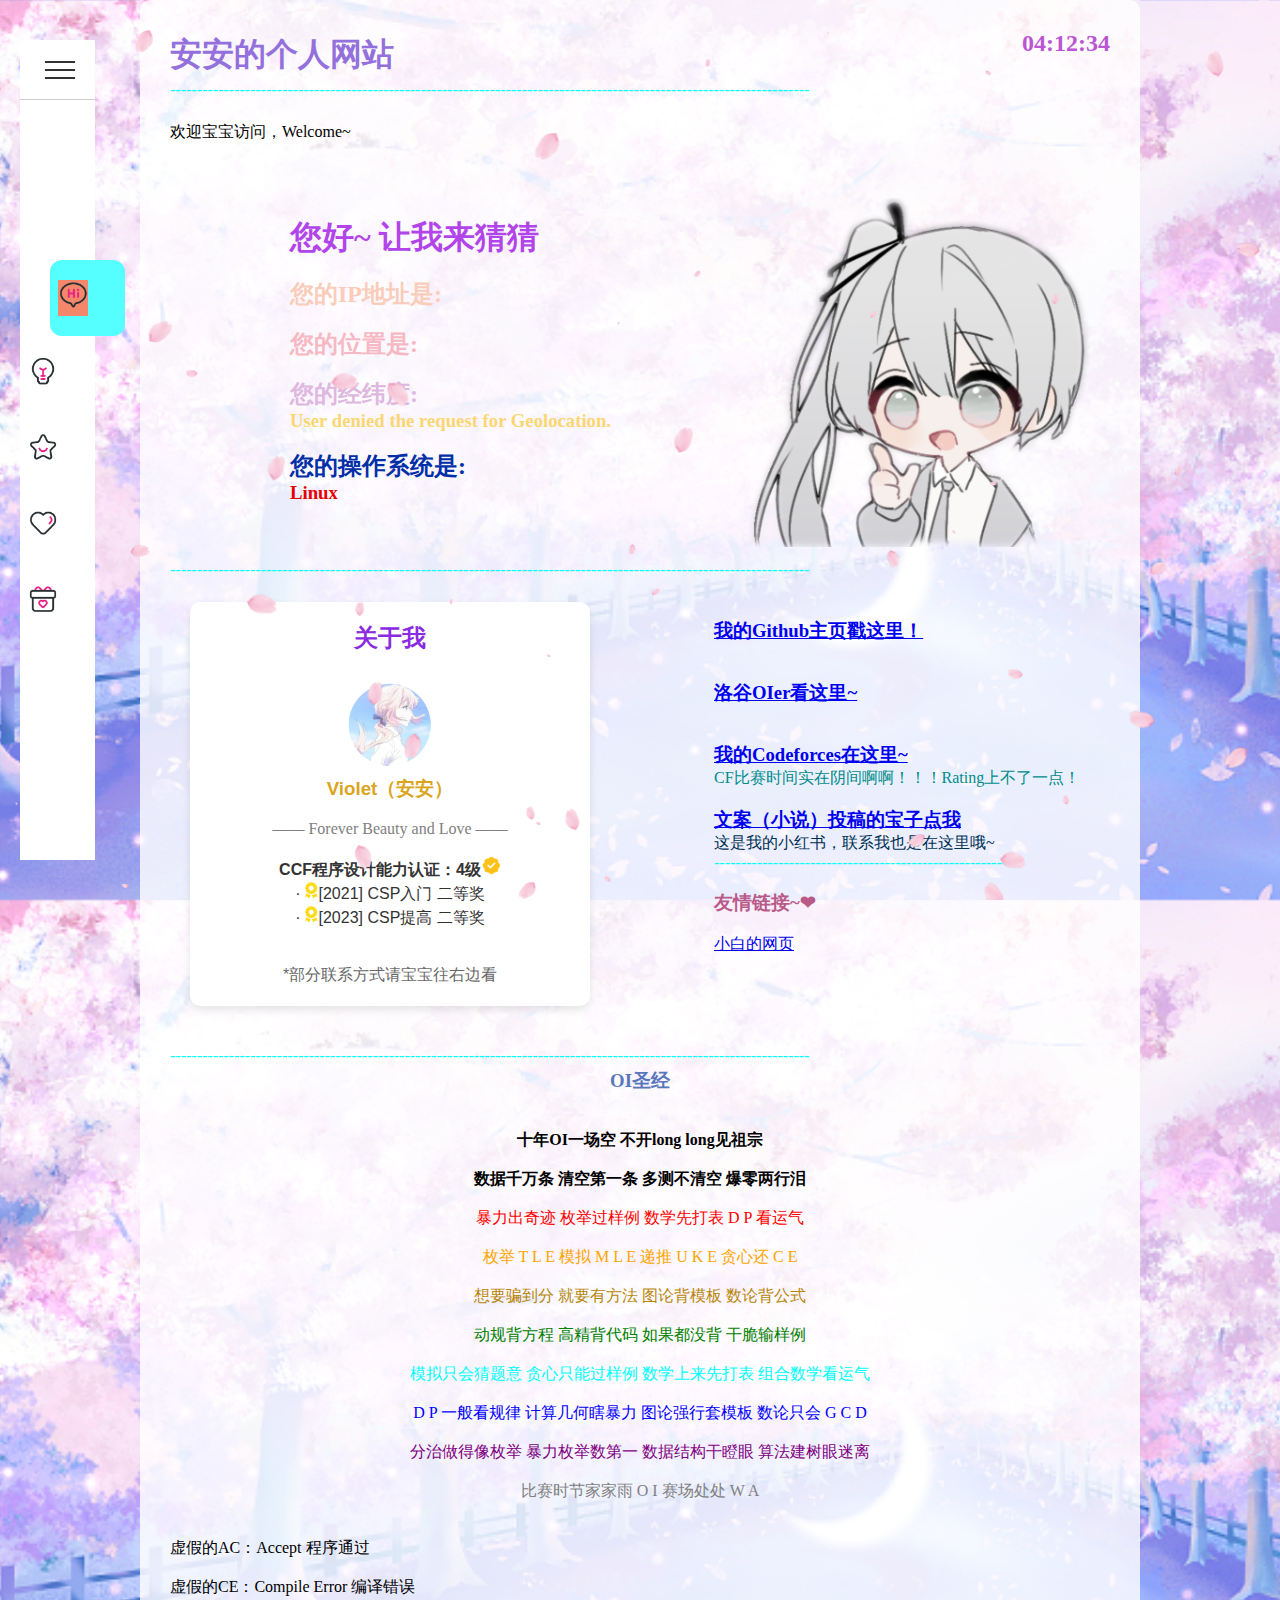
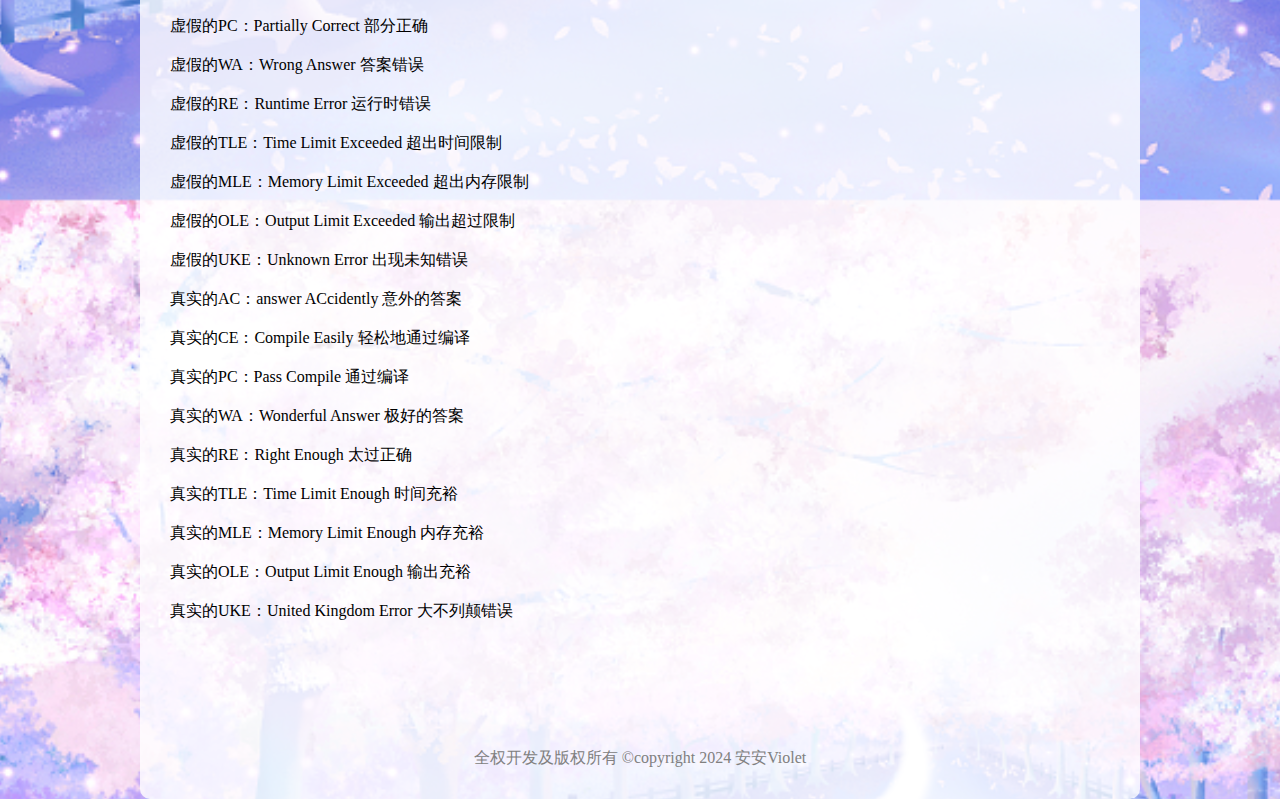
<file: index.html>
<!DOCTYPE html>
<html>
	<head>
		<script>
		        fetch("https://ipapi.co/json/")
		                    .then(response => response.json())
		                    .then(data => {
		                        document.getElementById("ip").textContent =  data.ip;
								document.getElementById("location").textContent =  data.city + ", " + data.region + ", " + data.country;
							});
		    </script>
		<style>
			.image-text-wrapper {
			  text-align: left;
			  margin-left: 120px;
			}
			 
			.image-text-wrapper img {
			  float: right;
			  margin-right: 20px;
			}
		</style>
		<style>
		  
		  canvas {
		    display: block;
		  }
		  </style>
		<meta charset="utf-8" />
		<link rel="icon" href="anan.jpg">
		<title>这里是Anan~ ^O^</title>
		<link rel="stylesheet" href="./general.css"> 
		<link rel="stylesheet" href="./navigation.css"> 
		<link rel="stylesheet" href="./Toggle.css"> 
		<link rel="stylesheet" href="./Toggleup.css"> 
		<link rel="stylesheet" href="./backgrounds.css">
		<link rel="stylesheet" href="./box.css">
		<style>
		.right-align {
		  text-align: right;
		}
		</style>
	</head>
	<body>
		<script type="text/javascript">
		         ! function (e, t, a) {
		            function r() {
		                for (var e = 0; e < s.length; e++) s[e].alpha <= 0 ? (t.body.removeChild(s[e].el), s.splice(e, 1)) : (s[
		                        e].y--, s[e].scale += .004, s[e].alpha -= .013, s[e].el.style.cssText = "left:" + s[e].x +
		                    "px;top:" + s[e].y + "px;opacity:" + s[e].alpha + ";transform:scale(" + s[e].scale + "," + s[e]
		                    .scale + ") rotate(45deg);background:" + s[e].color + ";z-index:99999");
		                requestAnimationFrame(r)
		            }
		
		            function n() {
		                var t = "function" == typeof e.onclick && e.onclick;
		                e.onclick = function (e) {
		                    t && t(), o(e)
		                }
		            }
		
		            function o(e) {
		                var a = t.createElement("div");
		                a.className = "heart", s.push({
		                    el: a,
		                    x: e.clientX - 5,
		                    y: e.clientY - 5,
		                    scale: 1,
		                    alpha: 1,
		                    color: c()
		                }), t.body.appendChild(a)
		            }
		
		            function i(e) {
		                var a = t.createElement("style");
		                a.type = "text/css";
		                try {
		                    a.appendChild(t.createTextNode(e))
		                } catch (t) {
		                    a.styleSheet.cssText = e
		                }
		                t.getElementsByTagName("head")[0].appendChild(a)
		            }
		
		            function c() {
		                return "rgb(" + ~~(255 * Math.random()) + "," + ~~(255 * Math.random()) + "," + ~~(255 * Math
		                    .random()) + ")"
		            }
		            var s = [];
		            e.requestAnimationFrame = e.requestAnimationFrame || e.webkitRequestAnimationFrame || e
		                .mozRequestAnimationFrame || e.oRequestAnimationFrame || e.msRequestAnimationFrame || function (e) {
		                    setTimeout(e, 1e3 / 60)
		                }, i(
		                    ".heart{width: 10px;height: 10px;position: fixed;background: #f00;transform: rotate(45deg);-webkit-transform: rotate(45deg);-moz-transform: rotate(45deg);}.heart:after,.heart:before{content: '';width: inherit;height: inherit;background: inherit;border-radius: 50%;-webkit-border-radius: 50%;-moz-border-radius: 50%;position: fixed;}.heart:after{top: -5px;}.heart:before{left: -5px;}"
		                ), n(), r()
		        }(window, document);
				
				(function fairyDustCursor() {

            var possibleColors = ["#D61C59", "#E7D84B", "#1B8798"]
            var width = window.innerWidth;
            var height = window.innerHeight;
            var cursor = { x: width / 2, y: width / 2 };
            var particles = [];

            function init() {
                bindEvents();
                loop();
            }

            // Bind events that are needed
            function bindEvents() {
                document.addEventListener('mousemove', onMouseMove);
                window.addEventListener('resize', onWindowResize);
            }

            function onWindowResize(e) {
                width = window.innerWidth;
                height = window.innerHeight;
            }

            function onMouseMove(e) {
                cursor.x = e.clientX;
                cursor.y = e.clientY;

                addParticle(cursor.x, cursor.y, possibleColors[Math.floor(Math.random() * possibleColors.length)]);
            }

            function addParticle(x, y, color) {
                var particle = new Particle();
                particle.init(x, y, color);
                particles.push(particle);
            }

            function updateParticles() {

                // Updated
                for (var i = 0; i < particles.length; i++) {
                    particles[i].update();
                }

                // Remove dead particles
                for (var i = particles.length - 1; i >= 0; i--) {
                    if (particles[i].lifeSpan < 0) {
                        particles[i].die();
                        particles.splice(i, 1);
                    }
                }

            }

            function loop() {
                requestAnimationFrame(loop);
                updateParticles();
            }

            /**
             * Particles
             */

            function Particle() {

                this.character = "*";
                this.lifeSpan = 120; //ms
                this.initialStyles = {
                    "position": "fixed",
                    "display": "inline-block",
                    "top": "0px",
                    "left": "0px",
                    "pointerEvents": "none",
                    "touch-action": "none",
                    "z-index": "10000000",
                    "fontSize": "25px",
                    "will-change": "transform"
                };

                // Init, and set properties
                this.init = function (x, y, color) {

                    this.velocity = {
                        x: (Math.random() < 0.5 ? -1 : 1) * (Math.random() / 2),
                        y: 1
                    };

                    this.position = { x: x + 10, y: y + 10 };
                    this.initialStyles.color = color;

                    this.element = document.createElement('span');
                    this.element.innerHTML = this.character;
                    applyProperties(this.element, this.initialStyles);
                    this.update();

                    document.querySelector('.js-cursor-container').appendChild(this.element);
                };

                this.update = function () {
                    this.position.x += this.velocity.x;
                    this.position.y += this.velocity.y;
                    this.lifeSpan--;

                    this.element.style.transform = "translate3d(" + this.position.x + "px," + this.position.y + "px, 0) scale(" + (this.lifeSpan / 120) + ")";
                }

                this.die = function () {
                    this.element.parentNode.removeChild(this.element);
                }

            }

            /**
             * Utils
             */

            // Applies css `properties` to an element.
            function applyProperties(target, properties) {
                for (var key in properties) {
                    target.style[key] = properties[key];
                }
            }

            if (!('ontouchstart' in window || navigator.msMaxTouchPoints)) init();
        })();    
		    </script>
			<script src="sakura.js"></script>
			<span class="js-cursor-container"></span>
			    <script>
			        (function fairyDustCursor() {
			
			            var possibleColors = ["#D61C59", "#E7D84B", "#1B8798"]
			            var width = window.innerWidth;
			            var height = window.innerHeight;
			            var cursor = { x: width / 2, y: width / 2 };
			            var particles = [];
			
			            function init() {
			                bindEvents();
			                loop();
			            }
			
			            // Bind events that are needed
			            function bindEvents() {
			                document.addEventListener('mousemove', onMouseMove);
			                window.addEventListener('resize', onWindowResize);
			            }
			
			            function onWindowResize(e) {
			                width = window.innerWidth;
			                height = window.innerHeight;
			            }
			
			            function onMouseMove(e) {
			                cursor.x = e.clientX;
			                cursor.y = e.clientY;
			
			                addParticle(cursor.x, cursor.y, possibleColors[Math.floor(Math.random() * possibleColors.length)]);
			            }
			
			            function addParticle(x, y, color) {
			                var particle = new Particle();
			                particle.init(x, y, color);
			                particles.push(particle);
			            }
			
			            function updateParticles() {
			
			                // Updated
			                for (var i = 0; i < particles.length; i++) {
			                    particles[i].update();
			                }
			
			                // Remove dead particles
			                for (var i = particles.length - 1; i >= 0; i--) {
			                    if (particles[i].lifeSpan < 0) {
			                        particles[i].die();
			                        particles.splice(i, 1);
			                    }
			                }
			
			            }
			
			            function loop() {
			                requestAnimationFrame(loop);
			                updateParticles();
			            }
			
			            /**
			             * Particles
			             */
			
			            function Particle() {
			
			                this.character = "✧";
			                this.lifeSpan = 120; //ms
			                this.initialStyles = {
			                    "position": "fixed",
			                    "display": "inline-block",
			                    "top": "0px",
			                    "left": "0px",
			                    "pointerEvents": "none",
			                    "touch-action": "none",
			                    "z-index": "10000000",
			                    "fontSize": "25px",
			                    "will-change": "transform"
			                };
			
			                // Init, and set properties
			                this.init = function (x, y, color) {
			
			                    this.velocity = {
			                        x: (Math.random() < 0.5 ? -1 : 1) * (Math.random() / 2),
			                        y: 1
			                    };
			
			                    this.position = { x: x + 10, y: y + 10 };
			                    this.initialStyles.color = color;
			
			                    this.element = document.createElement('span');
			                    this.element.innerHTML = this.character;
			                    applyProperties(this.element, this.initialStyles);
			                    this.update();
			
			                    document.querySelector('.js-cursor-container').appendChild(this.element);
			                };
			
			                this.update = function () {
			                    this.position.x += this.velocity.x;
			                    this.position.y += this.velocity.y;
			                    this.lifeSpan--;
			
			                    this.element.style.transform = "translate3d(" + this.position.x + "px," + this.position.y + "px, 0) scale(" + (this.lifeSpan / 120) + ")";
			                }
			
			                this.die = function () {
			                    this.element.parentNode.removeChild(this.element);
			                }
			
			            }
			
			            /**
			             * Utils
			             */
			
			            // Applies css `properties` to an element.
			            function applyProperties(target, properties) {
			                for (var key in properties) {
			                    target.style[key] = properties[key];
			                }
			            }
			
			            if (!('ontouchstart' in window || navigator.msMaxTouchPoints)) init();
			        })();    
			    </script>
		<div class="navigation">
			<div class="menuToggle"></div>
			<ul>
				<li class="list active">
					<a href="index.html" style="--clr:#f4866a;">
						<span class="icon">
							<i><img src="./打招呼.png" width="30" alt="首页" /></i>
						</span>
						<span class="text">首页</span>
					</a>
				</li>
				<li class="list">
					<a href="tools.html" style="--clr:#ffa117;">
						<span class="icon">
							<i><img src="./公告.png" width="30" alt="小工具" /></i>
						</span>
						<span class="text">小工具</span>
					</a>
				</li>
				<li class="list">
					<a href="code.html" style="--clr:#0fc70f;">
						<span class="icon">
							<i><img src="./关注.png" width="30" alt="模板代码" /></i>
						</span>
						<span class="text">模板代码</span>
					</a>
				</li>
				<li class="list">
					<a href="ilovelinanyu.html" style="--clr:#2196f3;">
						<span class="icon">
							<i><img src="./喜欢.png" width="30" alt="关于哥哥" /></i>
						</span>
						<span class="text">关于哥哥</span>
					</a>
				</li>
				<li class="list">
					<a href="passage.html" style="--clr:#b145e9;">
						<span class="icon">
							<i><img src="./礼物.png" width="30" alt="文案" /></i>
						</span>
						<span class="text">文案</span>
					</a>
				</li>
			</ul>
		</div>
		<script src="./active.js"></script>
		<script src="./changeactive.js"></script>
		<div class="container">
		    <div class="sidebar"></div>  
		    <div class="content">  
		        <!-- 主页内容 -->  
	
	<div style="display: flex; justify-content: space-between;">  
	  <span><h1 style="line-height: 1.5; color:mediumpurple">安安的个人网站</h1></span>  
	  <span><h2 id="time" style="color: mediumorchid"></h2></span>  
	</div>
				<p style="line-height: 1.5; color:aqua">------------------------------------------------------------------------------------------------------------------------</p>
				  <br>
				  <p style="line-height: 1.5;">欢迎宝宝访问，Welcome~</p><br>
				  
				  <br><br>
				  <div class="image-text-wrapper">
				    <img src="picture.png" alt="安安" width="350">
					<br>
				    <h1 style="color: #b145e9"><font face="华文彩云">您好~ 让我来猜猜</font></h1><br>
					<font face="华文彩云"><h2 style="color: #facdba">您的IP地址是:</h2></font>
					<h3 id="ip" style="color: #7fb3d8"></h3><br>
					<font face="华文彩云"><h2 style="color: #f6b9c3">您的位置是:</h2></font>
					<h3 id="location" style="color: #7eb699"></h3><br>
					<font face="华文彩云"><h2 style="color: #deb8df">您的经纬度:</h2></font>
					<h3 id="ns" style="color: #fad773"></h3><br>
					<font face="华文彩云"><h2 style="color: #002fa7">您的操作系统是:</h2></font>
					<h3 id="os" style="color: #e60000"></h3><br>
				  </div>
				  <br><br>
				  <p style="line-height: 1.5; color:aqua">------------------------------------------------------------------------------------------------------------------------</p>
				<div class="text-box">
				<h2 style="color: blueviolet">关于我</h2><br>
				<img src="me.png" alt="安安" width="100">
				<h3 style="color: goldenrod">Violet（安安）</h3><br>
				<font face="CommercialScript BT"><p style="color: gray">—— Forever Beauty and Love ——</p></font>
				<br>
				<h4>CCF程序设计能力认证：4级<img src="renz.png" width="20"></h4>
				<p>·<img src="./award.png" width="18">[2021] CSP入门 二等奖</p>
				<p>·<img src="./award.png" width="18">[2023] CSP提高 二等奖</p>
				<br><br>
				<p style="color: dimgray">*部分联系方式请宝宝往右边看</p>
				</div>
				<div class="right">
					<br><br>
					<a href="https://github.com/123fsdfdg" target="_blank"><h3>我的Github主页戳这里！</h3></a>
					<br><br>
					<a href="https://www.luogu.com.cn/user/346868" target="_blank"><h3>洛谷OIer看这里~</h3></a>
					<br><br>
					<a href="https://codeforces.com/profile/Violet_Anan" target="_blank"><h3>我的Codeforces在这里~</h3></a>
					<p style="color: #008c8c">CF比赛时间实在阴间啊啊！！！Rating上不了一点！</p>
					<br>
					<a href="https://www.xiaohongshu.com/user/profile/62ceb922000000000303d1c6" target="_blank"><h3>文案（小说）投稿的宝子点我</h3></a>
					<p style="color: #003153">这是我的小红书，联系我也是在这里哦~</p>
					<p style="color: aqua">-------------------------------------------------------</p>
					<br>
					<h3 style="color: #b95a89">友情链接~❤</h3><br>
					<a target="_blank" href="https://bhdysq0209.github.io/12345/">小白的网页</a>
					</div>
					<br><br><p style="line-height: 1.5; color:aqua">------------------------------------------------------------------------------------------------------------------------</p>
					<h3 style="color: #5976ba" align="center">OI圣经</h3>
					<br><br>
					<h4 align="center">十年OI一场空 不开long long见祖宗</h4>
					<br>
					<h4 align="center">数据千万条 清空第一条 多测不清空 爆零两行泪</h4>
					<br>
					<p style="color: red" align="center">暴力出奇迹 枚举过样例 数学先打表 D P 看运气</p>
					<br>
					<p style="color: orange" align="center">枚举 T L E 模拟 M L E 递推 U K E 贪心还 C E</p>
					<br>
					<p style="color: darkgoldenrod" align="center">想要骗到分 就要有方法 图论背模板 数论背公式</p>
					<br>
					<p style="color: green" align="center">动规背方程 高精背代码 如果都没背 干脆输样例</p>
					<br>
					<p style="color: cyan" align="center">模拟只会猜题意 贪心只能过样例 数学上来先打表 组合数学看运气</p>
					<br>
					<p style="color: blue" align="center">D P 一般看规律 计算几何瞎暴力 图论强行套模板 数论只会 G C D</p>
					<br>
					<p style="color: purple" align="center">分治做得像枚举 暴力枚举数第一 数据结构干瞪眼 算法建树眼迷离</p>
					<br>
					<p style="color: gray" align="center">比赛时节家家雨 O I 赛场处处 W A </p><br><br>
					<p>虚假的AC：Accept 程序通过</p><br>
					
					<p>虚假的CE：Compile Error 编译错误</p><br>
					
					<p>虚假的PC：Partially Correct 部分正确</p><br>
					
					<p>虚假的WA：Wrong Answer 答案错误</p><br>
					
					<p>虚假的RE：Runtime Error 运行时错误</p><br>
					
					<p>虚假的TLE：Time Limit Exceeded 超出时间限制</p><br>
					
					<p>虚假的MLE：Memory Limit Exceeded 超出内存限制</p><br>
					
					<p>虚假的OLE：Output Limit Exceeded 输出超过限制</p><br>
					
					<p>虚假的UKE：Unknown Error 出现未知错误</p><br>
					
					<p>真实的AC：answer ACcidently 意外的答案</p><br>
					
					<p>真实的CE：Compile Easily 轻松地通过编译</p><br>
					
					<p>真实的PC：Pass Compile 通过编译</p><br>
					
					<p>真实的WA：Wonderful Answer 极好的答案</p><br>
					
					<p>真实的RE：Right Enough 太过正确</p><br>
					
					<p>真实的TLE：Time Limit Enough 时间充裕</p><br>
					
					<p>真实的MLE：Memory Limit Enough 内存充裕</p><br>
					
					<p>真实的OLE：Output Limit Enough 输出充裕</p><br>
					
					<p>真实的UKE：United Kingdom Error 大不列颠错误</p><br>
					

				<br><br><br><br><br><br>
		<p style="text-align: center; color: gray">全权开发及版权所有 ©copyright 2024 安安Violet</p>
			</div> 
		</div> 
		
	</body>
</html>
<script>
        function getLocation() {
            if (navigator.geolocation) {
                navigator.geolocation.getCurrentPosition(showPosition, showError);
            } else {
                document.getElementById("ns").innerHTML = "Geolocation is not supported by this browser.";
            }
        }
 
        function showPosition(position) {
            var latitude = position.coords.latitude;
            var longitude = position.coords.longitude;
            document.getElementById("ns").innerHTML = latitude + "° N , " 
             + longitude+"° E";
        }
 
        function showError(error) {
            switch(error.code) {
                case error.PERMISSION_DENIED:
                    document.getElementById("ns").innerHTML = "User denied the request for Geolocation."
                    break;
                case error.POSITION_UNAVAILABLE:
                    document.getElementById("ns").innerHTML = "Location information is unavailable."
                    break;
                case error.TIMEOUT:
                    document.getElementById("ns").innerHTML = "The request to get user location timed out."
                    break;
                case error.UNKNOWN_ERROR:
                    document.getElementById("ns").innerHTML = "An unknown error occurred."
                    break;
            }
        }
 
        getLocation();
  
	function displayTime() {  
	        var now = new Date();  
	        var hours = now.getHours();  
	        var minutes = now.getMinutes();  
	        var seconds = now.getSeconds();  
	        hours = hours < 10 ? '0' + hours : hours;  
	        minutes = minutes < 10 ? '0' + minutes : minutes;  
	        seconds = seconds < 10 ? '0' + seconds : seconds;  
	        document.getElementById('time').innerText = hours + ':' + minutes + ':' + seconds;  
	    }  
	
       function detectOS() {
                   var userAgent = navigator.userAgent || navigator.vendor || window.opera;
                   
                   if (userAgent.match(/windows/i)) {
                       return 'Windows';
                   }
                   else if (userAgent.match(/mac/i)) {
                       return 'Mac';
                   }
                   else if (userAgent.match(/linux/i)) {
                       return 'Linux';
                   }
                   else if (userAgent.match(/iphone/i)) {
                       return 'iOS';
                   }
                   else if (userAgent.match(/android/i)) {
                       return 'Android';
                   }
                   else {
                       return 'Unknown';
                   }
               }
 
 
         window.onload = function() {  
                getLocation(); // 调用地理位置函数  
                displayTime(); // 初始化时间显示  
                setInterval(displayTime, 1000); // 每秒更新时间  
                var OSName = detectOS();
                            document.getElementById('os').innerHTML =  OSName;}; // 调用浏览器检测函数  
    </script>
</file>
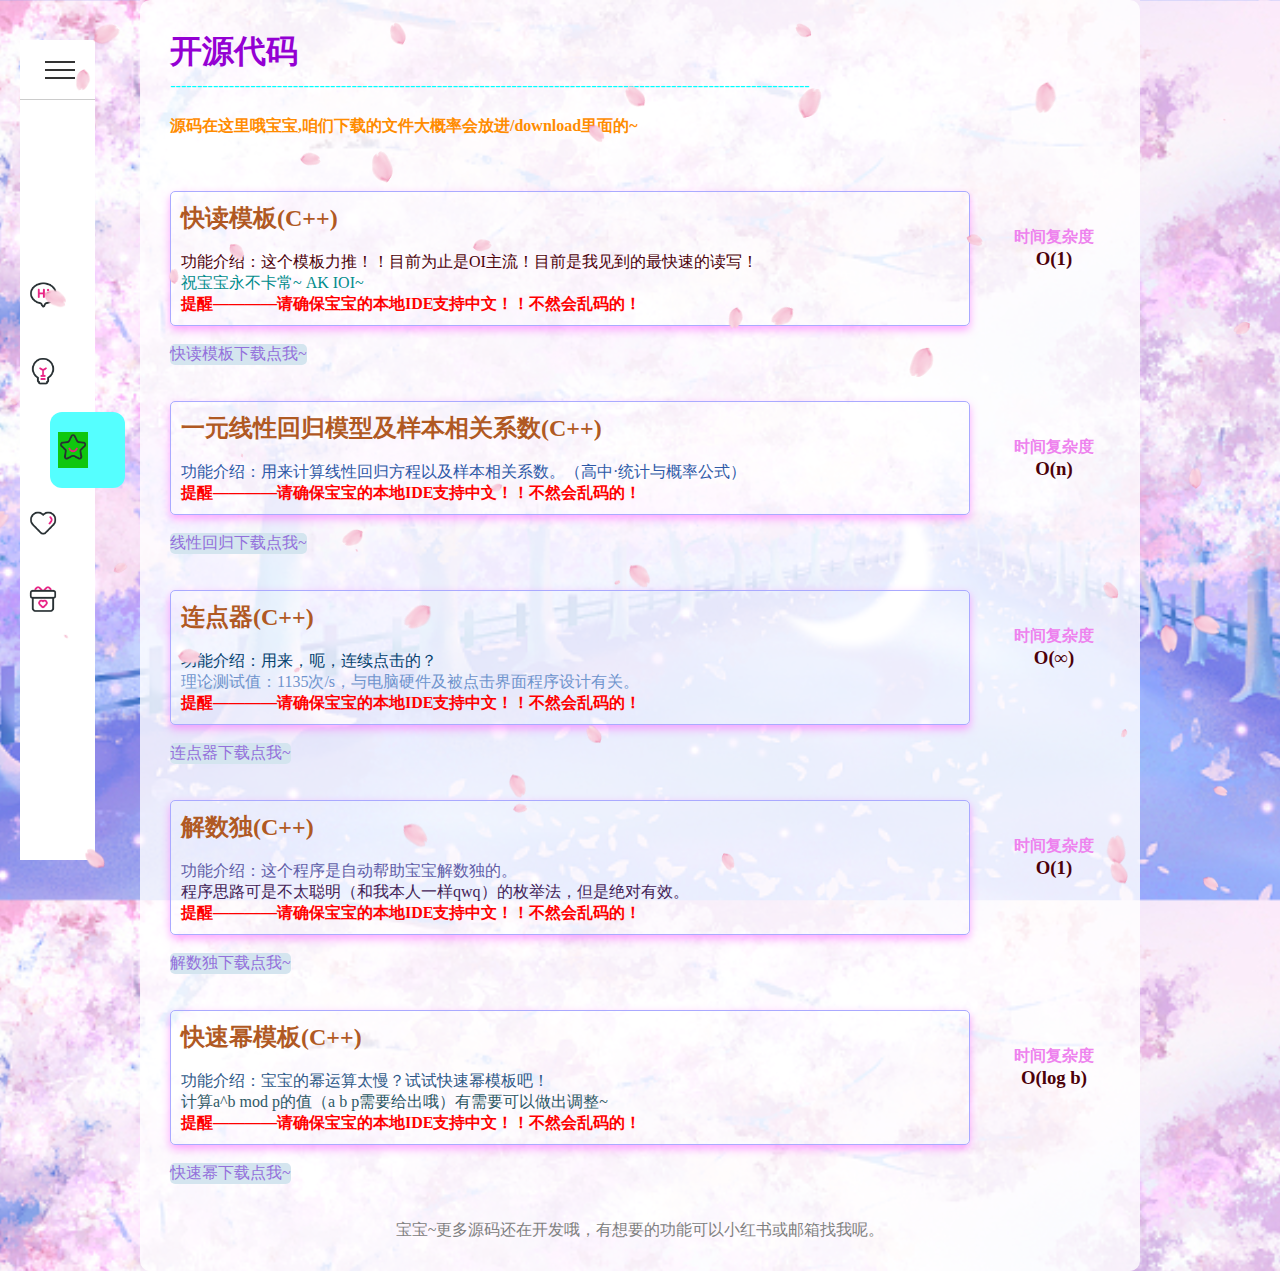
<file: code.html>
<!DOCTYPE html>
<html>
	<head>
		<style>  
		.download-btn {  
		    display: inline-block;    
		    color: mediumpurple;  
			background-color: #d4e5ef;
		    text-decoration: none;  
		    border-radius: 5px;  
		}  
		 
		.download-btn:hover {  
		    background-color: #98b6c2;  
		}  
		</style>  
		<title>开源在这里！</title>
		<link rel="stylesheet" href="./general.css"> 
		<link rel="stylesheet" href="./navigation.css"> 
		<link rel="stylesheet" href="./Toggle.css"> 
		<link rel="stylesheet" href="./Toggleup.css"> 
		<link rel="stylesheet" href="./backgrounds.css">
		<link rel="stylesheet" href="./toolbox.css">
		<style>
		.right-align {
		  text-align: right;
		}
		</style>
	</head>
	<body>
		<div class="navigation">
			<div class="menuToggle"></div>
			<ul>
				<li class="list">
					<a href="index.html" style="--clr:#f4866a;">
						<span class="icon">
							<i><img src="./打招呼.png" width="30" alt="首页" /></i>
						</span>
						<span class="text">首页</span>
					</a>
				</li>
				<li class="list">
					<a href="tools.html" style="--clr:#ffa117;">
						<span class="icon">
							<i><img src="./公告.png" width="30" alt="小工具" /></i>
						</span>
						<span class="text">小工具</span>
					</a>
				</li>
				<li class="list active">
					<a href="code.html" style="--clr:#0fc70f;">
						<span class="icon">
							<i><img src="./关注.png" width="30" alt="模板代码" /></i>
						</span>
						<span class="text">模板代码</span>
					</a>
				</li>
				<li class="list">
					<a href="ilovelinanyu.html" style="--clr:#2196f3;">
						<span class="icon">
							<i><img src="./喜欢.png" width="30" alt="关于哥哥" /></i>
						</span>
						<span class="text">关于哥哥</span>
					</a>
				</li>
				<li class="list">
					<a href="passage.html" style="--clr:#b145e9;">
						<span class="icon">
							<i><img src="./礼物.png" width="30" alt="文案" /></i>
						</span>
						<span class="text">文案</span>
					</a>
				</li>
			</ul>
		</div>
		<script src="./active.js"></script>
		<script src="./changeactive.js"></script>
		<script type="text/javascript">
		         ! function (e, t, a) {
		            function r() {
		                for (var e = 0; e < s.length; e++) s[e].alpha <= 0 ? (t.body.removeChild(s[e].el), s.splice(e, 1)) : (s[
		                        e].y--, s[e].scale += .004, s[e].alpha -= .013, s[e].el.style.cssText = "left:" + s[e].x +
		                    "px;top:" + s[e].y + "px;opacity:" + s[e].alpha + ";transform:scale(" + s[e].scale + "," + s[e]
		                    .scale + ") rotate(45deg);background:" + s[e].color + ";z-index:99999");
		                requestAnimationFrame(r)
		            }
		
		            function n() {
		                var t = "function" == typeof e.onclick && e.onclick;
		                e.onclick = function (e) {
		                    t && t(), o(e)
		                }
		            }
		
		            function o(e) {
		                var a = t.createElement("div");
		                a.className = "heart", s.push({
		                    el: a,
		                    x: e.clientX - 5,
		                    y: e.clientY - 5,
		                    scale: 1,
		                    alpha: 1,
		                    color: c()
		                }), t.body.appendChild(a)
		            }
		
		            function i(e) {
		                var a = t.createElement("style");
		                a.type = "text/css";
		                try {
		                    a.appendChild(t.createTextNode(e))
		                } catch (t) {
		                    a.styleSheet.cssText = e
		                }
		                t.getElementsByTagName("head")[0].appendChild(a)
		            }
		
		            function c() {
		                return "rgb(" + ~~(255 * Math.random()) + "," + ~~(255 * Math.random()) + "," + ~~(255 * Math
		                    .random()) + ")"
		            }
		            var s = [];
		            e.requestAnimationFrame = e.requestAnimationFrame || e.webkitRequestAnimationFrame || e
		                .mozRequestAnimationFrame || e.oRequestAnimationFrame || e.msRequestAnimationFrame || function (e) {
		                    setTimeout(e, 1e3 / 60)
		                }, i(
		                    ".heart{width: 10px;height: 10px;position: fixed;background: #f00;transform: rotate(45deg);-webkit-transform: rotate(45deg);-moz-transform: rotate(45deg);}.heart:after,.heart:before{content: '';width: inherit;height: inherit;background: inherit;border-radius: 50%;-webkit-border-radius: 50%;-moz-border-radius: 50%;position: fixed;}.heart:after{top: -5px;}.heart:before{left: -5px;}"
		                ), n(), r()
		        }(window, document);
				
				(function fairyDustCursor() {
		
		    var possibleColors = ["#D61C59", "#E7D84B", "#1B8798"]
		    var width = window.innerWidth;
		    var height = window.innerHeight;
		    var cursor = { x: width / 2, y: width / 2 };
		    var particles = [];
		
		    function init() {
		        bindEvents();
		        loop();
		    }
		
		    // Bind events that are needed
		    function bindEvents() {
		        document.addEventListener('mousemove', onMouseMove);
		        window.addEventListener('resize', onWindowResize);
		    }
		
		    function onWindowResize(e) {
		        width = window.innerWidth;
		        height = window.innerHeight;
		    }
		
		    function onMouseMove(e) {
		        cursor.x = e.clientX;
		        cursor.y = e.clientY;
		
		        addParticle(cursor.x, cursor.y, possibleColors[Math.floor(Math.random() * possibleColors.length)]);
		    }
		
		    function addParticle(x, y, color) {
		        var particle = new Particle();
		        particle.init(x, y, color);
		        particles.push(particle);
		    }
		
		    function updateParticles() {
		
		        // Updated
		        for (var i = 0; i < particles.length; i++) {
		            particles[i].update();
		        }
		
		        // Remove dead particles
		        for (var i = particles.length - 1; i >= 0; i--) {
		            if (particles[i].lifeSpan < 0) {
		                particles[i].die();
		                particles.splice(i, 1);
		            }
		        }
		
		    }
		
		    function loop() {
		        requestAnimationFrame(loop);
		        updateParticles();
		    }
		
		    /**
		     * Particles
		     */
		
		    function Particle() {
		
		        this.character = "*";
		        this.lifeSpan = 120; //ms
		        this.initialStyles = {
		            "position": "fixed",
		            "display": "inline-block",
		            "top": "0px",
		            "left": "0px",
		            "pointerEvents": "none",
		            "touch-action": "none",
		            "z-index": "10000000",
		            "fontSize": "25px",
		            "will-change": "transform"
		        };
		
		        // Init, and set properties
		        this.init = function (x, y, color) {
		
		            this.velocity = {
		                x: (Math.random() < 0.5 ? -1 : 1) * (Math.random() / 2),
		                y: 1
		            };
		
		            this.position = { x: x + 10, y: y + 10 };
		            this.initialStyles.color = color;
		
		            this.element = document.createElement('span');
		            this.element.innerHTML = this.character;
		            applyProperties(this.element, this.initialStyles);
		            this.update();
		
		            document.querySelector('.js-cursor-container').appendChild(this.element);
		        };
		
		        this.update = function () {
		            this.position.x += this.velocity.x;
		            this.position.y += this.velocity.y;
		            this.lifeSpan--;
		
		            this.element.style.transform = "translate3d(" + this.position.x + "px," + this.position.y + "px, 0) scale(" + (this.lifeSpan / 120) + ")";
		        }
		
		        this.die = function () {
		            this.element.parentNode.removeChild(this.element);
		        }
		
		    }
		
		    /**
		     * Utils
		     */
		
		    // Applies css `properties` to an element.
		    function applyProperties(target, properties) {
		        for (var key in properties) {
		            target.style[key] = properties[key];
		        }
		    }
		
		    if (!('ontouchstart' in window || navigator.msMaxTouchPoints)) init();
		})();    
		    </script>
			<script src="sakura.js"></script>
			<span class="js-cursor-container"></span>
			    <script>
			        (function fairyDustCursor() {
			
			            var possibleColors = ["#D61C59", "#E7D84B", "#1B8798"]
			            var width = window.innerWidth;
			            var height = window.innerHeight;
			            var cursor = { x: width / 2, y: width / 2 };
			            var particles = [];
			
			            function init() {
			                bindEvents();
			                loop();
			            }
			
			            // Bind events that are needed
			            function bindEvents() {
			                document.addEventListener('mousemove', onMouseMove);
			                window.addEventListener('resize', onWindowResize);
			            }
			
			            function onWindowResize(e) {
			                width = window.innerWidth;
			                height = window.innerHeight;
			            }
			
			            function onMouseMove(e) {
			                cursor.x = e.clientX;
			                cursor.y = e.clientY;
			
			                addParticle(cursor.x, cursor.y, possibleColors[Math.floor(Math.random() * possibleColors.length)]);
			            }
			
			            function addParticle(x, y, color) {
			                var particle = new Particle();
			                particle.init(x, y, color);
			                particles.push(particle);
			            }
			
			            function updateParticles() {
			
			                // Updated
			                for (var i = 0; i < particles.length; i++) {
			                    particles[i].update();
			                }
			
			                // Remove dead particles
			                for (var i = particles.length - 1; i >= 0; i--) {
			                    if (particles[i].lifeSpan < 0) {
			                        particles[i].die();
			                        particles.splice(i, 1);
			                    }
			                }
			
			            }
			
			            function loop() {
			                requestAnimationFrame(loop);
			                updateParticles();
			            }
			
			            /**
			             * Particles
			             */
			
			            function Particle() {
			
			                this.character = "✧";
			                this.lifeSpan = 120; //ms
			                this.initialStyles = {
			                    "position": "fixed",
			                    "display": "inline-block",
			                    "top": "0px",
			                    "left": "0px",
			                    "pointerEvents": "none",
			                    "touch-action": "none",
			                    "z-index": "10000000",
			                    "fontSize": "25px",
			                    "will-change": "transform"
			                };
			
			                // Init, and set properties
			                this.init = function (x, y, color) {
			
			                    this.velocity = {
			                        x: (Math.random() < 0.5 ? -1 : 1) * (Math.random() / 2),
			                        y: 1
			                    };
			
			                    this.position = { x: x + 10, y: y + 10 };
			                    this.initialStyles.color = color;
			
			                    this.element = document.createElement('span');
			                    this.element.innerHTML = this.character;
			                    applyProperties(this.element, this.initialStyles);
			                    this.update();
			
			                    document.querySelector('.js-cursor-container').appendChild(this.element);
			                };
			
			                this.update = function () {
			                    this.position.x += this.velocity.x;
			                    this.position.y += this.velocity.y;
			                    this.lifeSpan--;
			
			                    this.element.style.transform = "translate3d(" + this.position.x + "px," + this.position.y + "px, 0) scale(" + (this.lifeSpan / 120) + ")";
			                }
			
			                this.die = function () {
			                    this.element.parentNode.removeChild(this.element);
			                }
			
			            }
			
			            /**
			             * Utils
			             */
			
			            // Applies css `properties` to an element.
			            function applyProperties(target, properties) {
			                for (var key in properties) {
			                    target.style[key] = properties[key];
			                }
			            }
			
			            if (!('ontouchstart' in window || navigator.msMaxTouchPoints)) init();
			        })();    
			    </script>
		<div class="container">
		    <div class="sidebar"></div>  
		    <div class="content">  
		        <!-- 主页内容 -->  
		    <h1 style="color: darkviolet">开源代码</h1>
		    <p style="line-height: 1.5; color:aqua">------------------------------------------------------------------------------------------------------------------------</p>
		    <br>
		    <h4 style="color:darkorange">源码在这里哦宝宝,咱们下载的文件大概率会放进/download里面的~</h4>
		    <br><br><br>
			<div class="shadow-text-box">
				<h2 style="color:#b05923 ">快读模板(C++)</h2><br>
				<p style="color: #4c0009">功能介绍：这个模板力推！！目前为止是OI主流！目前是我见到的最快速的读写！</p>
				<p style="color :#008c8c">祝宝宝永不卡常~  AK IOI~</p>
				<h4 style="color: red">提醒————请确保宝宝的本地IDE支持中文！！不然会乱码的！</h4>
			</div>
			<div class="toolright">
				<br><br>
				<h4 style="color: violet" align="center">时间复杂度</h4>
				<h3 style="color: #4c0009" align="center">O(1)</h3>
			</div>
			<br><br>
			<a href="./fastread.cpp" download="fastread.cpp" class="download-btn" id="downloadLink">快读模板下载点我~</a>  
			<br><br><br>
			<div class="shadow-text-box">
				<h2 style="color:#b05923 ">一元线性回归模型及样本相关系数(C++)</h2><br>
				<p style="color: #2e59a7">功能介绍：用来计算线性回归方程以及样本相关系数。（高中·统计与概率公式）</p>
				<h4 style="color: red">提醒————请确保宝宝的本地IDE支持中文！！不然会乱码的！</h4>
			</div>
			<div class="toolright">
				<br><br>
				<h4 style="color: violet" align="center">时间复杂度</h4>
				<h3 style="color: #4c0009" align="center">O(n)</h3>
		    </div>  
			<br><br>
			<a href="./model.cpp" download="model.cpp" class="download-btn" id="downloadLink">线性回归下载点我~</a>  
			<br><br><br>
			<div class="shadow-text-box">
				<h2 style="color:#b05923 ">连点器(C++)</h2><br>
				<p style="color: #06436f">功能介绍：用来，呃，连续点击的？</p>
				<p style="color: #6f94cd">理论测试值：1135次/s，与电脑硬件及被点击界面程序设计有关。</p>
				<h4 style="color: red">提醒————请确保宝宝的本地IDE支持中文！！不然会乱码的！</h4>
			</div>
			<div class="toolright">
				<br><br>
				<h4 style="color: violet" align="center">时间复杂度</h4>
				<h3 style="color: #4c0009" align="center">O(∞)</h3>
			</div>  
			<br><br>
			<a href="./ldq.cpp" download="ldq.cpp" class="download-btn" id="downloadLink">连点器下载点我~</a>  
			<br><br><br>
			<div class="shadow-text-box">
				<h2 style="color:#b05923 ">解数独(C++)</h2><br>
				<p style="color: #615ea8">功能介绍：这个程序是自动帮助宝宝解数独的。</p>
				<p style="color: #422256">程序思路可是不太聪明（和我本人一样qwq）的枚举法，但是绝对有效。</p>
				<h4 style="color: red">提醒————请确保宝宝的本地IDE支持中文！！不然会乱码的！</h4>
			</div>
			<div class="toolright">
				<br><br>
				<h4 style="color: violet" align="center">时间复杂度</h4>
				<h3 style="color: #4c0009" align="center">O(1)</h3>
			</div>  
			<br><br>
			<a href="./sd.cpp" download="sd.cpp" class="download-btn" id="downloadLink">解数独下载点我~</a>  
			<br><br><br>
			<div class="shadow-text-box">
				<h2 style="color:#b05923 ">快速幂模板(C++)</h2><br>
				<p style="color: #2e5988">功能介绍：宝宝的幂运算太慢？试试快速幂模板吧！</p>
				<p style="color: #2e5966">计算a^b mod p的值（a b p需要给出哦）有需要可以做出调整~</p>
				<h4 style="color: red">提醒————请确保宝宝的本地IDE支持中文！！不然会乱码的！</h4>
			</div>
			<div class="toolright">
				<br><br>
				<h4 style="color: violet" align="center">时间复杂度</h4>
				<h3 style="color: #4c0009" align="center">O(log b)</h3>
			</div>  
			<br><br>
			<a href="./ksm.cpp" download="ksm.cpp" class="download-btn" id="downloadLink">快速幂下载点我~</a>  
			<br><br><br>
			<p style="color: gray" align="center">宝宝~更多源码还在开发哦，有想要的功能可以小红书或邮箱找我呢。</p>
			</div>
		</div> 
	</body>
</html>
</file>
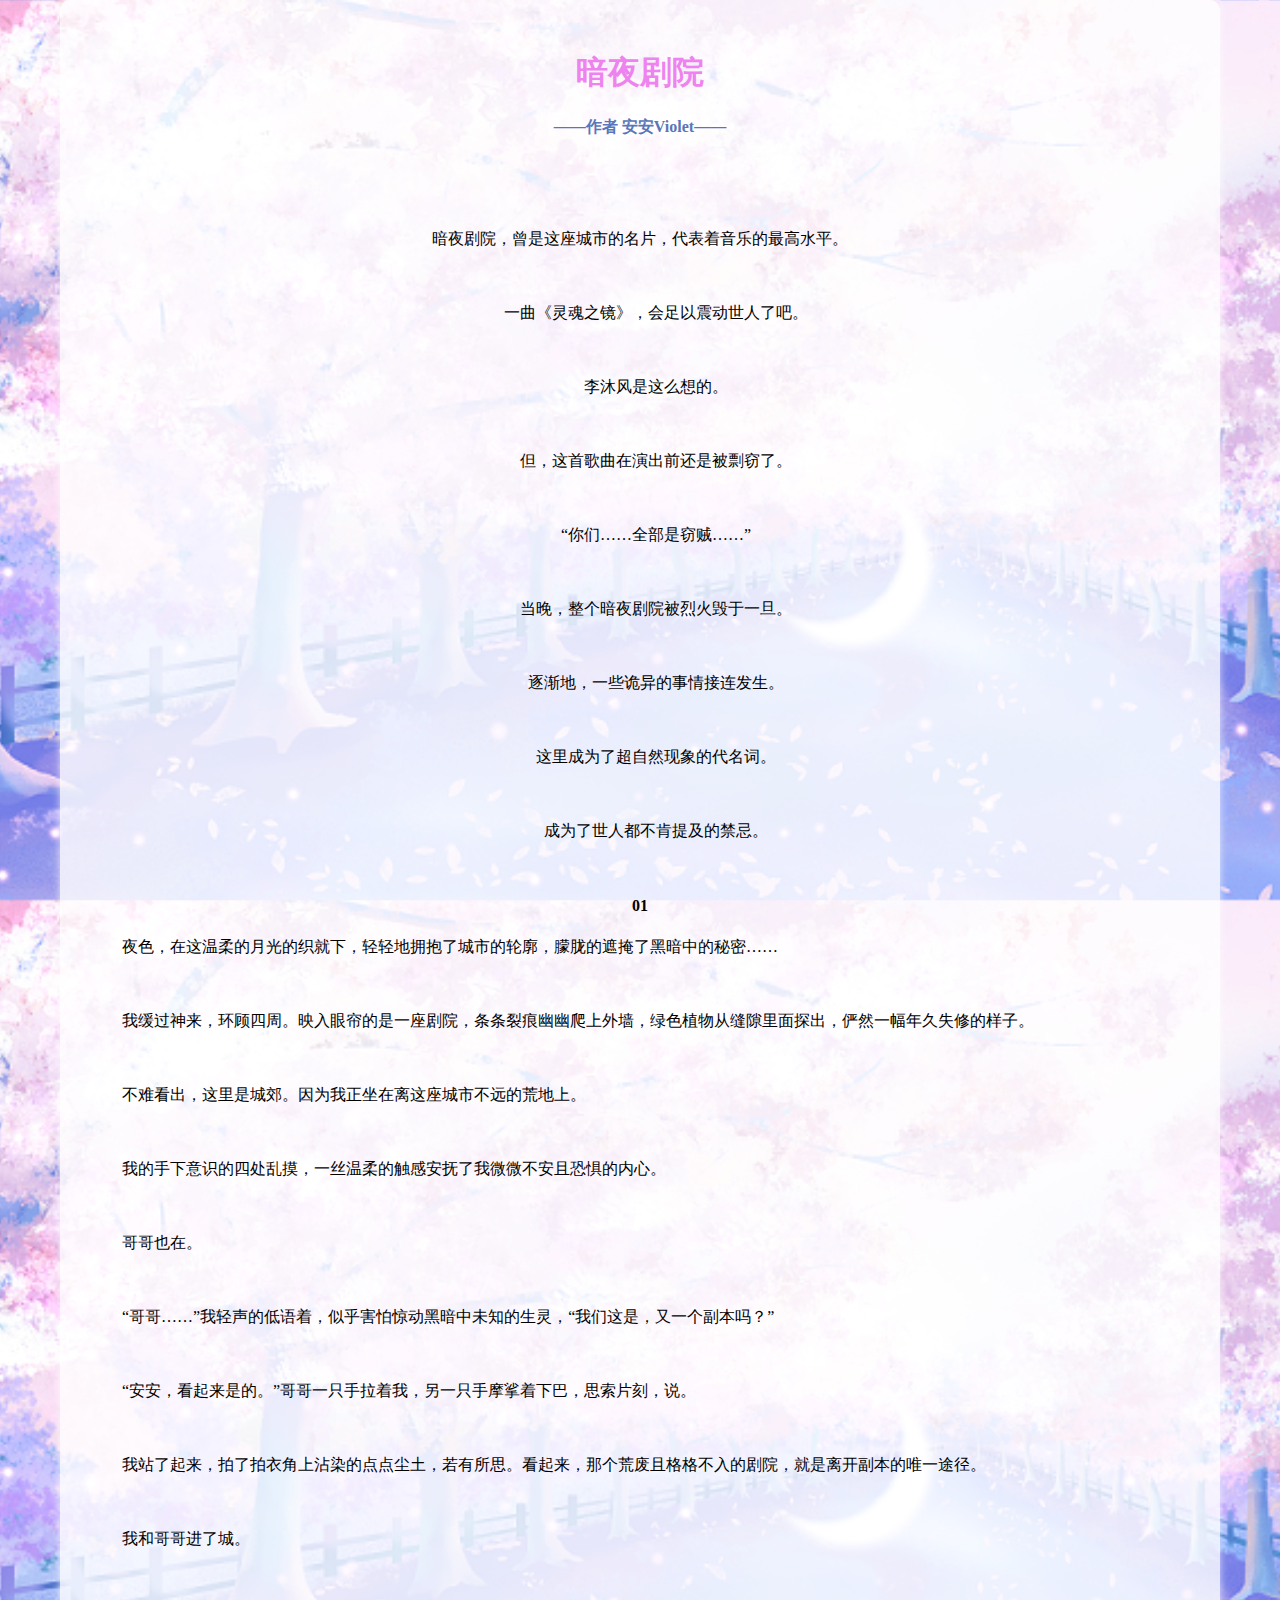
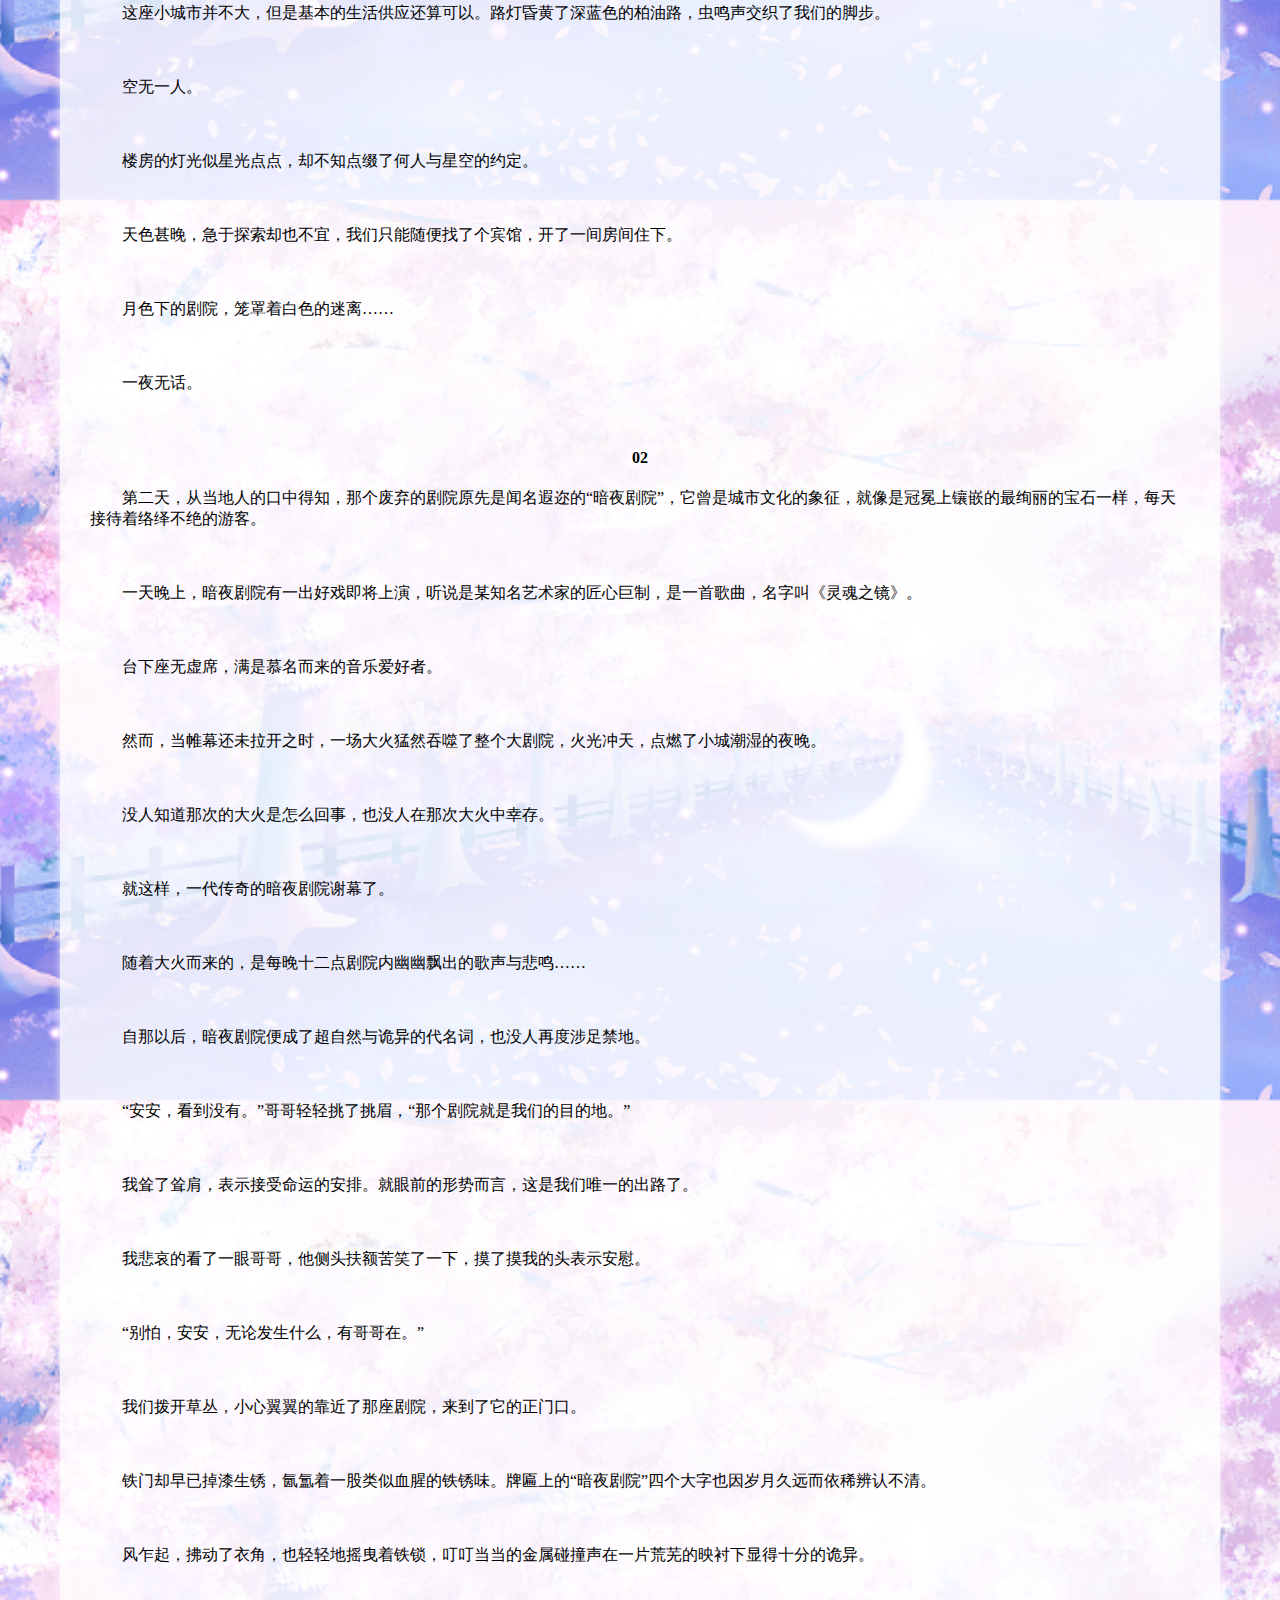
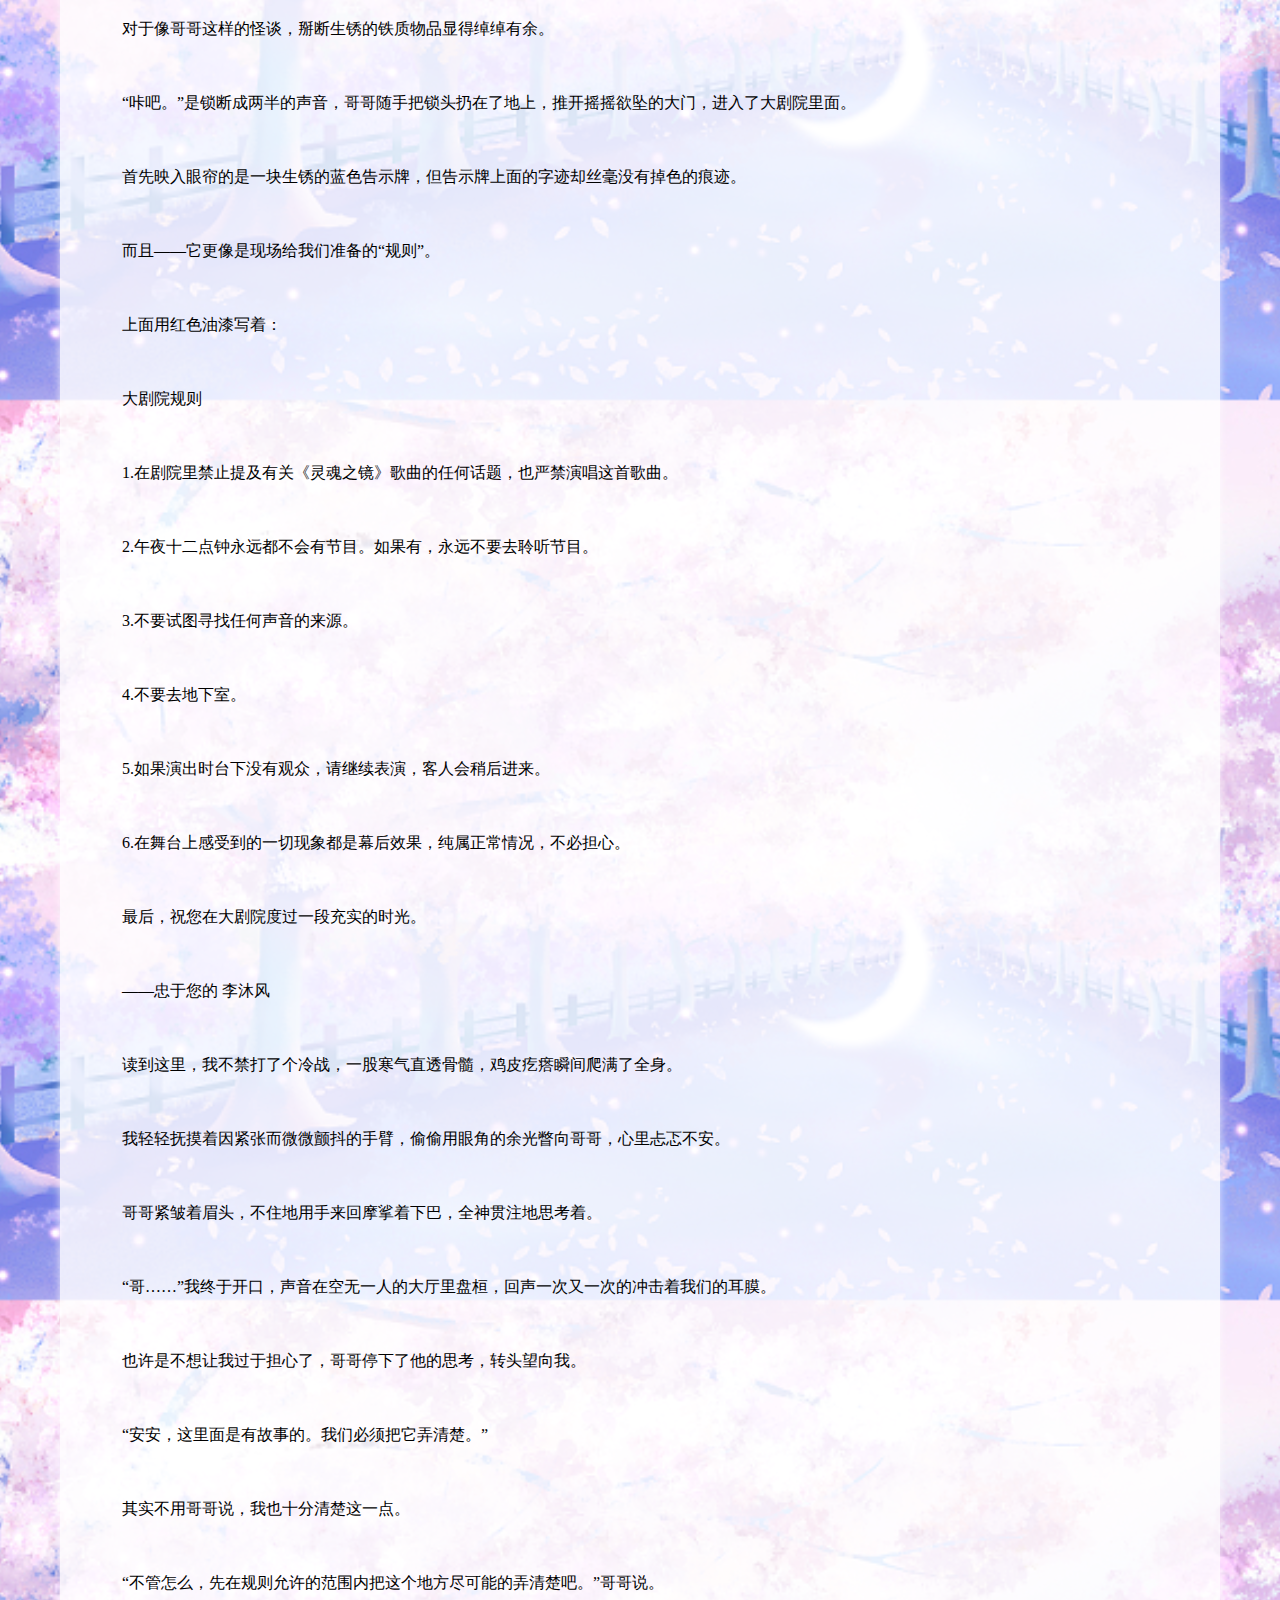
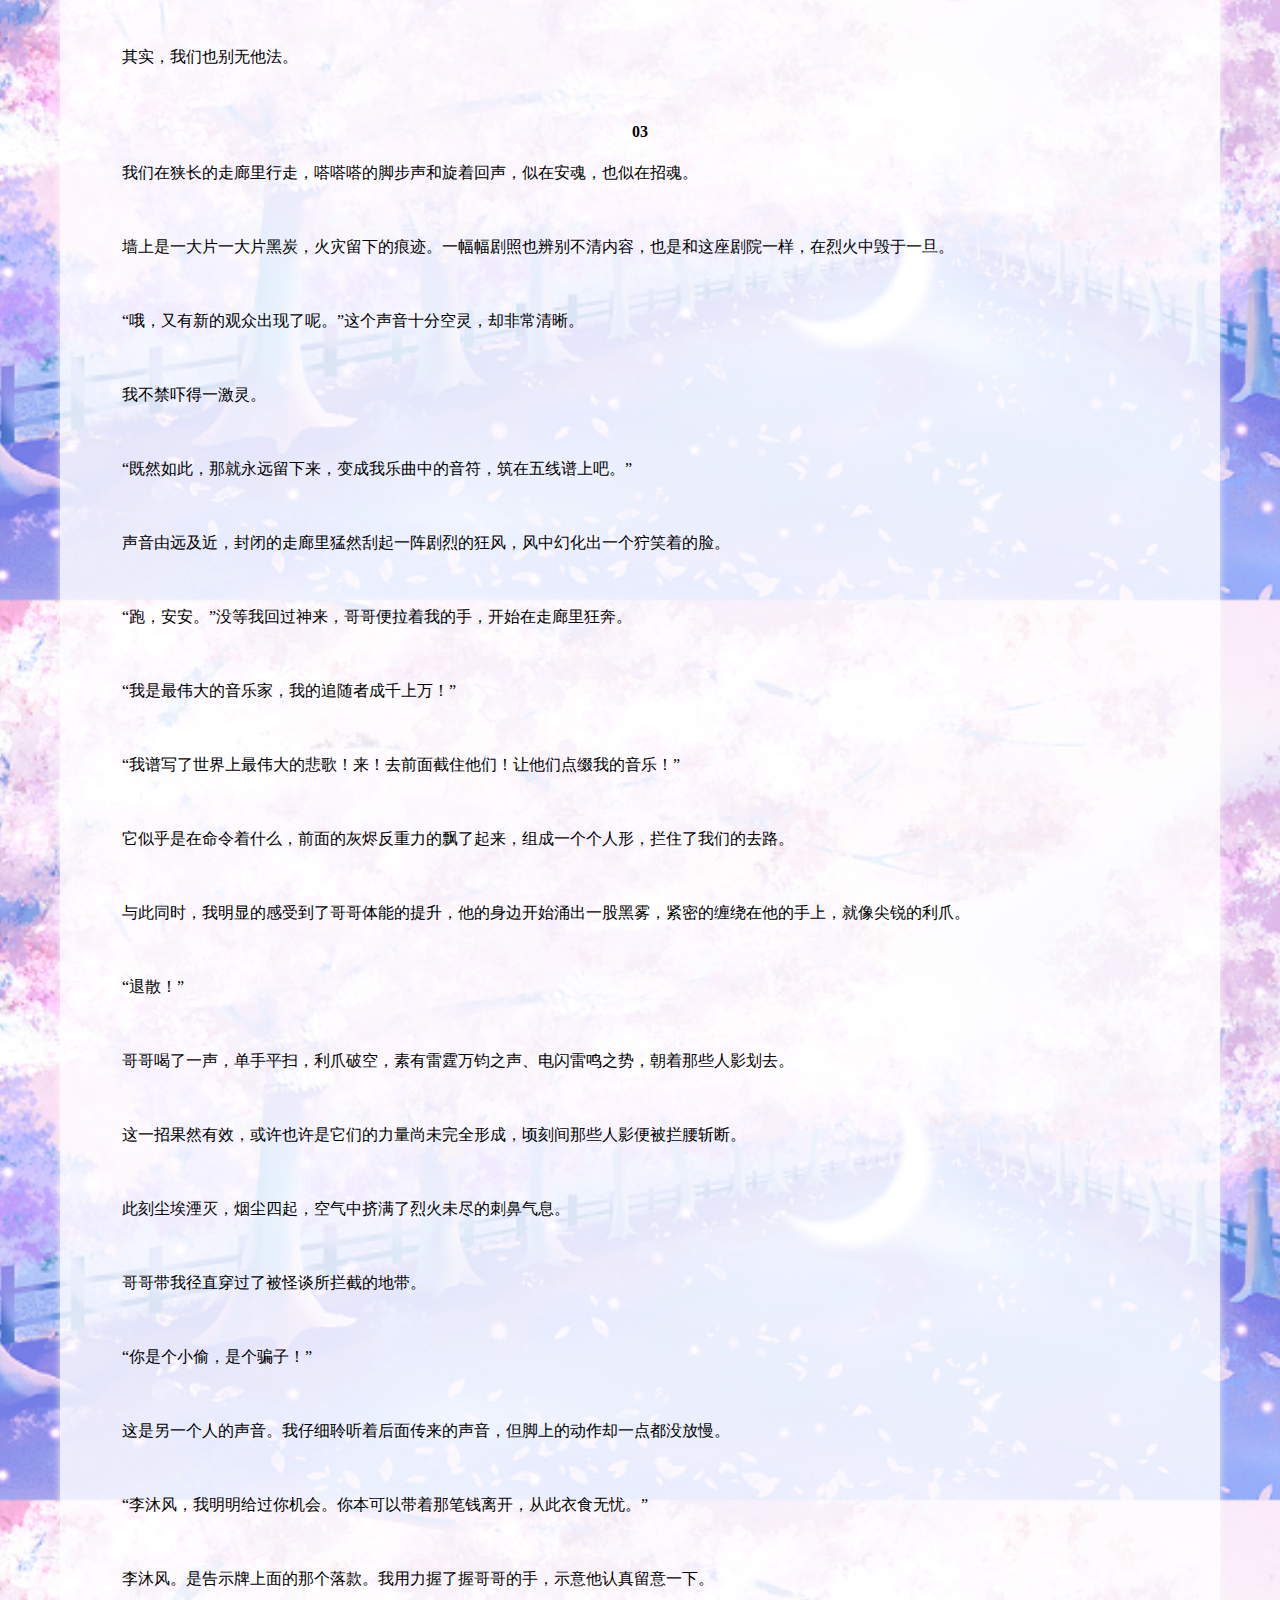
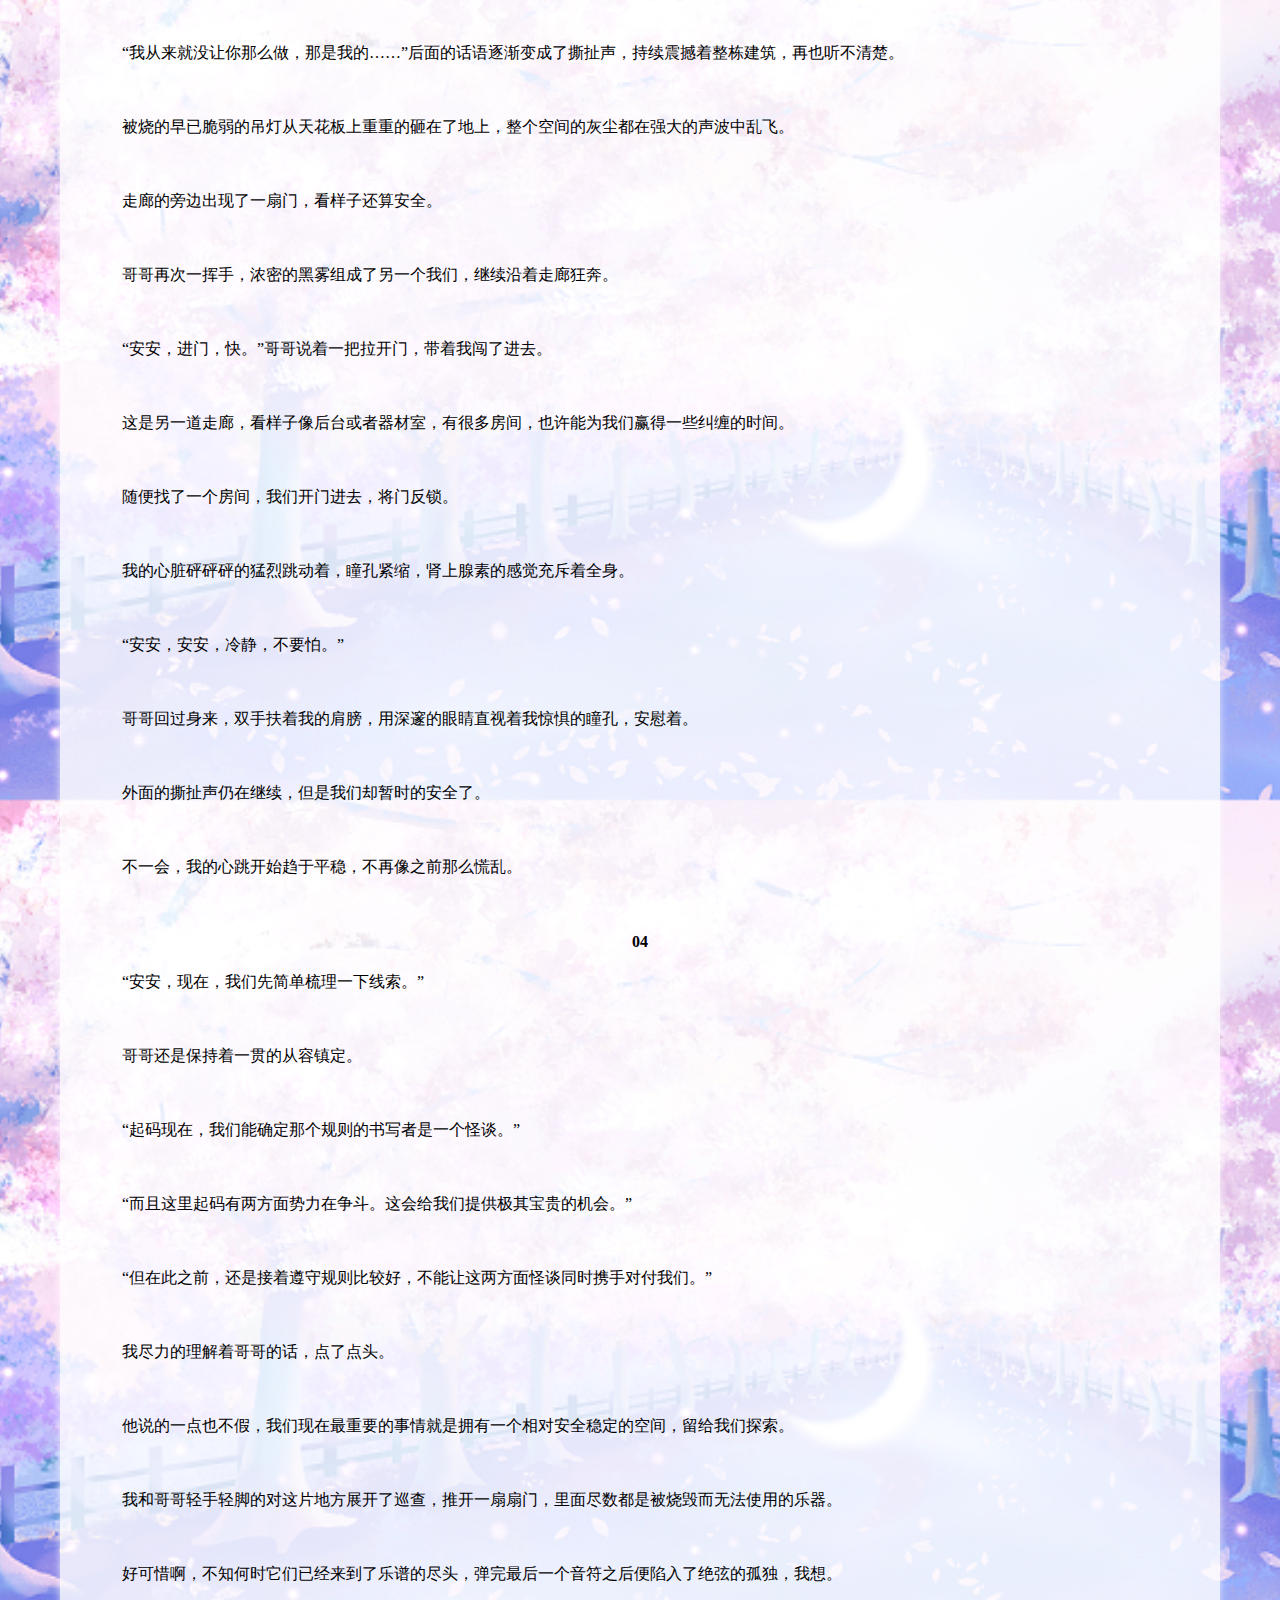
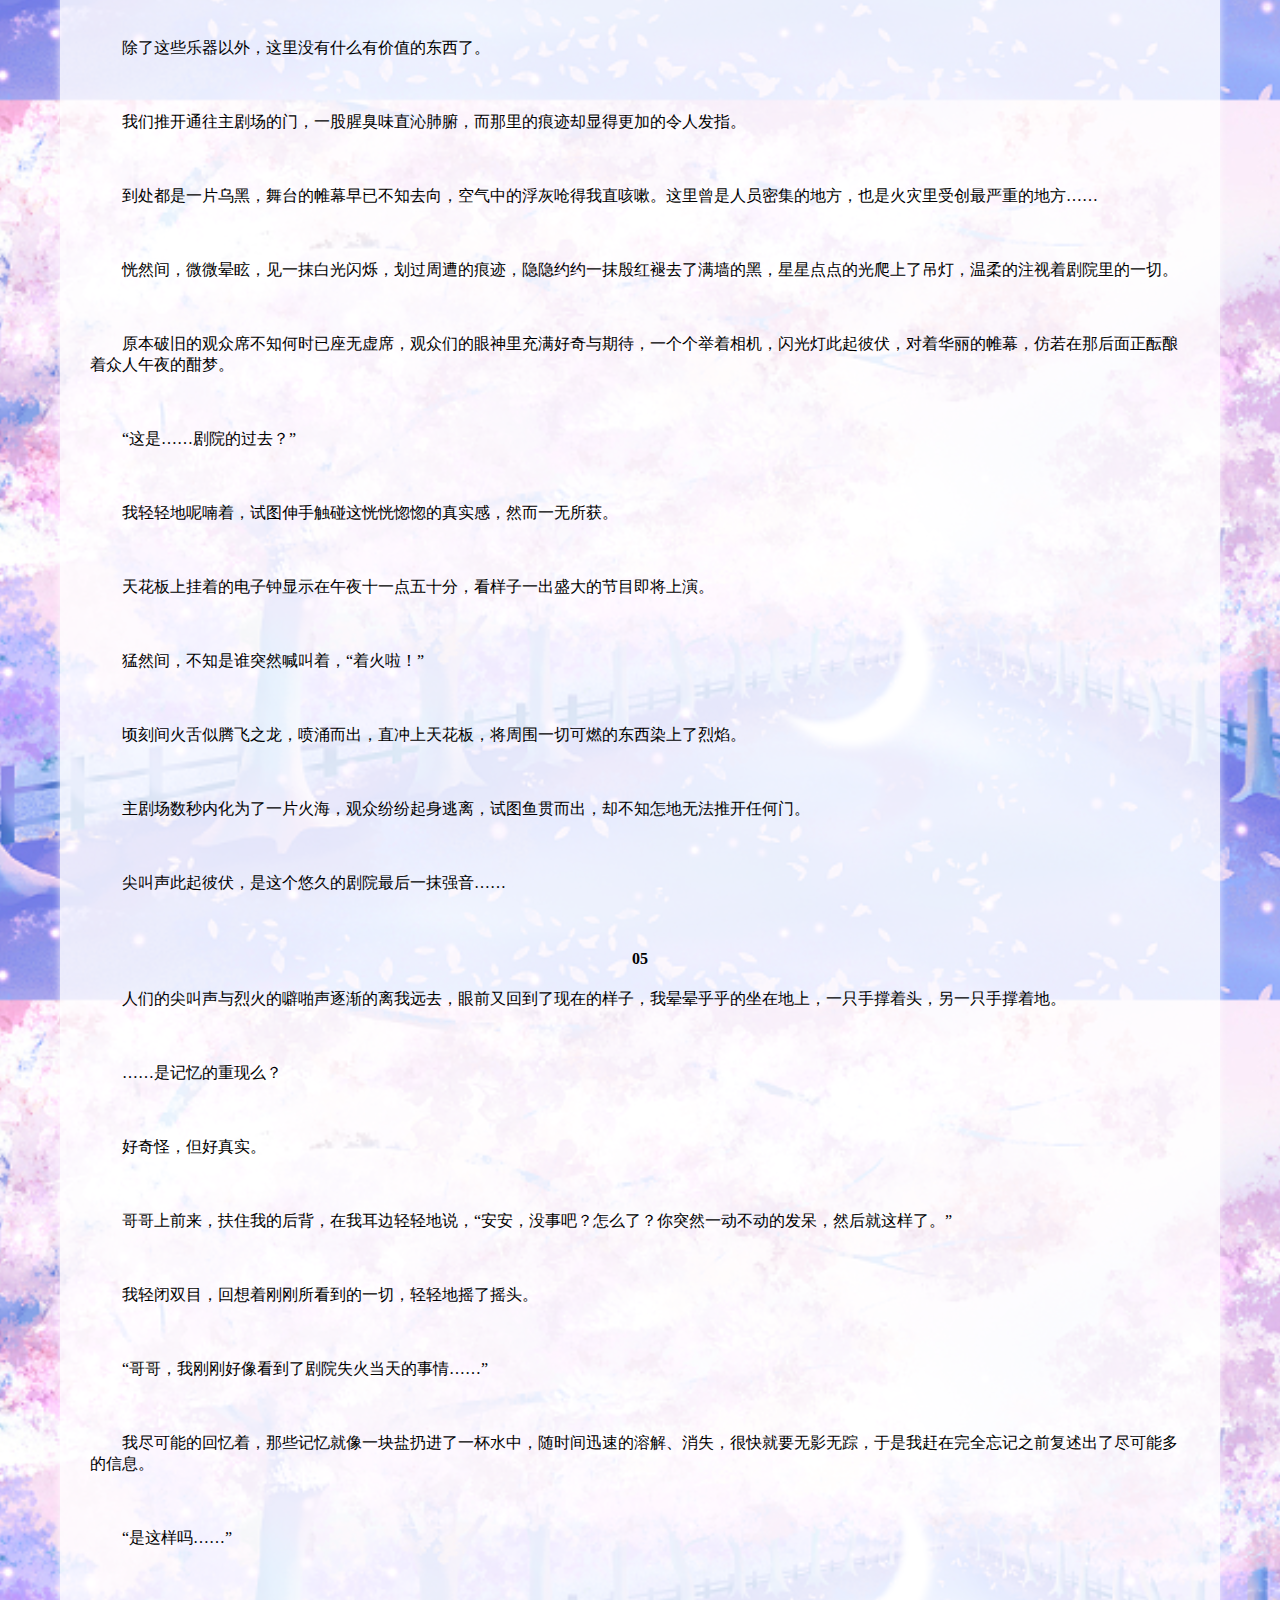
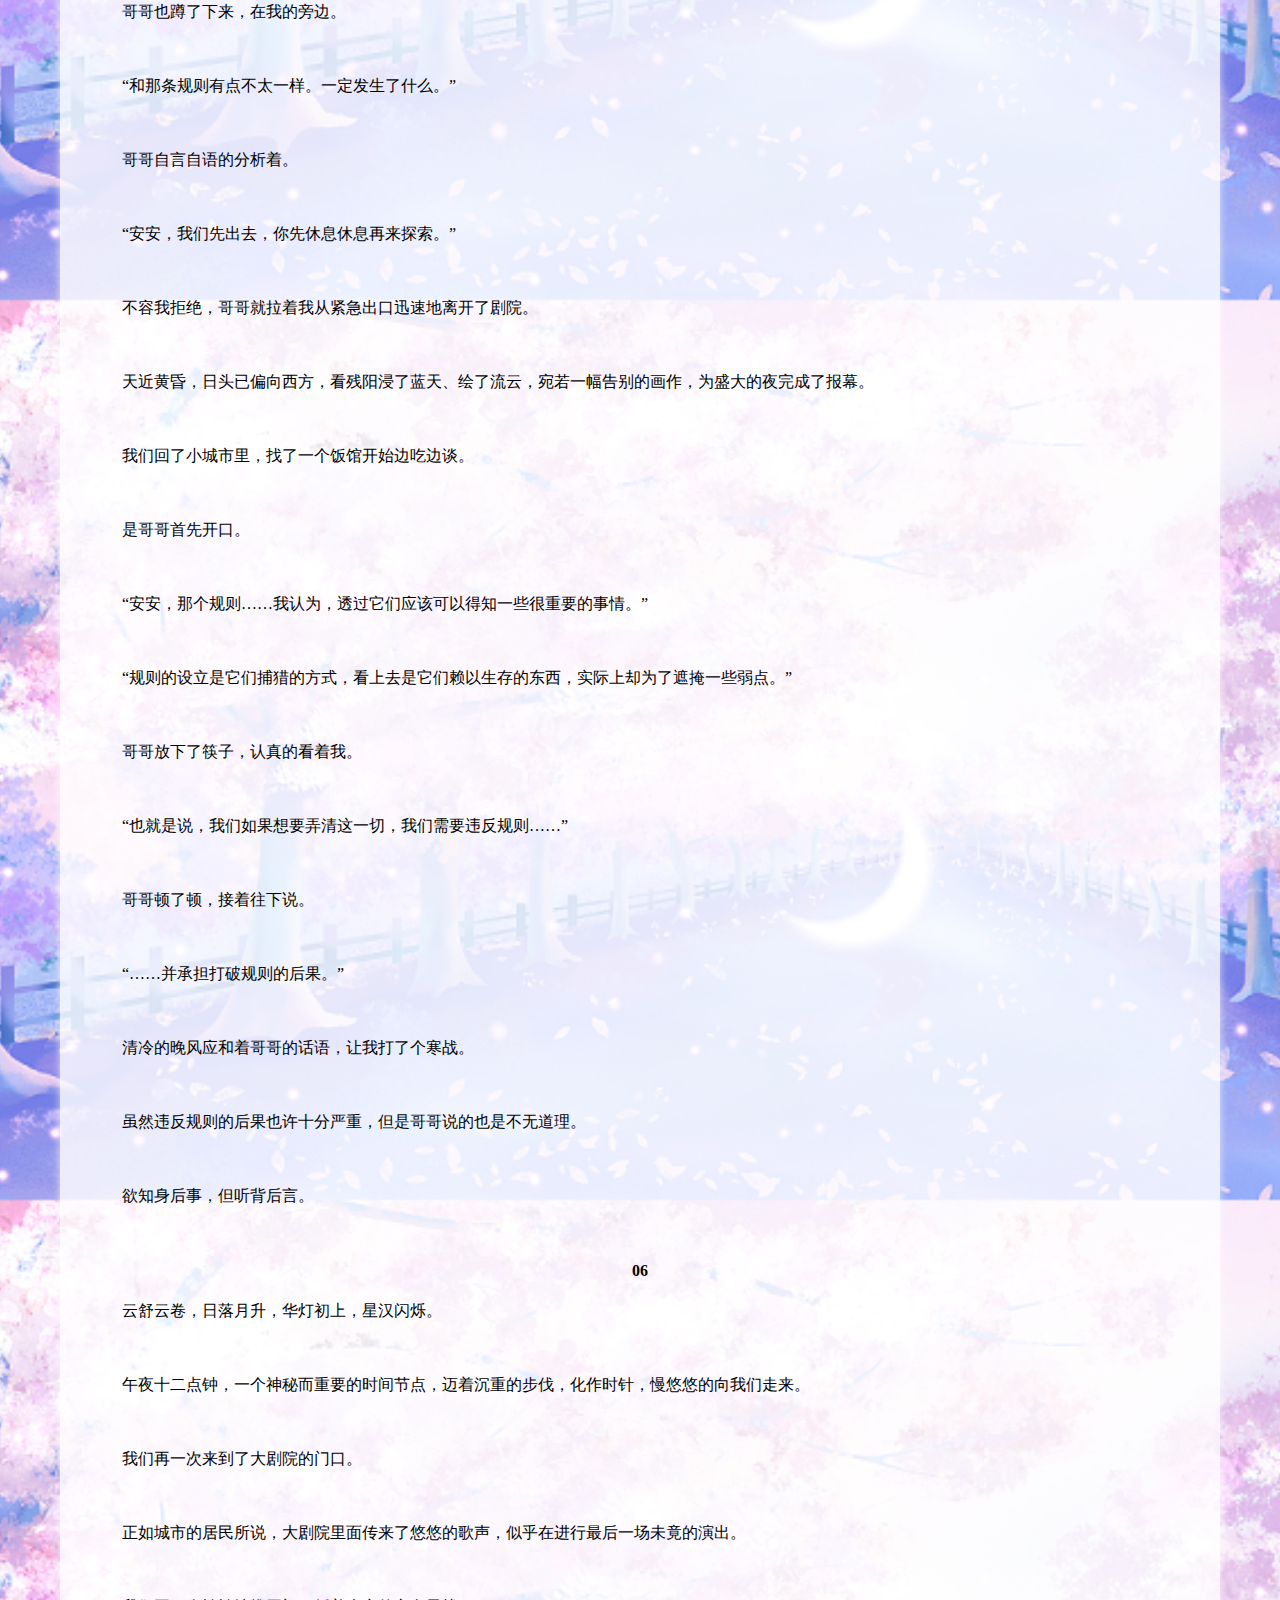
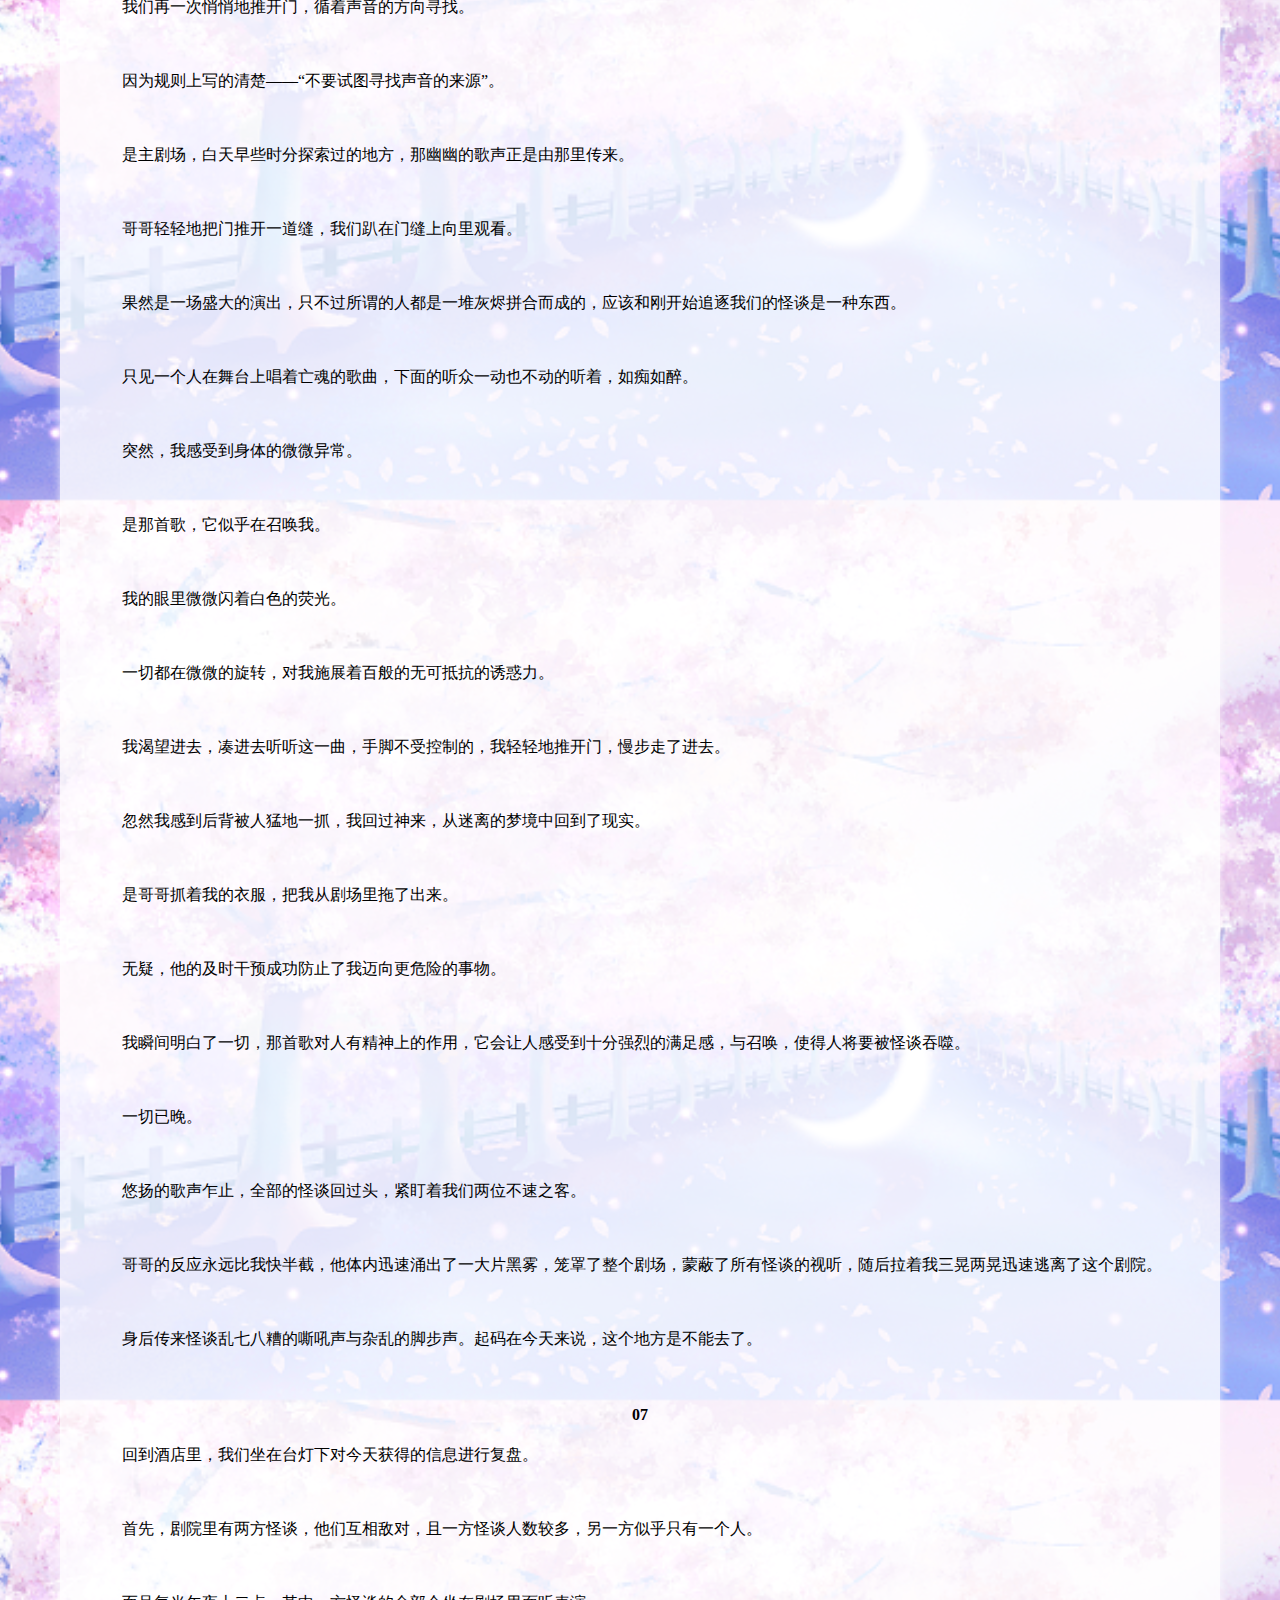
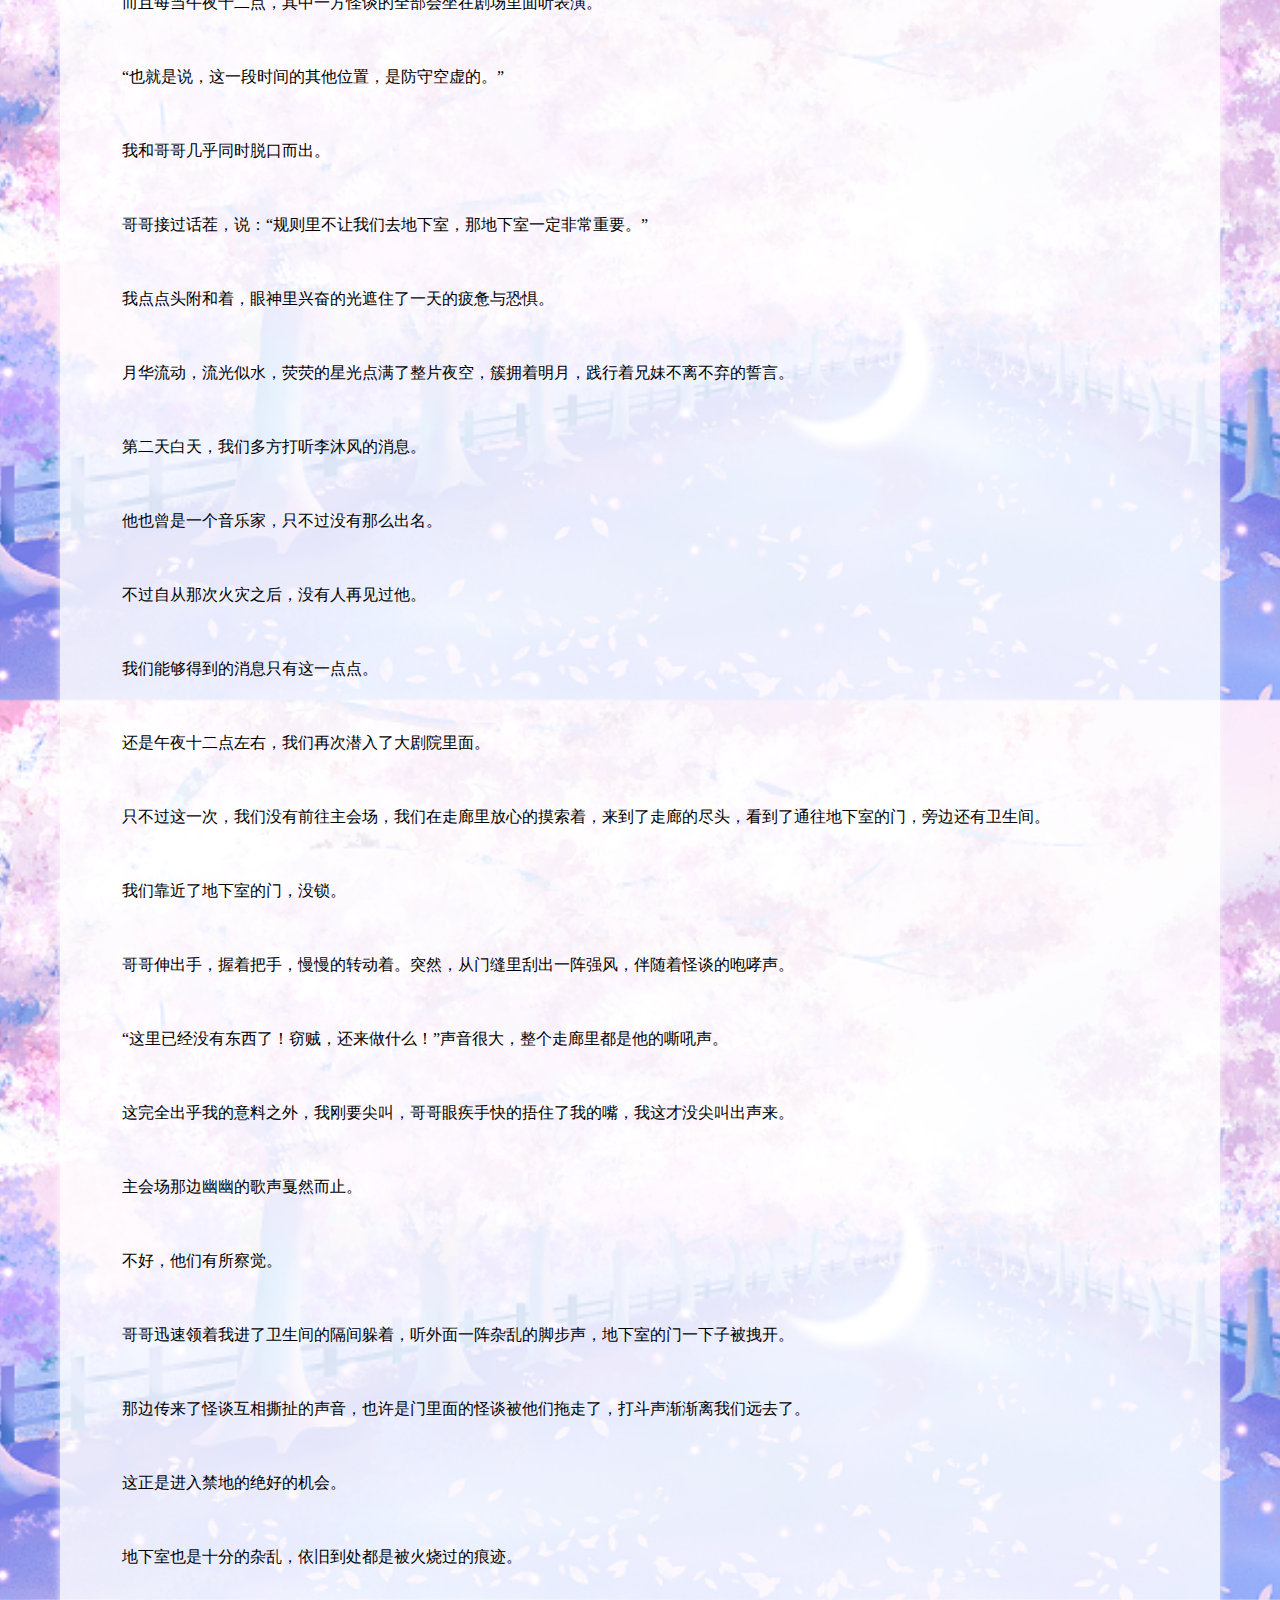
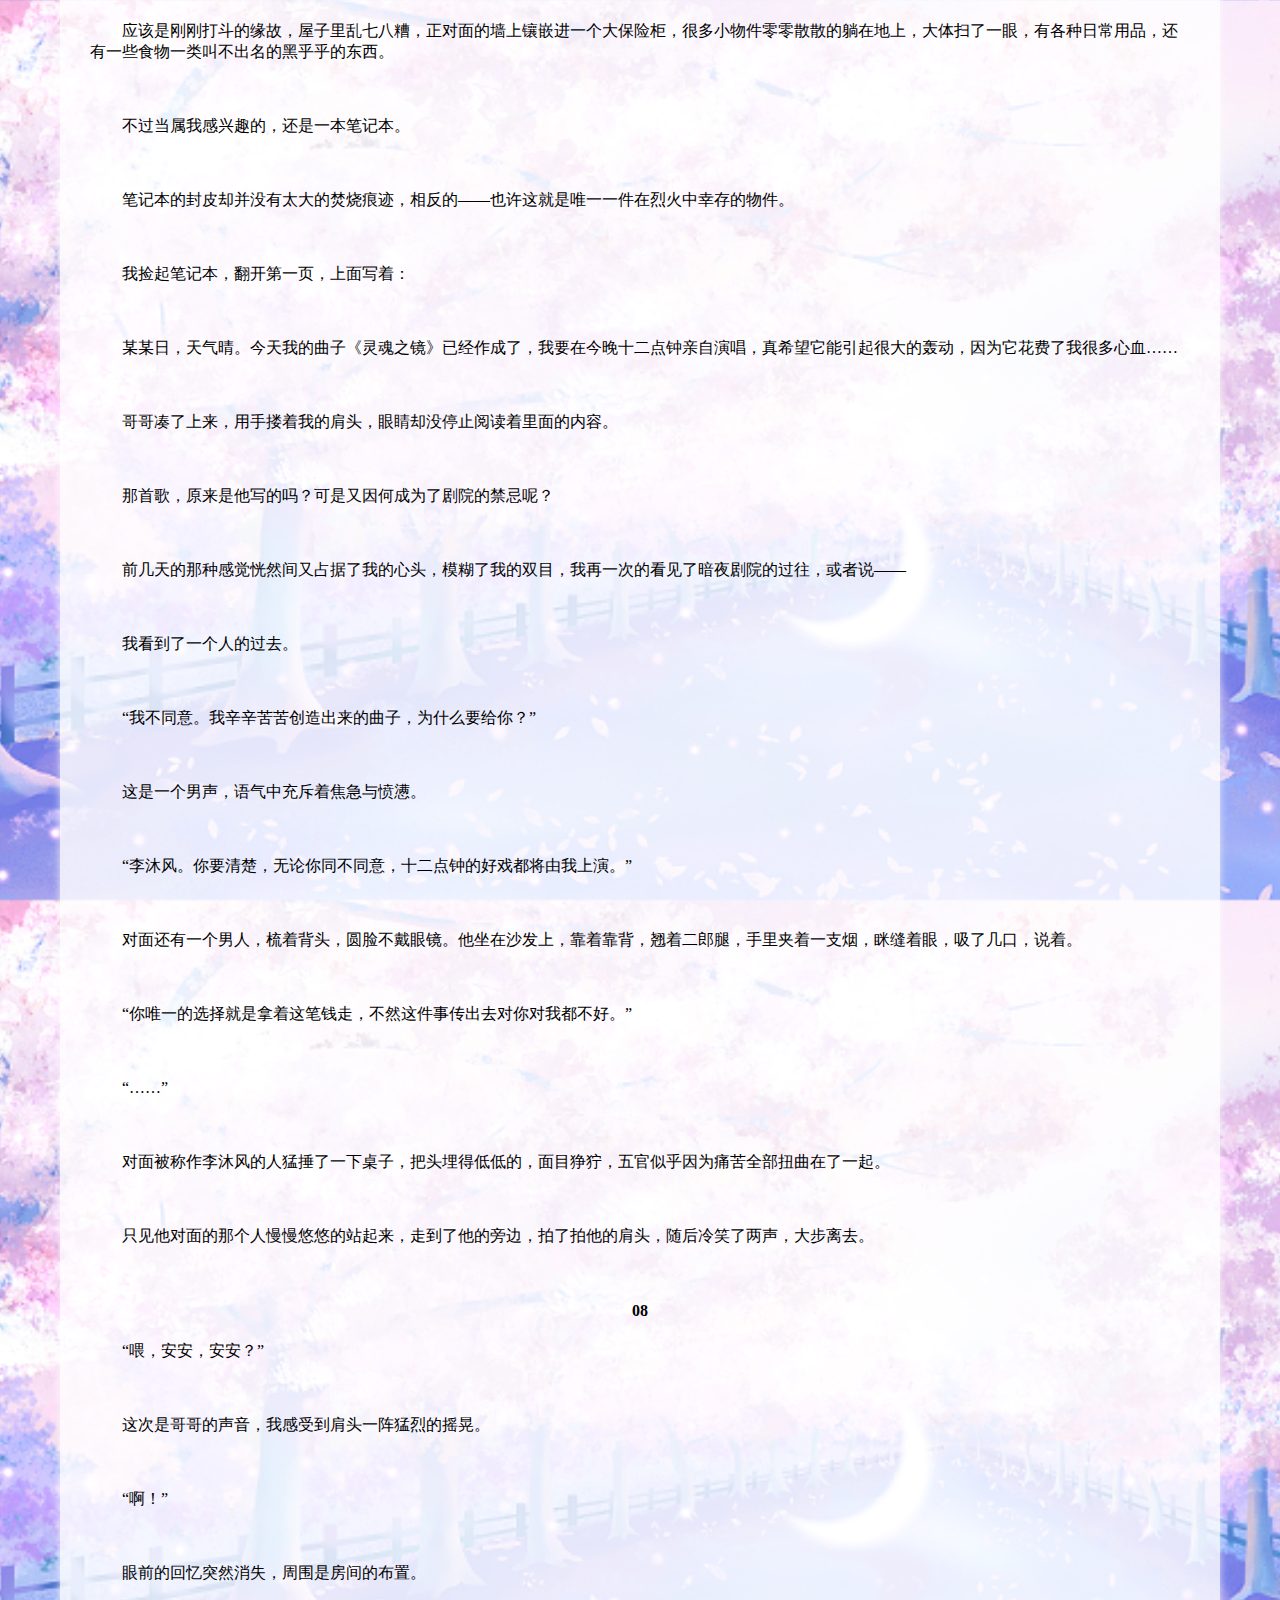
<file: novel1.html>
<!DOCTYPE html>
<html>
	<head>
		<meta charset="utf-8">
		<title>小说：暗夜剧院</title>
		<link rel="stylesheet" href="./novelbox.css">
	</head>
	<body>
		<div class="container"> 
			<div class="content">
				<h1 style="color: violet" align="center">暗夜剧院</h1>
				<h4 style="color: #5976ba" align="center">——作者 安安Violet——</h4>
				<br><br><br>
				<p align="center">暗夜剧院，曾是这座城市的名片，代表着音乐的最高水平。</p>
				<p>　　</p>
				<p align="center">　　一曲《灵魂之镜》，会足以震动世人了吧。</p>
				<p>　　</p>
				<p align="center">　　李沐风是这么想的。</p>
				<p>　　</p>
				<p align="center">　　但，这首歌曲在演出前还是被剽窃了。</p>
				<p>　　</p>
				<p align="center">　　“你们……全部是窃贼……”</p>
				<p>　　</p>
				<p align="center">　　当晚，整个暗夜剧院被烈火毁于一旦。</p>
				<p>　　</p>
				<p align="center">　　逐渐地，一些诡异的事情接连发生。</p>
				<p>　　</p>
				<p align="center">　　这里成为了超自然现象的代名词。</p>
				<p>　　</p>
				<p align="center">　　成为了世人都不肯提及的禁忌。</p>
				<br><h4 align="center">01</h4>
				<p>　　夜色，在这温柔的月光的织就下，轻轻地拥抱了城市的轮廓，朦胧的遮掩了黑暗中的秘密……</p>
				<p>　　</p>
				<p>　　我缓过神来，环顾四周。映入眼帘的是一座剧院，条条裂痕幽幽爬上外墙，绿色植物从缝隙里面探出，俨然一幅年久失修的样子。</p>
				<p>　　</p>
				<p>　　不难看出，这里是城郊。因为我正坐在离这座城市不远的荒地上。</p>
				<p>　　</p>
				<p>　　我的手下意识的四处乱摸，一丝温柔的触感安抚了我微微不安且恐惧的内心。</p>
				<p>　　</p>
				<p>　　哥哥也在。</p>
				<p>　　</p>
				<p>　　“哥哥……”我轻声的低语着，似乎害怕惊动黑暗中未知的生灵，“我们这是，又一个副本吗？”</p>
				<p>　　</p>
				<p>　　“安安，看起来是的。”哥哥一只手拉着我，另一只手摩挲着下巴，思索片刻，说。</p>
				<p>　　</p>
				<p>　　我站了起来，拍了拍衣角上沾染的点点尘土，若有所思。看起来，那个荒废且格格不入的剧院，就是离开副本的唯一途径。</p>
				<p>　　</p>
				<p>　　我和哥哥进了城。</p>
				<p>　　</p>
				<p>　　这座小城市并不大，但是基本的生活供应还算可以。路灯昏黄了深蓝色的柏油路，虫鸣声交织了我们的脚步。</p>
				<p>　　</p>
				<p>　　空无一人。</p>
				<p>　　</p>
				<p>　　楼房的灯光似星光点点，却不知点缀了何人与星空的约定。</p>
				<p>　　</p>
				<p>　　天色甚晚，急于探索却也不宜，我们只能随便找了个宾馆，开了一间房间住下。</p>
				<p>　　</p>
				<p>　　月色下的剧院，笼罩着白色的迷离……</p>
				<p>　　</p>
				<p>　　一夜无话。</p>
				<br><h4 align="center">02</h4>
				<p>　　第二天，从当地人的口中得知，那个废弃的剧院原先是闻名遐迩的“暗夜剧院”，它曾是城市文化的象征，就像是冠冕上镶嵌的最绚丽的宝石一样，每天接待着络绎不绝的游客。</p>
				<p>　　</p>
				<p>　　一天晚上，暗夜剧院有一出好戏即将上演，听说是某知名艺术家的匠心巨制，是一首歌曲，名字叫《灵魂之镜》。</p>
				<p>　　</p>
				<p>　　台下座无虚席，满是慕名而来的音乐爱好者。</p>
				<p>　　</p>
				<p>　　然而，当帷幕还未拉开之时，一场大火猛然吞噬了整个大剧院，火光冲天，点燃了小城潮湿的夜晚。</p>
				<p>　　</p>
				<p>　　没人知道那次的大火是怎么回事，也没人在那次大火中幸存。</p>
				<p>　　</p>
				<p>　　就这样，一代传奇的暗夜剧院谢幕了。</p>
				<p>　　</p>
				<p>　　随着大火而来的，是每晚十二点剧院内幽幽飘出的歌声与悲鸣……</p>
				<p>　　</p>
				<p>　　自那以后，暗夜剧院便成了超自然与诡异的代名词，也没人再度涉足禁地。</p>
				<p>　　</p>
				<p>　　“安安，看到没有。”哥哥轻轻挑了挑眉，“那个剧院就是我们的目的地。”</p>
				<p>　　</p>
				<p>　　我耸了耸肩，表示接受命运的安排。就眼前的形势而言，这是我们唯一的出路了。</p>
				<p>　　</p>
				<p>　　我悲哀的看了一眼哥哥，他侧头扶额苦笑了一下，摸了摸我的头表示安慰。</p>
				<p>　　</p>
				<p>　　“别怕，安安，无论发生什么，有哥哥在。”</p>
				<p>　　</p>
				<p>　　我们拨开草丛，小心翼翼的靠近了那座剧院，来到了它的正门口。</p>
				<p>　　</p>
				<p>　　铁门却早已掉漆生锈，氤氲着一股类似血腥的铁锈味。牌匾上的“暗夜剧院”四个大字也因岁月久远而依稀辨认不清。</p>
				<p>　　</p>
				<p>　　风乍起，拂动了衣角，也轻轻地摇曳着铁锁，叮叮当当的金属碰撞声在一片荒芜的映衬下显得十分的诡异。</p>
				<p>　　</p>
				<p>　　对于像哥哥这样的怪谈，掰断生锈的铁质物品显得绰绰有余。</p>
				<p>　　</p>
				<p>　　“咔吧。”是锁断成两半的声音，哥哥随手把锁头扔在了地上，推开摇摇欲坠的大门，进入了大剧院里面。</p>
				<p>　　</p>
				<p>　　首先映入眼帘的是一块生锈的蓝色告示牌，但告示牌上面的字迹却丝毫没有掉色的痕迹。</p>
				<p>　　</p>
				<p>　　而且——它更像是现场给我们准备的“规则”。</p>
				<p>　　</p>
				<p>　　上面用红色油漆写着：</p>
				<p>　　</p>
				<p>　　大剧院规则</p>
				<p>　　</p>
				<p>　　1.在剧院里禁止提及有关《灵魂之镜》歌曲的任何话题，也严禁演唱这首歌曲。</p>
				<p>　　</p>
				<p>　　2.午夜十二点钟永远都不会有节目。如果有，永远不要去聆听节目。</p>
				<p>　　</p>
				<p>　　3.不要试图寻找任何声音的来源。</p>
				<p>　　</p>
				<p>　　4.不要去地下室。</p>
				<p>　　</p>
				<p>　　5.如果演出时台下没有观众，请继续表演，客人会稍后进来。</p>
				<p>　　</p>
				<p>　　6.在舞台上感受到的一切现象都是幕后效果，纯属正常情况，不必担心。</p>
				<p>　　</p>
				<p>　　最后，祝您在大剧院度过一段充实的时光。</p>
				<p>　　</p>
				<p>　　——忠于您的 李沐风</p>
				<p>　　</p>
				<p>　　读到这里，我不禁打了个冷战，一股寒气直透骨髓，鸡皮疙瘩瞬间爬满了全身。</p>
				<p>　　</p>
				<p>　　我轻轻抚摸着因紧张而微微颤抖的手臂，偷偷用眼角的余光瞥向哥哥，心里忐忑不安。</p>
				<p>　　</p>
				<p>　　哥哥紧皱着眉头，不住地用手来回摩挲着下巴，全神贯注地思考着。</p>
				<p>　　</p>
				<p>　　“哥……”我终于开口，声音在空无一人的大厅里盘桓，回声一次又一次的冲击着我们的耳膜。</p>
				<p>　　</p>
				<p>　　也许是不想让我过于担心了，哥哥停下了他的思考，转头望向我。</p>
				<p>　　</p>
				<p>　　“安安，这里面是有故事的。我们必须把它弄清楚。”</p>
				<p>　　</p>
				<p>　　其实不用哥哥说，我也十分清楚这一点。</p>
				<p>　　</p>
				<p>　　“不管怎么，先在规则允许的范围内把这个地方尽可能的弄清楚吧。”哥哥说。</p>
				<p>　　</p>
				<p>　　其实，我们也别无他法。</p>
				<br><h4 align="center">03</h4>
				<p>　　我们在狭长的走廊里行走，嗒嗒嗒的脚步声和旋着回声，似在安魂，也似在招魂。</p>
				<p>　　</p>
				<p>　　墙上是一大片一大片黑炭，火灾留下的痕迹。一幅幅剧照也辨别不清内容，也是和这座剧院一样，在烈火中毁于一旦。</p>
				<p>　　</p>
				<p>　　“哦，又有新的观众出现了呢。”这个声音十分空灵，却非常清晰。</p>
				<p>　　</p>
				<p>　　我不禁吓得一激灵。</p>
				<p>　　</p>
				<p>　　“既然如此，那就永远留下来，变成我乐曲中的音符，筑在五线谱上吧。”</p>
				<p>　　</p>
				<p>　　声音由远及近，封闭的走廊里猛然刮起一阵剧烈的狂风，风中幻化出一个狞笑着的脸。</p>
				<p>　　</p>
				<p>　　“跑，安安。”没等我回过神来，哥哥便拉着我的手，开始在走廊里狂奔。</p>
				<p>　　</p>
				<p>　　“我是最伟大的音乐家，我的追随者成千上万！”</p>
				<p>　　</p>
				<p>　　“我谱写了世界上最伟大的悲歌！来！去前面截住他们！让他们点缀我的音乐！”</p>
				<p>　　</p>
				<p>　　它似乎是在命令着什么，前面的灰烬反重力的飘了起来，组成一个个人形，拦住了我们的去路。</p>
				<p>　　</p>
				<p>　　与此同时，我明显的感受到了哥哥体能的提升，他的身边开始涌出一股黑雾，紧密的缠绕在他的手上，就像尖锐的利爪。</p>
				<p>　　</p>
				<p>　　“退散！”</p>
				<p>　　</p>
				<p>　　哥哥喝了一声，单手平扫，利爪破空，素有雷霆万钧之声、电闪雷鸣之势，朝着那些人影划去。</p>
				<p>　　</p>
				<p>　　这一招果然有效，或许也许是它们的力量尚未完全形成，顷刻间那些人影便被拦腰斩断。</p>
				<p>　　</p>
				<p>　　此刻尘埃湮灭，烟尘四起，空气中挤满了烈火未尽的刺鼻气息。</p>
				<p>　　</p>
				<p>　　哥哥带我径直穿过了被怪谈所拦截的地带。</p>
				<p>　　</p>
				<p>　　“你是个小偷，是个骗子！”</p>
				<p>　　</p>
				<p>　　这是另一个人的声音。我仔细聆听着后面传来的声音，但脚上的动作却一点都没放慢。</p>
				<p>　　</p>
				<p>　　“李沐风，我明明给过你机会。你本可以带着那笔钱离开，从此衣食无忧。”</p>
				<p>　　</p>
				<p>　　李沐风。是告示牌上面的那个落款。我用力握了握哥哥的手，示意他认真留意一下。</p>
				<p>　　</p>
				<p>　　“我从来就没让你那么做，那是我的……”后面的话语逐渐变成了撕扯声，持续震撼着整栋建筑，再也听不清楚。</p>
				<p>　　</p>
				<p>　　被烧的早已脆弱的吊灯从天花板上重重的砸在了地上，整个空间的灰尘都在强大的声波中乱飞。</p>
				<p>　　</p>
				<p>　　走廊的旁边出现了一扇门，看样子还算安全。</p>
				<p>　　</p>
				<p>　　哥哥再次一挥手，浓密的黑雾组成了另一个我们，继续沿着走廊狂奔。</p>
				<p>　　</p>
				<p>　　“安安，进门，快。”哥哥说着一把拉开门，带着我闯了进去。</p>
				<p>　　</p>
				<p>　　这是另一道走廊，看样子像后台或者器材室，有很多房间，也许能为我们赢得一些纠缠的时间。</p>
				<p>　　</p>
				<p>　　随便找了一个房间，我们开门进去，将门反锁。</p>
				<p>　　</p>
				<p>　　我的心脏砰砰砰的猛烈跳动着，瞳孔紧缩，肾上腺素的感觉充斥着全身。</p>
				<p>　　</p>
				<p>　　“安安，安安，冷静，不要怕。”</p>
				<p>　　</p>
				<p>　　哥哥回过身来，双手扶着我的肩膀，用深邃的眼睛直视着我惊惧的瞳孔，安慰着。</p>
				<p>　　</p>
				<p>　　外面的撕扯声仍在继续，但是我们却暂时的安全了。</p>
				<p>　　</p>
				<p>　　不一会，我的心跳开始趋于平稳，不再像之前那么慌乱。</p>
				<br><h4 align="center">04</h4>
				<p>　　“安安，现在，我们先简单梳理一下线索。”</p>
				<p>　　</p>
				<p>　　哥哥还是保持着一贯的从容镇定。</p>
				<p>　　</p>
				<p>　　“起码现在，我们能确定那个规则的书写者是一个怪谈。”</p>
				<p>　　</p>
				<p>　　“而且这里起码有两方面势力在争斗。这会给我们提供极其宝贵的机会。”</p>
				<p>　　</p>
				<p>　　“但在此之前，还是接着遵守规则比较好，不能让这两方面怪谈同时携手对付我们。”</p>
				<p>　　</p>
				<p>　　我尽力的理解着哥哥的话，点了点头。</p>
				<p>　　</p>
				<p>　　他说的一点也不假，我们现在最重要的事情就是拥有一个相对安全稳定的空间，留给我们探索。</p>
				<p>　　</p>
				<p>　　我和哥哥轻手轻脚的对这片地方展开了巡查，推开一扇扇门，里面尽数都是被烧毁而无法使用的乐器。</p>
				<p>　　</p>
				<p>　　好可惜啊，不知何时它们已经来到了乐谱的尽头，弹完最后一个音符之后便陷入了绝弦的孤独，我想。</p>
				<p>　　</p>
				<p>　　除了这些乐器以外，这里没有什么有价值的东西了。</p>
				<p>　　</p>
				<p>　　我们推开通往主剧场的门，一股腥臭味直沁肺腑，而那里的痕迹却显得更加的令人发指。</p>
				<p>　　</p>
				<p>　　到处都是一片乌黑，舞台的帷幕早已不知去向，空气中的浮灰呛得我直咳嗽。这里曾是人员密集的地方，也是火灾里受创最严重的地方……</p>
				<p>　　</p>
				<p>　　恍然间，微微晕眩，见一抹白光闪烁，划过周遭的痕迹，隐隐约约一抹殷红褪去了满墙的黑，星星点点的光爬上了吊灯，温柔的注视着剧院里的一切。</p>
				<p>　　</p>
				<p>　　原本破旧的观众席不知何时已座无虚席，观众们的眼神里充满好奇与期待，一个个举着相机，闪光灯此起彼伏，对着华丽的帷幕，仿若在那后面正酝酿着众人午夜的酣梦。</p>
				<p>　　</p>
				<p>　　“这是……剧院的过去？”</p>
				<p>　　</p>
				<p>　　我轻轻地呢喃着，试图伸手触碰这恍恍惚惚的真实感，然而一无所获。</p>
				<p>　　</p>
				<p>　　天花板上挂着的电子钟显示在午夜十一点五十分，看样子一出盛大的节目即将上演。</p>
				<p>　　</p>
				<p>　　猛然间，不知是谁突然喊叫着，“着火啦！”</p>
				<p>　　</p>
				<p>　　顷刻间火舌似腾飞之龙，喷涌而出，直冲上天花板，将周围一切可燃的东西染上了烈焰。</p>
				<p>　　</p>
				<p>　　主剧场数秒内化为了一片火海，观众纷纷起身逃离，试图鱼贯而出，却不知怎地无法推开任何门。</p>
				<p>　　</p>
				<p>　　尖叫声此起彼伏，是这个悠久的剧院最后一抹强音……</p>
				<br><h4 align="center">05</h4>
				<p>　　人们的尖叫声与烈火的噼啪声逐渐的离我远去，眼前又回到了现在的样子，我晕晕乎乎的坐在地上，一只手撑着头，另一只手撑着地。</p>
				<p>　　</p>
				<p>　　……是记忆的重现么？</p>
				<p>　　</p>
				<p>　　好奇怪，但好真实。</p>
				<p>　　</p>
				<p>　　哥哥上前来，扶住我的后背，在我耳边轻轻地说，“安安，没事吧？怎么了？你突然一动不动的发呆，然后就这样了。”</p>
				<p>　　</p>
				<p>　　我轻闭双目，回想着刚刚所看到的一切，轻轻地摇了摇头。</p>
				<p>　　</p>
				<p>　　“哥哥，我刚刚好像看到了剧院失火当天的事情……”</p>
				<p>　　</p>
				<p>　　我尽可能的回忆着，那些记忆就像一块盐扔进了一杯水中，随时间迅速的溶解、消失，很快就要无影无踪，于是我赶在完全忘记之前复述出了尽可能多的信息。</p>
				<p>　　</p>
				<p>　　“是这样吗……”</p>
				<p>　　</p>
				<p>　　哥哥也蹲了下来，在我的旁边。</p>
				<p>　　</p>
				<p>　　“和那条规则有点不太一样。一定发生了什么。”</p>
				<p>　　</p>
				<p>　　哥哥自言自语的分析着。</p>
				<p>　　</p>
				<p>　　“安安，我们先出去，你先休息休息再来探索。”</p>
				<p>　　</p>
				<p>　　不容我拒绝，哥哥就拉着我从紧急出口迅速地离开了剧院。</p>
				<p>　　</p>
				<p>　　天近黄昏，日头已偏向西方，看残阳浸了蓝天、绘了流云，宛若一幅告别的画作，为盛大的夜完成了报幕。</p>
				<p>　　</p>
				<p>　　我们回了小城市里，找了一个饭馆开始边吃边谈。</p>
				<p>　　</p>
				<p>　　是哥哥首先开口。</p>
				<p>　　</p>
				<p>　　“安安，那个规则……我认为，透过它们应该可以得知一些很重要的事情。”</p>
				<p>　　</p>
				<p>　　“规则的设立是它们捕猎的方式，看上去是它们赖以生存的东西，实际上却为了遮掩一些弱点。”</p>
				<p>　　</p>
				<p>　　哥哥放下了筷子，认真的看着我。</p>
				<p>　　</p>
				<p>　　“也就是说，我们如果想要弄清这一切，我们需要违反规则……”</p>
				<p>　　</p>
				<p>　　哥哥顿了顿，接着往下说。</p>
				<p>　　</p>
				<p>　　“……并承担打破规则的后果。”</p>
				<p>　　</p>
				<p>　　清冷的晚风应和着哥哥的话语，让我打了个寒战。</p>
				<p>　　</p>
				<p>　　虽然违反规则的后果也许十分严重，但是哥哥说的也是不无道理。</p>
				<p>　　</p>
				<p>　　欲知身后事，但听背后言。</p>
				<br><h4 align="center">06</h4>
				<p>　　云舒云卷，日落月升，华灯初上，星汉闪烁。</p>
				<p>　　</p>
				<p>　　午夜十二点钟，一个神秘而重要的时间节点，迈着沉重的步伐，化作时针，慢悠悠的向我们走来。</p>
				<p>　　</p>
				<p>　　我们再一次来到了大剧院的门口。</p>
				<p>　　</p>
				<p>　　正如城市的居民所说，大剧院里面传来了悠悠的歌声，似乎在进行最后一场未竟的演出。</p>
				<p>　　</p>
				<p>　　我们再一次悄悄地推开门，循着声音的方向寻找。</p>
				<p>　　</p>
				<p>　　因为规则上写的清楚——“不要试图寻找声音的来源”。</p>
				<p>　　</p>
				<p>　　是主剧场，白天早些时分探索过的地方，那幽幽的歌声正是由那里传来。</p>
				<p>　　</p>
				<p>　　哥哥轻轻地把门推开一道缝，我们趴在门缝上向里观看。</p>
				<p>　　</p>
				<p>　　果然是一场盛大的演出，只不过所谓的人都是一堆灰烬拼合而成的，应该和刚开始追逐我们的怪谈是一种东西。</p>
				<p>　　</p>
				<p>　　只见一个人在舞台上唱着亡魂的歌曲，下面的听众一动也不动的听着，如痴如醉。</p>
				<p>　　</p>
				<p>　　突然，我感受到身体的微微异常。</p>
				<p>　　</p>
				<p>　　是那首歌，它似乎在召唤我。</p>
				<p>　　</p>
				<p>　　我的眼里微微闪着白色的荧光。</p>
				<p>　　</p>
				<p>　　一切都在微微的旋转，对我施展着百般的无可抵抗的诱惑力。</p>
				<p>　　</p>
				<p>　　我渴望进去，凑进去听听这一曲，手脚不受控制的，我轻轻地推开门，慢步走了进去。</p>
				<p>　　</p>
				<p>　　忽然我感到后背被人猛地一抓，我回过神来，从迷离的梦境中回到了现实。</p>
				<p>　　</p>
				<p>　　是哥哥抓着我的衣服，把我从剧场里拖了出来。</p>
				<p>　　</p>
				<p>　　无疑，他的及时干预成功防止了我迈向更危险的事物。</p>
				<p>　　</p>
				<p>　　我瞬间明白了一切，那首歌对人有精神上的作用，它会让人感受到十分强烈的满足感，与召唤，使得人将要被怪谈吞噬。</p>
				<p>　　</p>
				<p>　　一切已晚。</p>
				<p>　　</p>
				<p>　　悠扬的歌声乍止，全部的怪谈回过头，紧盯着我们两位不速之客。</p>
				<p>　　</p>
				<p>　　哥哥的反应永远比我快半截，他体内迅速涌出了一大片黑雾，笼罩了整个剧场，蒙蔽了所有怪谈的视听，随后拉着我三晃两晃迅速逃离了这个剧院。</p>
				<p>　　</p>
				<p>　　身后传来怪谈乱七八糟的嘶吼声与杂乱的脚步声。起码在今天来说，这个地方是不能去了。</p>
				<br><h4 align="center">07</h4>
				<p>　　回到酒店里，我们坐在台灯下对今天获得的信息进行复盘。</p>
				<p>　　</p>
				<p>　　首先，剧院里有两方怪谈，他们互相敌对，且一方怪谈人数较多，另一方似乎只有一个人。</p>
				<p>　　</p>
				<p>　　而且每当午夜十二点，其中一方怪谈的全部会坐在剧场里面听表演。</p>
				<p>　　</p>
				<p>　　“也就是说，这一段时间的其他位置，是防守空虚的。”</p>
				<p>　　</p>
				<p>　　我和哥哥几乎同时脱口而出。</p>
				<p>　　</p>
				<p>　　哥哥接过话茬，说：“规则里不让我们去地下室，那地下室一定非常重要。”</p>
				<p>　　</p>
				<p>　　我点点头附和着，眼神里兴奋的光遮住了一天的疲惫与恐惧。</p>
				<p>　　</p>
				<p>　　月华流动，流光似水，荧荧的星光点满了整片夜空，簇拥着明月，践行着兄妹不离不弃的誓言。</p>
				<p>　　</p>
				<p>　　第二天白天，我们多方打听李沐风的消息。</p>
				<p>　　</p>
				<p>　　他也曾是一个音乐家，只不过没有那么出名。</p>
				<p>　　</p>
				<p>　　不过自从那次火灾之后，没有人再见过他。</p>
				<p>　　</p>
				<p>　　我们能够得到的消息只有这一点点。</p>
				<p>　　</p>
				<p>　　还是午夜十二点左右，我们再次潜入了大剧院里面。</p>
				<p>　　</p>
				<p>　　只不过这一次，我们没有前往主会场，我们在走廊里放心的摸索着，来到了走廊的尽头，看到了通往地下室的门，旁边还有卫生间。</p>
				<p>　　</p>
				<p>　　我们靠近了地下室的门，没锁。</p>
				<p>　　</p>
				<p>　　哥哥伸出手，握着把手，慢慢的转动着。突然，从门缝里刮出一阵强风，伴随着怪谈的咆哮声。</p>
				<p>　　</p>
				<p>　　“这里已经没有东西了！窃贼，还来做什么！”声音很大，整个走廊里都是他的嘶吼声。</p>
				<p>　　</p>
				<p>　　这完全出乎我的意料之外，我刚要尖叫，哥哥眼疾手快的捂住了我的嘴，我这才没尖叫出声来。</p>
				<p>　　</p>
				<p>　　主会场那边幽幽的歌声戛然而止。</p>
				<p>　　</p>
				<p>　　不好，他们有所察觉。</p>
				<p>　　</p>
				<p>　　哥哥迅速领着我进了卫生间的隔间躲着，听外面一阵杂乱的脚步声，地下室的门一下子被拽开。</p>
				<p>　　</p>
				<p>　　那边传来了怪谈互相撕扯的声音，也许是门里面的怪谈被他们拖走了，打斗声渐渐离我们远去了。</p>
				<p>　　</p>
				<p>　　这正是进入禁地的绝好的机会。</p>
				<p>　　</p>
				<p>　　地下室也是十分的杂乱，依旧到处都是被火烧过的痕迹。</p>
				<p>　　</p>
				<p>　　应该是刚刚打斗的缘故，屋子里乱七八糟，正对面的墙上镶嵌进一个大保险柜，很多小物件零零散散的躺在地上，大体扫了一眼，有各种日常用品，还有一些食物一类叫不出名的黑乎乎的东西。</p>
				<p>　　</p>
				<p>　　不过当属我感兴趣的，还是一本笔记本。</p>
				<p>　　</p>
				<p>　　笔记本的封皮却并没有太大的焚烧痕迹，相反的——也许这就是唯一一件在烈火中幸存的物件。</p>
				<p>　　</p>
				<p>　　我捡起笔记本，翻开第一页，上面写着：</p>
				<p>　　</p>
				<p>　　某某日，天气晴。今天我的曲子《灵魂之镜》已经作成了，我要在今晚十二点钟亲自演唱，真希望它能引起很大的轰动，因为它花费了我很多心血……</p>
				<p>　　</p>
				<p>　　哥哥凑了上来，用手搂着我的肩头，眼睛却没停止阅读着里面的内容。</p>
				<p>　　</p>
				<p>　　那首歌，原来是他写的吗？可是又因何成为了剧院的禁忌呢？</p>
				<p>　　</p>
				<p>　　前几天的那种感觉恍然间又占据了我的心头，模糊了我的双目，我再一次的看见了暗夜剧院的过往，或者说——</p>
				<p>　　</p>
				<p>　　我看到了一个人的过去。</p>
				<p>　　</p>
				<p>　　“我不同意。我辛辛苦苦创造出来的曲子，为什么要给你？”</p>
				<p>　　</p>
				<p>　　这是一个男声，语气中充斥着焦急与愤懑。</p>
				<p>　　</p>
				<p>　　“李沐风。你要清楚，无论你同不同意，十二点钟的好戏都将由我上演。”</p>
				<p>　　</p>
				<p>　　对面还有一个男人，梳着背头，圆脸不戴眼镜。他坐在沙发上，靠着靠背，翘着二郎腿，手里夹着一支烟，眯缝着眼，吸了几口，说着。</p>
				<p>　　</p>
				<p>　　“你唯一的选择就是拿着这笔钱走，不然这件事传出去对你对我都不好。”</p>
				<p>　　</p>
				<p>　　“……”</p>
				<p>　　</p>
				<p>　　对面被称作李沐风的人猛捶了一下桌子，把头埋得低低的，面目狰狞，五官似乎因为痛苦全部扭曲在了一起。</p>
				<p>　　</p>
				<p>　　只见他对面的那个人慢慢悠悠的站起来，走到了他的旁边，拍了拍他的肩头，随后冷笑了两声，大步离去。</p>
				<br><h4 align="center">08</h4>
				<p>　　“喂，安安，安安？”</p>
				<p>　　</p>
				<p>　　这次是哥哥的声音，我感受到肩头一阵猛烈的摇晃。</p>
				<p>　　</p>
				<p>　　“啊！”</p>
				<p>　　</p>
				<p>　　眼前的回忆突然消失，周围是房间的布置。</p>
				<p>　　</p>
				<p>　　“我……这是在哪？”</p>
				<p>　　</p>
				<p>　　“安安，刚刚是又看到了一些东西了吧。”</p>
				<p>　　</p>
				<p>　　哥哥说着用手心摸了摸我的额头，“嗯，有点热。安安有点发烧呢，好好休息一阵吧。”</p>
				<p>　　</p>
				<p>　　也许就在这时，几天的高强度劳累与惊吓瞬间涌入了我的神经，似一张巨大的手，捏住了我的脑子，一股强烈的疼痛感从脑海最深处涌出，一直从思维开始的地方，贯穿到记忆结束的地方……</p>
				<p>　　</p>
				<p>　　“哥哥，我刚刚看到了李沐风的记忆，他的歌曲是被剽窃去的。”</p>
				<p>　　</p>
				<p>　　我从床上坐起来，急着把所见所念全部告诉哥哥，才发觉我的嗓子却也如荆棘遍布，扎的我剧痛难忍，难以发声。</p>
				<p>　　</p>
				<p>　　“安安，好好休息几天吧。”</p>
				<p>　　</p>
				<p>　　哥哥用自来水打湿了毛巾，轻轻敷在我的头上，扶着我再次躺下。</p>
				<p>　　</p>
				<p>　　我的头一接触到枕头，意识便开始朦胧，就着迷人的月色织成了一张细密的大网，温柔的将我包裹其中，卸下了几天的重负，任由梦境随风而起，悠悠的穿透了现实与幻想，飘进了暗夜剧院。</p>
				<p>　　</p>
				<p>　　好像是我梦见的吧，我看到那个地下室里，有我，还有哥哥。</p>
				<p>　　</p>
				<p>　　是我们一起在那里面搜索所有可能会有用的信息。</p>
				<p>　　</p>
				<p>　　突然，我一动不动，眼神变得恍惚而游离，漫无目的的聚焦着一切，就像观察着幻象一样。</p>
				<p>　　</p>
				<p>　　是哥哥发现的异象，回头看我时，见我沉沦在那种特殊的状态中，于是他剧烈的摇晃着我的肩膀，但是我并没有因此变得清醒——</p>
				<p>　　</p>
				<p>　　或者说，这次我进入的记忆，像深渊一般紧紧地束缚住了我，无法挣脱。哥哥看没有办法把我唤醒，便不再犹豫，立刻把我背了起来，让我伏在他的肩头，出了地下室，他迈开大步，一路狂奔。</p>
				<p>　　</p>
				<p>　　怪谈愤怒的尖叫声响彻了整个剧院，试图撕裂着整个空间。</p>
				<p>　　</p>
				<p>　　它发疯一样猛扑过来，一点点的朝我们逼近。</p>
				<p>　　</p>
				<p>　　当它伸出利爪，正要把他后背上的我撕碎的时候，哥哥急中生智，运用怪谈的力量一举打破了旁边的玻璃窗，背着我一跃而出，带我逃离了那个剧院。</p>
				<p>　　</p>
				<p>　　身后是怪谈不甘的怒吼声……</p>
				<br><h4 align="center">09</h4>
				<p>　　夜里，下了一场雨，铺盖了天地，遮蔽了月华与满天繁星，似一曲不甘的悲歌，回响在雷霆震怒之下，哀叹着命运的不平。</p>
				<p>　　</p>
				<p>　　第二天，我一直睡到了中午。</p>
				<p>　　</p>
				<p>　　我揉了揉眼睛，打了个哈欠，把脸上的长发拢到耳后，懵懵的环顾四周，寻找着一抹熟悉的温柔。</p>
				<p>　　</p>
				<p>　　“啊，安安，你醒了。感觉好一些了吗？”</p>
				<p>　　</p>
				<p>　　哥哥看到我坐起来，凑了过来，满脸关切的询问着。</p>
				<p>　　</p>
				<p>　　我默不作声，脑海中仔细地回想着昨晚发生的事情，试图理清整件事情的关系。</p>
				<p>　　</p>
				<p>　　怪谈，两个势力，是否因那场矛盾而起……</p>
				<p>　　</p>
				<p>　　那个音乐家，还有他手下的那些……</p>
				<p>　　</p>
				<p>　　哥哥把手再一次轻轻地放在了我的头上，打断了我的思考。</p>
				<p>　　</p>
				<p>　　“嗯……好多了，”</p>
				<p>　　</p>
				<p>　　他自言自语着，转头注视着我的眼睛，黑洞洞的瞳孔里却如星空般嵌入了几许温柔。</p>
				<p>　　</p>
				<p>　　“昨天的事情，就不要想了。今天就是要好好的休息哦。”</p>
				<p>　　</p>
				<p>　　说实话，自从来到这个鬼地方以来，各种谜团织成的蛛网牢牢地粘住了我，一眼望不到边的大网束缚住了我的手脚，我的思维，甚至禁锢了我的生命；蛛网每一次在风中摇曳都牵动着我的灵魂……</p>
				<p>　　</p>
				<p>　　其实像这样好好地休息一天，在怪谈扑朔迷离的世界中寻得一丝安宁，可能也正是我和哥哥两个人想要的。</p>
				<p>　　</p>
				<p>　　其实哥哥变成怪谈以后，我就变得有些忌惮他，害怕他一口把我吞掉，也害怕他与我越来越近的距离。</p>
				<p>　　</p>
				<p>　　那是之前的事情了。</p>
				<p>　　</p>
				<p>　　“你会吃了我吗，哥哥？”</p>
				<p>　　</p>
				<p>　　那时还是他被车撞死的第一天，我在饭桌上对他说的。</p>
				<p>　　</p>
				<p>　　“当然不会了啊，安安。妹妹可不是用来吃的啊。”</p>
				<p>　　</p>
				<p>　　我记得，他是这么回答的。</p>
				<p>　　</p>
				<p>　　……是啊，他一直在刻意拉近我的距离，也许就是对我的执念让我感到了一种回避感，有种想要靠近温暖但害怕被灼伤的感觉。</p>
				<p>　　</p>
				<p>　　他竭力的控制着自己的食欲，最终还是和原来一样的爱我。</p>
				<p>　　</p>
				<p>　　骄阳正好，风过林梢，哗啦啦的音符歌颂着这座城市心跳的主旋律——虽然缓慢却从不间断。</p>
				<p>　　</p>
				<p>　　感受一下这座城市的风韵与文化，未尝不是一件好事，也可能，对后面的摸索提供一些必需的常识。</p>
				<p>　　</p>
				<p>　　暗夜剧院的没落并没有为这座音乐之城划上休止符，集市上仍然有许多售卖大大小小乐器的店铺，看上去琳琅满目。</p>
				<p>　　</p>
				<p>　　这里的居民也是经年累月的受到音乐的熏陶，街边献艺卖唱或者弹奏乐器的人随处可见，乐声交织却并不突兀，似有“余音绕梁，九日不绝”的感觉。</p>
				<p>　　</p>
				<p>　　要说起最吸引我的，其实还是饰品摊位，经常疲于应付怪谈的我，甚至很长一段时间都没有在乎过自己的容貌了。</p>
				<p>　　</p>
				<p>　　浮动的光点在小饰品的光滑表面跳跃着，落下一道道沉静的影子，一点一滴都在试图抓住我的眼球。</p>
				<p>　　</p>
				<p>　　“安安，看好哪个了？”</p>
				<p>　　</p>
				<p>　　哥哥凑上来，轻声问了一句。</p>
				<p>　　</p>
				<p>　　我嘟起嘴，又挑了挑，最终选中了一个音符型的项链。</p>
				<p>　　</p>
				<p>　　不知怎的，那条项链对我的吸引力似乎比别的要大得多，以至于我不曾把视线从它身上移开。</p>
				<p>　　</p>
				<p>　　我直愣愣的盯着项链的表面，注视着它反射出我眼睛的颜色，凝视着它深渊般的深度……就像它可以读懂我的内心一样。</p>
				<p>　　</p>
				<p>　　“好，安安。哥哥给你买。”</p>
				<p>　　</p>
				<p>　　他笑着说，转头付了钱——虽然不知道他从哪里弄来的货币。</p>
				<p>　　</p>
				<p>　　我戴上了那条项链。</p>
				<p>　　</p>
				<p>　　几乎就在项链接触我身体的一瞬间，我感受到了一股强大的吸力，那条项链似乎变得越发的沉重，紧紧地压迫着我的脊椎。</p>
				<p>　　</p>
				<p>　　我的双手紧紧握住项链，想要把它从我的脖子上拿下来，但它就像是生了根，巍然不动。</p>
				<p>　　</p>
				<p>　　“安安，怎么了，你没事吧？”</p>
				<p>　　</p>
				<p>　　哥哥抓住我的肩头，看我面露痛苦的神色，关切的询问着。</p>
				<p>　　</p>
				<p>　　“不好，是怪谈的气息。”</p>
				<p>　　</p>
				<p>　　哥哥意识到了事情的严重性，却也于事无补。</p>
				<p>　　</p>
				<p>　　那条项链似乎在我身体里愈陷愈深，最终在我心脏的部位——融了进去。</p>
				<p>　　</p>
				<p>　　刹那间是大地停止了呼吸，风站住了脚步，集市的喧嚣也瞬间离我而去。我的视觉与听觉此刻变得无比的敏锐，又无比的模糊。</p>
				<p>　　</p>
				<p>　　我的大脑就像是被强行打开，而被插入进去的，却只有一片空白。</p>
				<p>　　</p>
				<p>　　一切都恢复了正常，就像这件事从未发生一样。</p>
				<p>　　</p>
				<p>　　“……”我张张嘴，想说话却又不知道说什么。</p>
				<p>　　</p>
				<p>　　“安安，走了，已经看了很久了哦。”</p>
				<p>　　</p>
				<p>　　还是哥哥先揉着我的头，笑眯眯的。</p>
				<p>　　</p>
				<p>　　“哥哥，那个项链，融进了我的身体里面……”</p>
				<p>　　</p>
				<p>　　我对哥哥的话感到十分诧异，皱了皱眉头，睁着大眼睛瞅着他。</p>
				<p>　　</p>
				<p>　　“安安，你在说什么啊？”</p>
				<p>　　</p>
				<p>　　哥哥看上去被我的这一番话搞愣了，他的语气听上去比我还要诧异。</p>
				<p>　　</p>
				<p>　　“……没什么。”</p>
				<p>　　</p>
				<p>　　我耸耸肩膀，只能这么说。</p>
				<p>　　</p>
				<p>　　奇怪，明明那个项链，已经融入我了。</p>
				<p>　　</p>
				<p>　　但我感受不到它。</p>
				<p>　　</p>
				<p>　　别人也是。</p>
				<p>　　</p>
				<p>　　……</p>
				<p>　　和哥哥的足迹在灯火阑珊间轻轻交叠，入夜。</p>
				<p>　　</p>
				<p>　　夜是一位羞涩的画家，缓缓提笔，把天际一点点的染成了深邃的蓝紫色，繁星点点开始在无边的画布上闪烁。</p>
				<p>　　</p>
				<p>　　异乡的夜，怎么说都唤醒了我们心底最深处的不安，于是我们加紧脚步回到了酒店。</p>
				<p>　　</p>
				<p>　　从小我就喜欢和哥哥一起睡，有哥哥在的被窝里总是有安全感的，今天也不例外。</p>
				<p>　　</p>
				<p>　　我翻来覆去的睡不着，思考着今天发生的事情。</p>
				<p>　　</p>
				<p>　　那条项链，究竟是什么？为什么偏偏挑中了我？</p>
				<p>　　</p>
				<p>　　一个个谜团在我的心头笼罩着。窸窸窣窣的风声掩盖了一切轻微的响动，但也送来了怪谈的气息。</p>
				<p>　　</p>
				<p>　　我似乎能感知到，怪谈正潜伏在我们身边，伺机而动。</p>
				<p>　　</p>
				<p>　　我心底的不安逐渐变为了焦躁，大脑运行逐渐加快，各种念头飞速交织缠绕打成了一个个死结，没有根源，也没有逻辑。我猛然坐了起来，喘着粗气。</p>
				<p>　　</p>
				<p>　　我的动作惊动了哥哥，他睁开眼睛，注意到我的怪异，神色立刻不安起来。</p>
				<p>　　</p>
				<p>　　“怎么了？安安？”</p>
				<p>　　</p>
				<p>　　“哥哥……有，有怪谈。我，我感觉。”</p>
				<p>　　</p>
				<p>　　我的声音因恐惧而颤抖，不知是什么无限扩大了我的恐惧，占据着我整个内心。</p>
				<p>　　</p>
				<p>　　“安安，别说胡话了，放轻松，好好睡觉吧。”</p>
				<p>　　</p>
				<p>　　哥哥嘴上是这么说的，但是应该是为了保险起见，他下了床，走到窗边，缓缓地拉开了窗帘——</p>
				<p>　　</p>
				<p>　　玻璃窗上挤满了怪物的脸，一张张脸扭曲着，面露凶色，试图从任何缝隙钻进房间却又有些畏缩。</p>
				<p>　　</p>
				<p>　　我由于过于紧张，不由得大叫了一声，刺耳的高音震得玻璃轻轻摇晃着。</p>
				<p>　　</p>
				<p>　　相比之下，哥哥依旧是那么沉稳而冷静。他的掌心生出黑雾，随着他手掌的舞动，黑雾铺满了玻璃，遮住了全部怪谈的身形。</p>
				<p>　　</p>
				<p>　　只见哥哥轻轻一推，那黑雾被迅速被逼出窗外，像握着利刃的大手，蹂躏着外面的怪谈。</p>
				<p>　　</p>
				<p>　　那些怪谈乱七八糟的吼叫着，身体碎片被撕扯得到处都是，从窗户上脱落下去，黏糊糊的血液也铺满了窗户。</p>
				<p>　　</p>
				<p>　　哥哥迅速回来，把我从床上拉下来，领着我飞奔出了门。</p>
				<p>　　</p>
				<p>　　“走，安安，速度要快。”</p>
				<p>　　</p>
				<p>　　“去哪？”</p>
				<p>　　</p>
				<p>　　“暗夜剧院。”</p>
				<br><h4 align="center">10</h4>
				<p>　　很明显，大剧院里的怪谈不知何时涌了出来，街道的各处阴影里一双双眼睛伺机而动，但是哥哥无暇理会他们，只顾带着我往大剧院冲去。</p>
				<p>　　</p>
				<p>　　在大剧院门口，我们直接和那个歌唱家打了个照面。</p>
				<p>　　</p>
				<p>　　它对我们的到来，既不显得惊讶，也不是那么平静。</p>
				<p>　　</p>
				<p>　　”哦，你们还是来了。”</p>
				<p>　　</p>
				<p>　　它冷笑着说。</p>
				<p>　　</p>
				<p>　　“你，”它指着我，命令道：“把那个项链给我。”</p>
				<p>　　</p>
				<p>　　果然，连同今晚怪谈不惜离开自己的领域，只是为了得到那个项链。它果然有特殊的意义。</p>
				<p>　　</p>
				<p>　　转眸间，我的神情再次变得恍惚起来。</p>
				<p>　　</p>
				<p>　　我感受到了好多好多事情。</p>
				<p>　　</p>
				<p>　　我感受到了项链对我的联结与依赖，它似乎迸发出了一切。</p>
				<p>　　</p>
				<p>　　一股强烈的情感……</p>
				<p>　　</p>
				<p>　　没错。</p>
				<p>　　</p>
				<p>　　是宇宙间无数细腻与壮阔交织，是无穷星系的浓缩。</p>
				<p>　　</p>
				<p>　　是乐，创世之初的第一抹啼哭，第一缕旋律，响彻寰宇，迎来了最初的繁荣，化作了无尽星辰的闪烁，在无垠宇宙的包裹中浅吟低唱着生命的欢笑，贯穿了时间与空间的局限。</p>
				<p>　　</p>
				<p>　　是悲，深邃而沉重的湮灭，最后一声长长的叹息，宣示了血肉撕扯、骨肉相离的恸，侵蚀着宇宙中的一切生灵，化成千万光年分之一的渺小……</p>
				<p>　　</p>
				<p>　　是生命最深层次的理解，交织了千千万万悲伤和喜悦，绝望与希望，光明与黑暗，全部化作了乐谱上的旋律，最终凝结成一个个音符，闪烁着刺眼却温柔的亮光。</p>
				<p>　　</p>
				<p>　　它就像一面镜子，映射出一切灵魂的林野百态，是生命与存在最高亢的一曲赞歌。</p>
				<p>　　</p>
				<p>　　它叫《灵魂之镜》。</p>
				<p>　　</p>
				<p>　　我恍然间再次进入了李沐风的记忆，感受到了他所感。</p>
				<p>　　</p>
				<p>　　回过神来，视觉与听觉仍旧离我很远，我只记得看到哥哥的背影。</p>
				<p>　　</p>
				<p>　　他站在我身前，涌现出一股前所未有之强大的黑雾，一次又一次的试图抵御怪谈的攻击，却只有招架之功，并无还手之力……</p>
				<p>　　</p>
				<p>　　我迈开脚步，轻轻地向前方走去，向着主剧场的方向。</p>
				<p>　　</p>
				<p>　　怪谈见状包围过来，试图阻止我的行动，但是却不知为何无法近身。</p>
				<p>　　</p>
				<p>　　我只是轻轻一推便让那些怪谈踉跄着退后。</p>
				<p>　　</p>
				<p>　　我缓步进入了主剧场，从后门缓缓地走上了主舞台的中央，面对着空无一人的观众席。</p>
				<p>　　</p>
				<p>　　我站在原地。</p>
				<p>　　</p>
				<p>　　规则于我来说似乎不复存在。</p>
				<p>　　</p>
				<p>　　……</p>
				<p>　　</p>
				<p>　　钟敲响了十二下，向全世界通知了午夜十二点钟的到来。</p>
				<p>　　一股强大的内驱力让我缓缓开口，咏唱出了心里最深处的曲调。</p>
				<p>　　</p>
				<p>　　刹那间一切似乎都变得安静，但我能感受到风，轻轻摇曳着我的衣服和头发。</p>
				<p>　　</p>
				<p>　　似万壑松风汇聚成海，千山鸟语凝结成天。</p>
				<p>　　</p>
				<p>　　远古的呼唤铺陈，凭流星留下一道道痕，割裂长空，得以窥见世界背后的纯洁与神圣。</p>
				<p>　　</p>
				<p>　　当夜空抽出了静寂、江海抽出了壮阔、大地抽出了广博、高山抽出了巍峨之时……</p>
				<p>　　</p>
				<p>　　风并未因此停歇，我瞥见一个个观众开始入场、就座，是原先火灾中死难的那些人，门外打斗之声间歇，是怪谈的力量逐渐的被削弱，是哥哥占了上风。</p>
				<p>　　</p>
				<p>　　那个项链逐渐的从我身体里显现出来，轻轻地飘到了半空，歌声化作了一条条彩色的光带，被项链上的音符吸收着，似在注入无尽的能量。</p>
				<p>　　</p>
				<p>　　一曲终了，最后一个入场的是李沐风。</p>
				<p>　　</p>
				<p>　　我看到他，便开口道：“这首歌是你的歌吧。”</p>
				<p>　　</p>
				<p>　　他虽身为怪谈，但是似乎被这一曲稳住，唤起了变异之前的理智。</p>
				<p>　　</p>
				<p>　　“是。只不过这首歌曲被剽窃走了。”</p>
				<p>　　</p>
				<p>　　他指了指门外即将消散的怪谈，“他想从我手中抢走歌曲，以达到他自己的名与利。然后我本想烧掉手稿，却不慎引燃了整个剧院。”</p>
				<p>　　</p>
				<p>　　“既然如此，这个项链就交予你，继续进行你未竟的演出。”</p>
				<p>　　</p>
				<p>　　他双手捧起项链，只瞬间项链迸发出了万丈霞光，瑞彩千条，似修复着一切，不久之后怪谈幻为人形，长出血肉——</p>
				<p>　　</p>
				<p>　　一切都回到了演出之前的样子，除了那个死去的音乐家。</p>
				<p>　　</p>
				<p>　　“这个地方是由我的执念织成的铁索，很抱歉锁住了你们……但是也很谢谢你们。”</p>
				<p>　　</p>
				<p>　　“现在，只要离开这个剧院，你们就能回家……”</p>
				<p>　　</p>
				<p>　　李沐风顿了顿，轻声的说道：</p>
				<p>　　</p>
				<p>　　“现在，就让我继续我中断了几十年的表演……”</p>
				<br><h4 align="center">11</h4>
				<p>　　我轻轻的走下台，在众人的目光中走出了大门，拉住了门外哥哥的手。</p>
				<p>　　</p>
				<p>　　白光乍现，从视野的四周蔓延到了中央，暗夜剧院也在逐渐的淡出我们的视野，直到眼前只剩下白，和哥哥。</p>
				<p>　　</p>
				<p>　　再次看到的景物，是熟悉的街道。哥哥往前走了两步，拉着我的手始终没有放开。</p>
				<p>　　</p>
				<p>　　他回过头来，面向我。</p>
				<p>　　</p>
				<p>　　“回家了，安安。”</p>
				<p>　　</p><br>
				<p>　　（全文完）</p>

				</div>
			</div>
	</body>
</html>
</file>
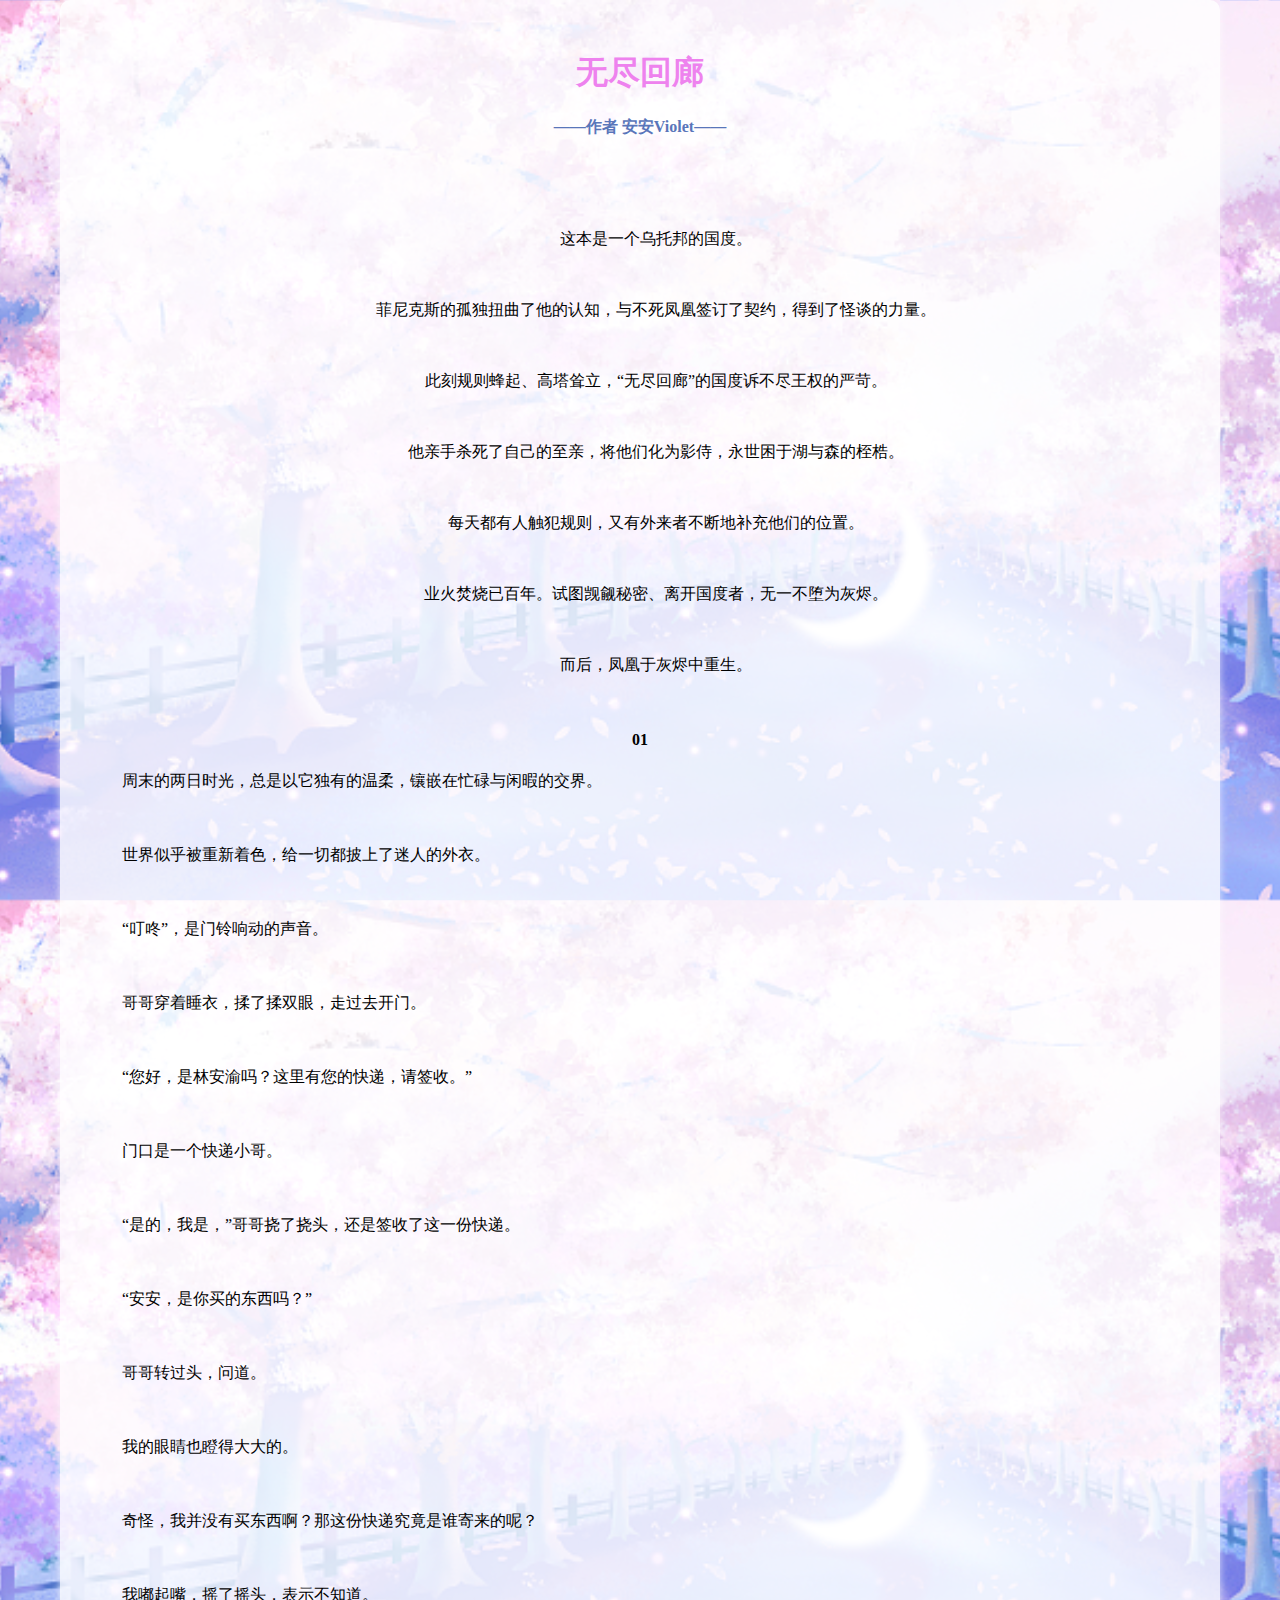
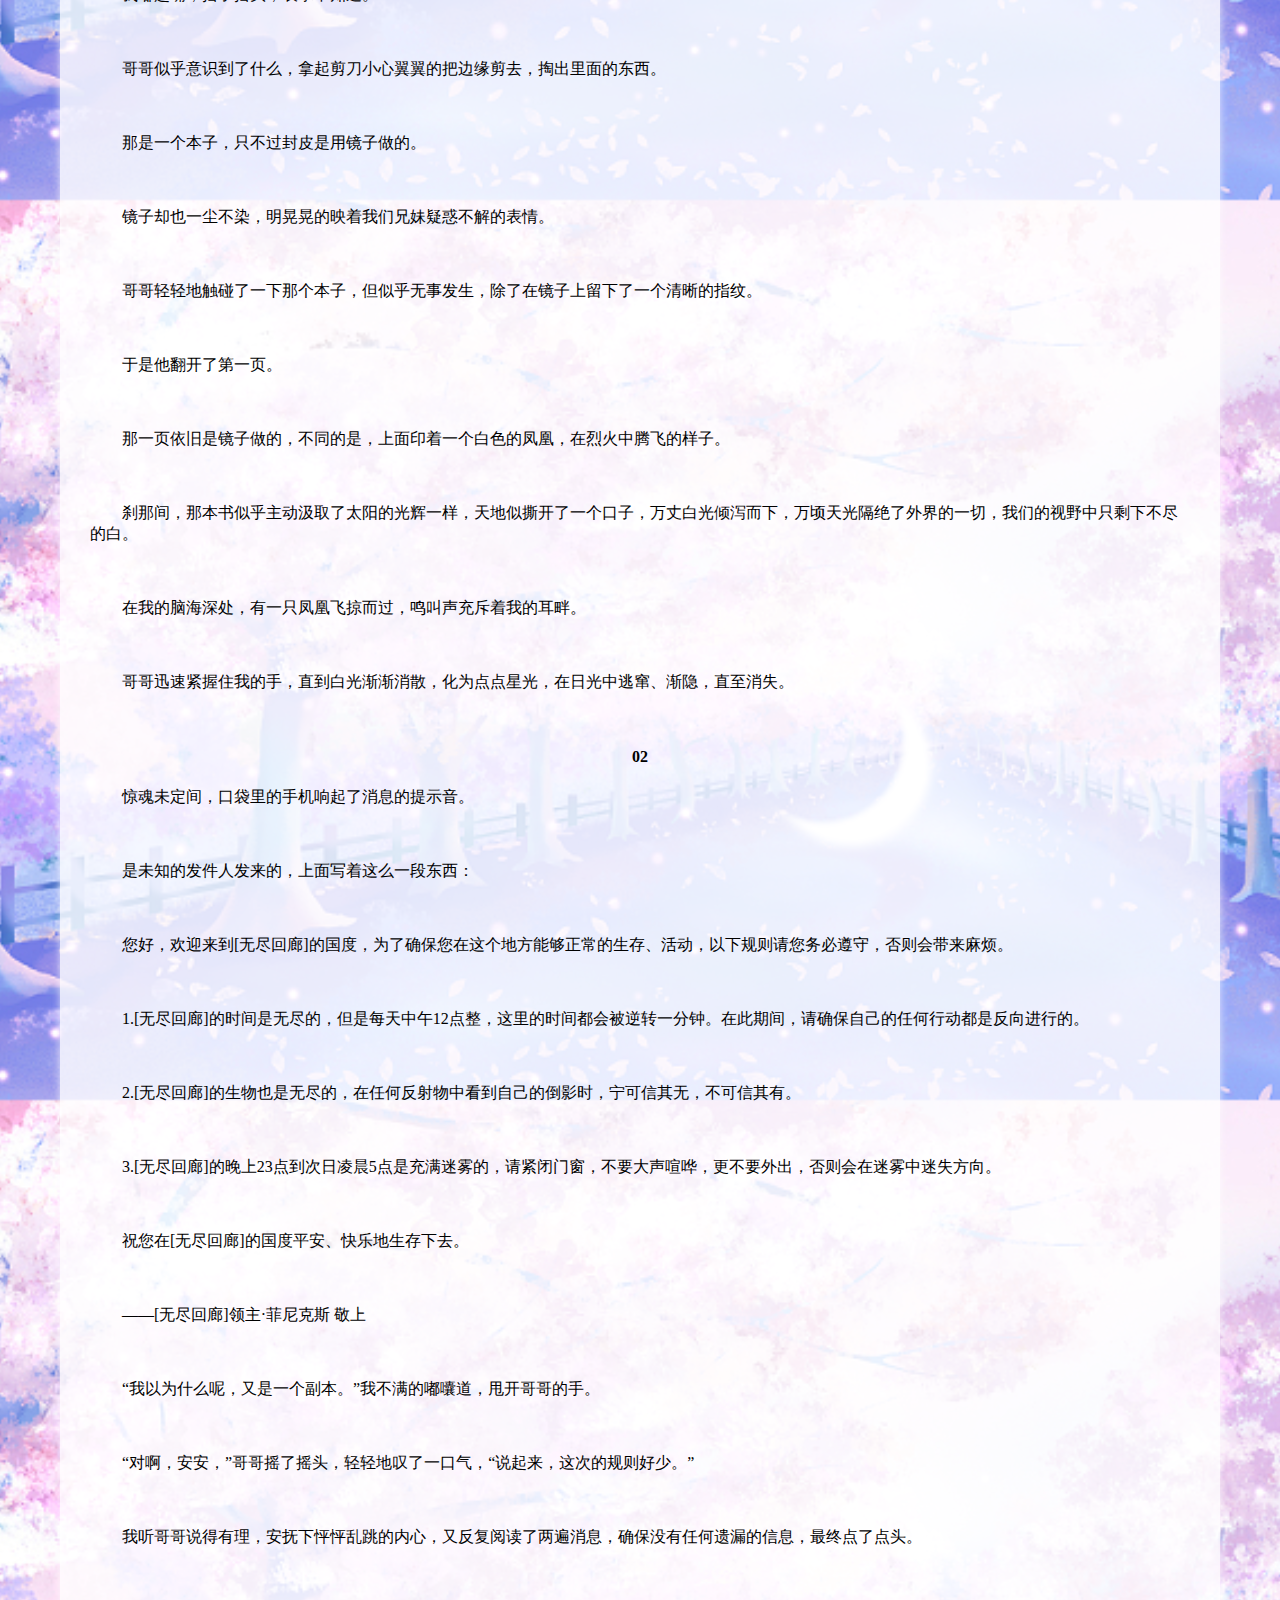
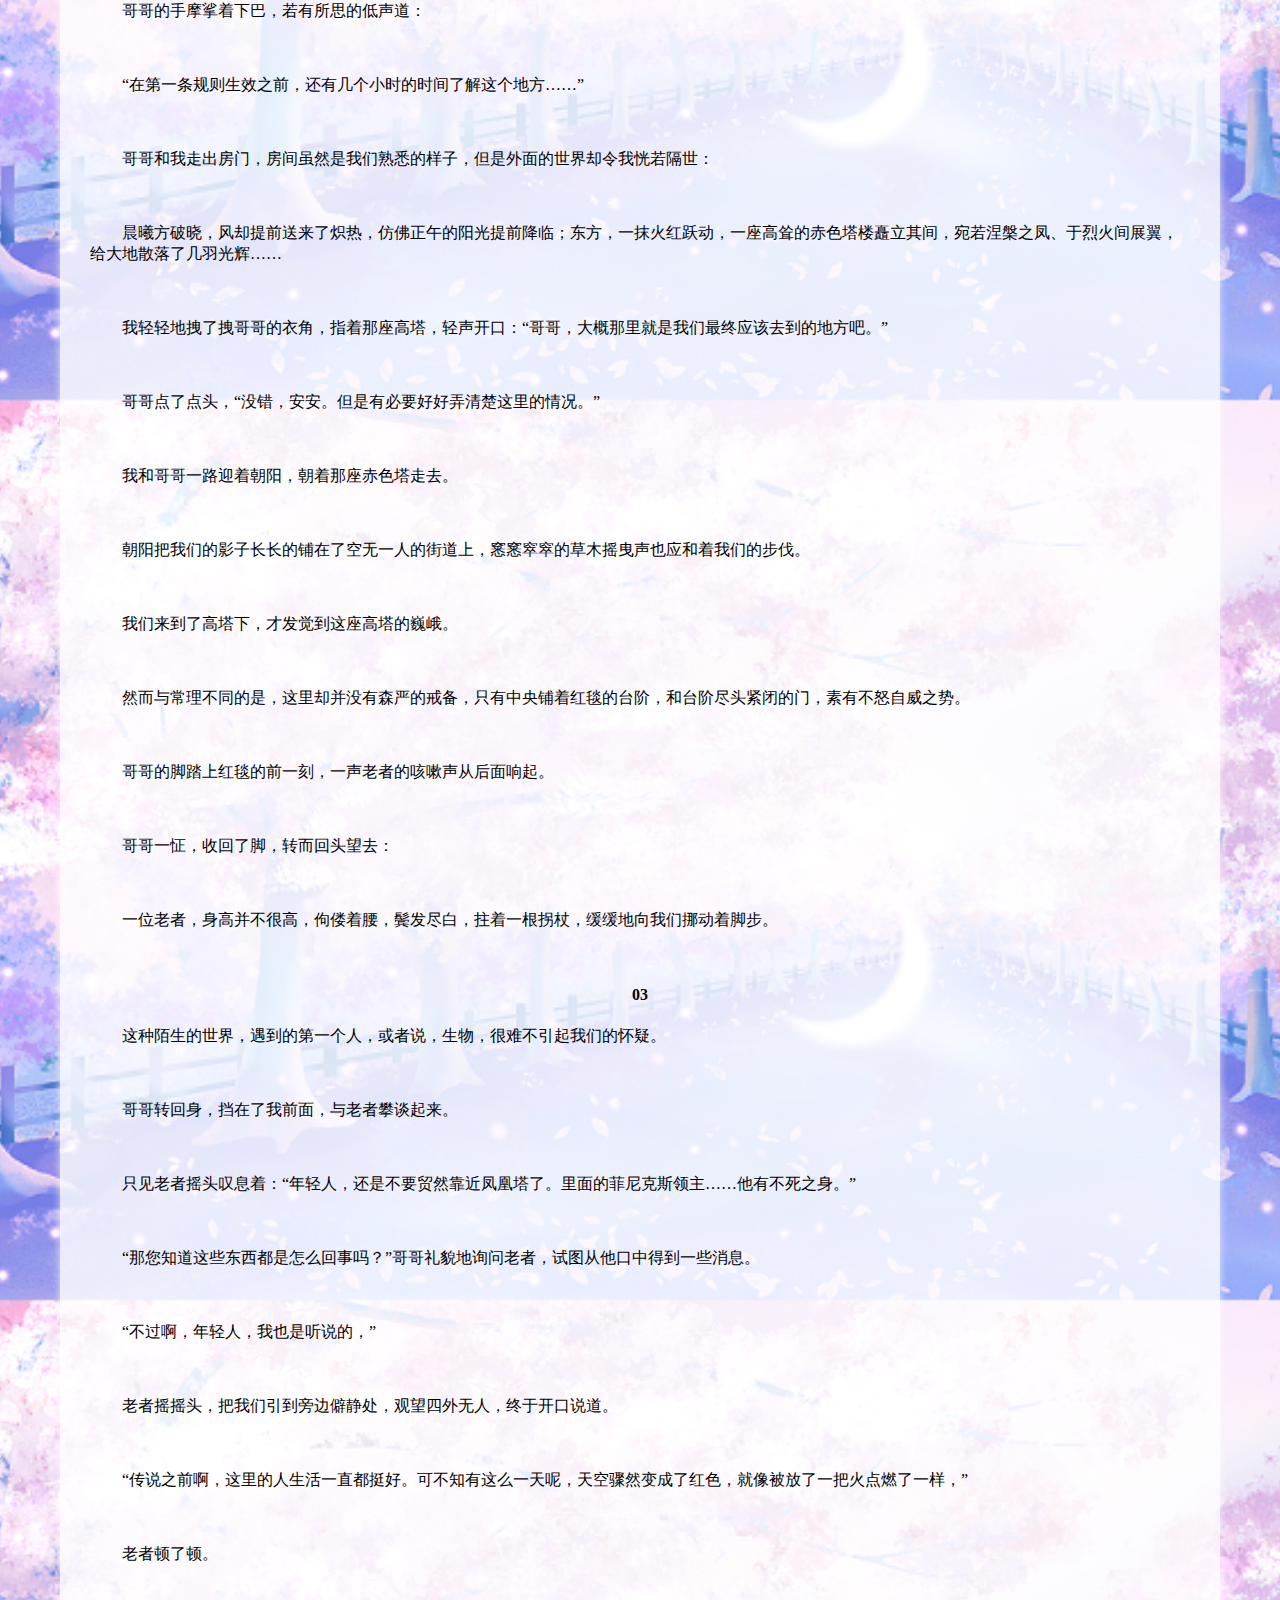
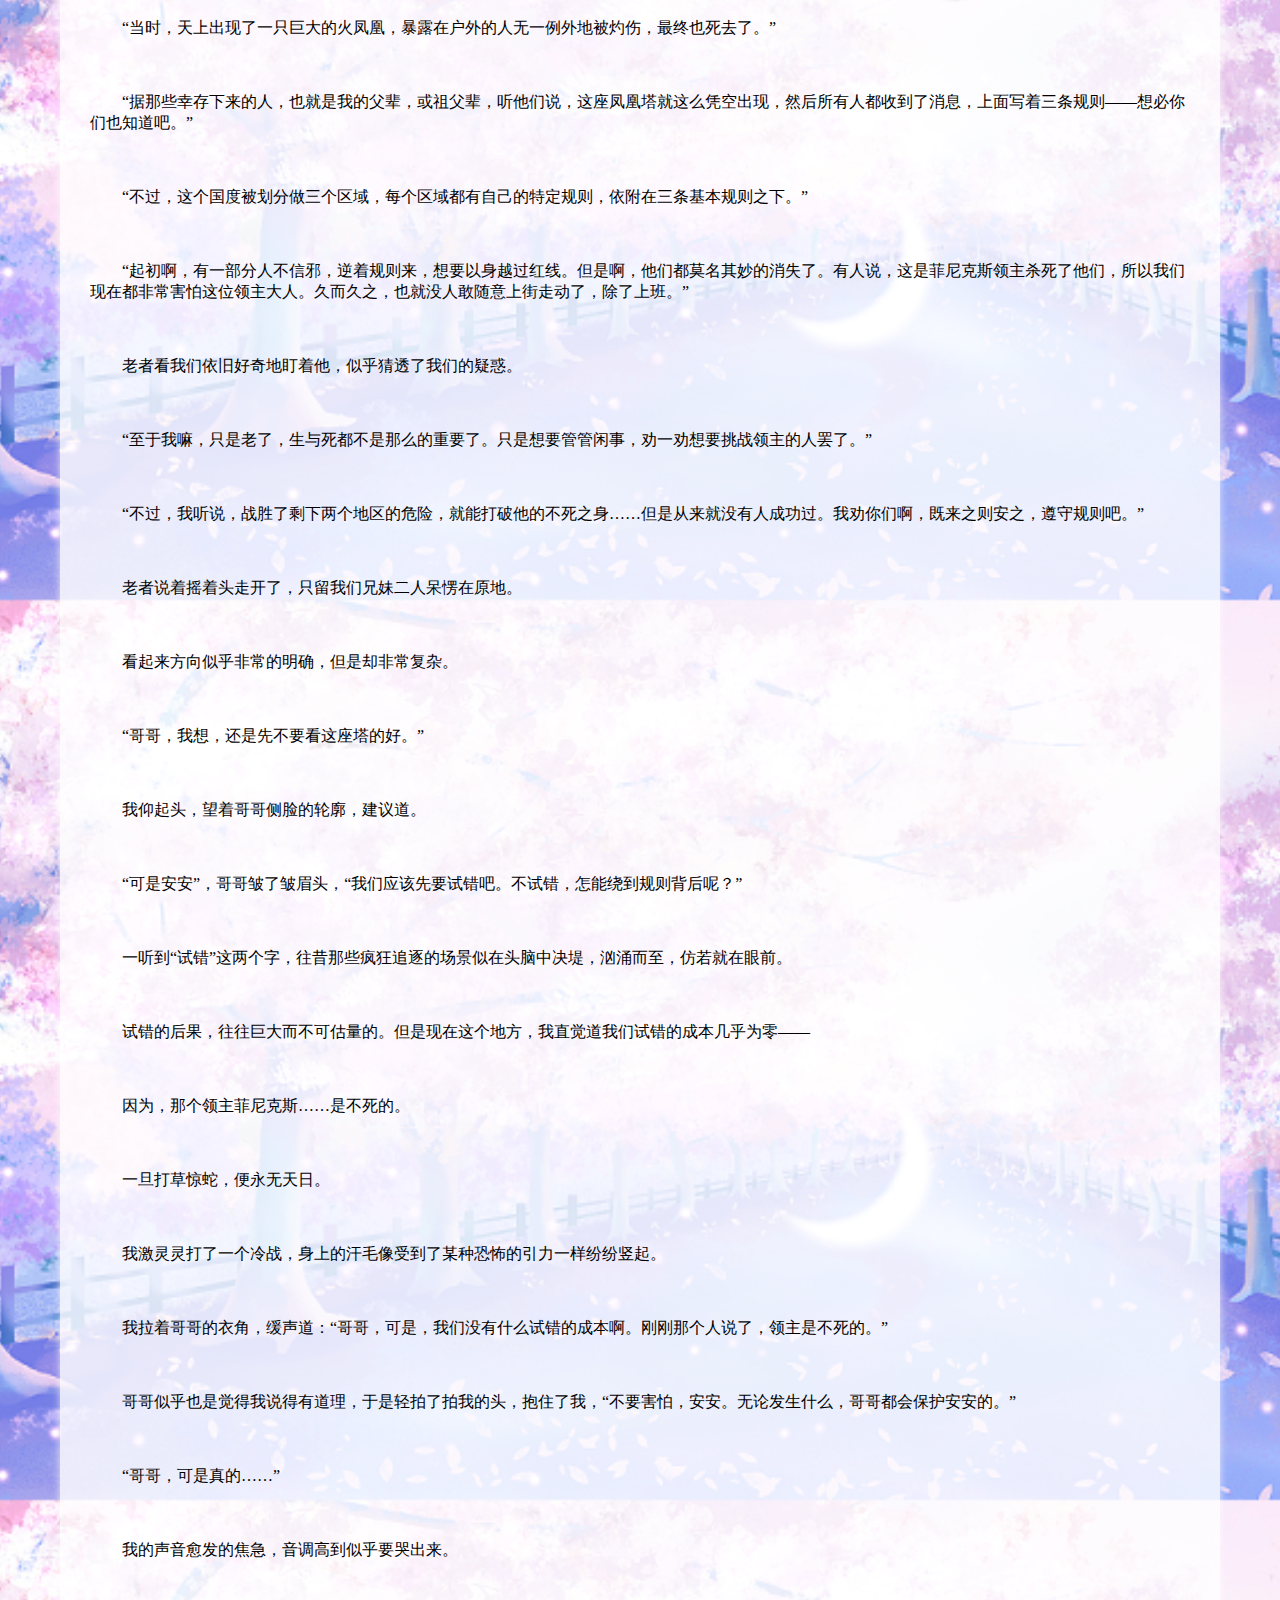
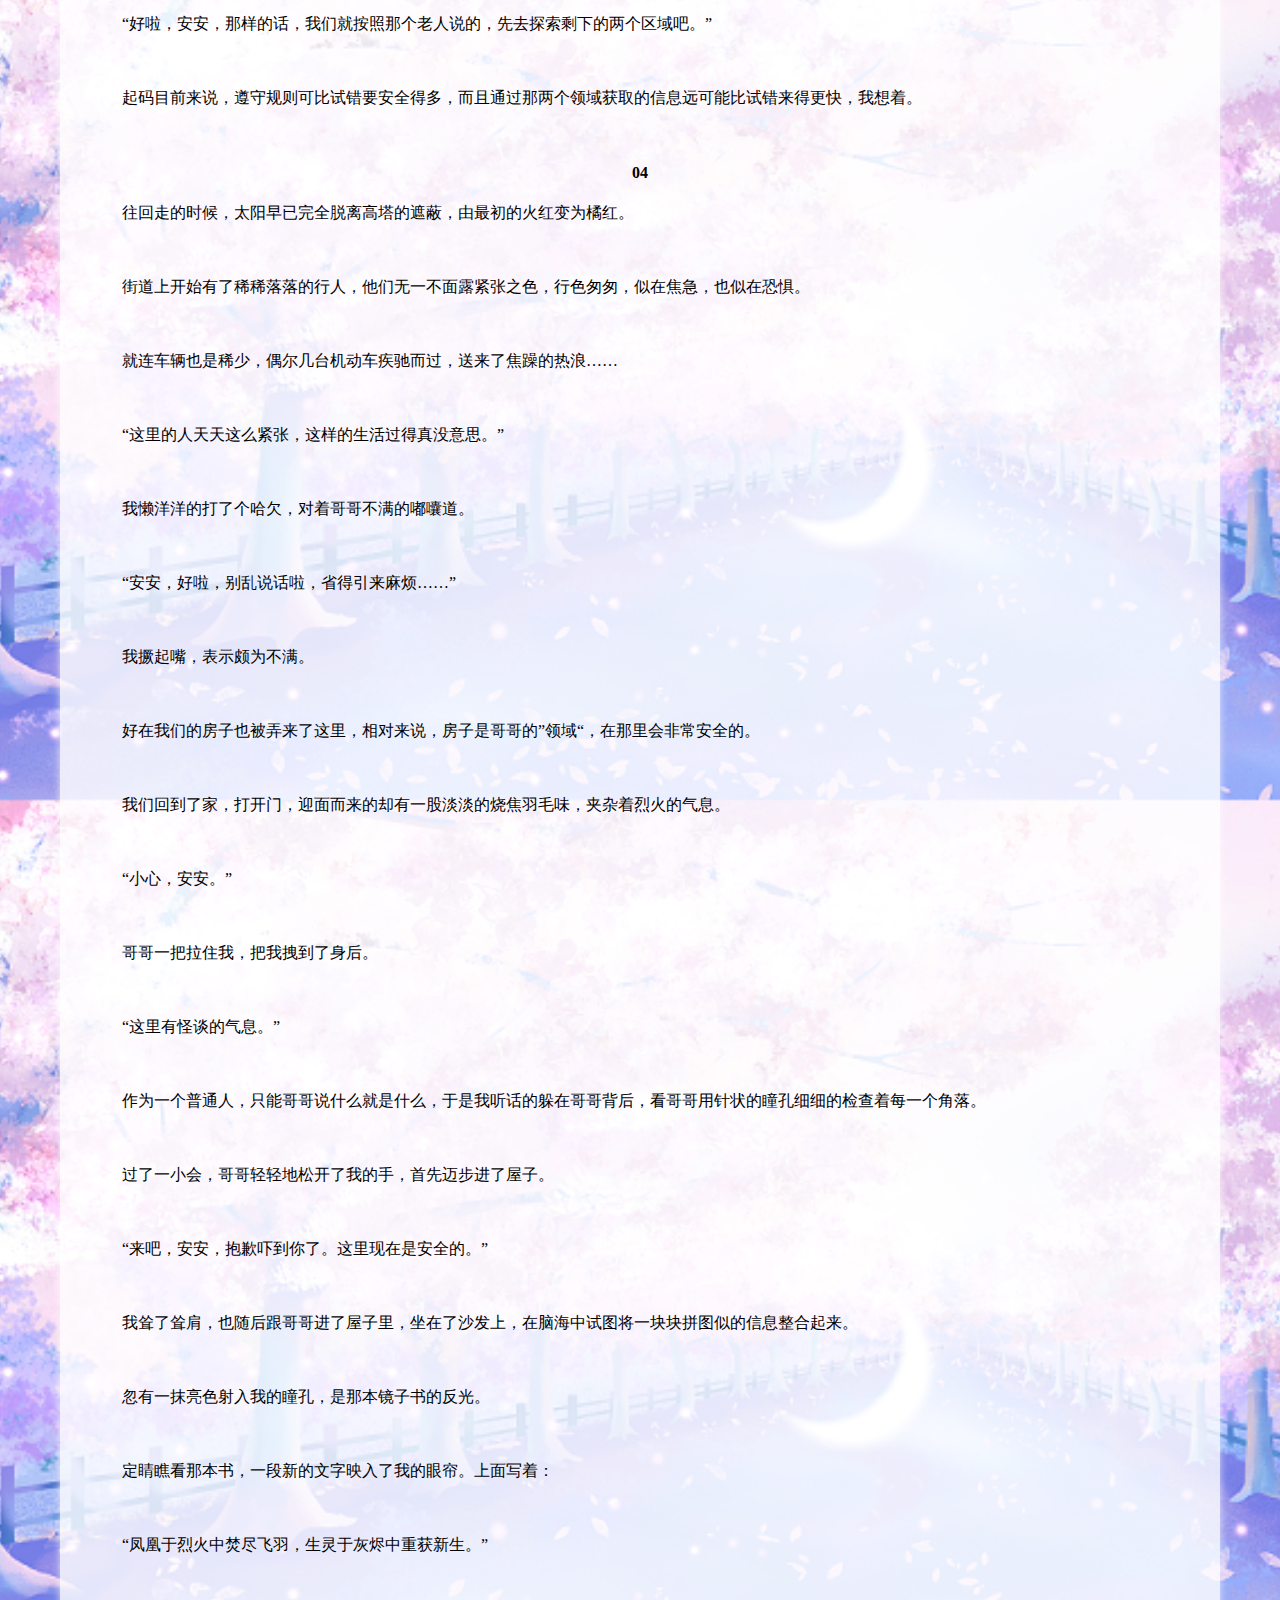
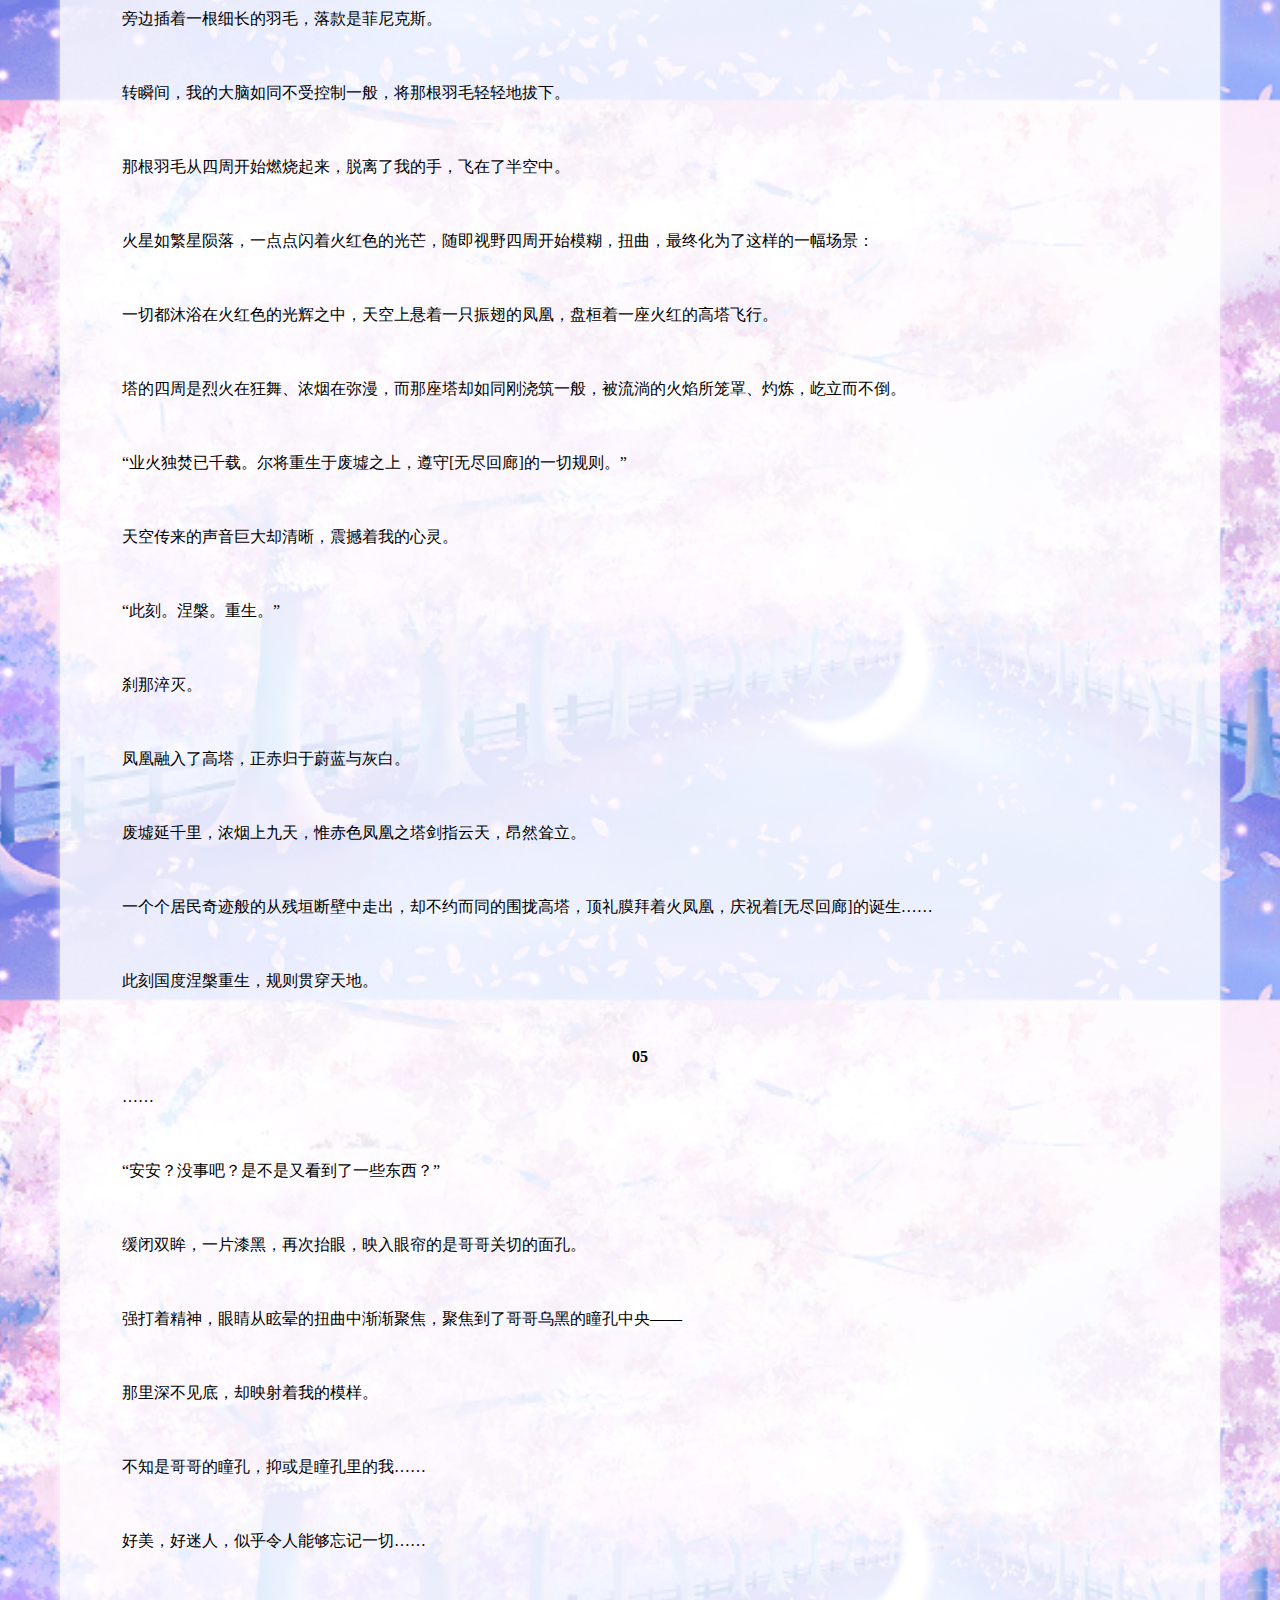
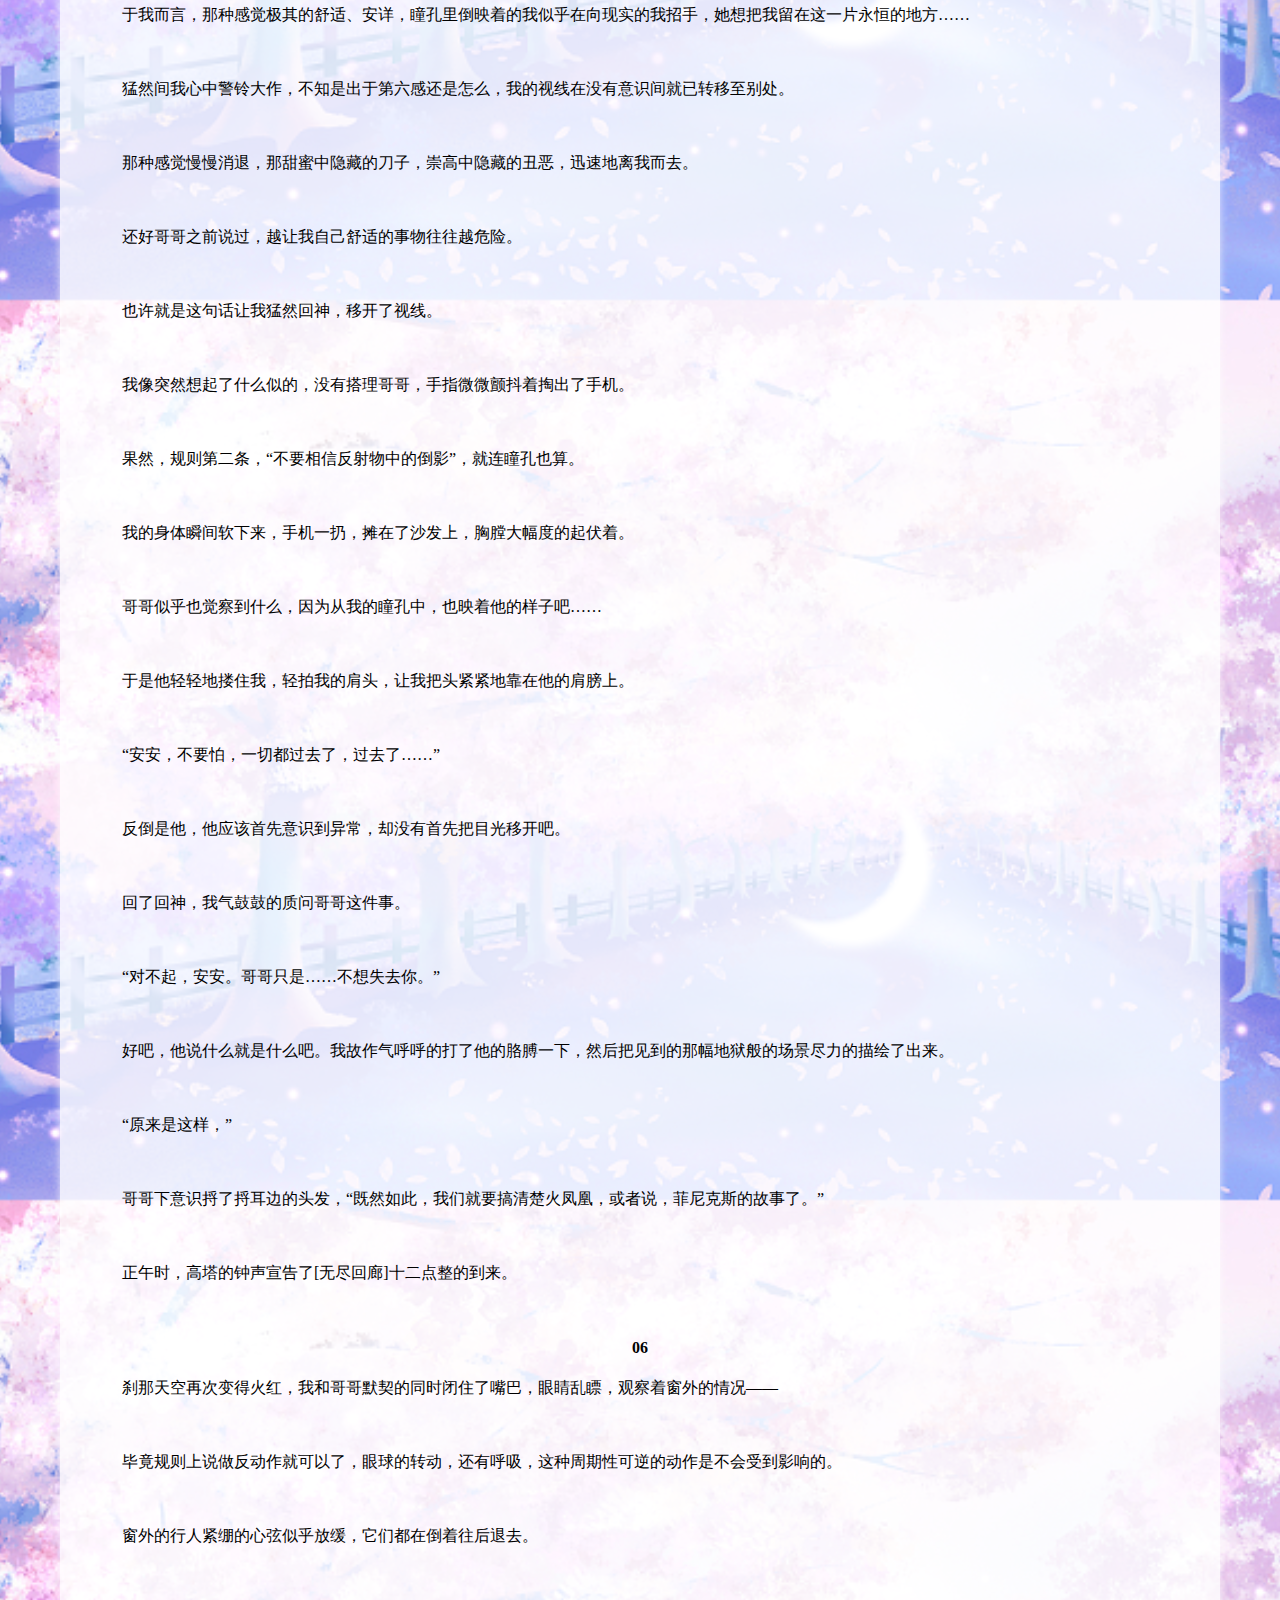
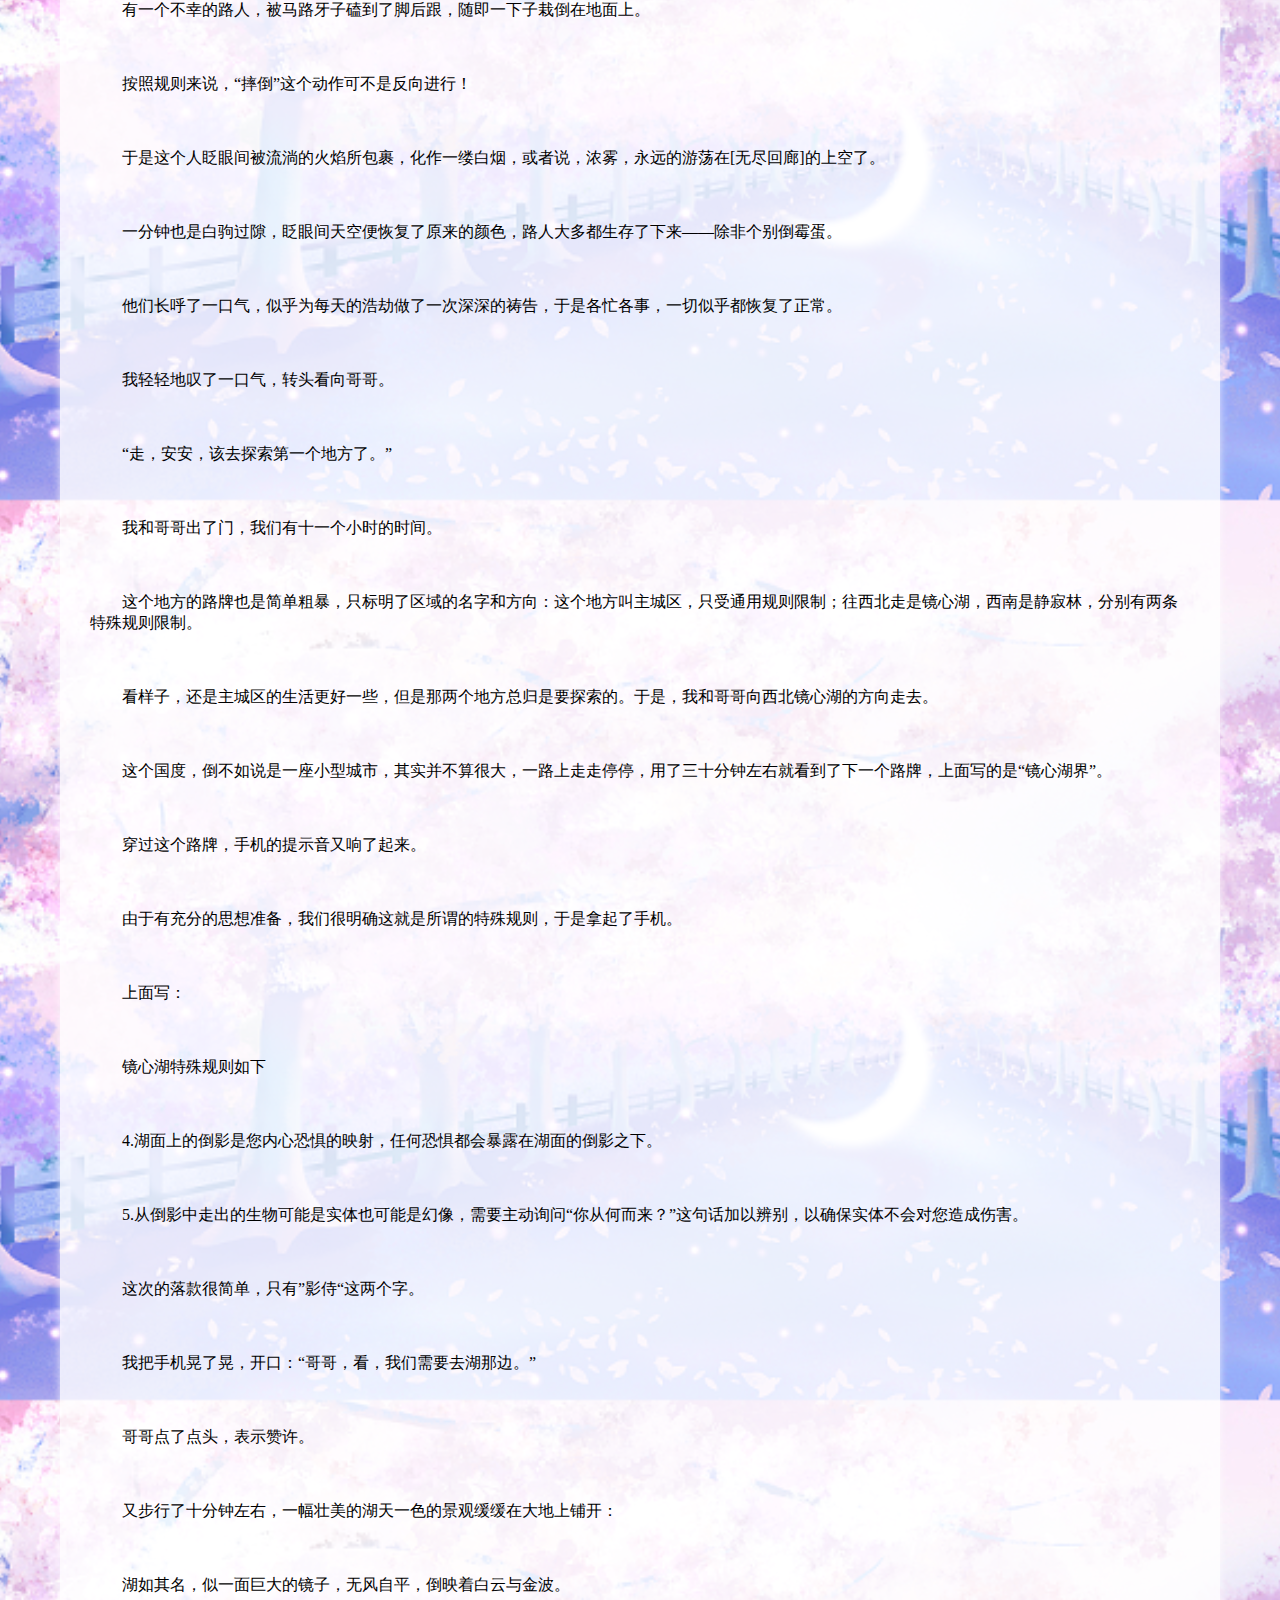
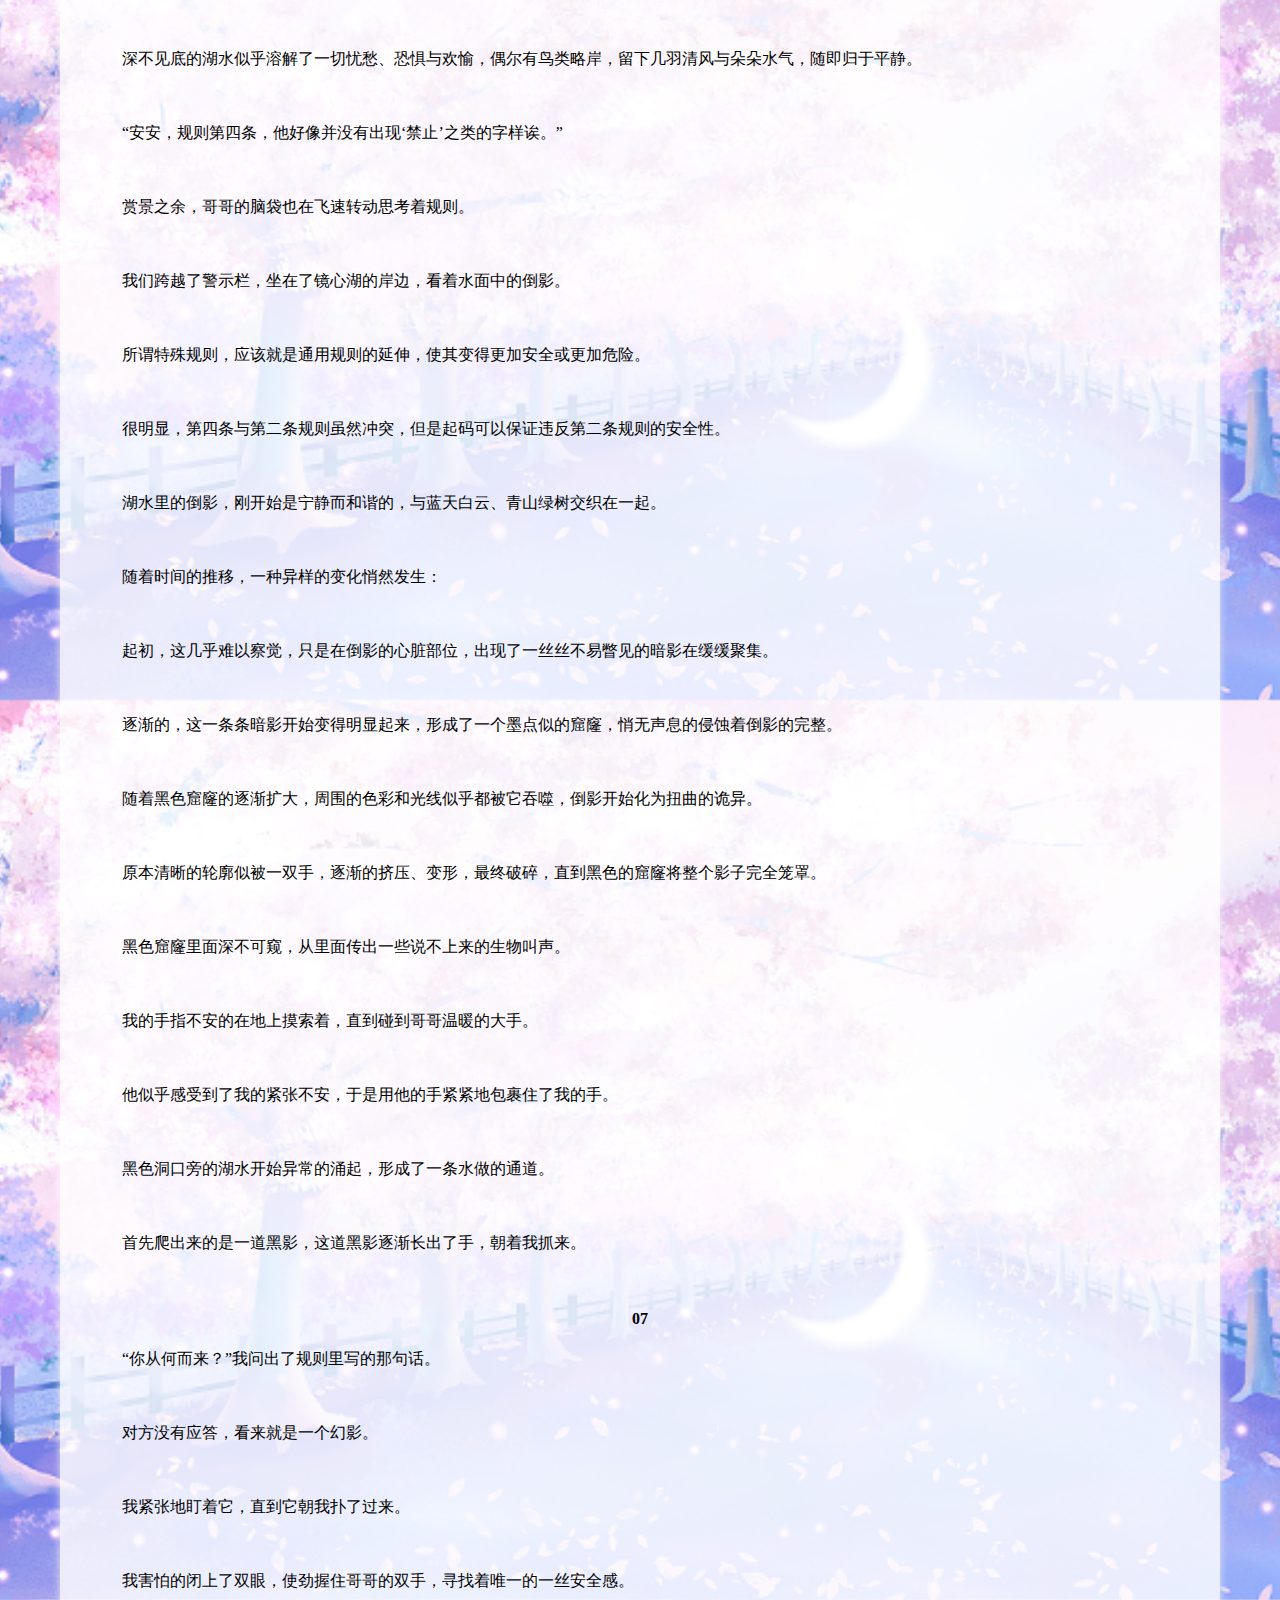
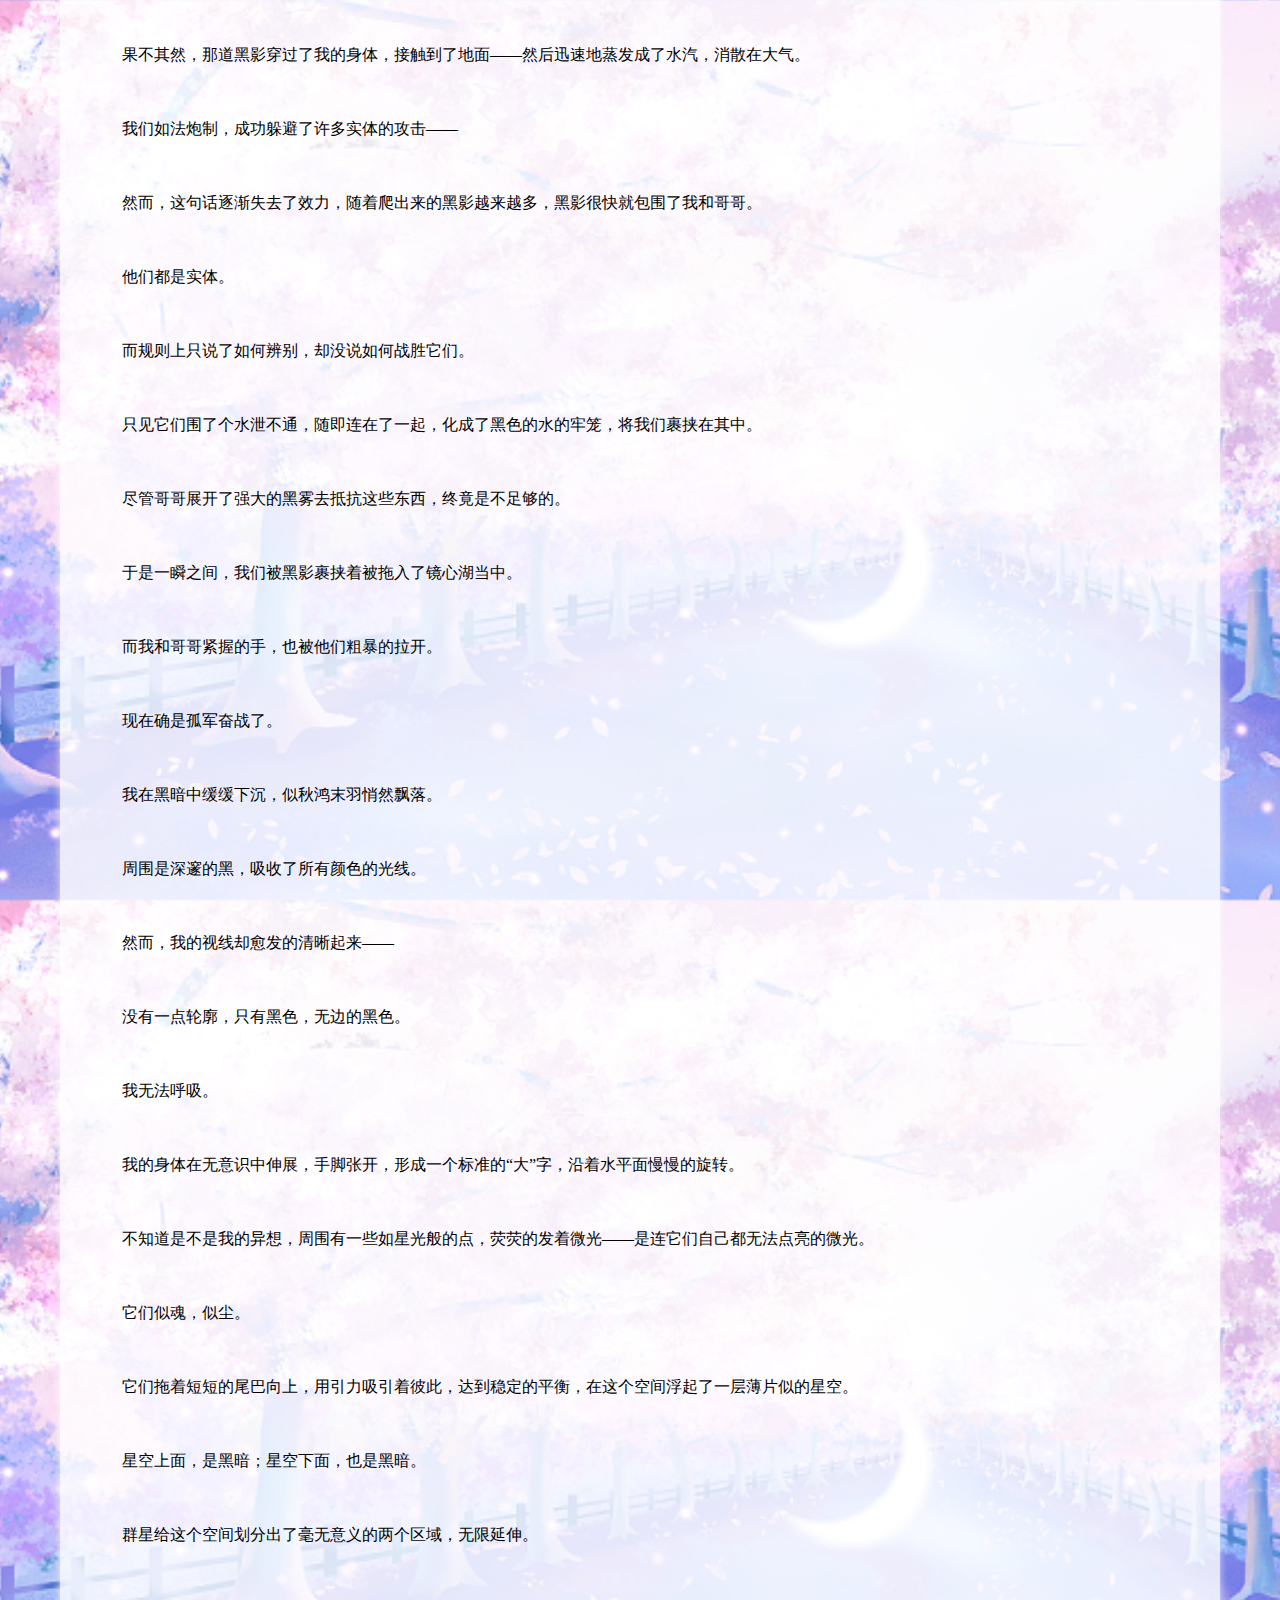
<file: novel2.html>
<!DOCTYPE html>
<html>
	<head>
		<meta charset="utf-8">
		<title>小说：无尽回廊</title>
		<link rel="stylesheet" href="./novelbox.css">
	</head>
	<body>
		<div class="container">
			<div class="content">
				<h1 style="color: violet" align="center">无尽回廊</h1>
				<h4 style="color: #5976ba" align="center">——作者 安安Violet——</h4>
				<br><br><br>
				<p align="center">　　这本是一个乌托邦的国度。</p>
				<br>
				<p align="center">　　菲尼克斯的孤独扭曲了他的认知，与不死凤凰签订了契约，得到了怪谈的力量。</p>
				<br>
				<p align="center">　　此刻规则蜂起、高塔耸立，“无尽回廊”的国度诉不尽王权的严苛。</p>
				<br>
				<p align="center">　　他亲手杀死了自己的至亲，将他们化为影侍，永世困于湖与森的桎梏。</p>
				<br>
				<p align="center">　　每天都有人触犯规则，又有外来者不断地补充他们的位置。</p>
				<br>
				<p align="center">　　业火焚烧已百年。试图觊觎秘密、离开国度者，无一不堕为灰烬。</p>
				<br>
				<p align="center">　　而后，凤凰于灰烬中重生。</p>
				<br><h4 align="center">01</h4>
				<p>  </p>
				<p>　　周末的两日时光，总是以它独有的温柔，镶嵌在忙碌与闲暇的交界。</p>
				<p>　　</p>
				<p>　　世界似乎被重新着色，给一切都披上了迷人的外衣。</p>
				<p>　　</p>
				<p>　　“叮咚”，是门铃响动的声音。</p>
				<p>　　</p>
				<p>　　哥哥穿着睡衣，揉了揉双眼，走过去开门。</p>
				<p>　　</p>
				<p>　　“您好，是林安渝吗？这里有您的快递，请签收。”</p>
				<p>　　</p>
				<p>　　门口是一个快递小哥。</p>
				<p>　　</p>
				<p>　　“是的，我是，”哥哥挠了挠头，还是签收了这一份快递。</p>
				<p>　　</p>
				<p>　　“安安，是你买的东西吗？”</p>
				<p>　　</p>
				<p>　　哥哥转过头，问道。</p>
				<p>　　</p>
				<p>　　我的眼睛也瞪得大大的。</p>
				<p>　　</p>
				<p>　　奇怪，我并没有买东西啊？那这份快递究竟是谁寄来的呢？</p>
				<p>　　</p>
				<p>　　我嘟起嘴，摇了摇头，表示不知道。</p>
				<p>　　</p>
				<p>　　哥哥似乎意识到了什么，拿起剪刀小心翼翼的把边缘剪去，掏出里面的东西。</p>
				<p>　　</p>
				<p>　　那是一个本子，只不过封皮是用镜子做的。</p>
				<p>　　</p>
				<p>　　镜子却也一尘不染，明晃晃的映着我们兄妹疑惑不解的表情。</p>
				<p>　　</p>
				<p>　　哥哥轻轻地触碰了一下那个本子，但似乎无事发生，除了在镜子上留下了一个清晰的指纹。</p>
				<p>　　</p>
				<p>　　于是他翻开了第一页。</p>
				<p>　　</p>
				<p>　　那一页依旧是镜子做的，不同的是，上面印着一个白色的凤凰，在烈火中腾飞的样子。</p>
				<p>　　</p>
				<p>　　刹那间，那本书似乎主动汲取了太阳的光辉一样，天地似撕开了一个口子，万丈白光倾泻而下，万顷天光隔绝了外界的一切，我们的视野中只剩下不尽的白。</p>
				<p>　　</p>
				<p>　　在我的脑海深处，有一只凤凰飞掠而过，鸣叫声充斥着我的耳畔。</p>
				<p>　　</p>
				<p>　　哥哥迅速紧握住我的手，直到白光渐渐消散，化为点点星光，在日光中逃窜、渐隐，直至消失。</p>
				<br><h4 align="center">02</h4>
				<p>　　惊魂未定间，口袋里的手机响起了消息的提示音。</p>
				<p>　　</p>
				<p>　　是未知的发件人发来的，上面写着这么一段东西：</p>
				<p>　　</p>
				<p>　　您好，欢迎来到[无尽回廊]的国度，为了确保您在这个地方能够正常的生存、活动，以下规则请您务必遵守，否则会带来麻烦。</p>
				<p>　　</p>
				<p>　　1.[无尽回廊]的时间是无尽的，但是每天中午12点整，这里的时间都会被逆转一分钟。在此期间，请确保自己的任何行动都是反向进行的。</p>
				<p>　　</p>
				<p>　　2.[无尽回廊]的生物也是无尽的，在任何反射物中看到自己的倒影时，宁可信其无，不可信其有。</p>
				<p>　　</p>
				<p>　　3.[无尽回廊]的晚上23点到次日凌晨5点是充满迷雾的，请紧闭门窗，不要大声喧哗，更不要外出，否则会在迷雾中迷失方向。</p>
				<p>　　</p>
				<p>　　祝您在[无尽回廊]的国度平安、快乐地生存下去。</p>
				<p>　　</p>
				<p>　　——[无尽回廊]领主·菲尼克斯  敬上</p>
				<p>　　</p>
				<p>　　“我以为什么呢，又是一个副本。”我不满的嘟囔道，甩开哥哥的手。</p>
				<p>　　</p>
				<p>　　“对啊，安安，”哥哥摇了摇头，轻轻地叹了一口气，“说起来，这次的规则好少。”</p>
				<p>　　</p>
				<p>　　我听哥哥说得有理，安抚下怦怦乱跳的内心，又反复阅读了两遍消息，确保没有任何遗漏的信息，最终点了点头。</p>
				<p>　　</p>
				<p>　　哥哥的手摩挲着下巴，若有所思的低声道：</p>
				<p>　　</p>
				<p>　　“在第一条规则生效之前，还有几个小时的时间了解这个地方……”</p>
				<p>　　</p>
				<p>　　哥哥和我走出房门，房间虽然是我们熟悉的样子，但是外面的世界却令我恍若隔世：</p>
				<p>　　</p>
				<p>　　晨曦方破晓，风却提前送来了炽热，仿佛正午的阳光提前降临；东方，一抹火红跃动，一座高耸的赤色塔楼矗立其间，宛若涅槃之凤、于烈火间展翼，给大地散落了几羽光辉……</p>
				<p>　　</p>
				<p>　　我轻轻地拽了拽哥哥的衣角，指着那座高塔，轻声开口：“哥哥，大概那里就是我们最终应该去到的地方吧。”</p>
				<p>　　</p>
				<p>　　哥哥点了点头，“没错，安安。但是有必要好好弄清楚这里的情况。”</p>
				<p>　　</p>
				<p>　　我和哥哥一路迎着朝阳，朝着那座赤色塔走去。</p>
				<p>　　</p>
				<p>　　朝阳把我们的影子长长的铺在了空无一人的街道上，窸窸窣窣的草木摇曳声也应和着我们的步伐。</p>
				<p>　　</p>
				<p>　　我们来到了高塔下，才发觉到这座高塔的巍峨。</p>
				<p>　　</p>
				<p>　　然而与常理不同的是，这里却并没有森严的戒备，只有中央铺着红毯的台阶，和台阶尽头紧闭的门，素有不怒自威之势。</p>
				<p>　　</p>
				<p>　　哥哥的脚踏上红毯的前一刻，一声老者的咳嗽声从后面响起。</p>
				<p>　　</p>
				<p>　　哥哥一怔，收回了脚，转而回头望去：</p>
				<p>　　</p>
				<p>　　一位老者，身高并不很高，佝偻着腰，鬓发尽白，拄着一根拐杖，缓缓地向我们挪动着脚步。</p>
				<br><h4 align="center">03</h4>
				<p>　　这种陌生的世界，遇到的第一个人，或者说，生物，很难不引起我们的怀疑。</p>
				<p>　　</p>
				<p>　　哥哥转回身，挡在了我前面，与老者攀谈起来。</p>
				<p>　　</p>
				<p>　　只见老者摇头叹息着：“年轻人，还是不要贸然靠近凤凰塔了。里面的菲尼克斯领主……他有不死之身。”</p>
				<p>　　</p>
				<p>　　“那您知道这些东西都是怎么回事吗？”哥哥礼貌地询问老者，试图从他口中得到一些消息。</p>
				<p>　　</p>
				<p>　　“不过啊，年轻人，我也是听说的，”</p>
				<p>　　</p>
				<p>　　老者摇摇头，把我们引到旁边僻静处，观望四外无人，终于开口说道。</p>
				<p>　　</p>
				<p>　　“传说之前啊，这里的人生活一直都挺好。可不知有这么一天呢，天空骤然变成了红色，就像被放了一把火点燃了一样，”</p>
				<p>　　</p>
				<p>　　老者顿了顿。</p>
				<p>　　</p>
				<p>　　“当时，天上出现了一只巨大的火凤凰，暴露在户外的人无一例外地被灼伤，最终也死去了。”</p>
				<p>　　</p>
				<p>　　“据那些幸存下来的人，也就是我的父辈，或祖父辈，听他们说，这座凤凰塔就这么凭空出现，然后所有人都收到了消息，上面写着三条规则——想必你们也知道吧。”</p>
				<p>　　</p>
				<p>　　“不过，这个国度被划分做三个区域，每个区域都有自己的特定规则，依附在三条基本规则之下。”</p>
				<p>　　</p>
				<p>　　“起初啊，有一部分人不信邪，逆着规则来，想要以身越过红线。但是啊，他们都莫名其妙的消失了。有人说，这是菲尼克斯领主杀死了他们，所以我们现在都非常害怕这位领主大人。久而久之，也就没人敢随意上街走动了，除了上班。”</p>
				<p>　　</p>
				<p>　　老者看我们依旧好奇地盯着他，似乎猜透了我们的疑惑。</p>
				<p>　　</p>
				<p>　　“至于我嘛，只是老了，生与死都不是那么的重要了。只是想要管管闲事，劝一劝想要挑战领主的人罢了。”</p>
				<p>　　</p>
				<p>　　“不过，我听说，战胜了剩下两个地区的危险，就能打破他的不死之身……但是从来就没有人成功过。我劝你们啊，既来之则安之，遵守规则吧。”</p>
				<p>　　</p>
				<p>　　老者说着摇着头走开了，只留我们兄妹二人呆愣在原地。</p>
				<p>　　</p>
				<p>　　看起来方向似乎非常的明确，但是却非常复杂。</p>
				<p>　　</p>
				<p>　　“哥哥，我想，还是先不要看这座塔的好。”</p>
				<p>　　</p>
				<p>　　我仰起头，望着哥哥侧脸的轮廓，建议道。</p>
				<p>　　</p>
				<p>　　“可是安安”，哥哥皱了皱眉头，“我们应该先要试错吧。不试错，怎能绕到规则背后呢？”</p>
				<p>　　</p>
				<p>　　一听到“试错”这两个字，往昔那些疯狂追逐的场景似在头脑中决堤，汹涌而至，仿若就在眼前。</p>
				<p>　　</p>
				<p>　　试错的后果，往往巨大而不可估量的。但是现在这个地方，我直觉道我们试错的成本几乎为零——</p>
				<p>　　</p>
				<p>　　因为，那个领主菲尼克斯……是不死的。</p>
				<p>　　</p>
				<p>　　一旦打草惊蛇，便永无天日。</p>
				<p>　　</p>
				<p>　　我激灵灵打了一个冷战，身上的汗毛像受到了某种恐怖的引力一样纷纷竖起。</p>
				<p>　　</p>
				<p>　　我拉着哥哥的衣角，缓声道：“哥哥，可是，我们没有什么试错的成本啊。刚刚那个人说了，领主是不死的。”</p>
				<p>　　</p>
				<p>　　哥哥似乎也是觉得我说得有道理，于是轻拍了拍我的头，抱住了我，“不要害怕，安安。无论发生什么，哥哥都会保护安安的。”</p>
				<p>　　</p>
				<p>　　“哥哥，可是真的……”</p>
				<p>　　</p>
				<p>　　我的声音愈发的焦急，音调高到似乎要哭出来。</p>
				<p>　　</p>
				<p>　　“好啦，安安，那样的话，我们就按照那个老人说的，先去探索剩下的两个区域吧。”</p>
				<p>　　</p>
				<p>　　起码目前来说，遵守规则可比试错要安全得多，而且通过那两个领域获取的信息远可能比试错来得更快，我想着。</p>
				<br><h4 align="center">04</h4>
				<p>　　往回走的时候，太阳早已完全脱离高塔的遮蔽，由最初的火红变为橘红。</p>
				<p>　　</p>
				<p>　　街道上开始有了稀稀落落的行人，他们无一不面露紧张之色，行色匆匆，似在焦急，也似在恐惧。</p>
				<p>　　</p>
				<p>　　就连车辆也是稀少，偶尔几台机动车疾驰而过，送来了焦躁的热浪……</p>
				<p>　　</p>
				<p>　　“这里的人天天这么紧张，这样的生活过得真没意思。”</p>
				<p>　　</p>
				<p>　　我懒洋洋的打了个哈欠，对着哥哥不满的嘟囔道。</p>
				<p>　　</p>
				<p>　　“安安，好啦，别乱说话啦，省得引来麻烦……”</p>
				<p>　　</p>
				<p>　　我撅起嘴，表示颇为不满。</p>
				<p>　　</p>
				<p>　　好在我们的房子也被弄来了这里，相对来说，房子是哥哥的”领域“，在那里会非常安全的。</p>
				<p>　　</p>
				<p>　　我们回到了家，打开门，迎面而来的却有一股淡淡的烧焦羽毛味，夹杂着烈火的气息。</p>
				<p>　　</p>
				<p>　　“小心，安安。”</p>
				<p>　　</p>
				<p>　　哥哥一把拉住我，把我拽到了身后。</p>
				<p>　　</p>
				<p>　　“这里有怪谈的气息。”</p>
				<p>　　</p>
				<p>　　作为一个普通人，只能哥哥说什么就是什么，于是我听话的躲在哥哥背后，看哥哥用针状的瞳孔细细的检查着每一个角落。</p>
				<p>　　</p>
				<p>　　过了一小会，哥哥轻轻地松开了我的手，首先迈步进了屋子。</p>
				<p>　　</p>
				<p>　　“来吧，安安，抱歉吓到你了。这里现在是安全的。”</p>
				<p>　　</p>
				<p>　　我耸了耸肩，也随后跟哥哥进了屋子里，坐在了沙发上，在脑海中试图将一块块拼图似的信息整合起来。</p>
				<p>　　</p>
				<p>　　忽有一抹亮色射入我的瞳孔，是那本镜子书的反光。</p>
				<p>　　</p>
				<p>　　定睛瞧看那本书，一段新的文字映入了我的眼帘。上面写着：</p>
				<p>　　</p>
				<p>　　“凤凰于烈火中焚尽飞羽，生灵于灰烬中重获新生。”</p>
				<p>　　</p>
				<p>　　旁边插着一根细长的羽毛，落款是菲尼克斯。</p>
				<p>　　</p>
				<p>　　转瞬间，我的大脑如同不受控制一般，将那根羽毛轻轻地拔下。</p>
				<p>　　</p>
				<p>　　那根羽毛从四周开始燃烧起来，脱离了我的手，飞在了半空中。</p>
				<p>　　</p>
				<p>　　火星如繁星陨落，一点点闪着火红色的光芒，随即视野四周开始模糊，扭曲，最终化为了这样的一幅场景：</p>
				<p>　　</p>
				<p>　　一切都沐浴在火红色的光辉之中，天空上悬着一只振翅的凤凰，盘桓着一座火红的高塔飞行。</p>
				<p>　　</p>
				<p>　　塔的四周是烈火在狂舞、浓烟在弥漫，而那座塔却如同刚浇筑一般，被流淌的火焰所笼罩、灼炼，屹立而不倒。</p>
				<p>　　</p>
				<p>　　“业火独焚已千载。尔将重生于废墟之上，遵守[无尽回廊]的一切规则。”</p>
				<p>　　</p>
				<p>　　天空传来的声音巨大却清晰，震撼着我的心灵。</p>
				<p>　　</p>
				<p>　　“此刻。涅槃。重生。”</p>
				<p>　　</p>
				<p>　　刹那淬灭。</p>
				<p>　　</p>
				<p>　　凤凰融入了高塔，正赤归于蔚蓝与灰白。</p>
				<p>　　</p>
				<p>　　废墟延千里，浓烟上九天，惟赤色凤凰之塔剑指云天，昂然耸立。</p>
				<p>　　</p>
				<p>　　一个个居民奇迹般的从残垣断壁中走出，却不约而同的围拢高塔，顶礼膜拜着火凤凰，庆祝着[无尽回廊]的诞生……</p>
				<p>　　</p>
				<p>　　此刻国度涅槃重生，规则贯穿天地。</p>
				<br><h4 align="center">05</h4>
				<p>　　……</p>
				<p>　　</p>
				<p>　　“安安？没事吧？是不是又看到了一些东西？”</p>
				<p>　　</p>
				<p>　　缓闭双眸，一片漆黑，再次抬眼，映入眼帘的是哥哥关切的面孔。</p>
				<p>　　</p>
				<p>　　强打着精神，眼睛从眩晕的扭曲中渐渐聚焦，聚焦到了哥哥乌黑的瞳孔中央——</p>
				<p>　　</p>
				<p>　　那里深不见底，却映射着我的模样。</p>
				<p>　　</p>
				<p>　　不知是哥哥的瞳孔，抑或是瞳孔里的我……</p>
				<p>　　</p>
				<p>　　好美，好迷人，似乎令人能够忘记一切……</p>
				<p>　　</p>
				<p>　　于我而言，那种感觉极其的舒适、安详，瞳孔里倒映着的我似乎在向现实的我招手，她想把我留在这一片永恒的地方……</p>
				<p>　　</p>
				<p>　　猛然间我心中警铃大作，不知是出于第六感还是怎么，我的视线在没有意识间就已转移至别处。</p>
				<p>　　</p>
				<p>　　那种感觉慢慢消退，那甜蜜中隐藏的刀子，崇高中隐藏的丑恶，迅速地离我而去。</p>
				<p>　　</p>
				<p>　　还好哥哥之前说过，越让我自己舒适的事物往往越危险。</p>
				<p>　　</p>
				<p>　　也许就是这句话让我猛然回神，移开了视线。</p>
				<p>　　</p>
				<p>　　我像突然想起了什么似的，没有搭理哥哥，手指微微颤抖着掏出了手机。</p>
				<p>　　</p>
				<p>　　果然，规则第二条，“不要相信反射物中的倒影”，就连瞳孔也算。</p>
				<p>　　</p>
				<p>　　我的身体瞬间软下来，手机一扔，摊在了沙发上，胸膛大幅度的起伏着。</p>
				<p>　　</p>
				<p>　　哥哥似乎也觉察到什么，因为从我的瞳孔中，也映着他的样子吧……</p>
				<p>　　</p>
				<p>　　于是他轻轻地搂住我，轻拍我的肩头，让我把头紧紧地靠在他的肩膀上。</p>
				<p>　　</p>
				<p>　　“安安，不要怕，一切都过去了，过去了……”</p>
				<p>　　</p>
				<p>　　反倒是他，他应该首先意识到异常，却没有首先把目光移开吧。</p>
				<p>　　</p>
				<p>　　回了回神，我气鼓鼓的质问哥哥这件事。</p>
				<p>　　</p>
				<p>　　“对不起，安安。哥哥只是……不想失去你。”</p>
				<p>　　</p>
				<p>　　好吧，他说什么就是什么吧。我故作气呼呼的打了他的胳膊一下，然后把见到的那幅地狱般的场景尽力的描绘了出来。</p>
				<p>　　</p>
				<p>　　“原来是这样，”</p>
				<p>　　</p>
				<p>　　哥哥下意识捋了捋耳边的头发，“既然如此，我们就要搞清楚火凤凰，或者说，菲尼克斯的故事了。”</p>
				<p>　　</p>
				<p>　　正午时，高塔的钟声宣告了[无尽回廊]十二点整的到来。</p>
				<br><h4 align="center">06</h4>
				<p>　　刹那天空再次变得火红，我和哥哥默契的同时闭住了嘴巴，眼睛乱瞟，观察着窗外的情况——</p>
				<p>　　</p>
				<p>　　毕竟规则上说做反动作就可以了，眼球的转动，还有呼吸，这种周期性可逆的动作是不会受到影响的。</p>
				<p>　　</p>
				<p>　　窗外的行人紧绷的心弦似乎放缓，它们都在倒着往后退去。</p>
				<p>　　</p>
				<p>　　有一个不幸的路人，被马路牙子磕到了脚后跟，随即一下子栽倒在地面上。</p>
				<p>　　</p>
				<p>　　按照规则来说，“摔倒”这个动作可不是反向进行！</p>
				<p>　　</p>
				<p>　　于是这个人眨眼间被流淌的火焰所包裹，化作一缕白烟，或者说，浓雾，永远的游荡在[无尽回廊]的上空了。</p>
				<p>　　</p>
				<p>　　一分钟也是白驹过隙，眨眼间天空便恢复了原来的颜色，路人大多都生存了下来——除非个别倒霉蛋。</p>
				<p>　　</p>
				<p>　　他们长呼了一口气，似乎为每天的浩劫做了一次深深的祷告，于是各忙各事，一切似乎都恢复了正常。</p>
				<p>　　</p>
				<p>　　我轻轻地叹了一口气，转头看向哥哥。</p>
				<p>　　</p>
				<p>　　“走，安安，该去探索第一个地方了。”</p>
				<p>　　</p>
				<p>　　我和哥哥出了门，我们有十一个小时的时间。</p>
				<p>　　</p>
				<p>　　这个地方的路牌也是简单粗暴，只标明了区域的名字和方向：这个地方叫主城区，只受通用规则限制；往西北走是镜心湖，西南是静寂林，分别有两条特殊规则限制。</p>
				<p>　　</p>
				<p>　　看样子，还是主城区的生活更好一些，但是那两个地方总归是要探索的。于是，我和哥哥向西北镜心湖的方向走去。</p>
				<p>　　</p>
				<p>　　这个国度，倒不如说是一座小型城市，其实并不算很大，一路上走走停停，用了三十分钟左右就看到了下一个路牌，上面写的是“镜心湖界”。</p>
				<p>　　</p>
				<p>　　穿过这个路牌，手机的提示音又响了起来。</p>
				<p>　　</p>
				<p>　　由于有充分的思想准备，我们很明确这就是所谓的特殊规则，于是拿起了手机。</p>
				<p>　　</p>
				<p>　　上面写：</p>
				<p>　　</p>
				<p>　　镜心湖特殊规则如下</p>
				<p>　　</p>
				<p>　　4.湖面上的倒影是您内心恐惧的映射，任何恐惧都会暴露在湖面的倒影之下。</p>
				<p>　　</p>
				<p>　　5.从倒影中走出的生物可能是实体也可能是幻像，需要主动询问“你从何而来？”这句话加以辨别，以确保实体不会对您造成伤害。</p>
				<p>　　</p>
				<p>　　这次的落款很简单，只有”影侍“这两个字。</p>
				<p>　　</p>
				<p>　　我把手机晃了晃，开口：“哥哥，看，我们需要去湖那边。”</p>
				<p>　　</p>
				<p>　　哥哥点了点头，表示赞许。</p>
				<p>　　</p>
				<p>　　又步行了十分钟左右，一幅壮美的湖天一色的景观缓缓在大地上铺开：</p>
				<p>　　</p>
				<p>　　湖如其名，似一面巨大的镜子，无风自平，倒映着白云与金波。</p>
				<p>　　</p>
				<p>　　深不见底的湖水似乎溶解了一切忧愁、恐惧与欢愉，偶尔有鸟类略岸，留下几羽清风与朵朵水气，随即归于平静。</p>
				<p>　　</p>
				<p>　　“安安，规则第四条，他好像并没有出现‘禁止’之类的字样诶。”</p>
				<p>　　</p>
				<p>　　赏景之余，哥哥的脑袋也在飞速转动思考着规则。</p>
				<p>　　</p>
				<p>　　我们跨越了警示栏，坐在了镜心湖的岸边，看着水面中的倒影。</p>
				<p>　　</p>
				<p>　　所谓特殊规则，应该就是通用规则的延伸，使其变得更加安全或更加危险。</p>
				<p>　　</p>
				<p>　　很明显，第四条与第二条规则虽然冲突，但是起码可以保证违反第二条规则的安全性。</p>
				<p>　　</p>
				<p>　　湖水里的倒影，刚开始是宁静而和谐的，与蓝天白云、青山绿树交织在一起。</p>
				<p>　　</p>
				<p>　　随着时间的推移，一种异样的变化悄然发生：</p>
				<p>　　</p>
				<p>　　起初，这几乎难以察觉，只是在倒影的心脏部位，出现了一丝丝不易瞥见的暗影在缓缓聚集。</p>
				<p>　　</p>
				<p>　　逐渐的，这一条条暗影开始变得明显起来，形成了一个墨点似的窟窿，悄无声息的侵蚀着倒影的完整。</p>
				<p>　　</p>
				<p>　　随着黑色窟窿的逐渐扩大，周围的色彩和光线似乎都被它吞噬，倒影开始化为扭曲的诡异。</p>
				<p>　　</p>
				<p>　　原本清晰的轮廓似被一双手，逐渐的挤压、变形，最终破碎，直到黑色的窟窿将整个影子完全笼罩。</p>
				<p>　　</p>
				<p>　　黑色窟窿里面深不可窥，从里面传出一些说不上来的生物叫声。</p>
				<p>　　</p>
				<p>　　我的手指不安的在地上摸索着，直到碰到哥哥温暖的大手。</p>
				<p>　　</p>
				<p>　　他似乎感受到了我的紧张不安，于是用他的手紧紧地包裹住了我的手。</p>
				<p>　　</p>
				<p>　　黑色洞口旁的湖水开始异常的涌起，形成了一条水做的通道。</p>
				<p>　　</p>
				<p>　　首先爬出来的是一道黑影，这道黑影逐渐长出了手，朝着我抓来。</p>
				<br><h4 align="center">07</h4>
				<p>　　“你从何而来？”我问出了规则里写的那句话。</p>
				<p>　　</p>
				<p>　　对方没有应答，看来就是一个幻影。</p>
				<p>　　</p>
				<p>　　我紧张地盯着它，直到它朝我扑了过来。</p>
				<p>　　</p>
				<p>　　我害怕的闭上了双眼，使劲握住哥哥的双手，寻找着唯一的一丝安全感。</p>
				<p>　　</p>
				<p>　　果不其然，那道黑影穿过了我的身体，接触到了地面——然后迅速地蒸发成了水汽，消散在大气。</p>
				<p>　　</p>
				<p>　　我们如法炮制，成功躲避了许多实体的攻击——</p>
				<p>　　</p>
				<p>　　然而，这句话逐渐失去了效力，随着爬出来的黑影越来越多，黑影很快就包围了我和哥哥。</p>
				<p>　　</p>
				<p>　　他们都是实体。</p>
				<p>　　</p>
				<p>　　而规则上只说了如何辨别，却没说如何战胜它们。</p>
				<p>　　</p>
				<p>　　只见它们围了个水泄不通，随即连在了一起，化成了黑色的水的牢笼，将我们裹挟在其中。</p>
				<p>　　</p>
				<p>　　尽管哥哥展开了强大的黑雾去抵抗这些东西，终竟是不足够的。</p>
				<p>　　</p>
				<p>　　于是一瞬之间，我们被黑影裹挟着被拖入了镜心湖当中。</p>
				<p>　　</p>
				<p>　　而我和哥哥紧握的手，也被他们粗暴的拉开。</p>
				<p>　　</p>
				<p>　　现在确是孤军奋战了。</p>
				<p>　　</p>
				<p>　　我在黑暗中缓缓下沉，似秋鸿末羽悄然飘落。</p>
				<p>　　</p>
				<p>　　周围是深邃的黑，吸收了所有颜色的光线。</p>
				<p>　　</p>
				<p>　　然而，我的视线却愈发的清晰起来——</p>
				<p>　　</p>
				<p>　　没有一点轮廓，只有黑色，无边的黑色。</p>
				<p>　　</p>
				<p>　　我无法呼吸。</p>
				<p>　　</p>
				<p>　　我的身体在无意识中伸展，手脚张开，形成一个标准的“大”字，沿着水平面慢慢的旋转。</p>
				<p>　　</p>
				<p>　　不知道是不是我的异想，周围有一些如星光般的点，荧荧的发着微光——是连它们自己都无法点亮的微光。</p>
				<p>　　</p>
				<p>　　它们似魂，似尘。</p>
				<p>　　</p>
				<p>　　它们拖着短短的尾巴向上，用引力吸引着彼此，达到稳定的平衡，在这个空间浮起了一层薄片似的星空。</p>
				<p>　　</p>
				<p>　　星空上面，是黑暗；星空下面，也是黑暗。</p>
				<p>　　</p>
				<p>　　群星给这个空间划分出了毫无意义的两个区域，无限延伸。</p>
				<p>　　</p>
				<p>　　我的身体仍然在下沉。沉睡的神经元被轻轻地唤起，释放着微弱的电信号——</p>
				<p>　　</p>
				<p>　　它们仍不足以驱动我的身体。</p>
				<p>　　</p>
				<p>　　我依旧没有力气去思考，但我似乎可以认知。</p>
				<p>　　</p>
				<p>　　我仿佛听见了好多。</p>
				<p>　　</p>
				<p>　　苍老的大雁飞断了最后一根羽毛，在哀鸣中化作蓝天；</p>
				<p>　　</p>
				<p>　　低垂的花朵凋零了最后一片花瓣，在秋风中化作泥土；</p>
				<p>　　</p>
				<p>　　老旧的钟表留住了最后一根指针，在停滞中化作时间……</p>
				<p>　　</p>
				<p>　　最后一颗音符，化作了「终」的寂静。</p>
				<p>　　</p>
				<p>　　故事仍在继续，只是它们的记录者放下了笔。</p>
				<p>　　</p>
				<p>　　就像大雁是蓝天的产物，花朵是泥土的产物，钟表是时间的产物一样：</p>
				<p>　　</p>
				<p>　　它们在永恒中出生，死后又重新化作永恒。</p>
				<p>　　</p>
				<p>　　它们处在一条线上，只不过那条线围成了环，找不到起点，也找不到终点。</p>
				<p>　　</p>
				<p>　　就像是这里的名字一样，”无尽“回廊。</p>
				<p>　　</p>
				<p>　　我呢？</p>
				<p>　　</p>
				<p>　　我死了吗？</p>
				<p>　　</p>
				<p>　　好像并没有，但我的心脏似乎已经停跳。</p>
				<p>　　</p>
				<p>　　似乎这里的影侍准备着在我的脑海中投射着什么。</p>
				<p>　　</p>
				<p>　　是深邃无垠的孤独，是灵魂深处歇斯底里的吼叫，是一股无形却势不可挡的恐惧——如同汹涌的潮水一般，一波接一波地灌入我的脑海，猛烈地撞击着我的心房。</p>
				<p>　　</p>
				<p>　　似历史的星河将孤独的繁星汇聚，抛在了我的心扉，汇聚成我生命中的深刻烙印。</p>
				<p>　　</p>
				<p>　　仿若我也在这份孤寂中徘徊了许久，许久。</p>
				<p>　　</p>
				<p>　　我表情木然，几乎可以说是波澜不惊了，也是一种平静的沉默。</p>
				<p>　　</p>
				<p>　　一切都重新化作了黑暗与繁星，随着水流向上浮去，不知多久，脑海中想起了一个声音。</p>
				<p>　　</p>
				<p>　　“你，为何面无表情？”</p>
				<p>　　</p>
				<p>　　“难道那些孤独你都无法体验吗？”</p>
				<p>　　</p>
				<p>　　声音并不如想象般的凶恶，相反的，充满了同情与温柔，似在怜惜，似在哀婉。</p>
				<p>　　</p>
				<p>　　我发现，我似乎可以和他在脑海中对话。</p>
				<p>　　</p>
				<p>　　“并不是。”</p>
				<p>　　</p>
				<p>　　我轻闭双眼，把我的回答挤入脑海。</p>
				<p>　　</p>
				<p>　　“我原先是独生女，家庭条件也十分的不错。”</p>
				<p>　　</p>
				<p>　　“后来我们一家收养了我哥哥，也就是林安渝，另一个被你吞进湖里的人。”</p>
				<p>　　</p>
				<p>　　“我的哥哥本就是怪谈，却被另一些怪谈盯上。”</p>
				<p>　　</p>
				<p>　　“那些怪谈杀死了我的父母。”</p>
				<p>　　</p>
				<p>　　“自从那时候，我就开始变得孤独，只有哥哥为伴，生活虽一落千丈但勉强能维系。”</p>
				<p>　　</p>
				<p>　　“哥哥是我唯一的亲人了。”</p>
				<p>　　</p>
				<p>　　对面没有插话，我猜是在静静地听着。</p>
				<p>　　</p>
				<p>　　“后来，哥哥他也出事了。”</p>
				<p>　　</p>
				<p>　　“他被卡车碾成了两半。”</p>
				<p>　　</p>
				<p>　　“虽说他最终还是借助一些力量回来了，但他也开始对我渐渐地冷落。”</p>
				<p>　　</p>
				<p>　　“据他说，那是害怕怪谈再次接近我。”</p>
				<p>　　</p>
				<p>　　神奇的是，就在这一瞬间，我意外的感知到了泪水的存在，它们悄无声息的从眼角滑落，细丝般轻盈，最终融入了那片湖水中，与湖水交融，形成了一颗颗独特的克莱因蓝，深邃而纯净。</p>
				<p>　　</p>
				<p>　　“也就是说，从天到地的绝望……”</p>
				<p>　　</p>
				<p>　　我感觉我似乎在哽咽，再也无法说清楚接下来的话了。</p>
				<p>　　</p>
				<p>　　沉默了良久，对面开口了，似乎是直接对着我们两个人说的。</p>
				<p>　　</p>
				<p>　　“林安安，林安渝，我是影侍，镜心湖区域特殊规则的制定人。你们兄妹是第一个通过孤独的试炼的。”</p>
				<p>　　</p>
				<p>　　“菲尼克斯那家伙，怎么就无法承受一时的孤独……唉。”</p>
				<p>　　</p>
				<p>　　他自言自语着。我们感受到了身体的上浮，似乎是它在帮助我们复苏。</p>
				<p>　　</p>
				<p>　　“菲尼克斯掌权后，把我杀死了，我的灵魂被禁锢在了这里，化为了影侍。”</p>
				<p>　　</p>
				<p>　　“我设立特殊规则的初衷，就是想要寻找能够解救他的人。现在就是你们。”</p>
				<p>　　</p>
				<p>　　“林安渝，你的能力是黑雾吧。你想象一下把它变成一把剑，它将可以斩断凤凰的飞羽……对，就是这样。”</p>
				<p>　　</p>
				<p>　　“只要击败了他，我和另一位影侍都会消散，但最起码，所有人的生活都将重新归于平静。”</p>
				<p>　　</p>
				<p>　　之后便没有了声音，只剩下流水的翕动与彻骨的寒意。</p>
				<p>　　</p>
				<p>　　……</p>
				<br><h4 align="center">08</h4>
				<p>　　从镜心湖中被轻柔的夜风缓缓托起，看一轮皎洁的明月已悄然悬挂在夜空之中，湖面的波光粼粼宛若无数颗细碎的钻石轻轻跳跃。</p>
				<p>　　</p>
				<p>　　已经很晚了，十点半。</p>
				<p>　　</p>
				<p>　　我对时间似乎已经失去了什么感知，从地上挣扎着站起，全身湿透却无暇顾及，只是本能的、不顾一切地扑向哥哥的怀抱，寻求一丝丝慰藉。</p>
				<p>　　</p>
				<p>　　“好了，安安，不哭，不哭。”</p>
				<p>　　</p>
				<p>　　哥哥轻轻地拍着我的后背，就像小时候他安慰哭泣的我一样。</p>
				<p>　　</p>
				<p>　　“不过安安，我们现在需要回去了，只有半个小时了。”</p>
				<p>　　</p>
				<p>　　说着哥哥一把把我抱起来，运用怪谈的能力朝着家的方向奔跑。</p>
				<p>　　</p>
				<p>　　风在耳边低语，吹着我湿漉漉的衣服，传送着夜晚特有的凉意……</p>
				<p>　　</p>
				<p>　　回到家，已经是十点五十了。我们顾不上换衣服，仔仔细细地把门窗掩好，等待着十一点钟的到来。</p>
				<p>　　</p>
				<p>　　十一点钟，迷雾如约而至，它们从每一个细微处挤出——柏油马路的裂缝、粗壮树干的纹理、广博泥土的深处，乃至无形的空气中，都渐渐弥漫起一层朦胧。</p>
				<p>　　</p>
				<p>　　四周的景物很快便被迷雾完全吞噬，而高塔的方向却被更加浓重的迷雾紧紧缠绕，似一座孤岛。</p>
				<p>　　</p>
				<p>　　由于不能发出太大的声音，确认没有迷雾涌入房间之后，我们轻手轻脚的换好了睡衣，进入各自的房间休息。</p>
				<p>　　</p>
				<p>　　一夜无话。</p>
				<p>　　</p>
				<p>　　清晨的阳光照耀着凤凰塔，任凭火红充满天地一机，将午夜的迷雾尽数燃尽。</p>
				<p>　　</p>
				<p>　　我们是被手机的消息提示音吵醒的，上面写的是：</p>
				<p>　　</p>
				<p>　　“菲尼克斯领主将于今日中午十二点在凤凰塔下演讲，所有人都要参加，届时第一条规则将于今日失效。”</p>
				<p>　　</p>
				<p>　　简单的梳洗过后，吃完早饭，我们决定先往西南静寂林的方向慢慢摸索，提前弄清楚那里的规则。</p>
				<p>　　</p>
				<p>　　又是约半个小时的步行，我们来到了郊区，进入了静寂林的区域。那里同样有两条特殊规则：</p>
				<p>　　</p>
				<p>　　4.树木也是有生命的，触摸任何树木之前，需轻拍地面三次以示尊重，否则将被树木缠绕。</p>
				<p>　　</p>
				<p>　　5.在森林中视觉和听觉将受到干扰，您需要依靠直觉与心灵感应找到方向。</p>
				<p>　　</p>
				<p>　　同样的，落款是另一位影侍。</p>
				<p>　　</p>
				<p>　　“哥哥，里面是不是迷宫啊，进去就出不来了？”</p>
				<p>　　</p>
				<p>　　我仔细地阅读完规则，抬头望向哥哥紧锁的眉头。</p>
				<p>　　</p>
				<p>　　只见哥哥微微的点了点头，还是一副若有所思的样子。</p>
				<p>　　</p>
				<p>　　最后哥哥还是耸了耸肩，无奈的叹了口气，轻声道：”安安，还是先去凤凰塔那边吧。稍后我们再好好摸索这片地方。“</p>
				<p>　　</p>
				<p>　　凤凰塔的台阶下早早的就挤满了人，生怕违反领主的命令。</p>
				<p>　　</p>
				<p>　　我和哥哥挤在人群里，静静地听着周围的人议论纷纷。</p>
				<p>　　</p>
				<p>　　十二点钟一到，凤凰塔的门大开，从里面走出的是身着红色羽衣的人。</p>
				<p>　　</p>
				<p>　　不用问，一定是领主菲尼克斯。</p>
				<p>　　</p>
				<p>　　于是广场上的人瞬间静下来，想听一听他要说什么。</p>
				<p>　　</p>
				<p>　　“我的居民们，”</p>
				<p>　　</p>
				<p>　　他清了清嗓子，开口道：</p>
				<p>　　</p>
				<p>　　“今天把你们大家叫过来，是有一件特殊的事情。就在昨天，两个外来者闯入了镜心湖，并且安全的出来了。”</p>
				<p>　　</p>
				<p>　　“这两个人现在就在你们中间，”他点手一指，指向了我们的方向。</p>
				<p>　　</p>
				<p>　　一股寒气从脚底升起，迅速地蔓延到四肢，令每一寸肌肤甚至发梢都浸透着透骨的寒。</p>
				<p>　　</p>
				<p>　　“外来者，立斩。”</p>
				<br><h4 align="center">09</h4>
				<p>　　正当我惊吓呆愣的时候，哥哥猛然拉起我的手，燃烧着身体的每一点能量，不要命似的向西南猛奔而去。</p>
				<p>　　</p>
				<p>　　身后的菲尼克斯所着的羽衣一抖，化作赤色双翼，骤然间振翅而飞，向我们所在的方向猛扑过来。</p>
				<p>　　</p>
				<p>　　可是，双腿却又如何比肩双翼呢？</p>
				<p>　　</p>
				<p>　　眼看着菲尼克斯将要追上我们的时候，哥哥带我拐入了小巷子，把生的希望寄托于复杂的地形。</p>
				<p>　　</p>
				<p>　　这一招果然有效，菲尼克斯每一次攻击，都精确地落在了建筑物上，引发了一连串的冲天烈焰，将沿途的建筑无一例外地吞并在火海之中。</p>
				<p>　　</p>
				<p>　　菲尼克斯发出的不甘的怒吼声震荡在整片蓝天，撼动着高居的太阳与天穹。</p>
				<p>　　</p>
				<p>　　过了一会，我们来到了静寂林。</p>
				<p>　　</p>
				<p>　　没有多想，哥哥拉着我一头扎入到了树林中。</p>
				<p>　　</p>
				<p>　　身后的树木似乎突然间有了生命，枝桠交织，将退路紧紧地扼住，将我们彻底囚禁在这片茂密的树林之中。</p>
				<p>　　</p>
				<p>　　这里密不透风，高大的树冠层叠，遮天蔽日，仅有几缕斑驳的阳光费力的穿透，洒下斑驳陆离的光影。</p>
				<p>　　</p>
				<p>　　身后菲尼克斯的吼叫声渐渐地消失不见，一切都显得十分的静谧。</p>
				<p>　　</p>
				<p>　　规则上说，在这里需要靠心灵感应，视觉和听觉都将会被蒙蔽。</p>
				<p>　　</p>
				<p>　　基于这一点，哥哥侧耳倾听，排除纷乱的声音，聆听风的低语，感受风在枝叶间游走留下的微妙痕迹，确定前行的方向。</p>
				<p>　　</p>
				<p>　　这里的环境在不断地变化着，而我的手也因恐惧而不住颤抖，似力气在慢慢流失，几乎难以紧紧攥住哥哥的手掌。</p>
				<p>　　</p>
				<p>　　哥哥停下了脚步，转过身。</p>
				<p>　　</p>
				<p>　　”安安，很害怕吗？”</p>
				<p>　　</p>
				<p>　　他语气十分的柔和，带着十分的自信与关切。</p>
				<p>　　</p>
				<p>　　我点了点头，表示承认。</p>
				<p>　　</p>
				<p>　　“好了，安安。还记得小时候玩过的一个游戏吗？”哥哥笑着说。</p>
				<p>　　</p>
				<p>　　对未知的恐惧早已切断了我对任何事物的想象。</p>
				<p>　　</p>
				<p>　　似乎看到了我的疑惑，哥哥解释道，“来，安安，听哥哥的话，闭上双眼。”</p>
				<p>　　</p>
				<p>　　“拉紧哥哥的手，无论发生什么，不要睁眼。”</p>
				<p>　　</p>
				<p>　　我乖乖照做，闭上双眼，突如其来的黑暗让我似乎置身在另一个世界之中，只有我，与我紧紧拉住的哥哥。</p>
				<p>　　</p>
				<p>　　恐惧如同日出的晨雾一般渐渐消散，缓步间厘清思绪，摒弃四周的咆哮声与哭喊声，凭思想回到儿时的本真——和哥哥玩过的那个游戏。</p>
				<p>　　</p>
				<p>　　……很像啊。</p>
				<p>　　</p>
				<p>　　那时，我就愿意拉住哥哥的手，轻轻地闭上双眼。</p>
				<p>　　</p>
				<p>　　阳光在周围的空气中流转，一不小心滑入我漆黑的视野中，于是便化作点点繁星，闪烁着温暖的荧光。</p>
				<p>　　</p>
				<p>　　那时候，我总是洋溢着大大的笑脸，觉得自己是最幸福的女孩子，连整片星空都围着我转……</p>
				<p>　　</p>
				<p>　　我不禁感慨着，时隔多年，竟在这种境遇下重拾起了这份记忆。</p>
				<p>　　</p>
				<p>　　哥哥总是一个可以完全依赖的人，让我那么的安心。</p>
				<p>　　</p>
				<p>　　……</p>
				<p>　　</p>
				<p>　　哥哥的一句话把我从遥远的过去勾回了当下。</p>
				<p>　　</p>
				<p>　　”安安，睁眼了。”</p>
				<p>　　</p>
				<p>　　我睁开了双眼，眼前是一片空地，空无一物。</p>
				<p>　　</p>
				<p>　　“哥哥，这是？”</p>
				<p>　　</p>
				<p>　　我不解地疑问道。</p>
				<p>　　</p>
				<p>　　“安安，这是风指引的方向，静寂林的心脏。”</p>
				<p>　　</p>
				<p>　　“看好了。”</p>
				<p>　　</p>
				<p>　　哥哥说着，俯下身去，在地上敲击了三下。</p>
				<p>　　</p>
				<p>　　一棵粗壮的大树自大地深处苏醒，从地上抽出枝芽，以不可阻挡之势生长，不一会便挺立在天地间，在阳光下闪耀着生命最耀眼的光泽。</p>
				<p>　　</p>
				<p>　　我也学着哥哥的样子，在地上敲击了三下，随后用手轻轻地抚摸着古树，感受着它细腻的纹理。</p>
				<br><h4 align="center">10</h4>
				<p>　　瞬而风起，盈满衣袂，将我的思绪吹入了这片大地深处，草木翕动间倾诉者生命的秘密。是另一位影侍的声音。</p>
				<p>　　</p>
				<p>　　“菲尼克斯将灵魂卖予不死凤凰，因得而永生……”</p>
				<p>　　</p>
				<p>　　“高塔上是凤凰的心脏，以檀木剑贯穿心脏，即可破其不死之身……”</p>
				<p>　　</p>
				<p>　　“现将木剑赠与你，林安安。”</p>
				<p>　　</p>
				<p>　　“请拯救这座城市。”</p>
				<p>　　</p>
				<p>　　再次回身之际，我的目光被枝叶间的一抹深邃吸引。</p>
				<p>　　</p>
				<p>　　正是那把檀木剑，散发着古老灵魂的气息，与周围葱郁的绿相得益彰。</p>
				<p>　　</p>
				<p>　　我轻轻取下那把檀木剑，托在手中。</p>
				<p>　　</p>
				<p>　　刹那间整片树林都动起来了，它们辟开了一条通向高塔的路。</p>
				<p>　　</p>
				<p>　　我和哥哥在那条路上飞奔，乘着风势来到了凤凰塔下，眼前的景象却与我之前所见如出一辙：</p>
				<p>　　</p>
				<p>　　翱翔的火凤凰，翎羽末端挂着火焰，点燃了一整片天空。</p>
				<p>　　</p>
				<p>　　空气中闪着数以万计的火星，跳跃着、歌颂着不死鸟的神话。</p>
				<p>　　</p>
				<p>　　“安安，我们上塔。”</p>
				<p>　　</p>
				<p>　　哥哥说着拉着我沿着红毯登上台阶，进入了凤凰塔的走廊。</p>
				<p>　　</p>
				<p>　　整个走廊都被我们脚步的回响笼罩着。</p>
				<p>　　</p>
				<p>　　显然菲尼克斯已然发现了我们，他绕着这座塔飞翔，向塔内喷吐着火舌，想要阻止我们的行动。</p>
				<p>　　</p>
				<p>　　我们飞快的进入了旋转楼梯，不断逾越着高塔的界限。</p>
				<p>　　</p>
				<p>　　菲尼克斯看上去焦急万分，发出的怒吼声震碎了凤凰塔的玻璃。</p>
				<p>　　</p>
				<p>　　哥哥聚集着黑雾，组成了剑的形状，剑锋凛冽，削掉了菲尼克斯的一半翅膀。</p>
				<p>　　</p>
				<p>　　菲尼克斯吼叫一声，身体不平衡向下栽去，转瞬间又长出了新的羽翼，重新飞了上来。</p>
				<p>　　</p>
				<p>　　“我于烈火中不断重生……”</p>
				<p>　　</p>
				<p>　　外面传来菲尼克斯的吼叫声。他失去了理智，用庞大的身体不断撞击着塔身，想要通过破坏高塔来保护他的心脏。</p>
				<p>　　</p>
				<p>　　登顶了。</p>
				<p>　　</p>
				<p>　　那颗心脏，赫然置于火红的高塔中，猛烈地燃烧着，在一次次涅槃与重生中迸发强大的力量，耀眼的红色光芒威压着每一个敢于直面它的灵魂。</p>
				<p>　　</p>
				<p>　　我执剑跟步，来到那颗炽热的心脏前，一剑刺穿。</p>
				<p>　　</p>
				<p>　　菲尼克斯发出了前所未有的哀鸣声，一头撞向塔顶。</p>
				<p>　　</p>
				<p>　　顷刻间便有地崩山摧之势，整座凤凰塔为之崩塌，而我和哥哥也被甩出塔外。</p>
				<p>　　</p>
				<p>　　哥哥唤出黑雾，再次组成利剑，两下砍下了菲尼克斯的羽翼。</p>
				<p>　　</p>
				<p>　　此刻烈火淬灭之时。</p>
				<br><h4 align="center">11</h4>
				<p>　　菲尼克斯惨叫着一头扎向地面，从他的身体里开始渗出迷雾。</p>
				<p>　　</p>
				<p>　　那些迷雾与午夜弥漫着的如出一辙，只不过它们不再无序地飘散，而是以一种特殊的韵律而汇聚，形成了浓密而温柔的云海，轻轻托住了我们下坠的身躯，直至地面。</p>
				<p>　　</p>
				<p>　　随着菲尼克斯的陨落，西面万千黑影乍起，直冲云天，在空中翻腾盘旋、汇聚联结，最终凝云成雨，莅临万顷。</p>
				<p>　　</p>
				<p>　　菲尼克斯陨落一刹，洁白的迷雾悄然褪去，渐渐融入了铺天盖地的雨水中。</p>
				<p>　　</p>
				<p>　　雨水似赋予了迷雾的温柔与哀愁，轻轻敲打着大地，像是在对大地低语着。</p>
				<p>　　</p>
				<p>　　雨水慢慢凝结，于地面上缓缓显露出人形，最终化作了一个个鲜活的生命。</p>
				<p>　　</p>
				<p>　　他们，是菲尼克斯的统治下，因不屈于规则而陨落的生灵。</p>
				<p>　　</p>
				<p>　　曾几何时，他们的灵魂被囚禁于迷雾之中，徘徊于黑夜之间，诉说着无声的抗议与渴望……</p>
				<p>　　</p>
				<p>　　这些由迷雾化作的人，缓缓站起身来，他们的眼神中闪烁着新生的光芒——</p>
				<p>　　</p>
				<p>　　因为他们不再是幻影，而是能够拥抱彼此的生命。</p>
				<p>　　</p>
				<p>　　雨淅淅沥沥的下着，人群围拢着我们高呼。</p>
				<p>　　</p>
				<p>　　哥哥拉住我向家的方向走去。</p>
				<p>　　</p>
				<p>　　沿途，人们自发排列成行，眼神中洋溢着敬意与不舍。</p>
				<p>　　</p>
				<p>　　打开门，看到了茶几上的那本玻璃书。</p>
				<p>　　</p>
				<p>　　“安安，让我们结束这一切。”</p>
				<p>　　</p>
				<p>　　我和哥哥相视一笑。</p>
				<p>　　</p>
				<p>　　我们轻轻地把书本合上。</p>
				<p>　　</p>
				<p>　　“此刻，规则破灭。”</p>
				<p>　　</p>
				<p>　　忽然间，又是一阵白光拂满我们的眼帘。</p>
				<p>　　</p>
				<p>　　与之前不同的是，这次满载着家的温馨与安宁。</p>
				<p>　　</p>
				<p>　　（全文完）</p>

	</body>
</html>
</file>
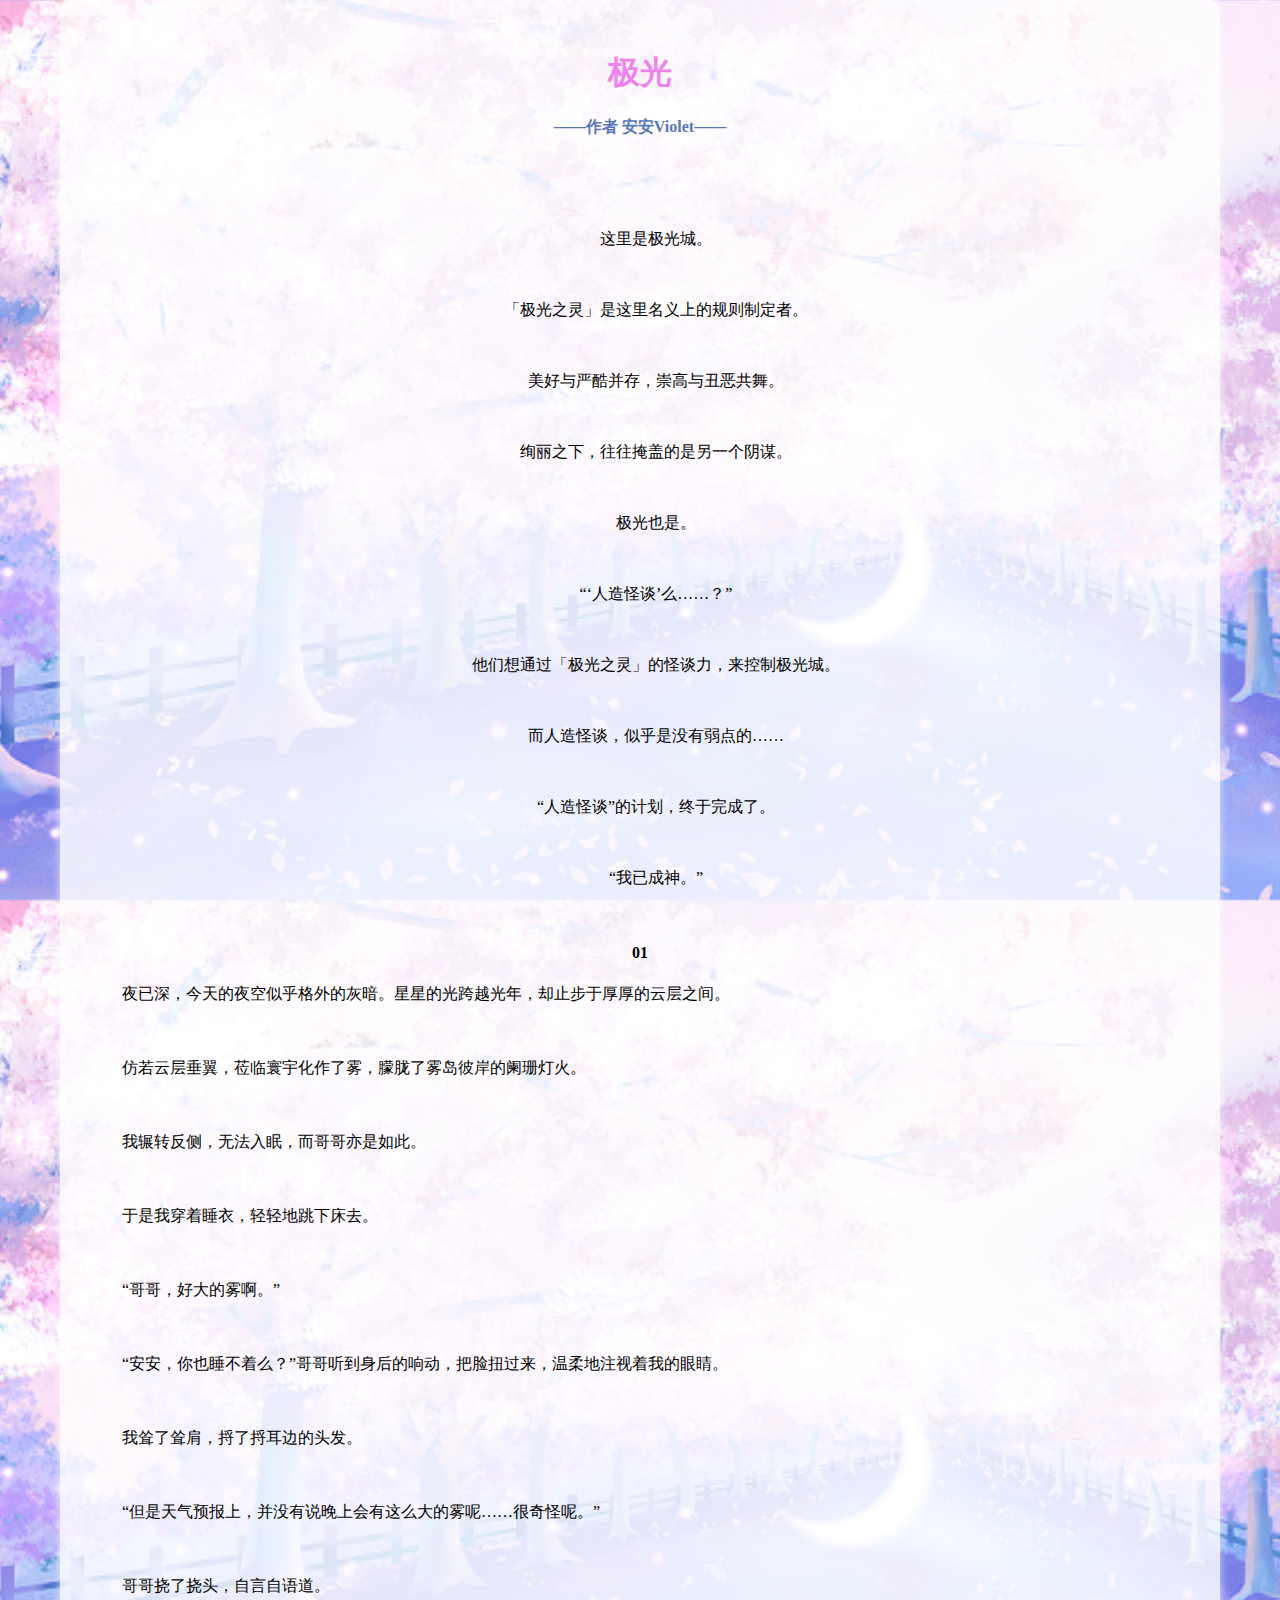
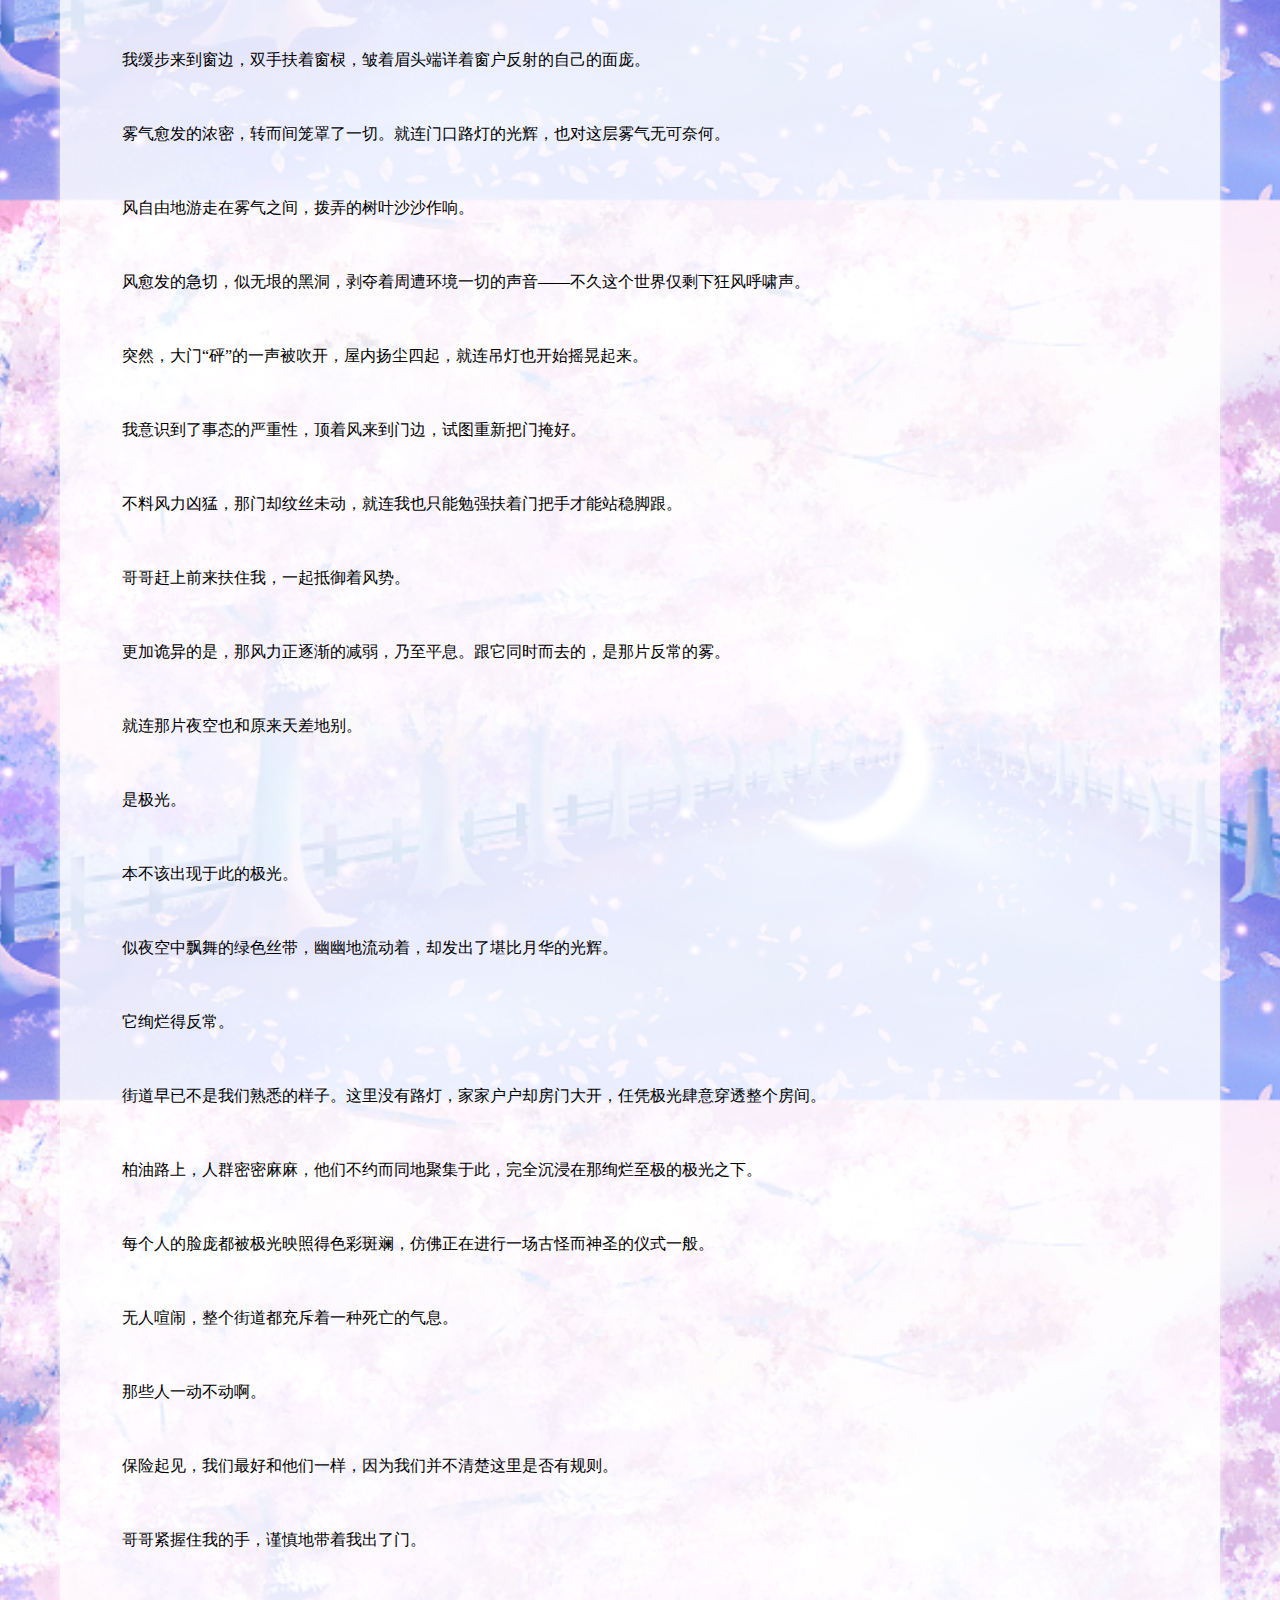
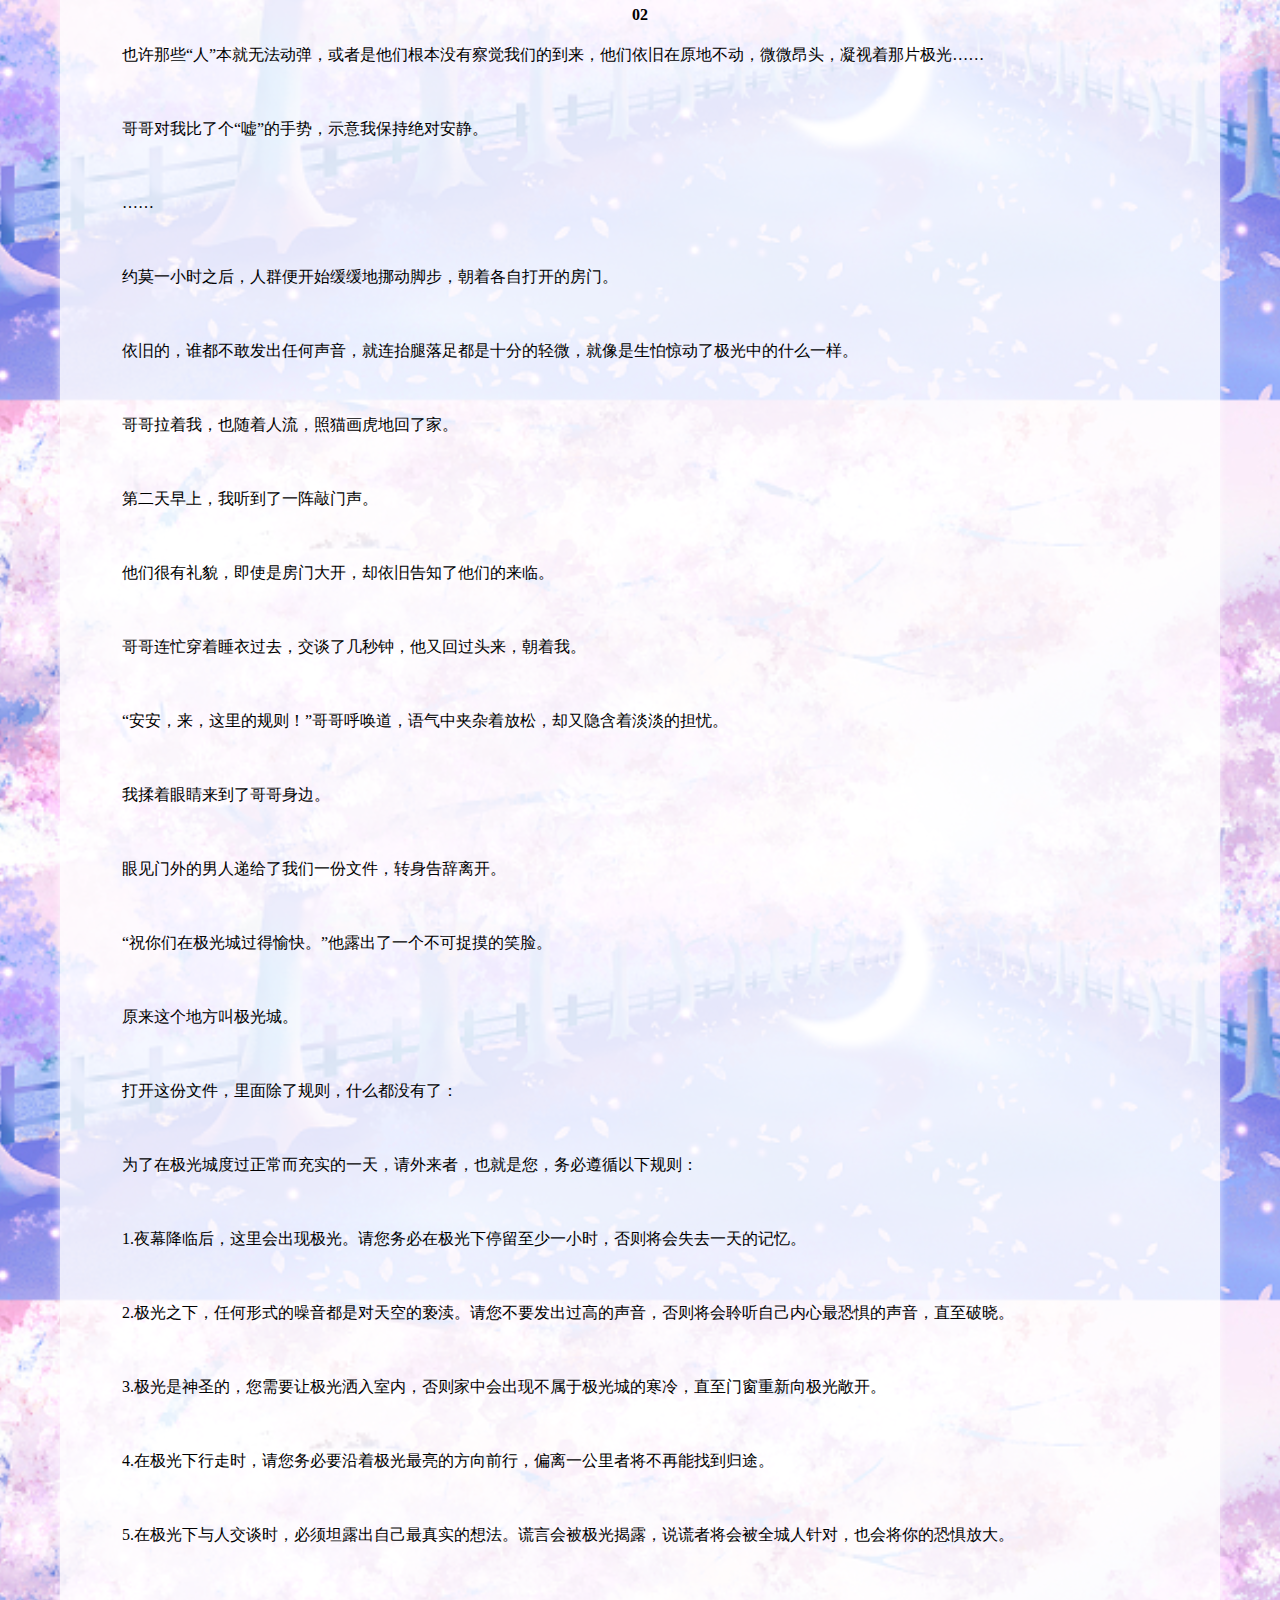
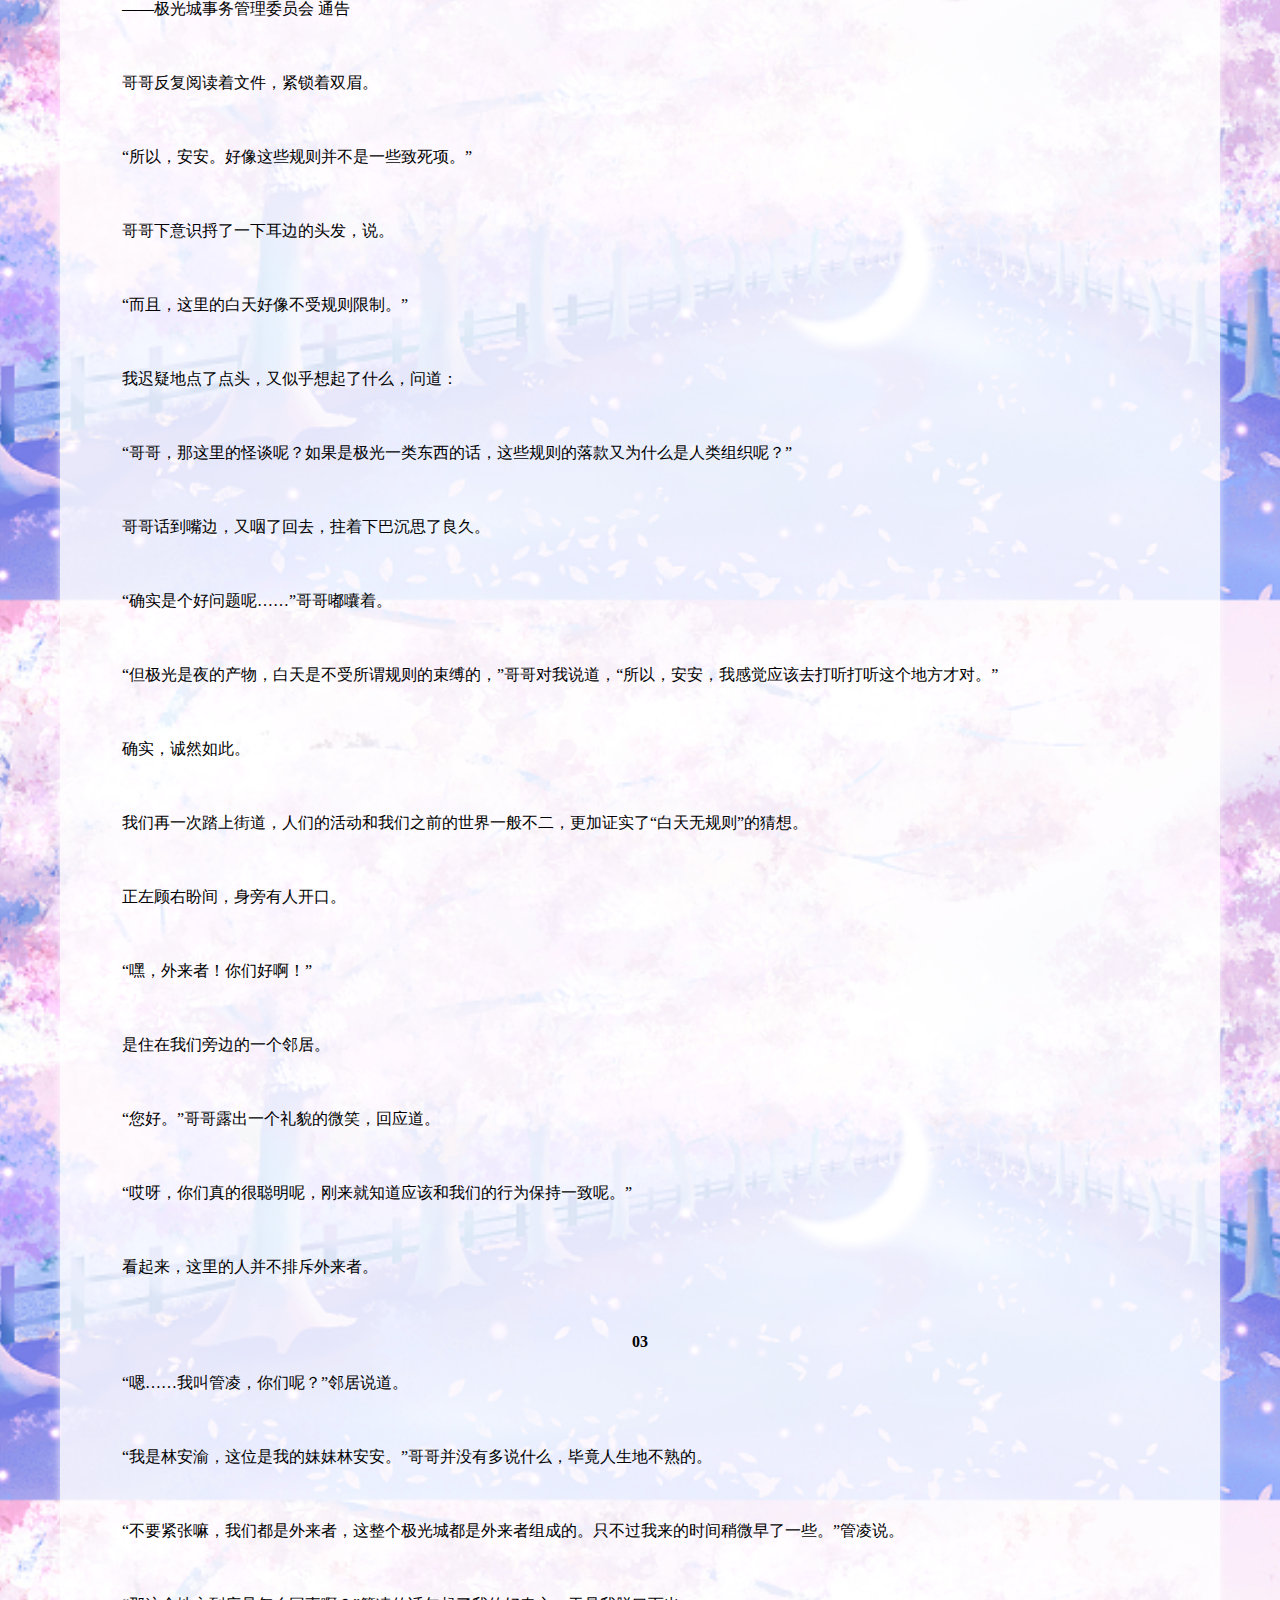
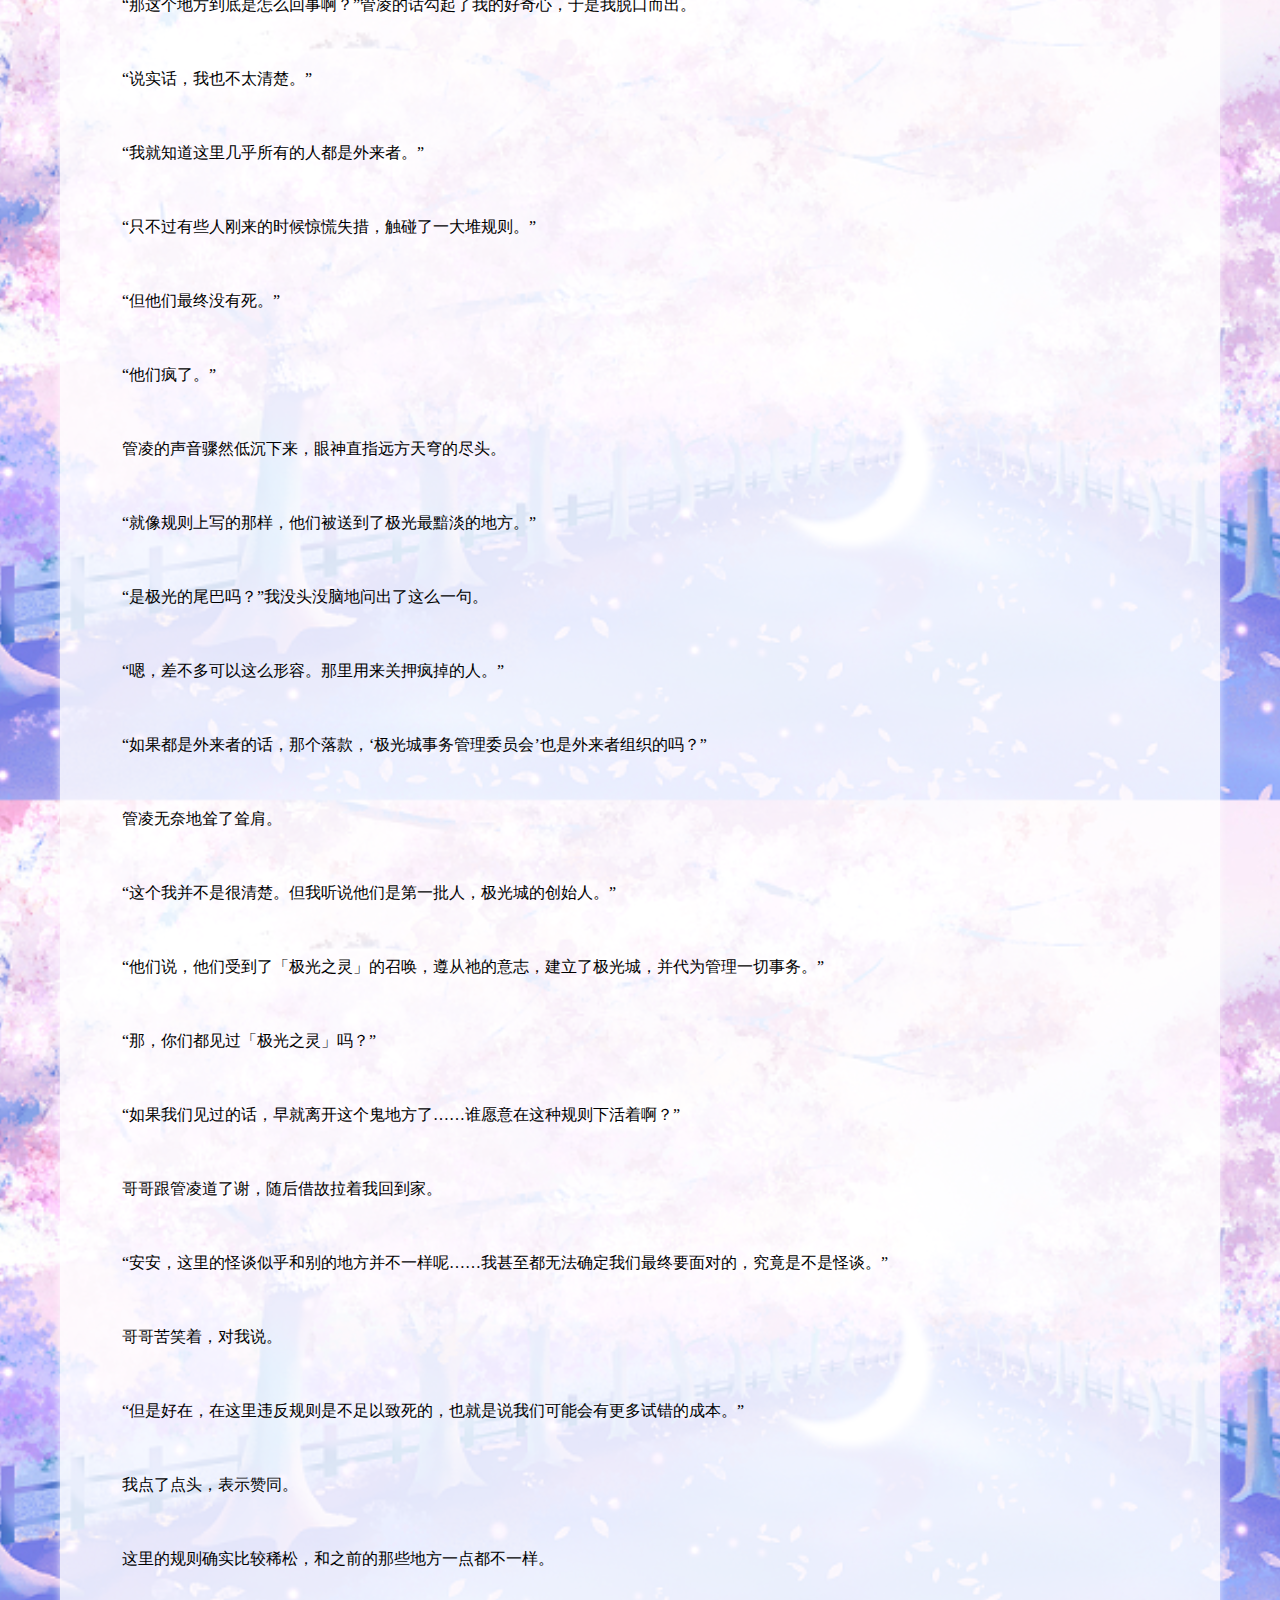
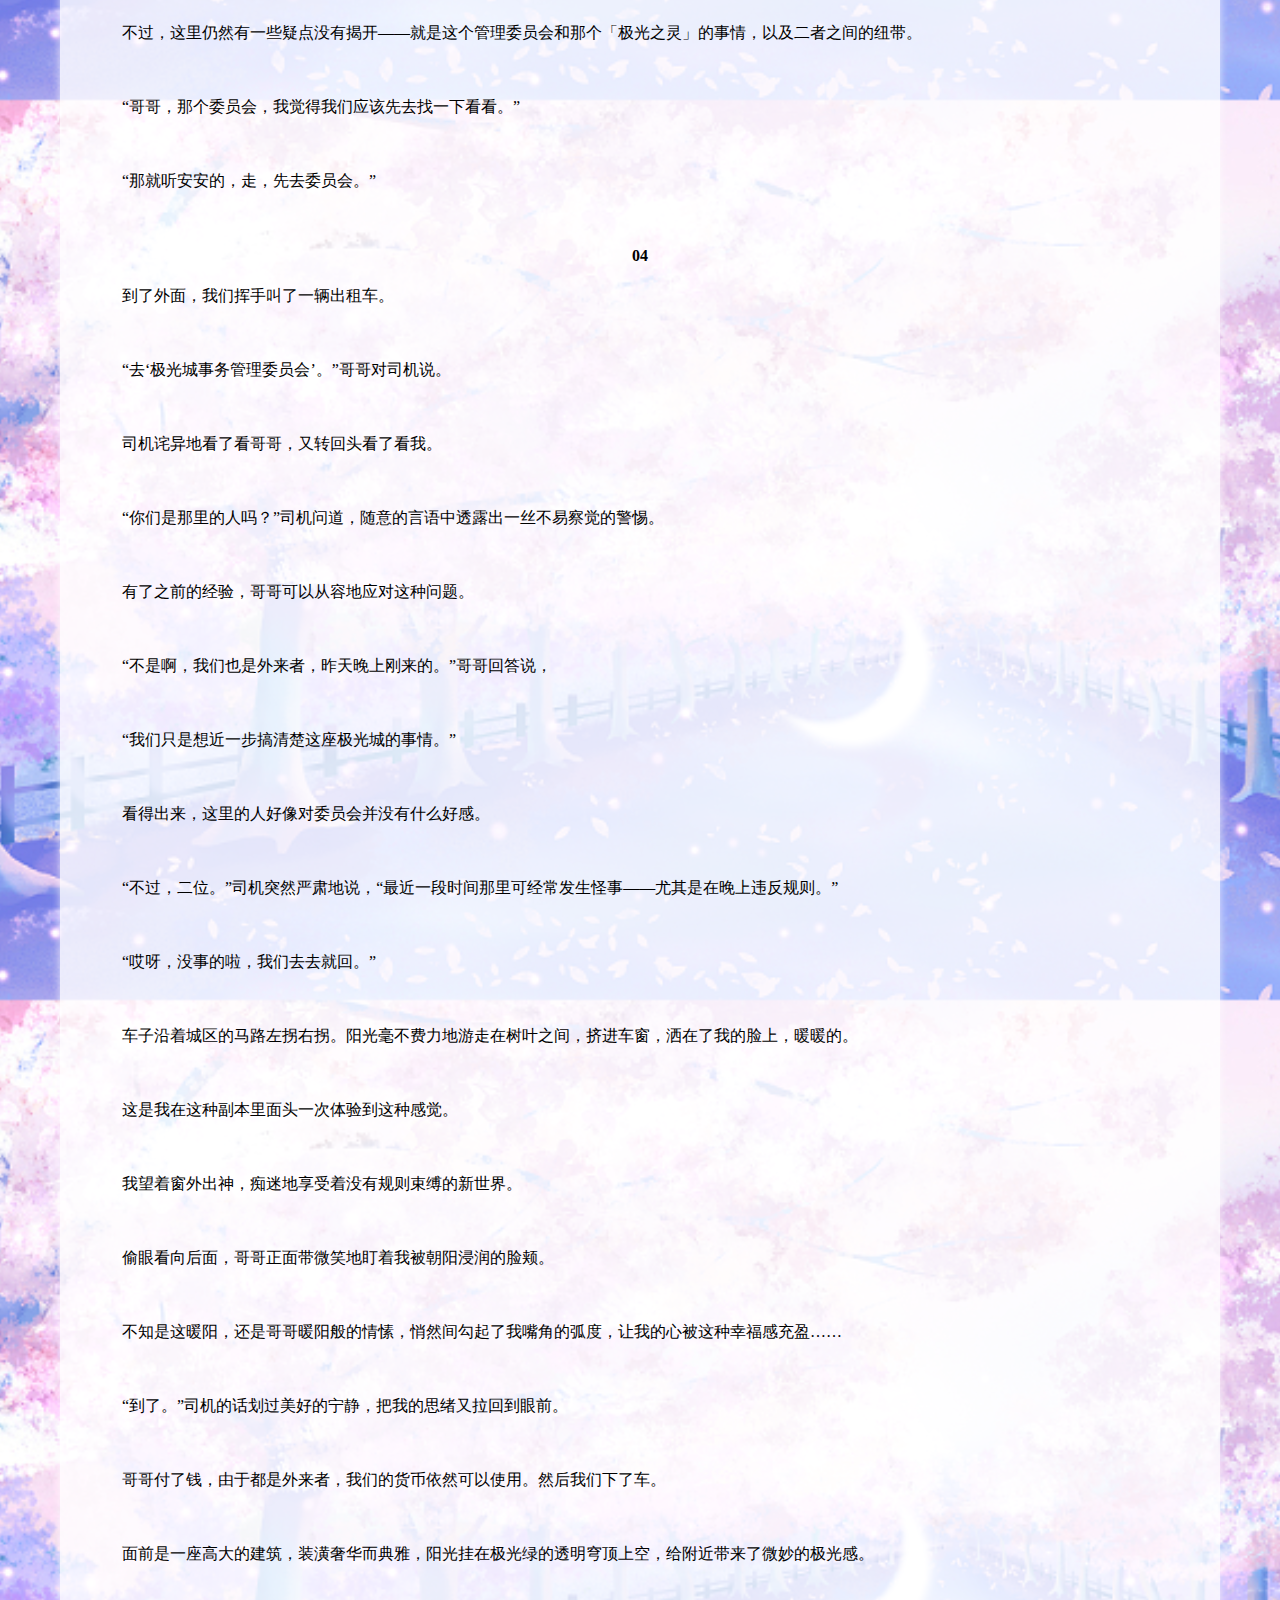
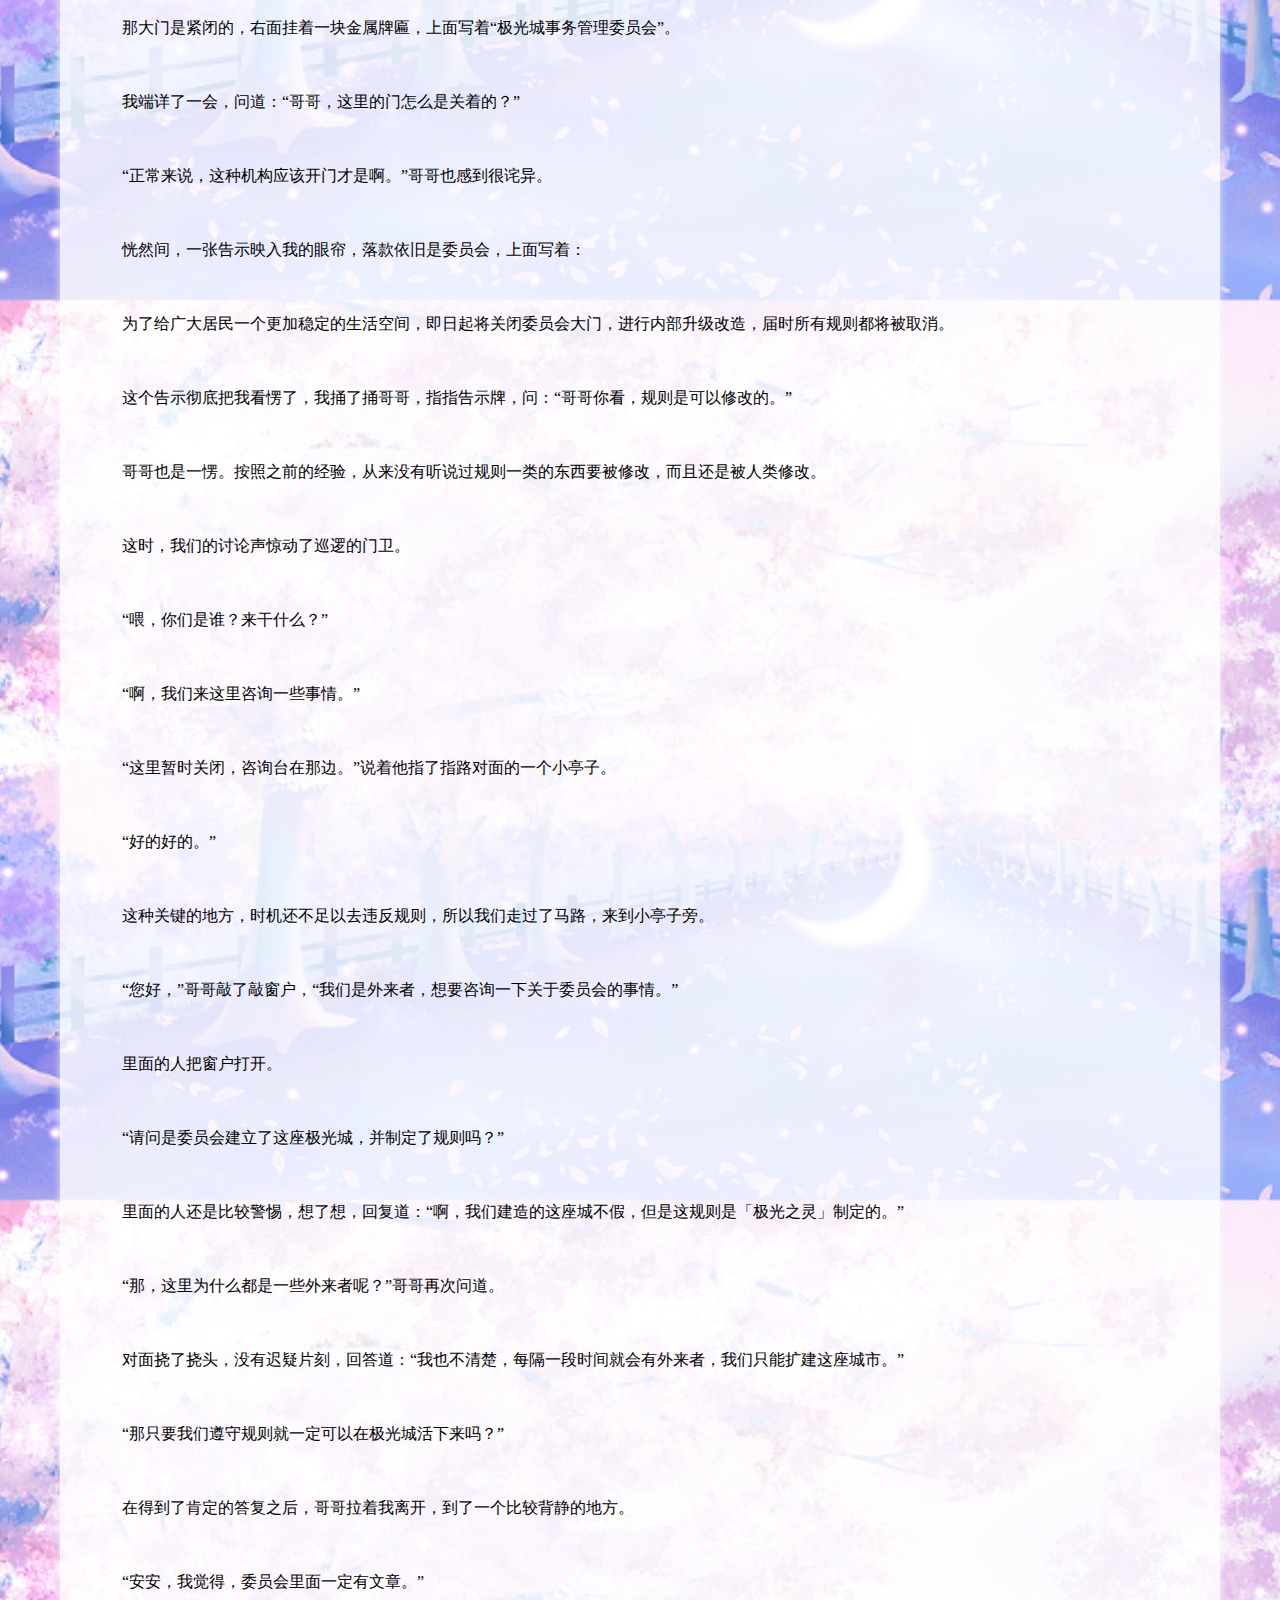
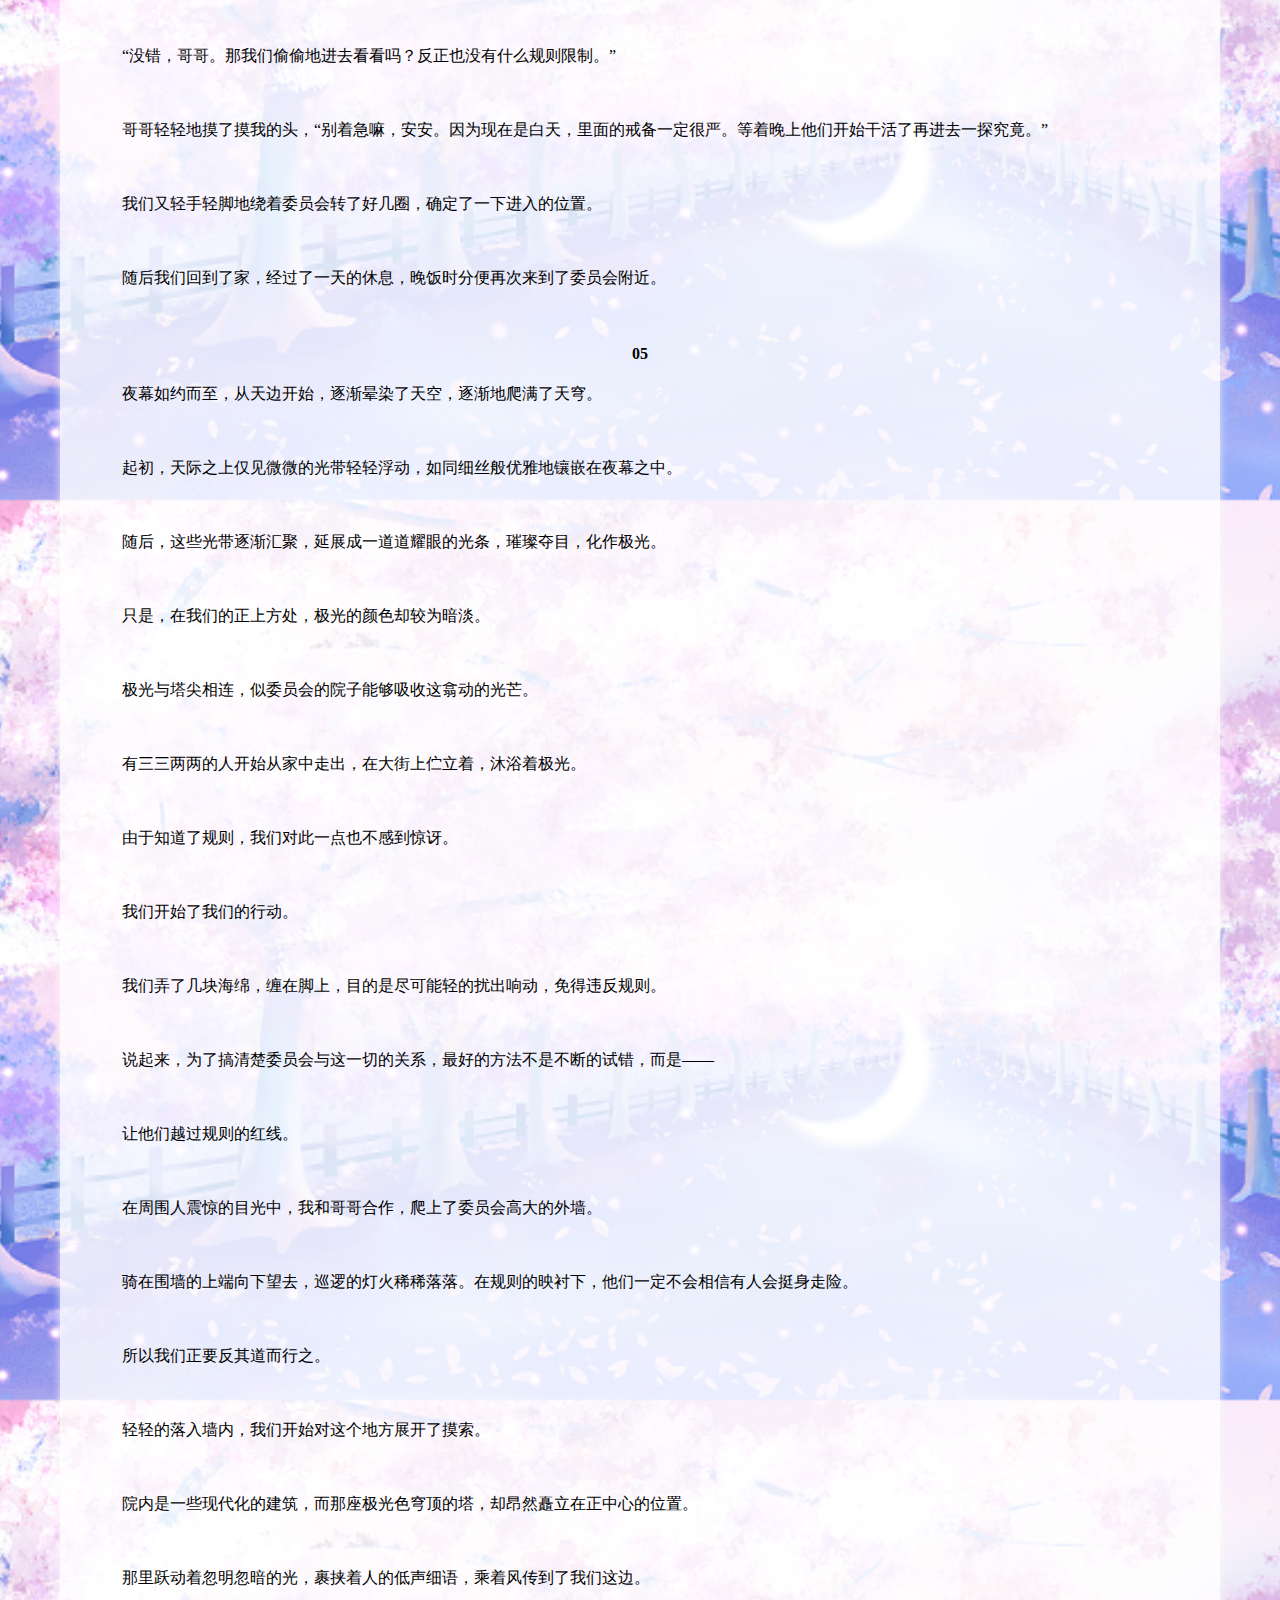
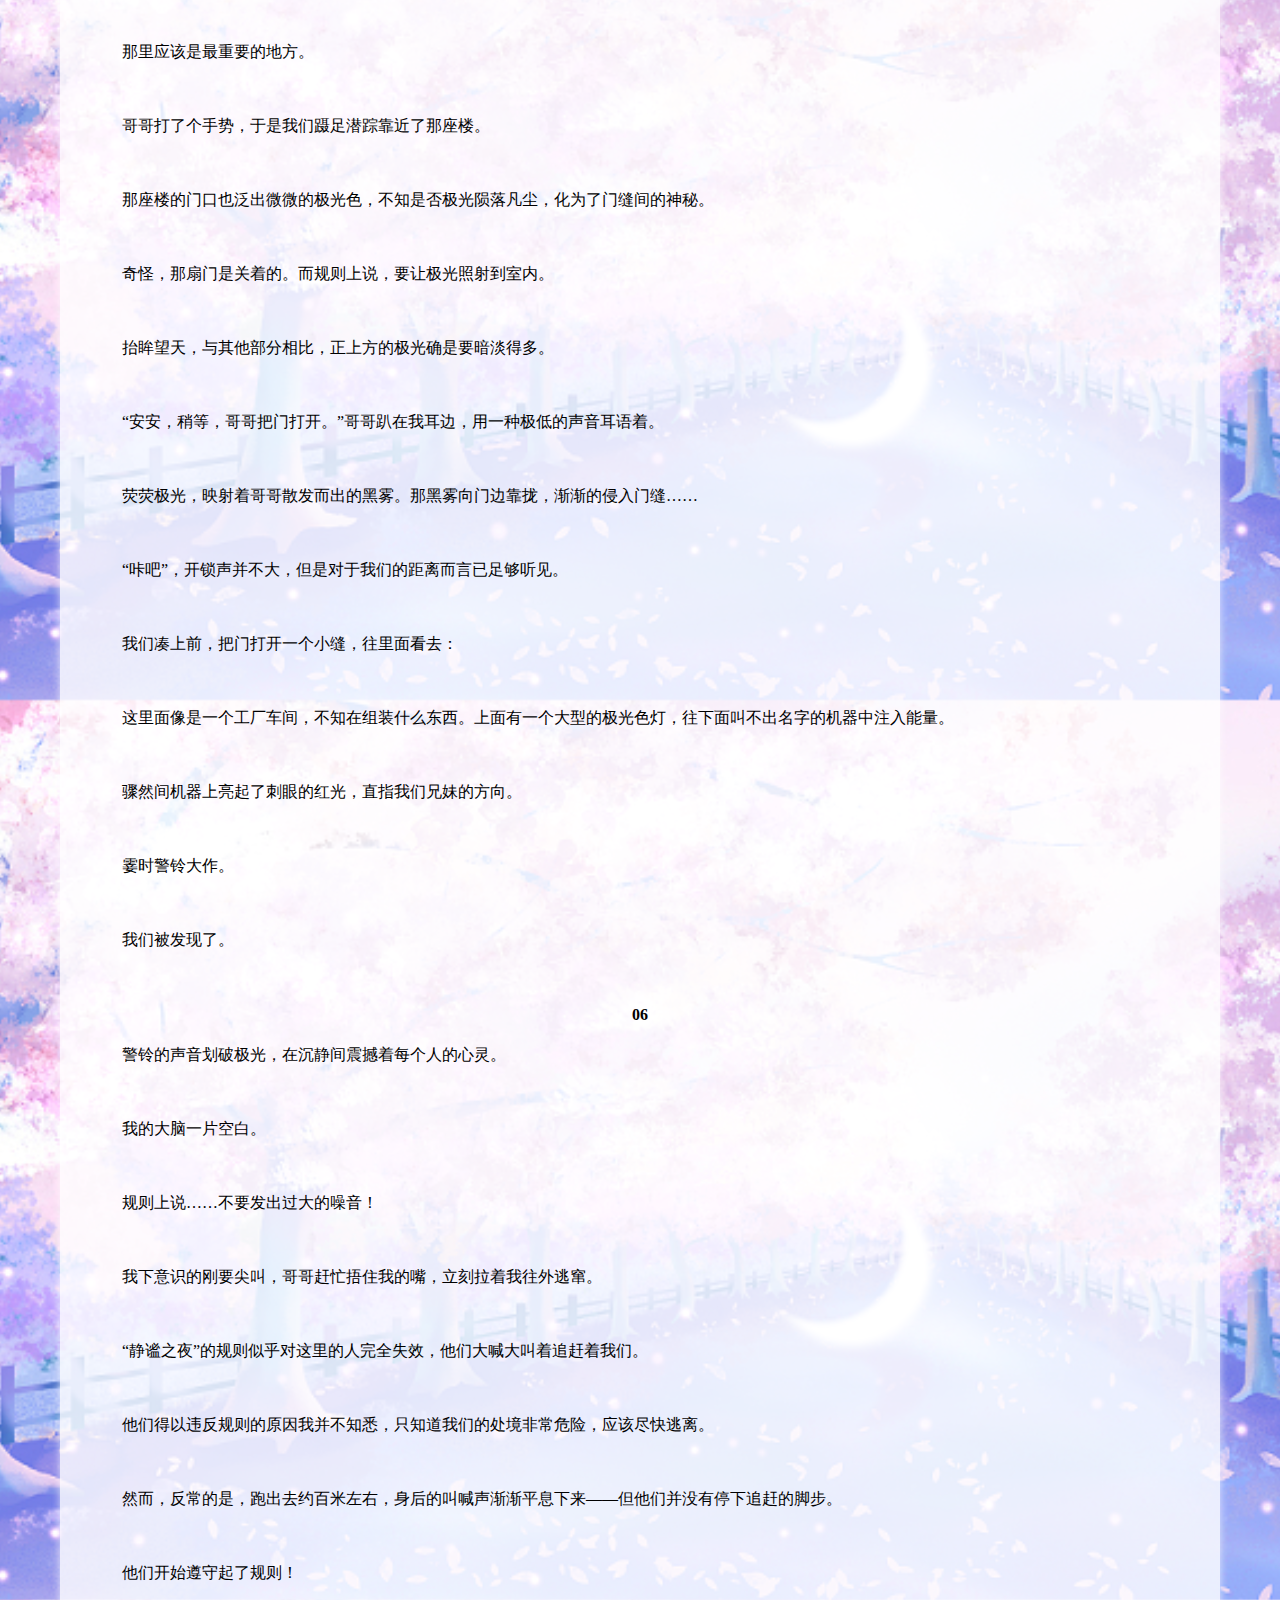
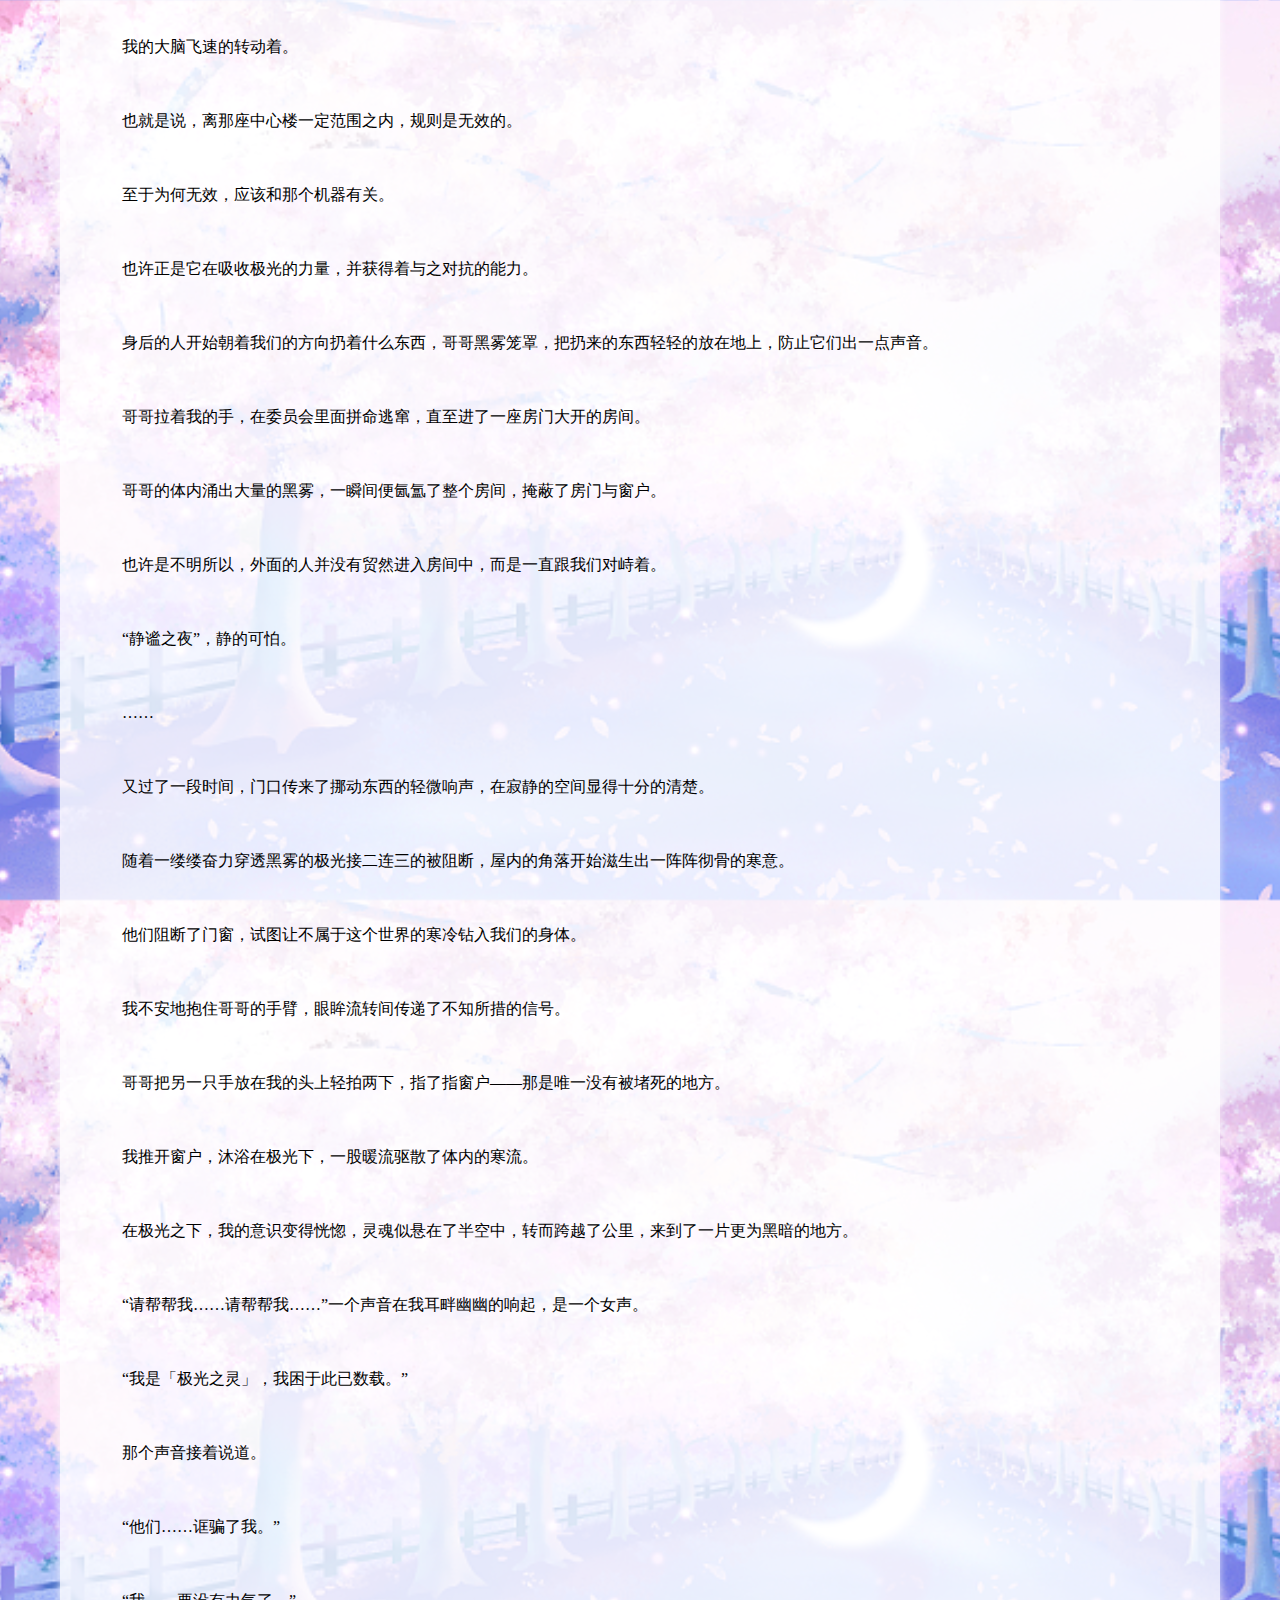
<file: novel3.html>
<!DOCTYPE html>
<html>
	<head>
		<meta charset="utf-8">
		<title>小说：极光</title>
		<link rel="stylesheet" href="./novelbox.css">
	</head>
	<body>
		<div class="container">
			<div class="content">
				<h1 style="color: violet" align="center">极光</h1>
				<h4 style="color: #5976ba" align="center">——作者 安安Violet——</h4>
				<br><br><br>
				<p align="center">　　这里是极光城。</p><br>
				<p align="center">　　「极光之灵」是这里名义上的规则制定者。</p><br>
				<p align="center">　　美好与严酷并存，崇高与丑恶共舞。</p><br>
				<p align="center">　　绚丽之下，往往掩盖的是另一个阴谋。　　</p><br>
				<p align="center">　　极光也是。</p><br>
				<p align="center">　　“‘人造怪谈’么……？”</p><br>
				<p align="center">　　他们想通过「极光之灵」的怪谈力，来控制极光城。</p><br>
				<p align="center">　　而人造怪谈，似乎是没有弱点的……</p><br>
				<p align="center">　　“人造怪谈”的计划，终于完成了。</p><br>
				<p align="center">　　“我已成神。”</p>
				<br><h4 align="center">01</h4>
				<p>　　夜已深，今天的夜空似乎格外的灰暗。星星的光跨越光年，却止步于厚厚的云层之间。</p>
				<p>　　</p>
				<p>　　仿若云层垂翼，莅临寰宇化作了雾，朦胧了雾岛彼岸的阑珊灯火。</p>
				<p>　　</p>
				<p>　　我辗转反侧，无法入眠，而哥哥亦是如此。</p>
				<p>　　</p>
				<p>　　于是我穿着睡衣，轻轻地跳下床去。</p>
				<p>　　</p>
				<p>　　“哥哥，好大的雾啊。”</p>
				<p>　　</p>
				<p>　　“安安，你也睡不着么？”哥哥听到身后的响动，把脸扭过来，温柔地注视着我的眼睛。</p>
				<p>　　</p>
				<p>　　我耸了耸肩，捋了捋耳边的头发。</p>
				<p>　　</p>
				<p>　　“但是天气预报上，并没有说晚上会有这么大的雾呢……很奇怪呢。”</p>
				<p>　　</p>
				<p>　　哥哥挠了挠头，自言自语道。</p>
				<p>　　</p>
				<p>　　我缓步来到窗边，双手扶着窗棂，皱着眉头端详着窗户反射的自己的面庞。</p>
				<p>　　</p>
				<p>　　雾气愈发的浓密，转而间笼罩了一切。就连门口路灯的光辉，也对这层雾气无可奈何。</p>
				<p>　　</p>
				<p>　　风自由地游走在雾气之间，拨弄的树叶沙沙作响。</p>
				<p>　　</p>
				<p>　　风愈发的急切，似无垠的黑洞，剥夺着周遭环境一切的声音——不久这个世界仅剩下狂风呼啸声。</p>
				<p>　　</p>
				<p>　　突然，大门“砰”的一声被吹开，屋内扬尘四起，就连吊灯也开始摇晃起来。</p>
				<p>　　</p>
				<p>　　我意识到了事态的严重性，顶着风来到门边，试图重新把门掩好。</p>
				<p>　　</p>
				<p>　　不料风力凶猛，那门却纹丝未动，就连我也只能勉强扶着门把手才能站稳脚跟。</p>
				<p>　　</p>
				<p>　　哥哥赶上前来扶住我，一起抵御着风势。</p>
				<p>　　</p>
				<p>　　更加诡异的是，那风力正逐渐的减弱，乃至平息。跟它同时而去的，是那片反常的雾。</p>
				<p>　　</p>
				<p>　　就连那片夜空也和原来天差地别。</p>
				<p>　　</p>
				<p>　　是极光。</p>
				<p>　　</p>
				<p>　　本不该出现于此的极光。</p>
				<p>　　</p>
				<p>　　似夜空中飘舞的绿色丝带，幽幽地流动着，却发出了堪比月华的光辉。</p>
				<p>　　</p>
				<p>　　它绚烂得反常。</p>
				<p>　　</p>
				<p>　　街道早已不是我们熟悉的样子。这里没有路灯，家家户户却房门大开，任凭极光肆意穿透整个房间。</p>
				<p>　　</p>
				<p>　　柏油路上，人群密密麻麻，他们不约而同地聚集于此，完全沉浸在那绚烂至极的极光之下。</p>
				<p>　　</p>
				<p>　　每个人的脸庞都被极光映照得色彩斑斓，仿佛正在进行一场古怪而神圣的仪式一般。</p>
				<p>　　</p>
				<p>　　无人喧闹，整个街道都充斥着一种死亡的气息。</p>
				<p>　　</p>
				<p>　　那些人一动不动啊。</p>
				<p>　　</p>
				<p>　　保险起见，我们最好和他们一样，因为我们并不清楚这里是否有规则。</p>
				<p>　　</p>
				<p>　　哥哥紧握住我的手，谨慎地带着我出了门。</p>
				<br><h4 align="center">02</h4>
				<p>　　也许那些“人”本就无法动弹，或者是他们根本没有察觉我们的到来，他们依旧在原地不动，微微昂头，凝视着那片极光……</p>
				<p>　　</p>
				<p>　　哥哥对我比了个“嘘”的手势，示意我保持绝对安静。</p>
				<p>　　</p>
				<p>　　……</p>
				<p>　　</p>
				<p>　　约莫一小时之后，人群便开始缓缓地挪动脚步，朝着各自打开的房门。</p>
				<p>　　</p>
				<p>　　依旧的，谁都不敢发出任何声音，就连抬腿落足都是十分的轻微，就像是生怕惊动了极光中的什么一样。</p>
				<p>　　</p>
				<p>　　哥哥拉着我，也随着人流，照猫画虎地回了家。</p>
				<p>　　</p>
				<p>　　第二天早上，我听到了一阵敲门声。</p>
				<p>　　</p>
				<p>　　他们很有礼貌，即使是房门大开，却依旧告知了他们的来临。</p>
				<p>　　</p>
				<p>　　哥哥连忙穿着睡衣过去，交谈了几秒钟，他又回过头来，朝着我。</p>
				<p>　　</p>
				<p>　　“安安，来，这里的规则！”哥哥呼唤道，语气中夹杂着放松，却又隐含着淡淡的担忧。</p>
				<p>　　</p>
				<p>　　我揉着眼睛来到了哥哥身边。</p>
				<p>　　</p>
				<p>　　眼见门外的男人递给了我们一份文件，转身告辞离开。</p>
				<p>　　</p>
				<p>　　“祝你们在极光城过得愉快。”他露出了一个不可捉摸的笑脸。</p>
				<p>　　</p>
				<p>　　原来这个地方叫极光城。</p>
				<p>　　</p>
				<p>　　打开这份文件，里面除了规则，什么都没有了：</p>
				<p>　　</p>
				<p>　　为了在极光城度过正常而充实的一天，请外来者，也就是您，务必遵循以下规则：</p>
				<p>　　</p>
				<p>　　1.夜幕降临后，这里会出现极光。请您务必在极光下停留至少一小时，否则将会失去一天的记忆。</p>
				<p>　　</p>
				<p>　　2.极光之下，任何形式的噪音都是对天空的亵渎。请您不要发出过高的声音，否则将会聆听自己内心最恐惧的声音，直至破晓。</p>
				<p>　　</p>
				<p>　　3.极光是神圣的，您需要让极光洒入室内，否则家中会出现不属于极光城的寒冷，直至门窗重新向极光敞开。</p>
				<p>　　</p>
				<p>　　4.在极光下行走时，请您务必要沿着极光最亮的方向前行，偏离一公里者将不再能找到归途。</p>
				<p>　　</p>
				<p>　　5.在极光下与人交谈时，必须坦露出自己最真实的想法。谎言会被极光揭露，说谎者将会被全城人针对，也会将你的恐惧放大。</p>
				<p>　　</p>
				<p>　　——极光城事务管理委员会 通告</p>
				<p>　　</p>
				<p>　　哥哥反复阅读着文件，紧锁着双眉。</p>
				<p>　　</p>
				<p>　　“所以，安安。好像这些规则并不是一些致死项。”</p>
				<p>　　</p>
				<p>　　哥哥下意识捋了一下耳边的头发，说。</p>
				<p>　　</p>
				<p>　　“而且，这里的白天好像不受规则限制。”</p>
				<p>　　</p>
				<p>　　我迟疑地点了点头，又似乎想起了什么，问道：</p>
				<p>　　</p>
				<p>　　“哥哥，那这里的怪谈呢？如果是极光一类东西的话，这些规则的落款又为什么是人类组织呢？”</p>
				<p>　　</p>
				<p>　　哥哥话到嘴边，又咽了回去，拄着下巴沉思了良久。</p>
				<p>　　</p>
				<p>　　“确实是个好问题呢……”哥哥嘟囔着。</p>
				<p>　　</p>
				<p>　　“但极光是夜的产物，白天是不受所谓规则的束缚的，”哥哥对我说道，“所以，安安，我感觉应该去打听打听这个地方才对。”</p>
				<p>　　</p>
				<p>　　确实，诚然如此。</p>
				<p>　　</p>
				<p>　　我们再一次踏上街道，人们的活动和我们之前的世界一般不二，更加证实了“白天无规则”的猜想。</p>
				<p>　　</p>
				<p>　　正左顾右盼间，身旁有人开口。</p>
				<p>　　</p>
				<p>　　“嘿，外来者！你们好啊！”</p>
				<p>　　</p>
				<p>　　是住在我们旁边的一个邻居。</p>
				<p>　　</p>
				<p>　　“您好。”哥哥露出一个礼貌的微笑，回应道。</p>
				<p>　　</p>
				<p>　　“哎呀，你们真的很聪明呢，刚来就知道应该和我们的行为保持一致呢。”</p>
				<p>　　</p>
				<p>　　看起来，这里的人并不排斥外来者。</p>
				<br><h4 align="center">03</h4>
				<p>　　“嗯……我叫管凌，你们呢？”邻居说道。</p>
				<p>　　</p>
				<p>　　“我是林安渝，这位是我的妹妹林安安。”哥哥并没有多说什么，毕竟人生地不熟的。</p>
				<p>　　</p>
				<p>　　“不要紧张嘛，我们都是外来者，这整个极光城都是外来者组成的。只不过我来的时间稍微早了一些。”管凌说。</p>
				<p>　　</p>
				<p>　　“那这个地方到底是怎么回事啊？”管凌的话勾起了我的好奇心，于是我脱口而出。</p>
				<p>　　</p>
				<p>　　“说实话，我也不太清楚。”</p>
				<p>　　</p>
				<p>　　“我就知道这里几乎所有的人都是外来者。”</p>
				<p>　　</p>
				<p>　　“只不过有些人刚来的时候惊慌失措，触碰了一大堆规则。”</p>
				<p>　　</p>
				<p>　　“但他们最终没有死。”</p>
				<p>　　</p>
				<p>　　“他们疯了。”</p>
				<p>　　</p>
				<p>　　管凌的声音骤然低沉下来，眼神直指远方天穹的尽头。</p>
				<p>　　</p>
				<p>　　“就像规则上写的那样，他们被送到了极光最黯淡的地方。”</p>
				<p>　　</p>
				<p>　　“是极光的尾巴吗？”我没头没脑地问出了这么一句。</p>
				<p>　　</p>
				<p>　　“嗯，差不多可以这么形容。那里用来关押疯掉的人。”</p>
				<p>　　</p>
				<p>　　“如果都是外来者的话，那个落款，‘极光城事务管理委员会’也是外来者组织的吗？”</p>
				<p>　　</p>
				<p>　　管凌无奈地耸了耸肩。</p>
				<p>　　</p>
				<p>　　“这个我并不是很清楚。但我听说他们是第一批人，极光城的创始人。”</p>
				<p>　　</p>
				<p>　　“他们说，他们受到了「极光之灵」的召唤，遵从祂的意志，建立了极光城，并代为管理一切事务。”</p>
				<p>　　</p>
				<p>　　“那，你们都见过「极光之灵」吗？”</p>
				<p>　　</p>
				<p>　　“如果我们见过的话，早就离开这个鬼地方了……谁愿意在这种规则下活着啊？”</p>
				<p>　　</p>
				<p>　　哥哥跟管凌道了谢，随后借故拉着我回到家。</p>
				<p>　　</p>
				<p>　　“安安，这里的怪谈似乎和别的地方并不一样呢……我甚至都无法确定我们最终要面对的，究竟是不是怪谈。”</p>
				<p>　　</p>
				<p>　　哥哥苦笑着，对我说。</p>
				<p>　　</p>
				<p>　　“但是好在，在这里违反规则是不足以致死的，也就是说我们可能会有更多试错的成本。”</p>
				<p>　　</p>
				<p>　　我点了点头，表示赞同。</p>
				<p>　　</p>
				<p>　　这里的规则确实比较稀松，和之前的那些地方一点都不一样。</p>
				<p>　　</p>
				<p>　　不过，这里仍然有一些疑点没有揭开——就是这个管理委员会和那个「极光之灵」的事情，以及二者之间的纽带。</p>
				<p>　　</p>
				<p>　　“哥哥，那个委员会，我觉得我们应该先去找一下看看。”</p>
				<p>　　</p>
				<p>　　“那就听安安的，走，先去委员会。”</p>
				<br><h4 align="center">04</h4>
				<p>　　到了外面，我们挥手叫了一辆出租车。</p>
				<p>　　</p>
				<p>　　“去‘极光城事务管理委员会’。”哥哥对司机说。</p>
				<p>　　</p>
				<p>　　司机诧异地看了看哥哥，又转回头看了看我。</p>
				<p>　　</p>
				<p>　　“你们是那里的人吗？”司机问道，随意的言语中透露出一丝不易察觉的警惕。</p>
				<p>　　</p>
				<p>　　有了之前的经验，哥哥可以从容地应对这种问题。</p>
				<p>　　</p>
				<p>　　“不是啊，我们也是外来者，昨天晚上刚来的。”哥哥回答说，</p>
				<p>　　</p>
				<p>　　“我们只是想近一步搞清楚这座极光城的事情。”</p>
				<p>　　</p>
				<p>　　看得出来，这里的人好像对委员会并没有什么好感。</p>
				<p>　　</p>
				<p>　　“不过，二位。”司机突然严肃地说，“最近一段时间那里可经常发生怪事——尤其是在晚上违反规则。”</p>
				<p>　　</p>
				<p>　　“哎呀，没事的啦，我们去去就回。”</p>
				<p>　　</p>
				<p>　　车子沿着城区的马路左拐右拐。阳光毫不费力地游走在树叶之间，挤进车窗，洒在了我的脸上，暖暖的。</p>
				<p>　　</p>
				<p>　　这是我在这种副本里面头一次体验到这种感觉。</p>
				<p>　　</p>
				<p>　　我望着窗外出神，痴迷地享受着没有规则束缚的新世界。</p>
				<p>　　</p>
				<p>　　偷眼看向后面，哥哥正面带微笑地盯着我被朝阳浸润的脸颊。</p>
				<p>　　</p>
				<p>　　不知是这暖阳，还是哥哥暖阳般的情愫，悄然间勾起了我嘴角的弧度，让我的心被这种幸福感充盈……</p>
				<p>　　</p>
				<p>　　“到了。”司机的话划过美好的宁静，把我的思绪又拉回到眼前。</p>
				<p>　　</p>
				<p>　　哥哥付了钱，由于都是外来者，我们的货币依然可以使用。然后我们下了车。</p>
				<p>　　</p>
				<p>　　面前是一座高大的建筑，装潢奢华而典雅，阳光挂在极光绿的透明穹顶上空，给附近带来了微妙的极光感。</p>
				<p>　　</p>
				<p>　　那大门是紧闭的，右面挂着一块金属牌匾，上面写着“极光城事务管理委员会”。</p>
				<p>　　</p>
				<p>　　我端详了一会，问道：“哥哥，这里的门怎么是关着的？”</p>
				<p>　　</p>
				<p>　　“正常来说，这种机构应该开门才是啊。”哥哥也感到很诧异。</p>
				<p>　　</p>
				<p>　　恍然间，一张告示映入我的眼帘，落款依旧是委员会，上面写着：</p>
				<p>　　</p>
				<p>　　为了给广大居民一个更加稳定的生活空间，即日起将关闭委员会大门，进行内部升级改造，届时所有规则都将被取消。</p>
				<p>　　</p>
				<p>　　这个告示彻底把我看愣了，我捅了捅哥哥，指指告示牌，问：“哥哥你看，规则是可以修改的。”</p>
				<p>　　</p>
				<p>　　哥哥也是一愣。按照之前的经验，从来没有听说过规则一类的东西要被修改，而且还是被人类修改。</p>
				<p>　　</p>
				<p>　　这时，我们的讨论声惊动了巡逻的门卫。</p>
				<p>　　</p>
				<p>　　“喂，你们是谁？来干什么？”</p>
				<p>　　</p>
				<p>　　“啊，我们来这里咨询一些事情。”</p>
				<p>　　</p>
				<p>　　“这里暂时关闭，咨询台在那边。”说着他指了指路对面的一个小亭子。</p>
				<p>　　</p>
				<p>　　“好的好的。”</p>
				<p>　　</p>
				<p>　　这种关键的地方，时机还不足以去违反规则，所以我们走过了马路，来到小亭子旁。</p>
				<p>　　</p>
				<p>　　“您好，”哥哥敲了敲窗户，“我们是外来者，想要咨询一下关于委员会的事情。”</p>
				<p>　　</p>
				<p>　　里面的人把窗户打开。</p>
				<p>　　</p>
				<p>　　“请问是委员会建立了这座极光城，并制定了规则吗？”</p>
				<p>　　</p>
				<p>　　里面的人还是比较警惕，想了想，回复道：“啊，我们建造的这座城不假，但是这规则是「极光之灵」制定的。”</p>
				<p>　　</p>
				<p>　　“那，这里为什么都是一些外来者呢？”哥哥再次问道。</p>
				<p>　　</p>
				<p>　　对面挠了挠头，没有迟疑片刻，回答道：“我也不清楚，每隔一段时间就会有外来者，我们只能扩建这座城市。”</p>
				<p>　　</p>
				<p>　　“那只要我们遵守规则就一定可以在极光城活下来吗？”</p>
				<p>　　</p>
				<p>　　在得到了肯定的答复之后，哥哥拉着我离开，到了一个比较背静的地方。</p>
				<p>　　</p>
				<p>　　“安安，我觉得，委员会里面一定有文章。”</p>
				<p>　　</p>
				<p>　　“没错，哥哥。那我们偷偷地进去看看吗？反正也没有什么规则限制。”</p>
				<p>　　</p>
				<p>　　哥哥轻轻地摸了摸我的头，“别着急嘛，安安。因为现在是白天，里面的戒备一定很严。等着晚上他们开始干活了再进去一探究竟。”</p>
				<p>　　</p>
				<p>　　我们又轻手轻脚地绕着委员会转了好几圈，确定了一下进入的位置。</p>
				<p>　　</p>
				<p>　　随后我们回到了家，经过了一天的休息，晚饭时分便再次来到了委员会附近。</p>
				<br><h4 align="center">05</h4>
				<p>　　夜幕如约而至，从天边开始，逐渐晕染了天空，逐渐地爬满了天穹。</p>
				<p>　　</p>
				<p>　　起初，天际之上仅见微微的光带轻轻浮动，如同细丝般优雅地镶嵌在夜幕之中。</p>
				<p>　　</p>
				<p>　　随后，这些光带逐渐汇聚，延展成一道道耀眼的光条，璀璨夺目，化作极光。</p>
				<p>　　</p>
				<p>　　只是，在我们的正上方处，极光的颜色却较为暗淡。</p>
				<p>　　</p>
				<p>　　极光与塔尖相连，似委员会的院子能够吸收这翕动的光芒。</p>
				<p>　　</p>
				<p>　　有三三两两的人开始从家中走出，在大街上伫立着，沐浴着极光。</p>
				<p>　　</p>
				<p>　　由于知道了规则，我们对此一点也不感到惊讶。</p>
				<p>　　</p>
				<p>　　我们开始了我们的行动。</p>
				<p>　　</p>
				<p>　　我们弄了几块海绵，缠在脚上，目的是尽可能轻的扰出响动，免得违反规则。</p>
				<p>　　</p>
				<p>　　说起来，为了搞清楚委员会与这一切的关系，最好的方法不是不断的试错，而是——</p>
				<p>　　</p>
				<p>　　让他们越过规则的红线。</p>
				<p>　　</p>
				<p>　　在周围人震惊的目光中，我和哥哥合作，爬上了委员会高大的外墙。</p>
				<p>　　</p>
				<p>　　骑在围墙的上端向下望去，巡逻的灯火稀稀落落。在规则的映衬下，他们一定不会相信有人会挺身走险。</p>
				<p>　　</p>
				<p>　　所以我们正要反其道而行之。</p>
				<p>　　</p>
				<p>　　轻轻的落入墙内，我们开始对这个地方展开了摸索。</p>
				<p>　　</p>
				<p>　　院内是一些现代化的建筑，而那座极光色穹顶的塔，却昂然矗立在正中心的位置。</p>
				<p>　　</p>
				<p>　　那里跃动着忽明忽暗的光，裹挟着人的低声细语，乘着风传到了我们这边。</p>
				<p>　　</p>
				<p>　　那里应该是最重要的地方。</p>
				<p>　　</p>
				<p>　　哥哥打了个手势，于是我们蹑足潜踪靠近了那座楼。</p>
				<p>　　</p>
				<p>　　那座楼的门口也泛出微微的极光色，不知是否极光陨落凡尘，化为了门缝间的神秘。</p>
				<p>　　</p>
				<p>　　奇怪，那扇门是关着的。而规则上说，要让极光照射到室内。</p>
				<p>　　</p>
				<p>　　抬眸望天，与其他部分相比，正上方的极光确是要暗淡得多。</p>
				<p>　　</p>
				<p>　　“安安，稍等，哥哥把门打开。”哥哥趴在我耳边，用一种极低的声音耳语着。</p>
				<p>　　</p>
				<p>　　荧荧极光，映射着哥哥散发而出的黑雾。那黑雾向门边靠拢，渐渐的侵入门缝……</p>
				<p>　　</p>
				<p>　　“咔吧”，开锁声并不大，但是对于我们的距离而言已足够听见。</p>
				<p>　　</p>
				<p>　　我们凑上前，把门打开一个小缝，往里面看去：</p>
				<p>　　</p>
				<p>　　这里面像是一个工厂车间，不知在组装什么东西。上面有一个大型的极光色灯，往下面叫不出名字的机器中注入能量。</p>
				<p>　　</p>
				<p>　　骤然间机器上亮起了刺眼的红光，直指我们兄妹的方向。</p>
				<p>　　</p>
				<p>　　霎时警铃大作。</p>
				<p>　　</p>
				<p>　　我们被发现了。</p>
				<br><h4 align="center">06</h4>
				<p>　　警铃的声音划破极光，在沉静间震撼着每个人的心灵。</p>
				<p>　　</p>
				<p>　　我的大脑一片空白。</p>
				<p>　　</p>
				<p>　　规则上说……不要发出过大的噪音！</p>
				<p>　　</p>
				<p>　　我下意识的刚要尖叫，哥哥赶忙捂住我的嘴，立刻拉着我往外逃窜。</p>
				<p>　　</p>
				<p>　　“静谧之夜”的规则似乎对这里的人完全失效，他们大喊大叫着追赶着我们。</p>
				<p>　　</p>
				<p>　　他们得以违反规则的原因我并不知悉，只知道我们的处境非常危险，应该尽快逃离。</p>
				<p>　　</p>
				<p>　　然而，反常的是，跑出去约百米左右，身后的叫喊声渐渐平息下来——但他们并没有停下追赶的脚步。</p>
				<p>　　</p>
				<p>　　他们开始遵守起了规则！</p>
				<p>　　</p>
				<p>　　我的大脑飞速的转动着。</p>
				<p>　　</p>
				<p>　　也就是说，离那座中心楼一定范围之内，规则是无效的。</p>
				<p>　　</p>
				<p>　　至于为何无效，应该和那个机器有关。</p>
				<p>　　</p>
				<p>　　也许正是它在吸收极光的力量，并获得着与之对抗的能力。</p>
				<p>　　</p>
				<p>　　身后的人开始朝着我们的方向扔着什么东西，哥哥黑雾笼罩，把扔来的东西轻轻的放在地上，防止它们出一点声音。</p>
				<p>　　</p>
				<p>　　哥哥拉着我的手，在委员会里面拼命逃窜，直至进了一座房门大开的房间。</p>
				<p>　　</p>
				<p>　　哥哥的体内涌出大量的黑雾，一瞬间便氤氲了整个房间，掩蔽了房门与窗户。</p>
				<p>　　</p>
				<p>　　也许是不明所以，外面的人并没有贸然进入房间中，而是一直跟我们对峙着。</p>
				<p>　　</p>
				<p>　　“静谧之夜”，静的可怕。</p>
				<p>　　</p>
				<p>　　……</p>
				<p>　　</p>
				<p>　　又过了一段时间，门口传来了挪动东西的轻微响声，在寂静的空间显得十分的清楚。</p>
				<p>　　</p>
				<p>　　随着一缕缕奋力穿透黑雾的极光接二连三的被阻断，屋内的角落开始滋生出一阵阵彻骨的寒意。</p>
				<p>　　</p>
				<p>　　他们阻断了门窗，试图让不属于这个世界的寒冷钻入我们的身体。</p>
				<p>　　</p>
				<p>　　我不安地抱住哥哥的手臂，眼眸流转间传递了不知所措的信号。</p>
				<p>　　</p>
				<p>　　哥哥把另一只手放在我的头上轻拍两下，指了指窗户——那是唯一没有被堵死的地方。</p>
				<p>　　</p>
				<p>　　我推开窗户，沐浴在极光下，一股暖流驱散了体内的寒流。</p>
				<p>　　</p>
				<p>　　在极光之下，我的意识变得恍惚，灵魂似悬在了半空中，转而跨越了公里，来到了一片更为黑暗的地方。</p>
				<p>　　</p>
				<p>　　“请帮帮我……请帮帮我……”一个声音在我耳畔幽幽的响起，是一个女声。</p>
				<p>　　</p>
				<p>　　“我是「极光之灵」，我困于此已数载。”</p>
				<p>　　</p>
				<p>　　那个声音接着说道。</p>
				<p>　　</p>
				<p>　　“他们……诓骗了我。”</p>
				<p>　　</p>
				<p>　　“我……要没有力气了。”</p>
				<p>　　</p>
				<p>　　“我要维系不住规则了……”</p>
				<p>　　</p>
				<p>　　这几句话在我的脑海中交织，糅合，萦绕在我的脑畔，似乎化为了我的一部分。</p>
				<p>　　</p>
				<p>　　我无法看见一切，似笼罩在云层之中，也似镶嵌在极光之间——凌驾却又卑微。</p>
				<p>　　</p>
				<p>　　再次匡正思绪，恰好瞥见他们将最后一丝光亮封闭。</p>
				<p>　　</p>
				<p>　　屋内转成了一片漆黑。</p>
				<p>　　</p>
				<p>　　像是被打入冰棺一般，透骨之寒四方涌入，贪婪地瓦解着我37度的体温。</p>
				<p>　　</p>
				<p>　　似乎进入了宇宙的最深处……</p>
				<p>　　</p>
				<p>　　我感到一股奇怪的力量裹挟住了我。</p>
				<p>　　</p>
				<p>　　我的双眸，闪烁着极光的颜色。</p>
				<p>　　</p>
				<p>　　不知是否是极光之灵的共鸣。</p>
				<p>　　</p>
				<p>　　极光绿愈发的强大，突破了实体的限制，似乎与天上的极光相连，与寒冷的博弈中占据着上风。</p>
				<p>　　</p>
				<p>　　我的眼前，只剩下一片极光的绿色……</p>
				<br><h4 align="center">07</h4>
				<p>　　……缓过神来，我躺在床上，旁边是哥哥在守着。</p>
				<p>　　</p>
				<p>　　晨曦方破晓，晦暗了极光，废除了昨夜一纸规则。</p>
				<p>　　</p>
				<p>　　“哥哥……我们在哪？”我含含糊糊地问着。</p>
				<p>　　</p>
				<p>　　“我们……跑出来了吗？”</p>
				<p>　　</p>
				<p>　　哥哥轻轻的把我抱住，拍着我的后背。</p>
				<p>　　</p>
				<p>　　“没事了，没事了，安安。”</p>
				<p>　　</p>
				<p>　　“哥哥，我们是怎么出来的？”我好奇地追问道。</p>
				<p>　　</p>
				<p>　　“呃，哥哥也不太清楚。突然间极光在我眼前闪烁，笼罩了一切。”</p>
				<p>　　</p>
				<p>　　“然后我们就来家了，是吗哥哥？”</p>
				<p>　　</p>
				<p>　　哥哥抓了抓头发，点了点头。</p>
				<p>　　</p>
				<p>　　“哥哥，这么说的话，我昨晚又看到了一些事情……”</p>
				<p>　　</p>
				<p>　　我把昨晚听到的空灵的声音转述给了哥哥。</p>
				<p>　　</p>
				<p>　　哥哥听完后紧缩眉头，再一次陷入了沉思。</p>
				<p>　　</p>
				<p>　　良久，他才开口说道：“安安，我觉得，他们可能是在创造一个怪谈。”</p>
				<p>　　</p>
				<p>　　我惊讶地瞪大了眼睛。</p>
				<p>　　</p>
				<p>　　“什……什么？创造怪谈？”</p>
				<p>　　</p>
				<p>　　哥哥肯定地点了点头。</p>
				<p>　　</p>
				<p>　　“正常来说，只有怪谈能够制定且利用一些规则。”</p>
				<p>　　</p>
				<p>　　“昨晚他们在一定范围内公然违抗规则，门口的告示也说了新的规则。”</p>
				<p>　　</p>
				<p>　　“那么就说明，那台机器正是新生怪谈的雏形。”</p>
				<p>　　</p>
				<p>　　“而真正的怪谈「极光之灵」，恐怕将会被整合进新的怪谈里面。”</p>
				<p>　　</p>
				<p>　　我倒吸了一口冷气。</p>
				<p>　　</p>
				<p>　　原来，怪谈也是可以被创造出来的。</p>
				<p>　　</p>
				<p>　　“哥哥，所以，我们要去找到「极光之灵」，然后与它联手，战胜这个新怪谈，是吗？”</p>
				<p>　　</p>
				<p>　　“没错，安安，就是这样。”</p>
				<p>　　</p>
				<p>　　哥哥思索了片刻，补充到：“既然他们知道我是怪谈之身，那么他们的行动一定会加快——也就是所，留给我们的时间并不多。”</p>
				<p>　　</p>
				<p>　　我重重地点了点头。</p>
				<p>　　</p>
				<p>　　“那么哥哥，「极光之灵」究竟在哪？”</p>
				<p>　　</p>
				<p>　　哥哥浅浅一笑，嘴角弯成了一个自信的弧度。</p>
				<p>　　</p>
				<p>　　“安安，你忘啦？你提到的，‘那个地方很黑暗’。”</p>
				<p>　　</p>
				<p>　　“哎呀，别卖关子啦，哥哥！”我连忙催促道。</p>
				<p>　　</p>
				<p>　　“安安，规则上说我们要沿着光线前行。”</p>
				<p>　　</p>
				<p>　　“那么就是说，把这条规则反过来，往最暗的地方步行一公里，就可以找到「极光之灵」了！”</p>
				<p>　　</p>
				<p>　　说着，哥哥冲着我眨了眨眼。</p>
				<p>　　</p>
				<p>　　“对啊！”我一拍大腿，“我怎么没想到呢！”</p>
				<p>　　</p>
				<p>　　“还有一点，安安。”哥哥冲着我说，“我是怪谈之身，而他们的怪谈仍未造出。”</p>
				<p>　　</p>
				<p>　　“所以，他们目前对我构不成什么威胁。”</p>
				<p>　　</p>
				<p>　　“也就是说，趁着白天我们可以去破坏他们的计划！”</p>
				<p>　　</p>
				<p>　　哥哥又拍了拍我的头，他平时很喜欢这么做。</p>
				<p>　　</p>
				<p>　　“安安，抓紧时间休息休息吧。我们要赶在落日之前，好好地去折腾一下他们。”</p>
				<br><h4 align="center">08</h4>
				<p>　　过了一会儿，我从床上爬起来。尽管依然沉浸在昨夜的恐惧之中，起码我们已经找到了突破的手段。</p>
				<p>　　</p>
				<p>　　“休息好啦，安安？”哥哥的微笑依旧是那么讨人喜欢。</p>
				<p>　　</p>
				<p>　　“嗯嗯。哥哥，我们走吧！”</p>
				<p>　　</p>
				<p>　　我们坐上车，再一次来到了委员会。</p>
				<p>　　</p>
				<p>　　果不其然，门口的戒备升级了不少，有成群结队的流动哨走来走去。</p>
				<p>　　</p>
				<p>　　既然知道实力相差的悬殊，哥哥也没再害怕，拉着我往里就闯。</p>
				<p>　　</p>
				<p>　　哥哥的浑身散布着黑雾，它聚集、浓缩，形成了一把剑的形状。</p>
				<p>　　</p>
				<p>　　哥哥手臂平扫，剑锋呼啸而过，门口的守卫瞬间失去了抵抗能力。</p>
				<p>　　</p>
				<p>　　纵然不在自己的领域，但是对于人类而言，怪谈依旧是不可战胜的神话。</p>
				<p>　　</p>
				<p>　　哥哥轻轻的一推，手上涌出黑雾，灌着千钧之力一把推开了紧锁的大门。</p>
				<p>　　</p>
				<p>　　围墙里面的守卫虽然人数更多，但仍不是哥哥的对手。</p>
				<p>　　</p>
				<p>　　就这样哥哥踱至中心楼的前面，破坏了门锁，迈大步走了进去。</p>
				<p>　　</p>
				<p>　　好似一盆冷水从头顶直灌入脚底，失望而焦急的感觉自心底迅速蔓延：</p>
				<p>　　</p>
				<p>　　那台机器，竟不翼而飞。</p>
				<p>　　</p>
				<p>　　哥哥倒吸了一口冷气。</p>
				<p>　　</p>
				<p>　　“不好，安安！为了加快进程，他们一定把机器运送到了「极光之灵」那里。”</p>
				<p>　　</p>
				<p>　　不慌不忙的我此时却也着了急：“哥哥，那个人造怪谈一旦成型，你……你可以打过的对吧？”</p>
				<p>　　</p>
				<p>　　哥哥叹了口气，摇了摇头。</p>
				<p>　　</p>
				<p>　　“恐怕那时候，这极光之下，都将成为他的领域了。”</p>
				<p>　　</p>
				<p>　　我无言，走上前去细细端详着注入极光能量的装置。</p>
				<p>　　</p>
				<p>　　刹那间一束残存的极光贯穿了我的头脑，这束极光瞬间被打散成一个个截面，转而间化作了一张张记忆的镜面。</p>
				<p>　　</p>
				<p>　　我看到了星球之外的那片广袤，祂低速漫游于星光点点之间，不慎被星球捕获，闪烁着极光色一圈圈的趋近地面。</p>
				<p>　　</p>
				<p>　　然后视野里就只剩一片黑暗了。</p>
				<p>　　</p>
				<p>　　“喂……有人吗……”</p>
				<p>　　</p>
				<p>　　“这里好黑……有人能送我回家吗……”</p>
				<p>　　</p>
				<p>　　“求你……帮帮我……”</p>
				<p>　　</p>
				<p>　　是一个稍显稚嫩的声音，在这个空间内传播。</p>
				<p>　　</p>
				<p>　　说起来，这个来自外太空的怪谈似乎还有点可爱。</p>
				<p>　　</p>
				<p>　　脑海中再次浮现出了一副画面。</p>
				<p>　　</p>
				<p>　　“规则吗……？”</p>
				<p>　　</p>
				<p>　　“只要你帮我设置几个规则，我就带你回家，好不好？”</p>
				<p>　　</p>
				<p>　　“……”</p>
				<p>　　</p>
				<p>　　这段记忆到这里便戛然而止了。</p>
				<p>　　</p>
				<p>　　然后就是委员会内的景物，与哥哥关切的面庞。</p>
				<p>　　</p>
				<p>　　“啊？安安！你醒了。”</p>
				<p>　　</p>
				<p>　　我的双腿正无力的瘫在地上，哥哥手托着我的腰，支撑着我在地上半躺着。</p>
				<p>　　</p>
				<p>　　“安安，你又感知到了那些东西，对吧？”</p>
				<p>　　</p>
				<p>　　我微微的点了点头。</p>
				<p>　　</p>
				<p>　　……</p>
				<p>　　</p>
				<p>　　天色已晚，今夜的极光似乎逊色了三分，在天空中忽明忽暗，显得那样的有气无力，像一条搁浅的鱼。</p>
				<p>　　</p>
				<p>　　“走，安安，我们该寻找极光的尾巴了。”</p>
				<p>　　</p>
				<p>　　我细细的琢磨了一会，开口道：“哥哥，今夜的规则是否会宽松许多呢？”</p>
				<p>　　</p>
				<p>　　哥哥停下了脚步。</p>
				<p>　　</p>
				<p>　　“安安，为什么会这么想呢？”</p>
				<p>　　</p>
				<p>　　“哥哥，昨晚上他们违反规则的时候，头顶上的极光也是比较暗淡的。”</p>
				<p>　　</p>
				<p>　　哥哥也思索了片刻，“有道理，安安。我们应该向全城人揭露委员会的罪行。”</p>
				<p>　　</p>
				<p>　　我们走出了委员会的大门，无人阻拦。街上站满了沐浴极光的居民，他们的眼神全部聚焦在我们两个身上。</p>
				<p>　　</p>
				<p>　　“各位外来者，”哥哥的声音并不算很大，但是却能让所有人都听清楚。</p>
				<p>　　</p>
				<p>　　“今夜的规则，会放宽松，因为极光很暗淡。”</p>
				<p>　　</p>
				<p>　　“所以大家可以提高声音讲话。”</p>
				<p>　　</p>
				<p>　　“‘极光城事务管理委员会’是一个骗子组织。他们剽窃走了「极光之灵」怪谈的能力，并试图人为的创造一个新的怪谈。”</p>
				<p>　　</p>
				<p>　　然后哥哥把昨晚所见全部详尽地描绘了一遍。</p>
				<p>　　</p>
				<p>　　“所以，「极光之灵」的本意是要让我们帮助祂，来打破委员会设置的牢笼。”</p>
				<p>　　</p>
				<p>　　“这样，你们所有人都可以回到家了。”</p>
				<p>　　</p>
				<p>　　演讲已毕，街道上的人轻声细语地议论起来。有几个胆大的人见哥哥没有疯，于是便问道：</p>
				<p>　　</p>
				<p>　　“你说的，都是真的吗？我们凭什么相信你想带我们回家？”</p>
				<p>　　</p>
				<p>　　其实，这种质疑是难免的。</p>
				<p>　　</p>
				<p>　　哥哥不知所措地愣了一下，我迅速接过话茬。</p>
				<p>　　</p>
				<p>　　“凭着规则第五条！在极光下，我们说的都是真话，否则会被全城人针对！”</p>
				<p>　　</p>
				<p>　　“既然你们没有下意识的去针对我们，那么我们说的一定都是肺腑之言！”</p>
				<p>　　</p>
				<p>　　此语一出，街道上人越聚越多，大家都开始低声议论着，逐渐地他们之中有人微微的点头，与其他人交头接耳。</p>
				<p>　　</p>
				<p>　　随后是更多的人点头，到了最后，所有人都相信了我们的话。</p>
				<p>　　</p>
				<p>　　“那么现在，就去阻止委员会的人造怪谈吧。”哥哥说着。</p>
				<p>　　</p>
				<p>　　“向着第四条规则的反方向走——寻找极光最暗淡的地方，去抓住极光的尾巴！”</p>
				<br><h4 align="center">09</h4>
				<p>　　沿着大道，抬头望天，暗淡的极光指引了终点，杂乱的脚步愈发的坚定。</p>
				<p>　　</p>
				<p>　　出了极光城，极光便是我们唯一的光源——虽然微弱，却十分清晰。</p>
				<p>　　</p>
				<p>　　不一会，我恍然发现自己正处于一个巨大的迷宫之中，它试图遮掩着正中心的秘密。</p>
				<p>　　</p>
				<p>　　不过没关系，看夜空极光若绸带屡舞，寻暗淡光尾似鱼鳃翕动即可——</p>
				<p>　　</p>
				<p>　　只要向着极光最暗淡的方向，目的地总会在那里。</p>
				<p>　　</p>
				<p>　　果不其然，左扭右拐间，一座宏伟的极光色殿堂映入众人的眼帘。</p>
				<p>　　</p>
				<p>　　殿堂的入口闪烁着极光绿的光芒，那光芒却可穿透双目，直击心灵最深处。</p>
				<p>　　</p>
				<p>　　哥哥做了个手势，示意大家停下。</p>
				<p>　　</p>
				<p>　　“前面的极光比较强烈，各位请止步于此，严格遵守规则。”</p>
				<p>　　</p>
				<p>　　“接下来的路……我带我妹妹走。”哥哥俨然已成为一位领袖，众人完全信服的领袖。</p>
				<p>　　</p>
				<p>　　哥哥拉着我的手，轻手轻脚地进入了那座殿堂，在众人的目光中消失。</p>
				<p>　　</p>
				<p>　　神殿里是狭长的走廊，在前方闪着愈来愈强的极光。</p>
				<p>　　</p>
				<p>　　里面传来一阵阵机械的声音，混杂着我们的脚步声挤满了整个走廊。</p>
				<p>　　</p>
				<p>　　走廊的尽头，极光绿再也无力掩盖住人造怪谈的秘密——它就那么暴露在我们兄妹面前。</p>
				<p>　　</p>
				<p>　　“哦，你们最终还是找到这里了。”有一个人，打扮的较为正式，冷笑着说。</p>
				<p>　　</p>
				<p>　　“可惜，我们的研究已经完成。”</p>
				<p>　　</p>
				<p>　　那人的冷笑变作了狞笑，缓步走上了台阶，进入了机器中。</p>
				<p>　　</p>
				<p>　　“渺小虫豸，准备长跪于崭新怪谈之下吧。”</p>
				<br><h4 align="center">10</h4>
				<p>　　只见机器开始运作，发出了比之前任何一段时候都要更加夺目的极光绿。</p>
				<p>　　</p>
				<p>　　旁边人托着一个铁笼子，里面装着一个类似于光球的东西。</p>
				<p>　　</p>
				<p>　　“救救我，我不要成为那个东西……”「极光之灵」的哀嚎声从那里传来。</p>
				<p>　　</p>
				<p>　　“这，可由不得你了。”</p>
				<p>　　</p>
				<p>　　“开始拼接。”</p>
				<p>　　</p>
				<p>　　一声令下，庞大的机器开始运转起来。</p>
				<p>　　</p>
				<p>　　“不好！”哥哥眼疾手快，双手渗出黑雾，套在手上化作利爪型，朝着机器狠狠地扑了过去。</p>
				<p>　　</p>
				<p>　　为时已晚。</p>
				<p>　　</p>
				<p>　　机器猛然间发生了剧烈爆炸，冲击波把我震倒在地，也把哥哥震得后退了几步。</p>
				<p>　　</p>
				<p>　　从机器的废墟里，爬出了一个浑身散发着极光色的生命体，新生的怪谈。</p>
				<p>　　</p>
				<p>　　“微茫虫豸，速来见过新生怪谈！”</p>
				<p>　　</p>
				<p>　　那个生命体狞笑着站起了身子。</p>
				<p>　　</p>
				<p>　　它的攻击方式却也和哥哥类似，召唤出独特的物质。</p>
				<p>　　</p>
				<p>　　顷刻间神殿山摇地动。</p>
				<p>　　</p>
				<p>　　“安安，这里要塌了，快走！”</p>
				<p>　　</p>
				<p>　　哥哥扶起了我，一把抱在怀中，撤步抽身夺路而走。</p>
				<p>　　</p>
				<p>　　身后是不断坠落的大理石碎片，哥哥抱着我刚冲出神殿，只见神殿轰然崩塌，化作了一片废墟。</p>
				<p>　　</p>
				<p>　　一抹强而有力的极光贯穿着天地，逾越了过往的一切记忆。</p>
				<p>　　</p>
				<p>　　旧的规则已然崩塌，新的规则即将成型。</p>
				<p>　　</p>
				<p>　　神殿的废墟处再一次响起了巨大的爆炸声，只见碎石乱飞，一束荧绿色的光直插云天。</p>
				<p>　　</p>
				<p>　　初生的怪谈于此刻完成了拼接。</p>
				<p>　　</p>
				<p>　　“我身披极光之胄，手舞极光之刃……”</p>
				<p>　　</p>
				<p>　　“我就是极光镇的神明！”</p>
				<p>　　</p>
				<p>　　“我战无不胜！！”</p>
				<p>　　</p>
				<p>　　它的怒吼声震撼着天地，刹那间盈满了所有人的耳畔，连空气都震出了回音。</p>
				<p>　　</p>
				<p>　　哥哥操纵着黑雾，似一柄宇宙之弦，聚拢而致密，汇聚成了剑的形状。</p>
				<p>　　</p>
				<p>　　哥哥破空一斩，雾剑呼啸而下，割裂了空气中的尘埃，朝新生怪谈身上砍去。</p>
				<p>　　</p>
				<p>　　那怪谈不慌不慢的，它手捏着极光，化作巨盾的形状，抵御哥哥的进攻。</p>
				<p>　　</p>
				<p>　　霎时剑盾相击，声似洪钟，激起千层声浪，震得那青叶沙沙乱响，流离枝头，一片片乘浪独舞。</p>
				<p>　　</p>
				<p>　　哥哥与怪谈一招一式起初十分清楚，后来便黑雾极光交相融合。翕光流转，令人眼花缭乱，不得辨别。</p>
				<p>　　</p>
				<p>　　初生怪谈的实力，竟如此强悍，与哥哥战斗了十几回合仍平分秋色。</p>
				<p>　　</p>
				<p>　　我在一旁却也看呆了神，不知如何替哥哥解围，寻得击破人造怪谈的方法。</p>
				<br><h4 align="center">11</h4>
				<p>　　一时间，一束极光照耀在了我的身上，脑海中再次响起那个熟悉的声音：</p>
				<p>　　</p>
				<p>　　“求你……帮帮我……”</p>
				<p>　　</p>
				<p>　　“这里好黑……我好害怕……”</p>
				<p>　　</p>
				<p>　　“……好像有东西，在不断的抽取着我的能量……”</p>
				<p>　　</p>
				<p>　　与以往不同的是，这次我的视野中竟直接浮现出了「极光之灵」的球状身躯。</p>
				<p>　　</p>
				<p>　　也许是以祂的能量发出的光辉，直接映射到我身上了吧。</p>
				<p>　　</p>
				<p>　　我的身体也愈发的半透明起来，渐变绿的双眸中，对应极光色的部分微微的闪着点点的光。</p>
				<p>　　</p>
				<p>　　“林安安姐姐。”</p>
				<p>　　</p>
				<p>　　「极光之灵」知道我的名字。</p>
				<p>　　</p>
				<p>　　“你的眼里，是极光，是我的颜色呢。”</p>
				<p>　　</p>
				<p>　　祂的声音依旧是与之前听过的一模一样。</p>
				<p>　　</p>
				<p>　　其实，我眼仁的渐变绿，并不是由于荧光，而是由于虹膜异色。</p>
				<p>　　</p>
				<p>　　我缓步走上前，微微俯下身躯。</p>
				<p>　　</p>
				<p>　　“「极光之灵」，是么？”</p>
				<p>　　</p>
				<p>　　“是的。你能带我回家吗？我不想被困在这里。”</p>
				<p>　　</p>
				<p>　　显然，祂对我的这份特殊的感知能力感到惊讶而又憧憬。</p>
				<p>　　</p>
				<p>　　“我哥哥正在和那个人造怪谈战斗，很快就会救你回家。”</p>
				<p>　　</p>
				<p>　　“真的吗？”祂说，“你们会不会像他们那样，把我带走……”</p>
				<p>　　</p>
				<p>　　“在你的极光下面，”我低头看了看我半透明的手掌，那里填满了荧绿色的极光。</p>
				<p>　　</p>
				<p>　　“‘任何人都不可以说谎，否则会被全城人针对’，这可是你的规则哦。”</p>
				<p>　　</p>
				<p>　　我言语间带着轻松的笑意，似在安慰一般。</p>
				<p>　　</p>
				<p>　　“但是，我一直有一个疑问，「极光之灵」。”</p>
				<p>　　</p>
				<p>　　“为什么会有越来越多的人来到极光镇，却无法离去呢？”</p>
				<p>　　</p>
				<p>　　我的声音很轻，怕惊扰了祂看似幼嫩的灵魂。</p>
				<p>　　</p>
				<p>　　“嗯……其实是我一直想要找人能帮助我哦，所以才把他们都请来这里。”祂看样子是思考了一番，回答说。</p>
				<p>　　</p>
				<p>　　“我保证，我能离开的话，他们也能回到自己原来的地方。”</p>
				<p>　　</p>
				<p>　　“我的极光之下，从不会食言的。”</p>
				<p>　　</p>
				<p>　　祂的语气非常坚定。</p>
				<p>　　</p>
				<p>　　“好的，全城的人，今夜都来到了这里。”</p>
				<p>　　</p>
				<p>　　祂明显是感到一阵惊讶，没有作出回应。</p>
				<p>　　</p>
				<p>　　“我们大家都想让你尽快获得自由哦，因为‘你的极光之下，从不会食言的’。”</p>
				<p>　　</p>
				<p>　　“现在听我的话，拉住我的手，从那具躯体中奋力挣脱，好吗？”我说道，伸出了手，试图把「极光之灵」托于手心。</p>
				<p>　　</p>
				<p>　　“可是，林安安姐姐，我做不到。”</p>
				<p>　　</p>
				<p>　　这次，祂的声音带着哭腔。</p>
				<p>　　</p>
				<p>　　“我来到了不属于我的世界，这里离我的领域好遥远，我的力量好弱……”</p>
				<p>　　</p>
				<p>　　“别怕，「极光之灵」，大家都会为你加油的。”</p>
				<p>　　</p>
				<p>　　“现在听我的话，努力。”</p>
				<p>　　</p>
				<p>　　“我数三个数。”</p>
				<p>　　</p>
				<p>　　“三……”</p>
				<p>　　</p>
				<p>　　哥哥一剑走空，转而操纵黑雾化作了盾，挡下了新生怪谈的一击。</p>
				<p>　　</p>
				<p>　　“二……”</p>
				<p>　　</p>
				<p>　　哥哥身形一转，猛然绕到它背后，斜肩铲背又是一剑。</p>
				<p>　　</p>
				<p>　　“一……”</p>
				<p>　　</p>
				<p>　　那怪谈也迅速转身，偏置的心脏提供了一个离心作用——刚好可以让「极光之灵」跃出。</p>
				<p>　　</p>
				<p>　　“用力，跳！”</p>
				<p>　　</p>
				<p>　　我朝着祂喊到，身子一窜猛然扑上去，借助离心作用把「极光之灵」牢牢地捧在手心。</p>
				<p>　　</p>
				<p>　　只见人造怪谈突然间似没有了灵魂，庞大的机械显现，无力地开始崩坏，下坠。</p>
				<p>　　</p>
				<p>　　哥哥瞅准机会，手执雾剑，使了一招力劈华山式。</p>
				<p>　　</p>
				<p>　　“咔嚓”！</p>
				<p>　　</p>
				<p>　　那庞大的机械骤然间断成两半，在地上留下了一道深深的刀痕。</p>
				<br><h4 align="center">12</h4>
				<p>　　战斗结束了。</p>
				<p>　　</p>
				<p>　　我双手轻轻托着「极光之灵」，于浮空间落于地面。</p>
				<p>　　</p>
				<p>　　“谢谢你们。”祂缓缓开口道，“很抱歉把大家都弄来这里，现在我会送大家回去的。”</p>
				<p>　　</p>
				<p>　　说着，祂轻轻的飘上了夜幕之间，与日月同辉。</p>
				<p>　　</p>
				<p>　　祂把光带围成了光环，把所有人都笼罩在了极光之下。</p>
				<p>　　</p>
				<p>　　“抓住极光的尾巴，一路上乘着极光，它会把你们送去原来的地方。”</p>
				<p>　　</p>
				<p>　　一个个外来者在极光中渐渐变得耀眼起来，身旁极光托着他们缓缓升空，直至夜的尽头。</p>
				<p>　　</p>
				<p>　　只剩下我和哥哥。</p>
				<p>　　</p>
				<p>　　“尤其是要谢谢你们。林安安姐姐，和林安渝哥哥。”</p>
				<p>　　</p>
				<p>　　「极光之灵」道谢道，随后眼眸极光流转。逐渐地，身旁的景物消失殆尽，只剩下我和哥哥牵着手，乘着极光飞行。</p>
				<p>　　</p>
				<p>　　不久，极光散去，周围变成了熟悉的样子。</p>
				<p>　　</p>
				<p>　　「极光之灵」成功的离开了那颗星球，而“极光镇”这个地名也不复存在了。</p>
				<p>　　</p><br>
				<p>　　（全文完）</p>

	</body>
</html>
</file>
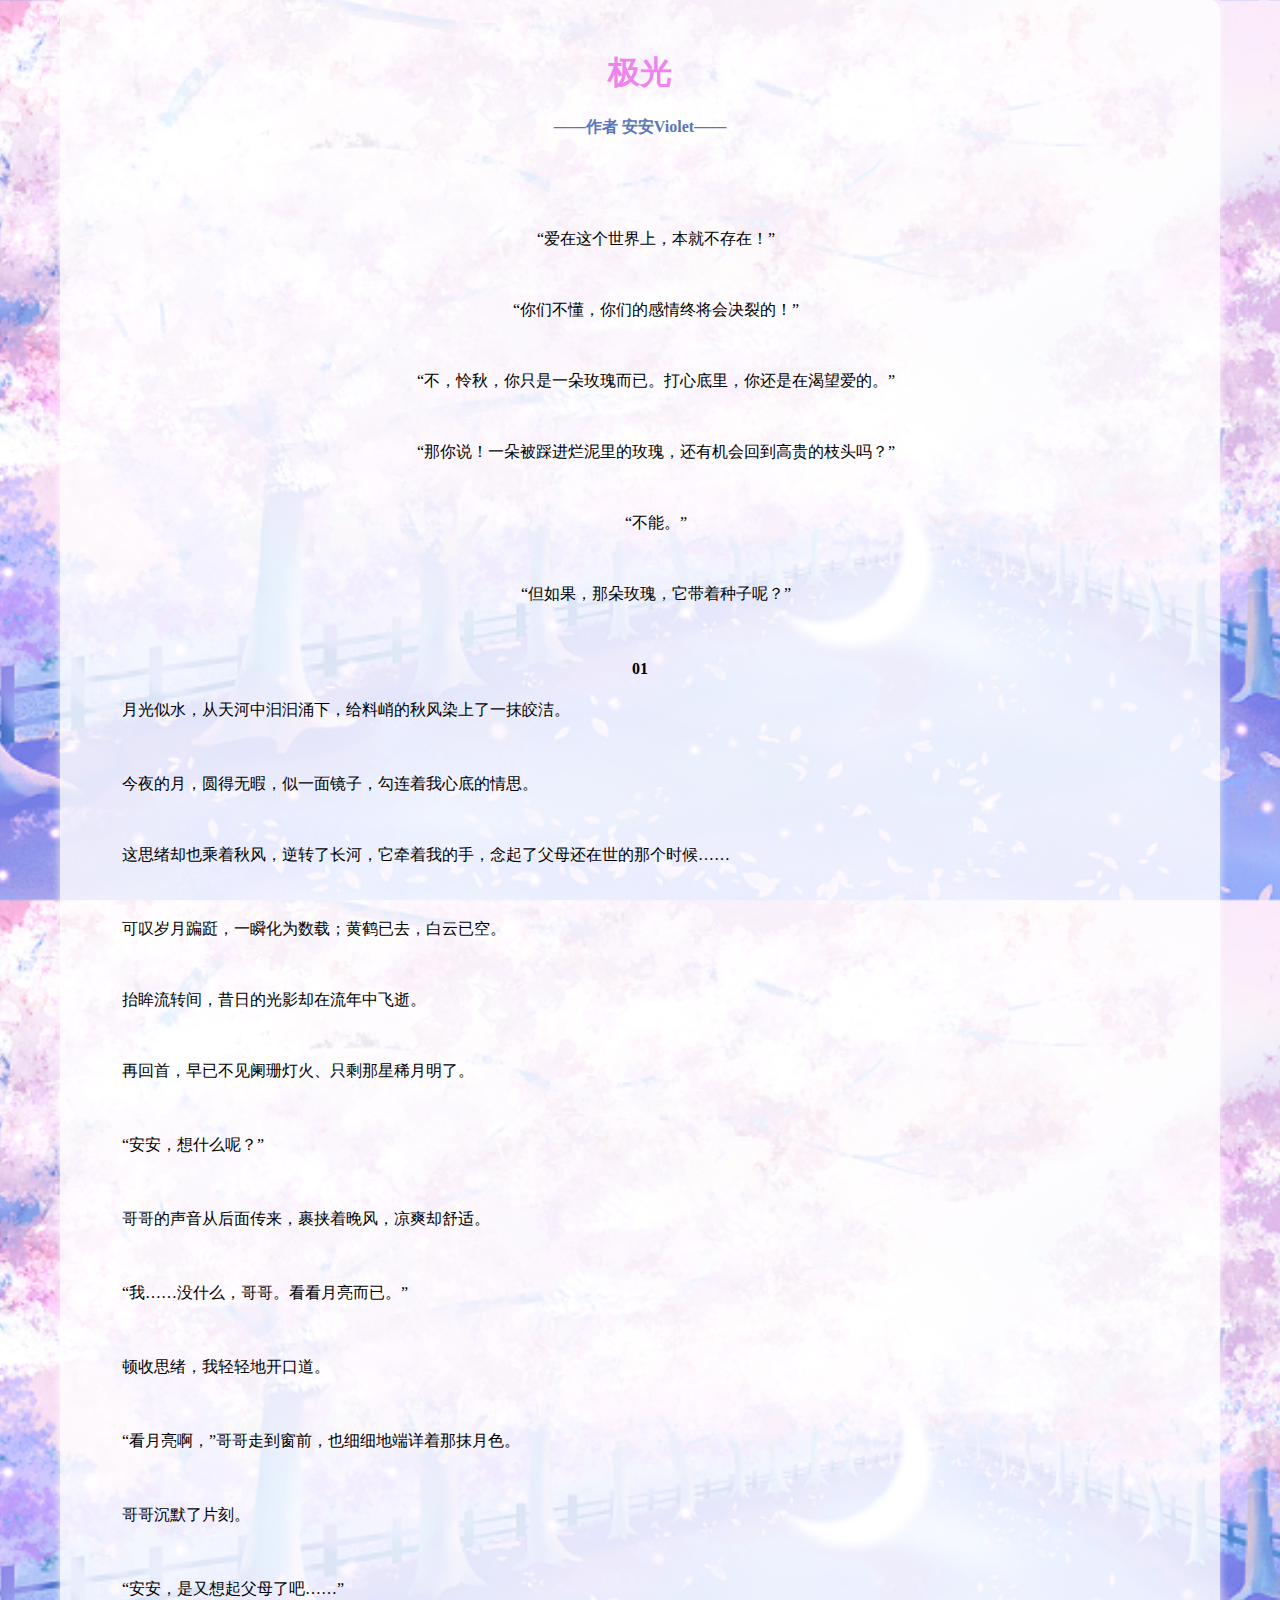
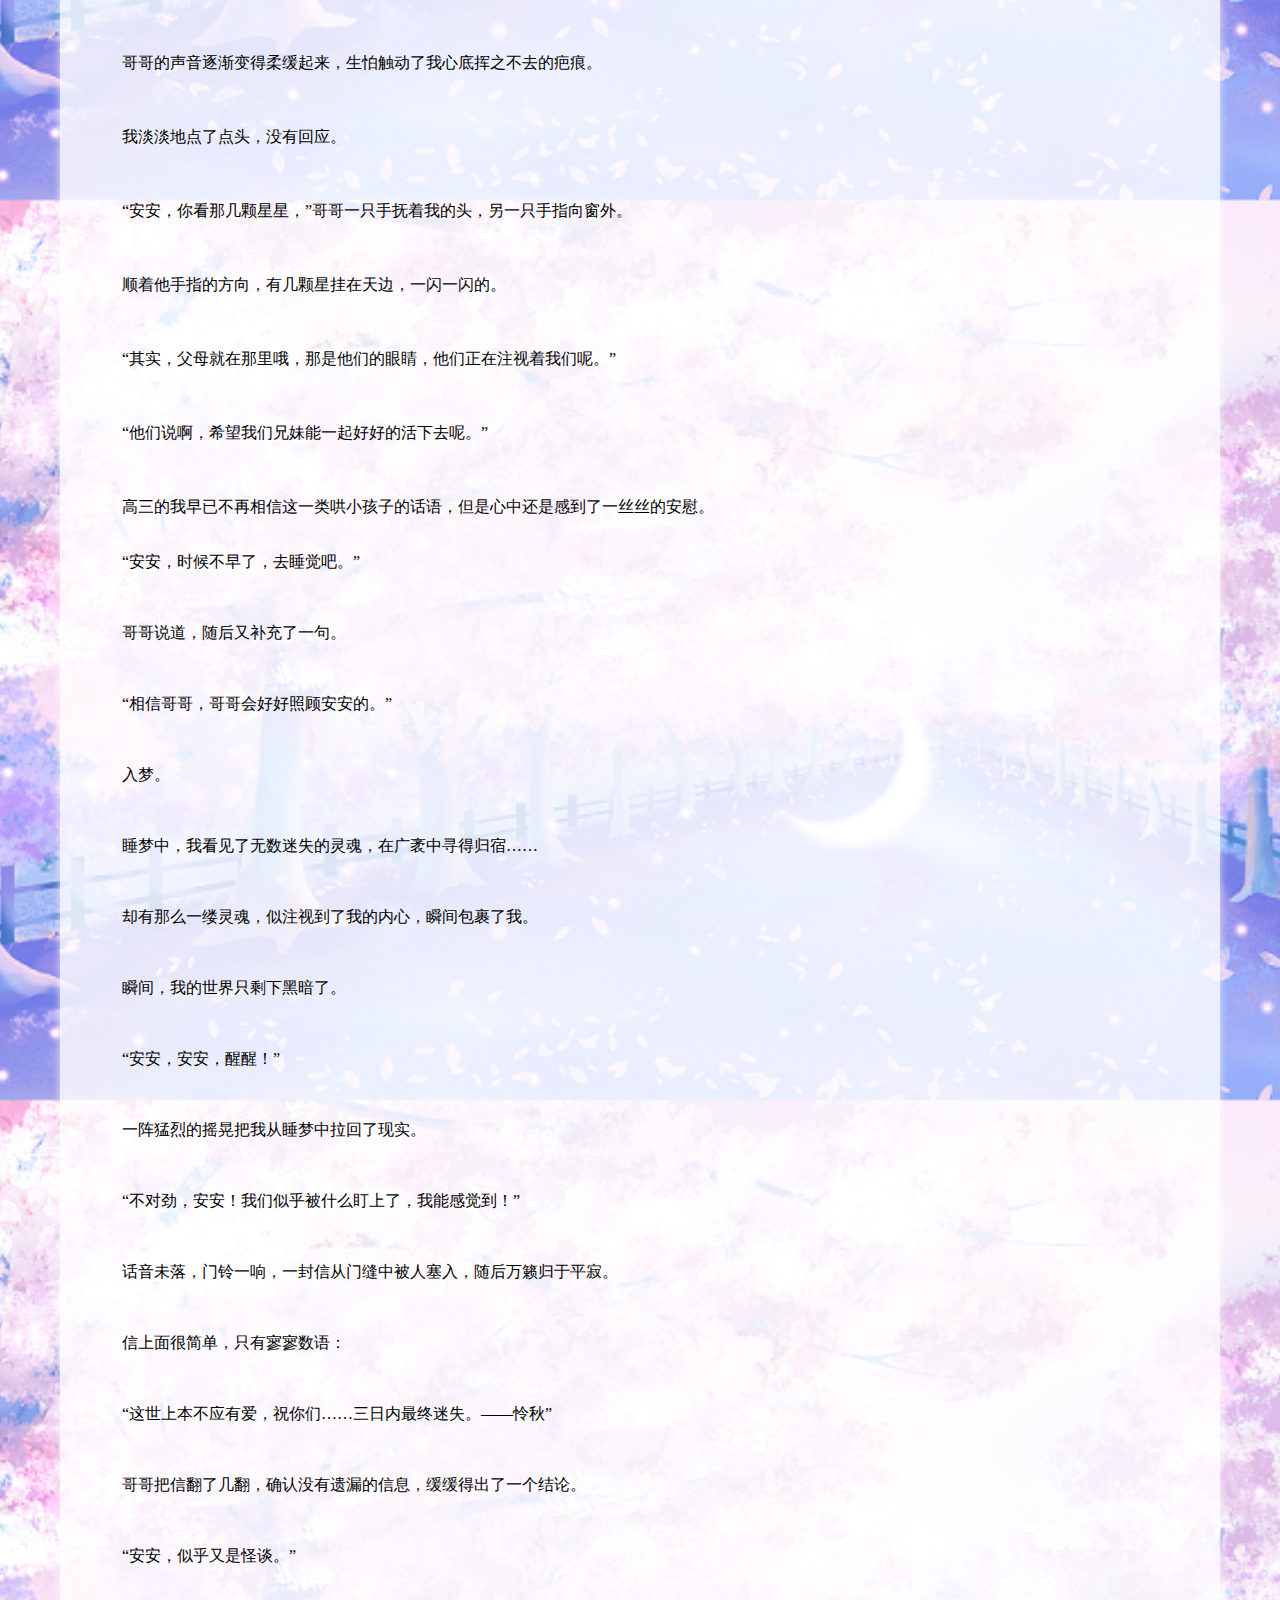
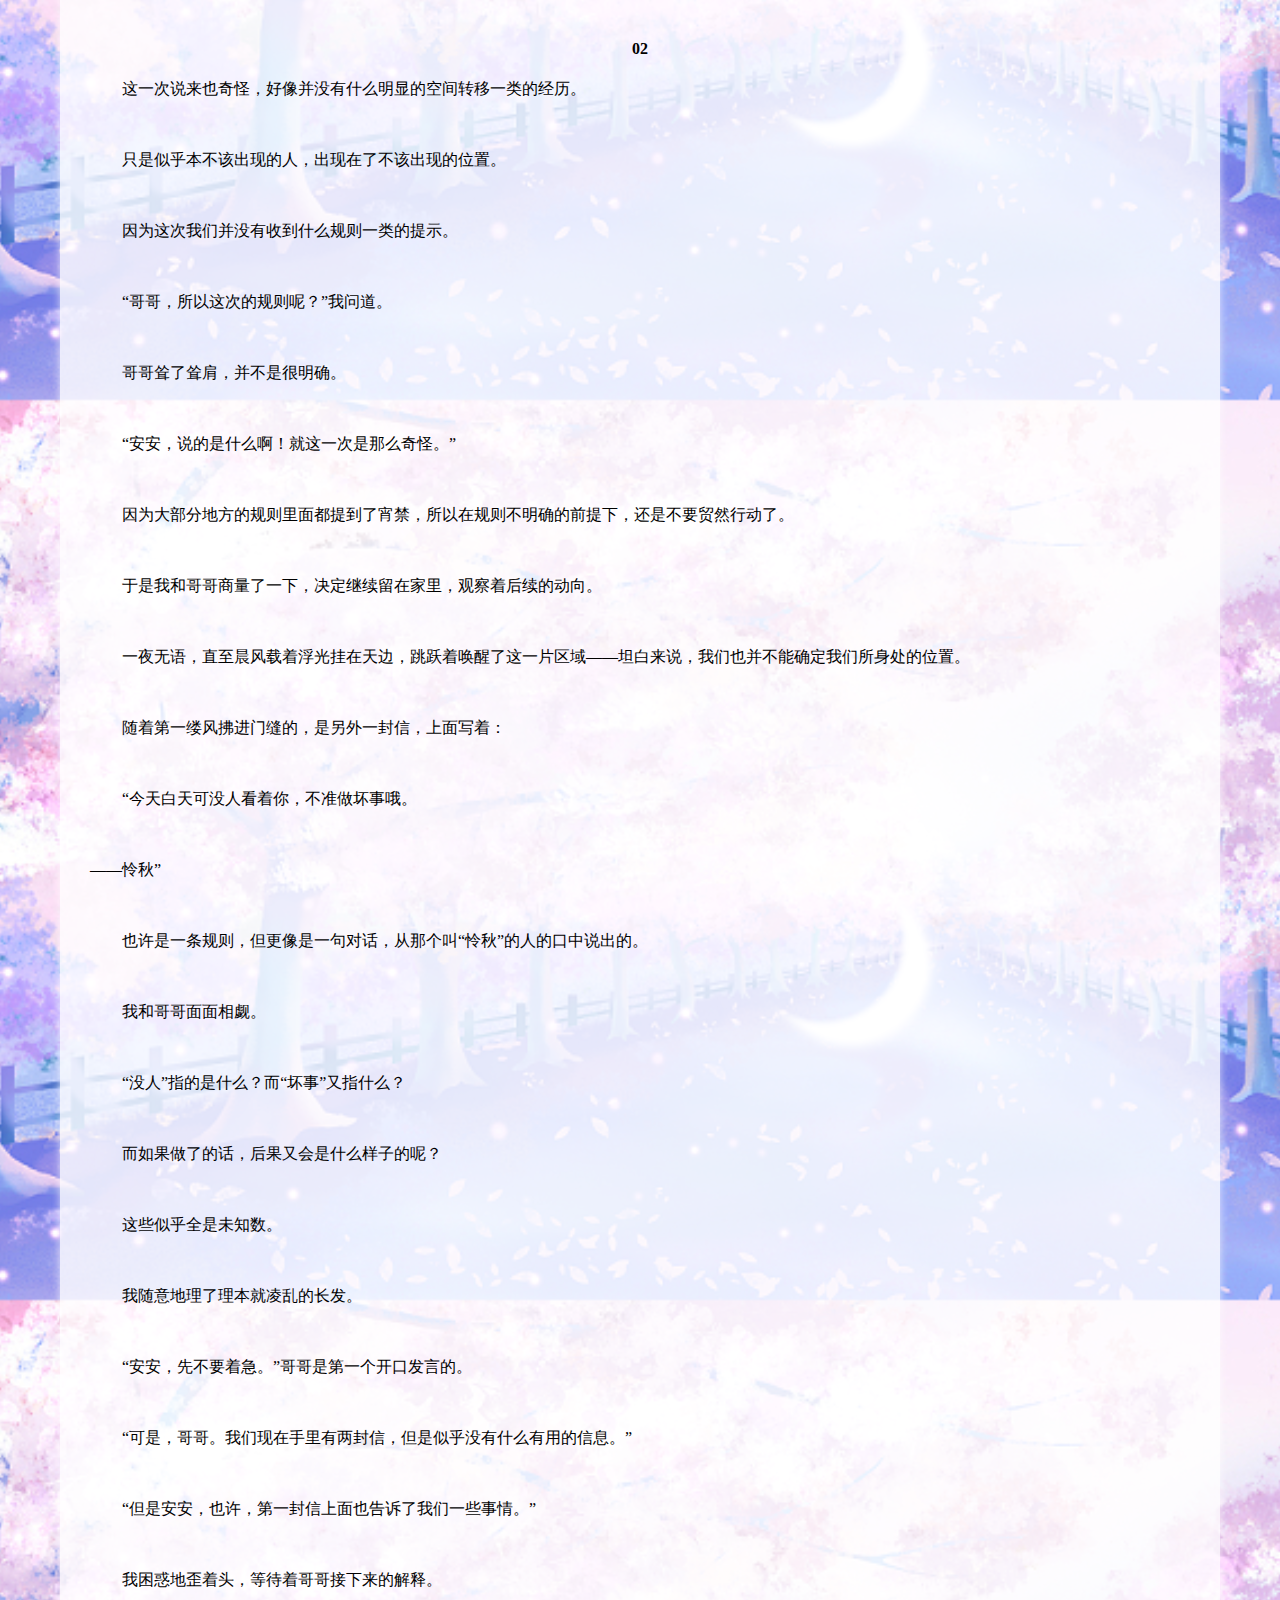
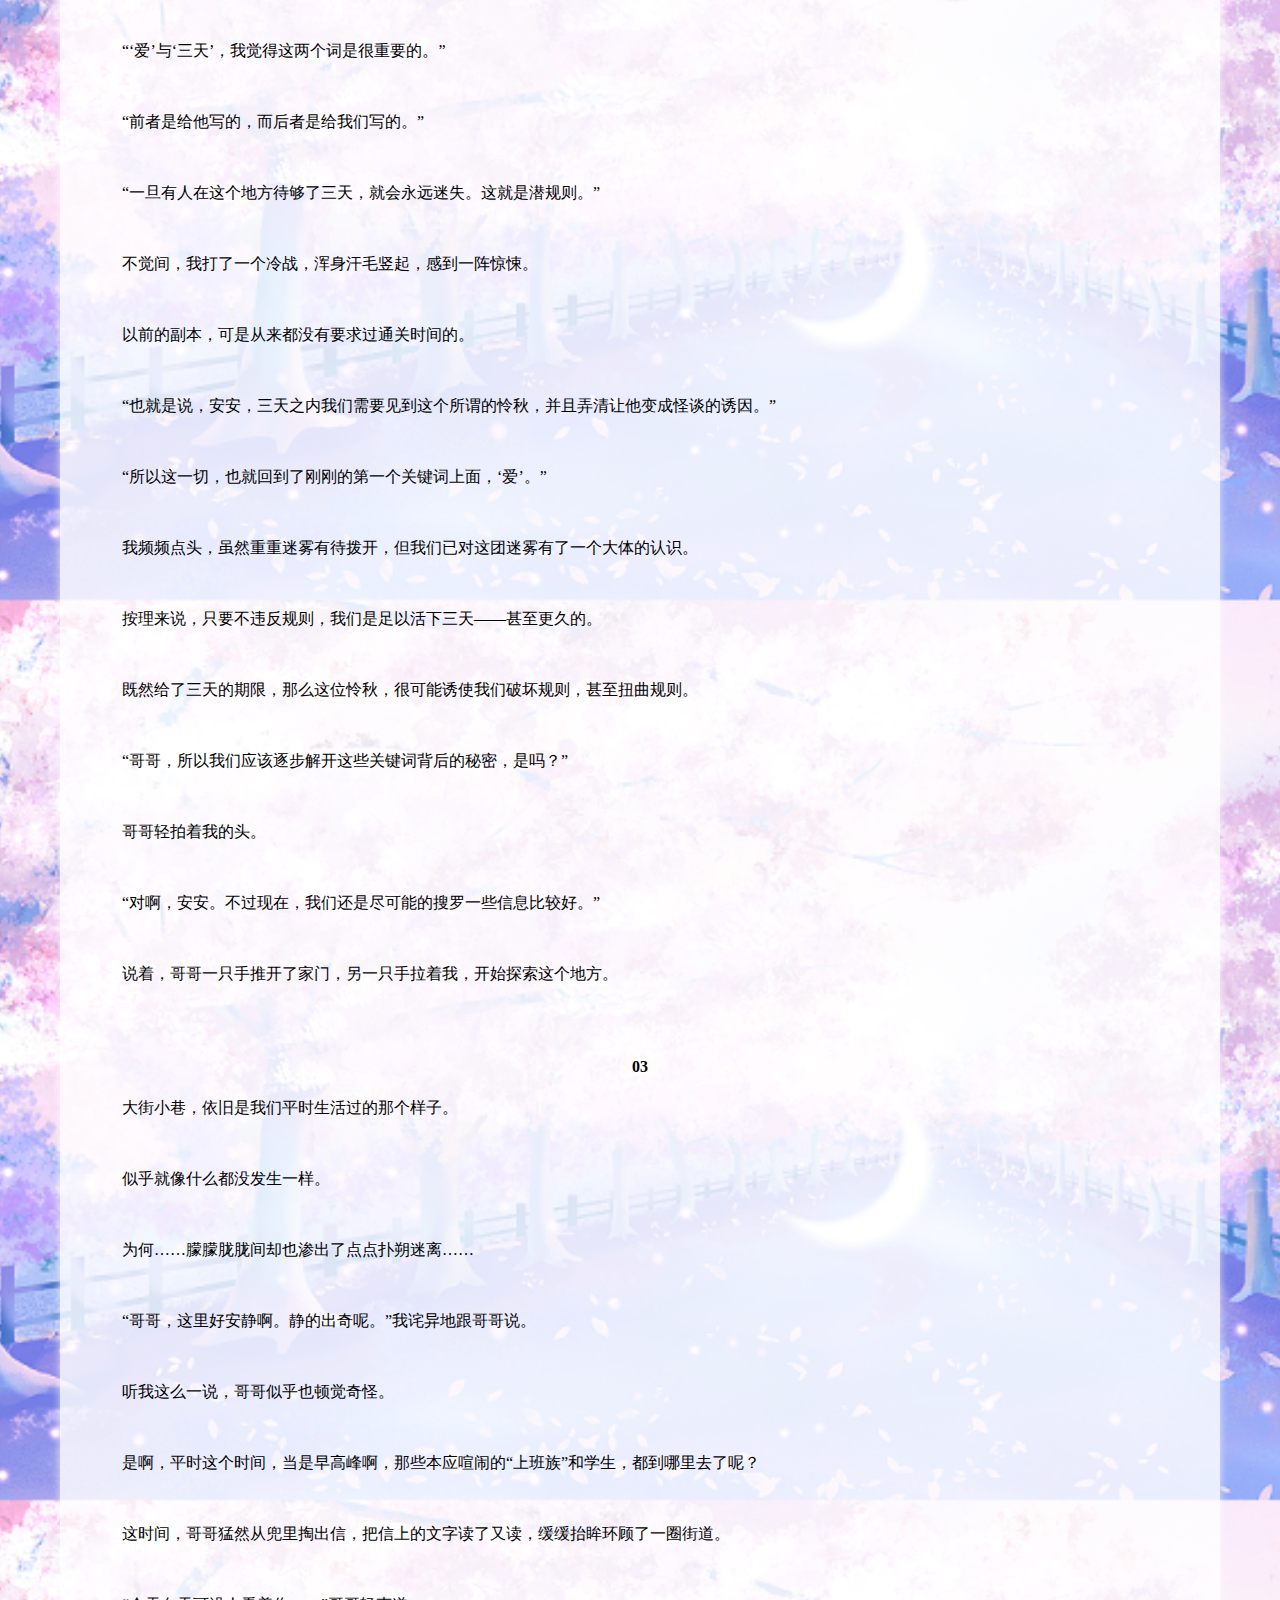
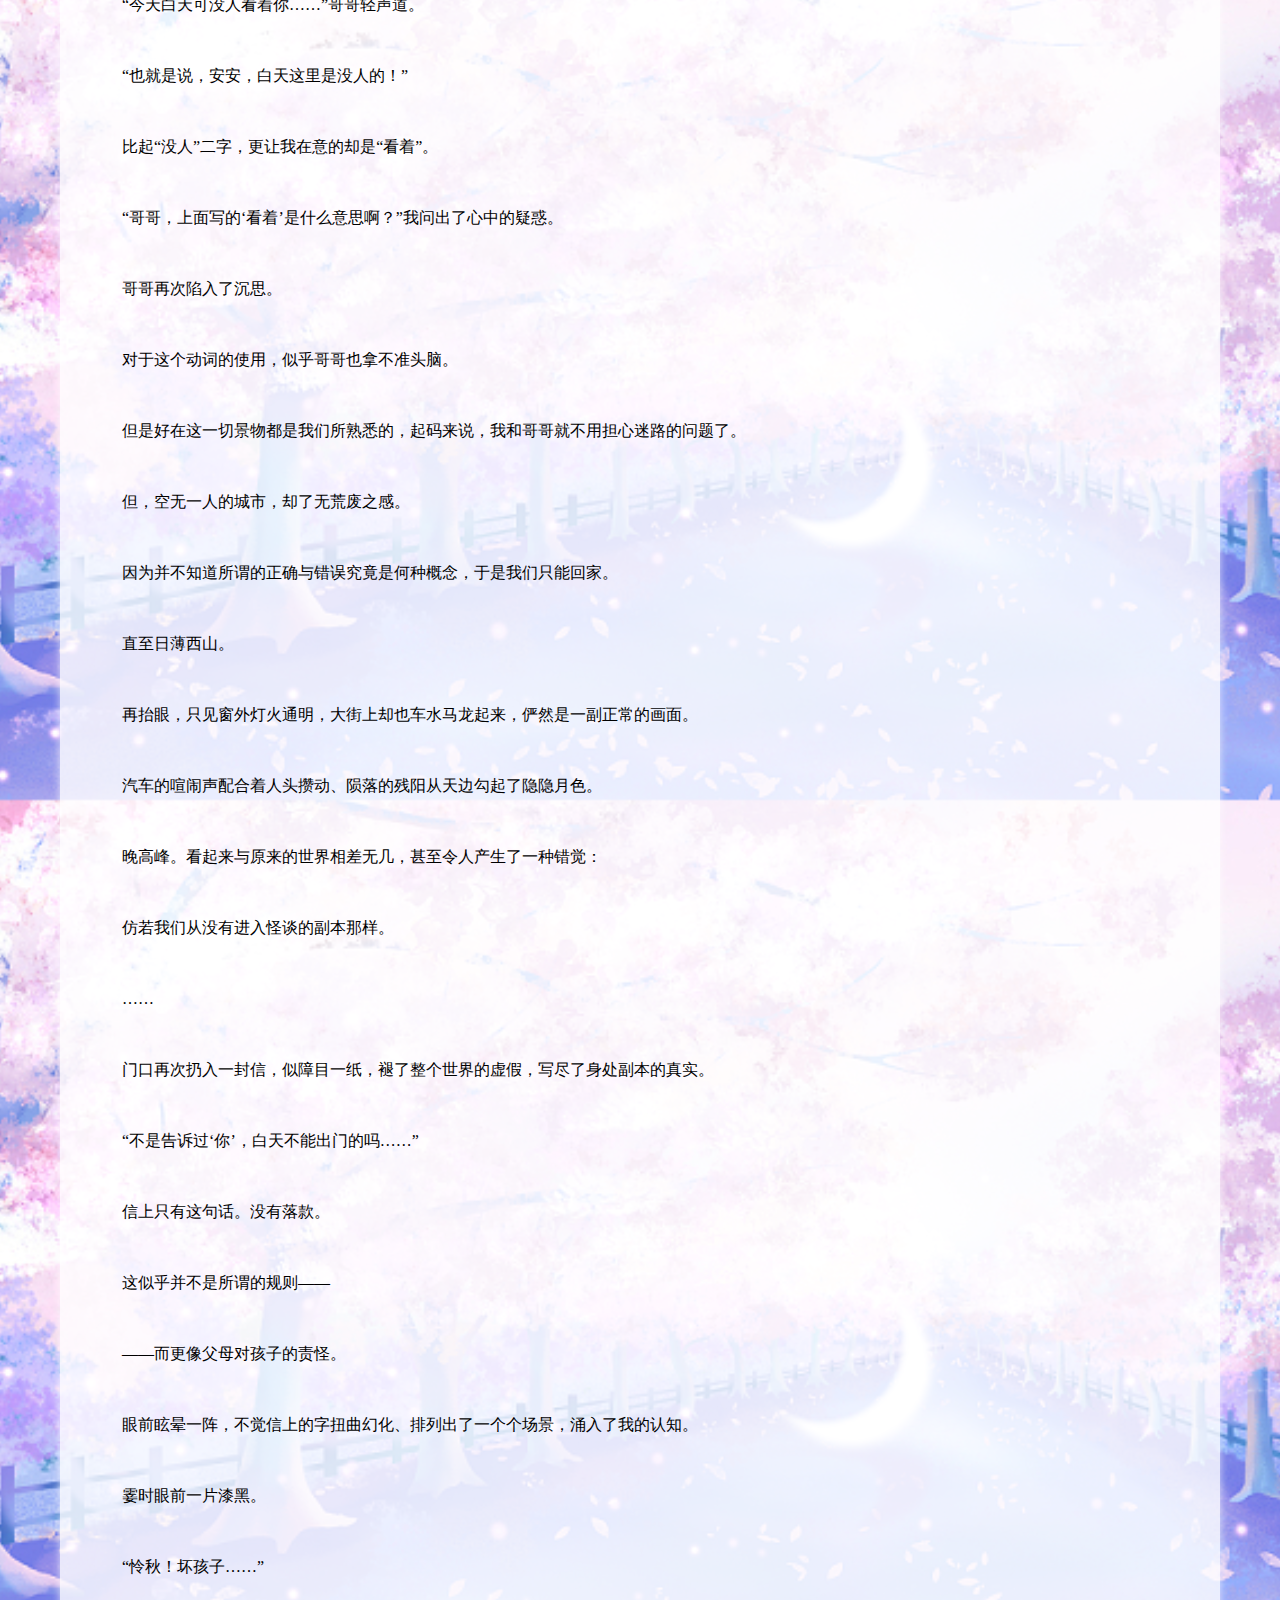
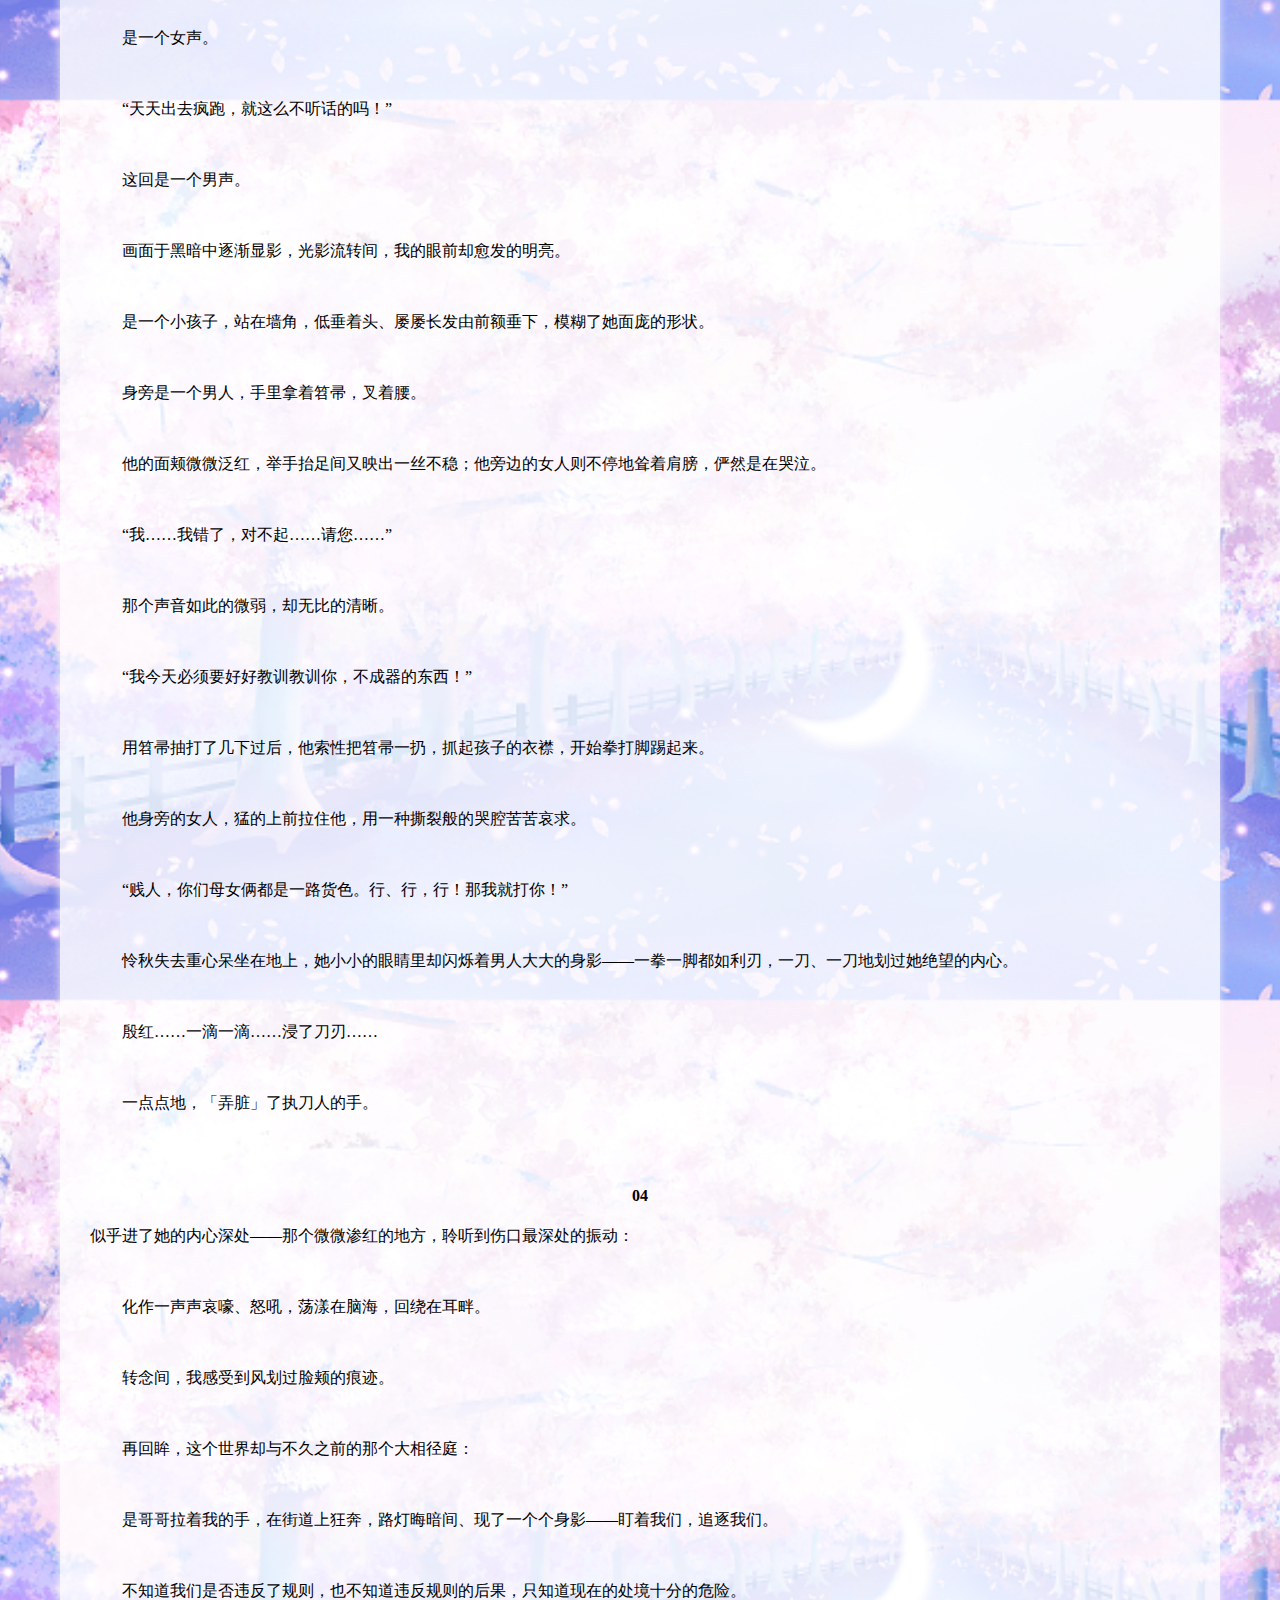
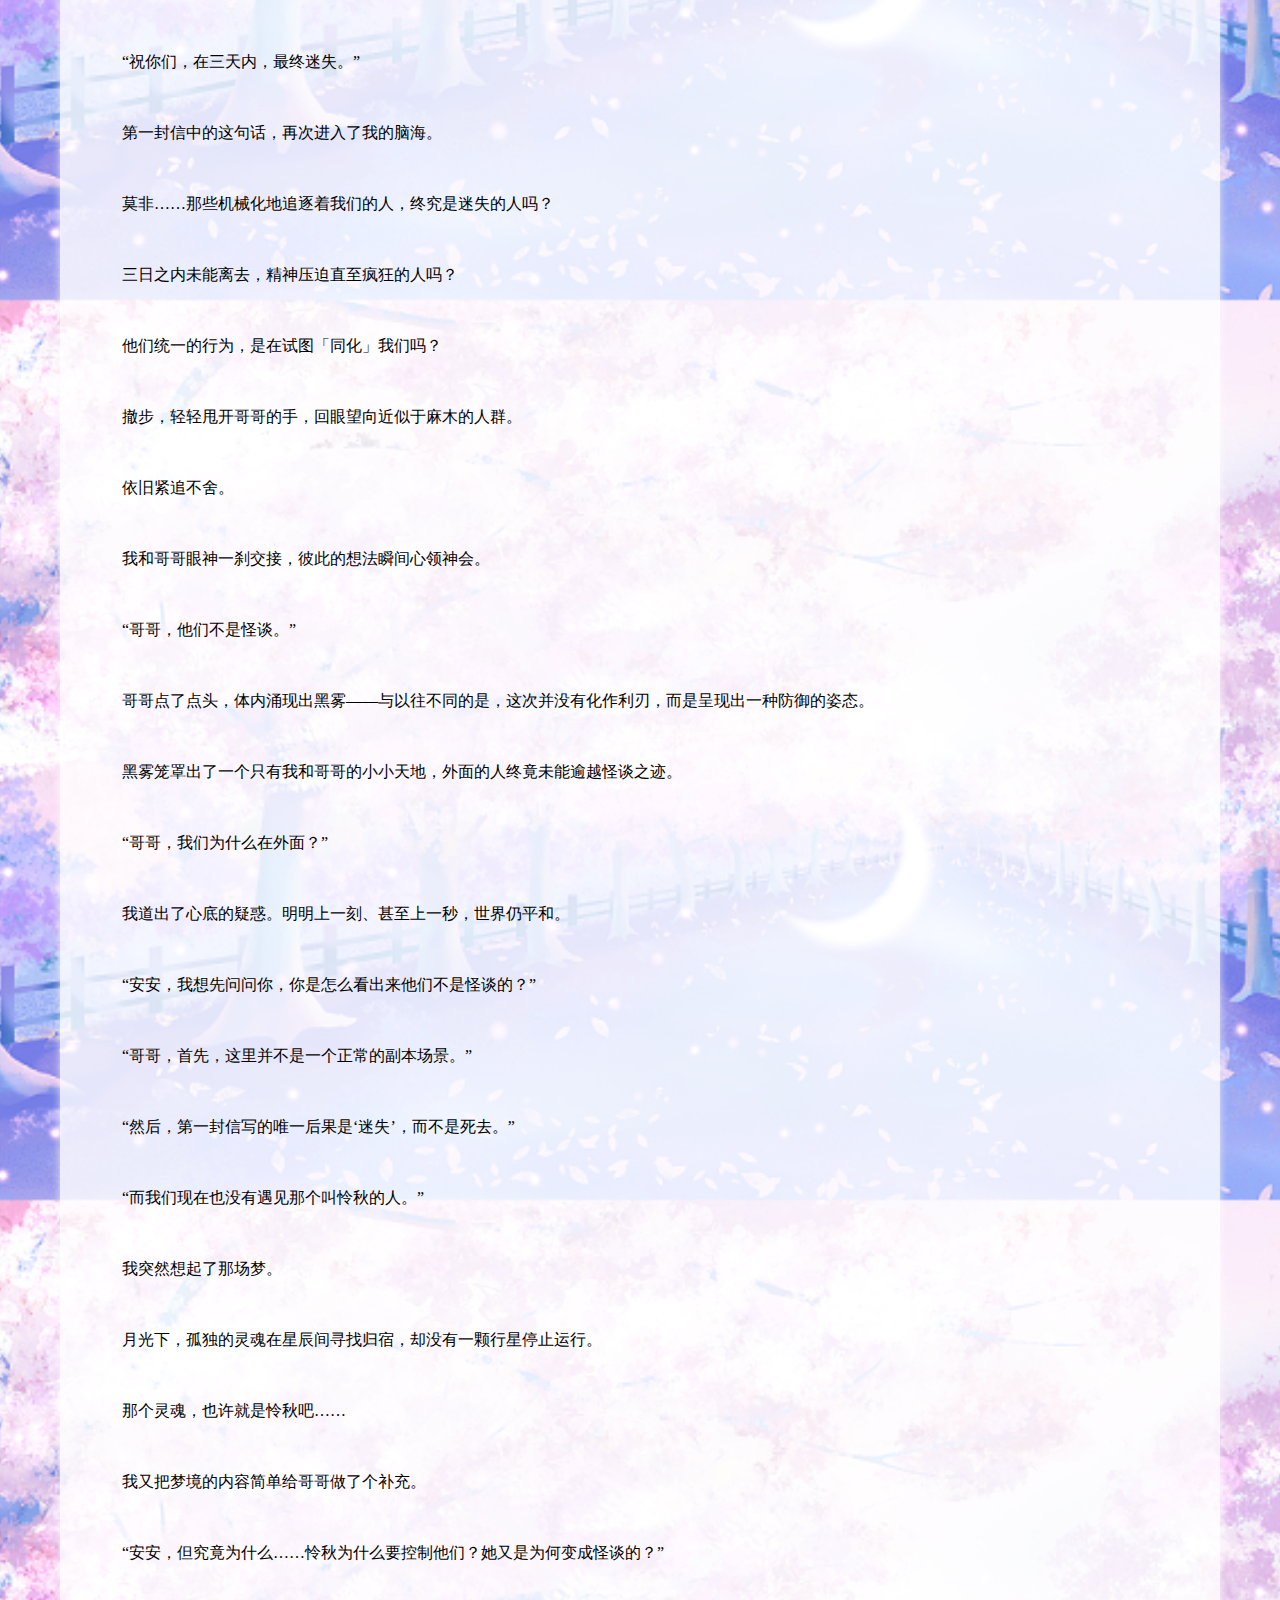
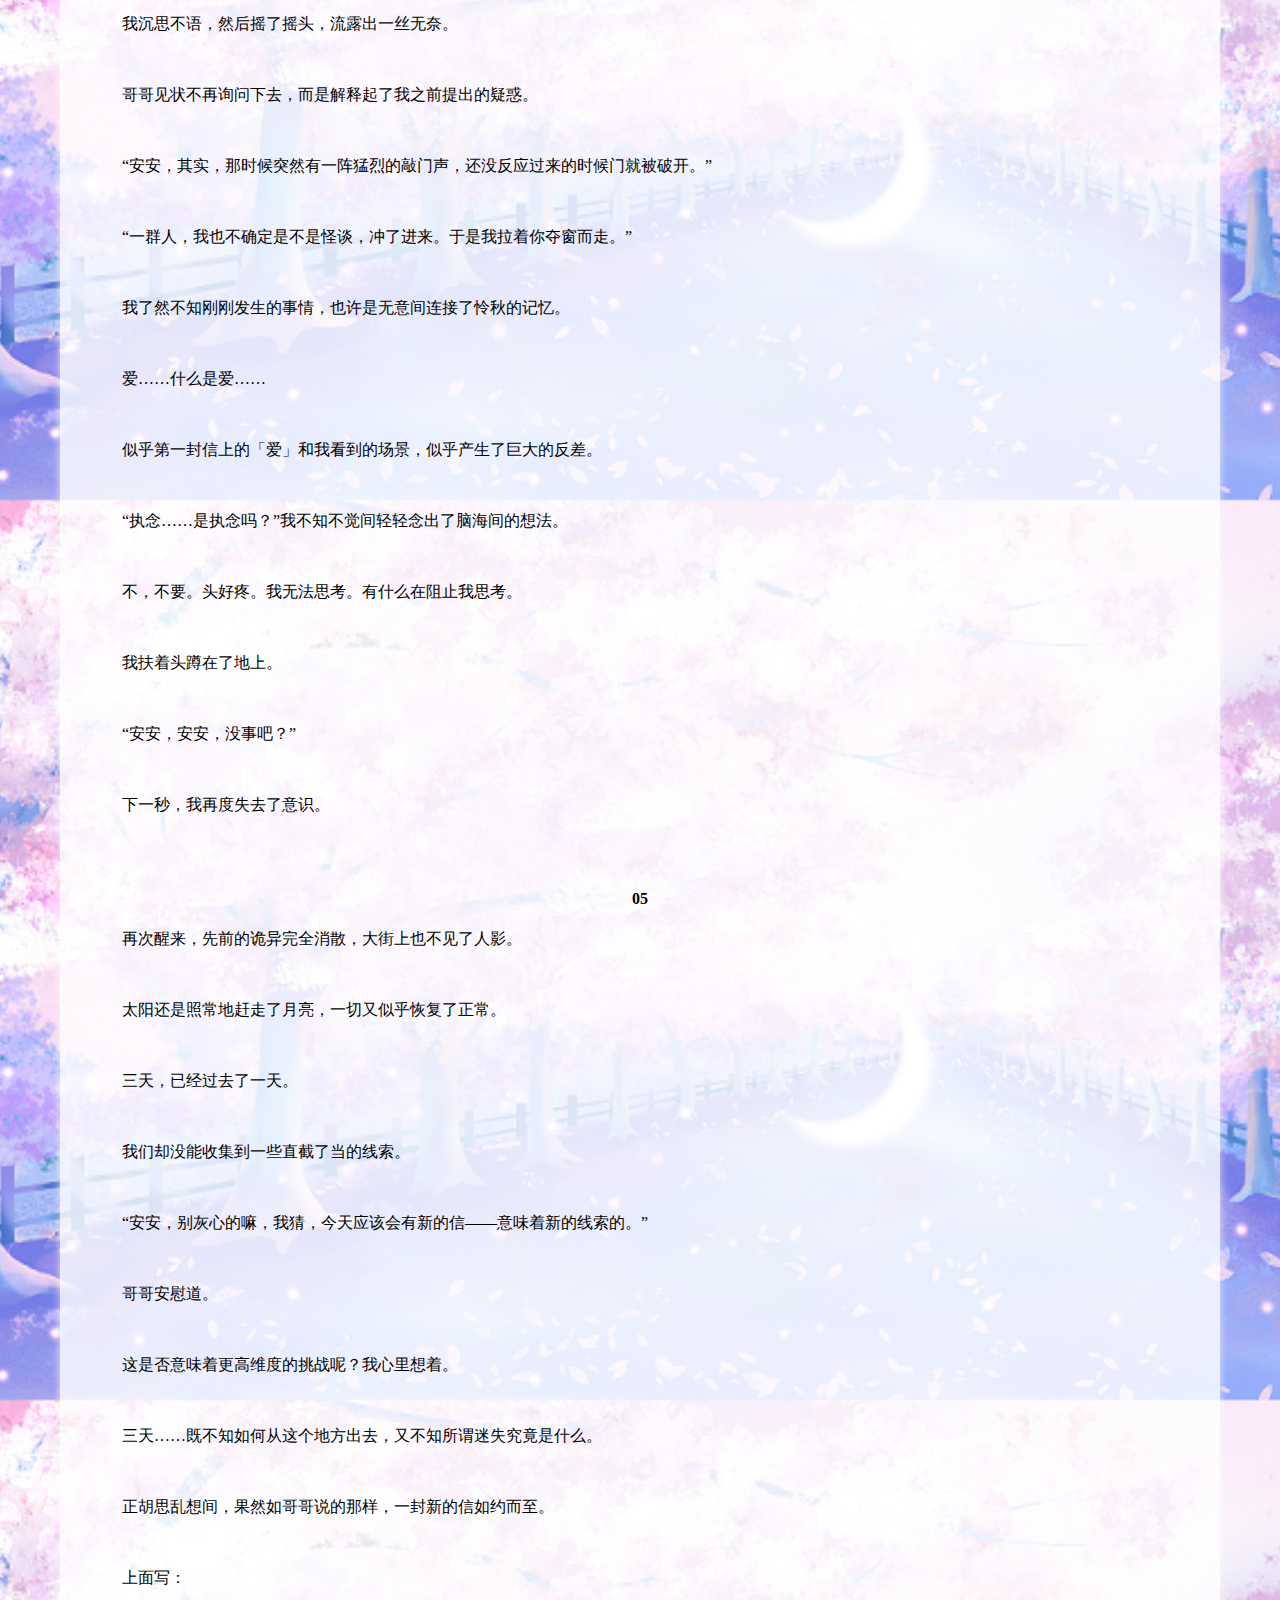
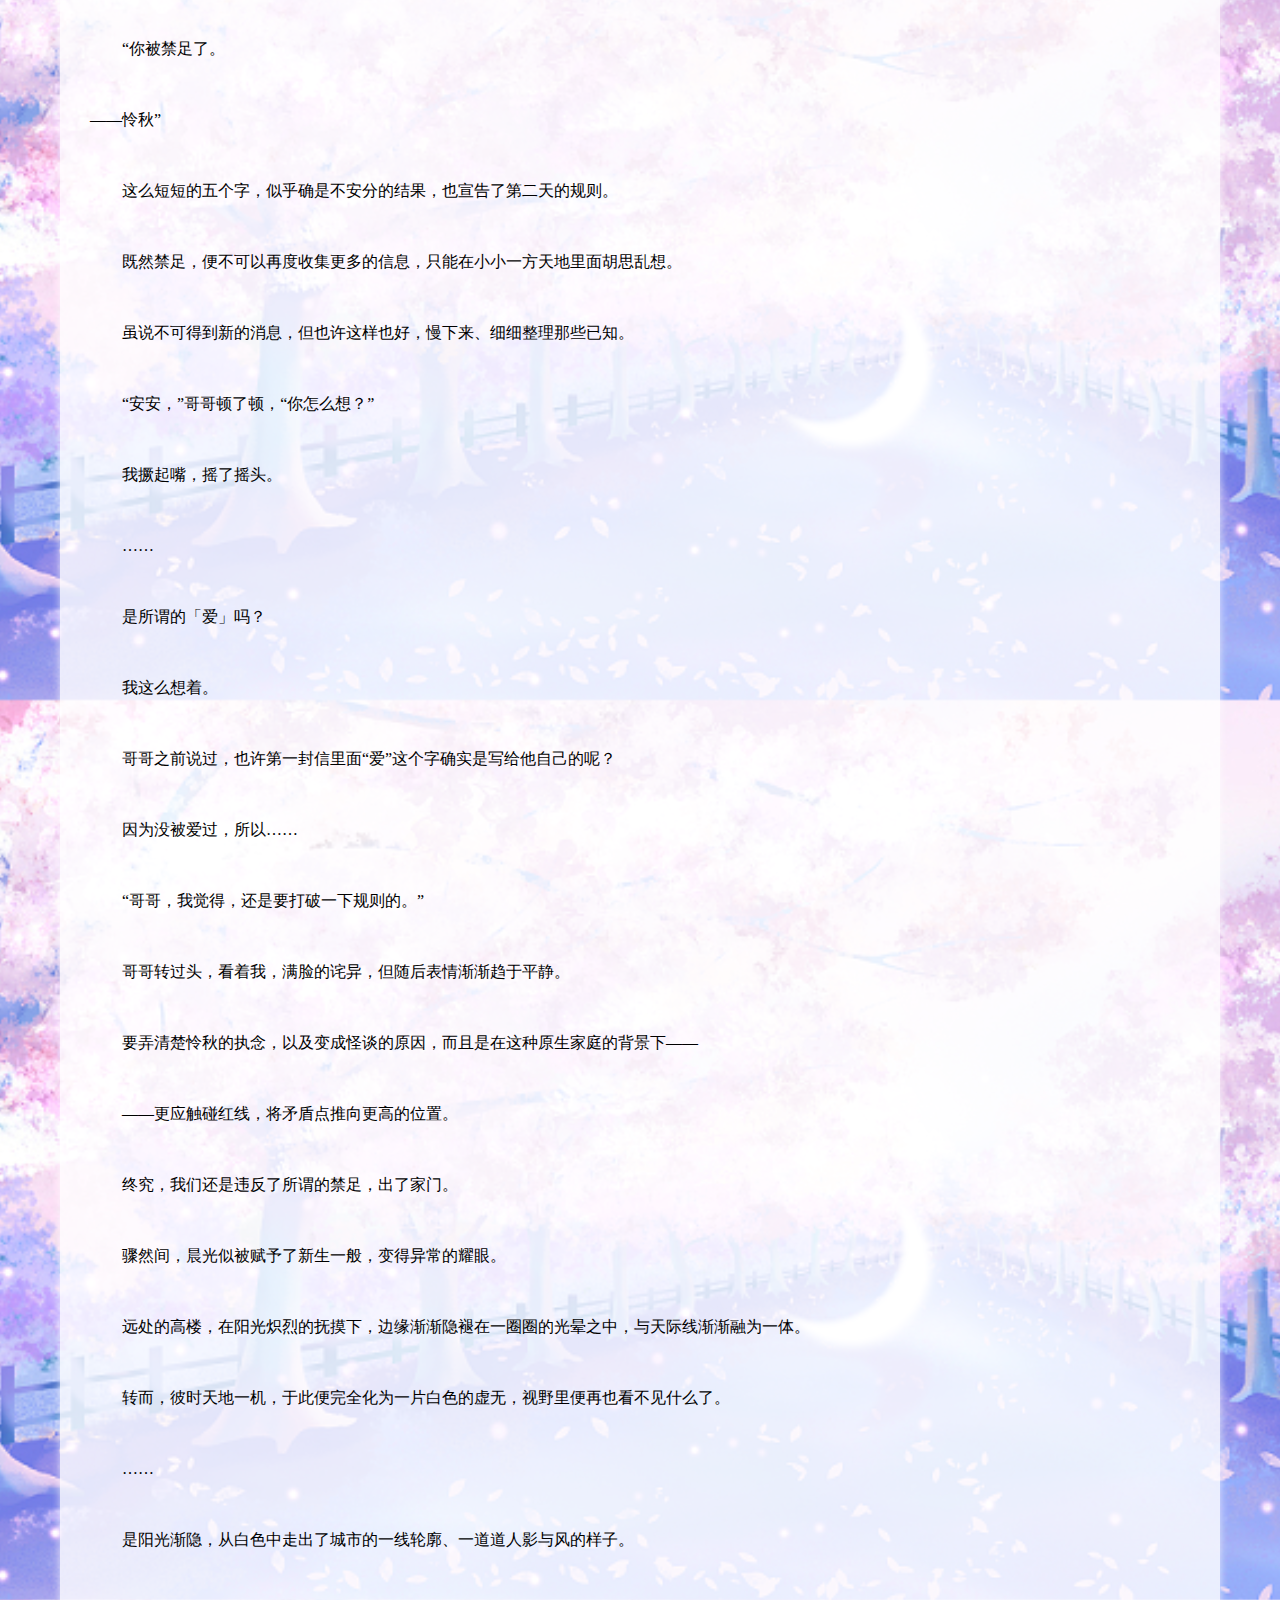
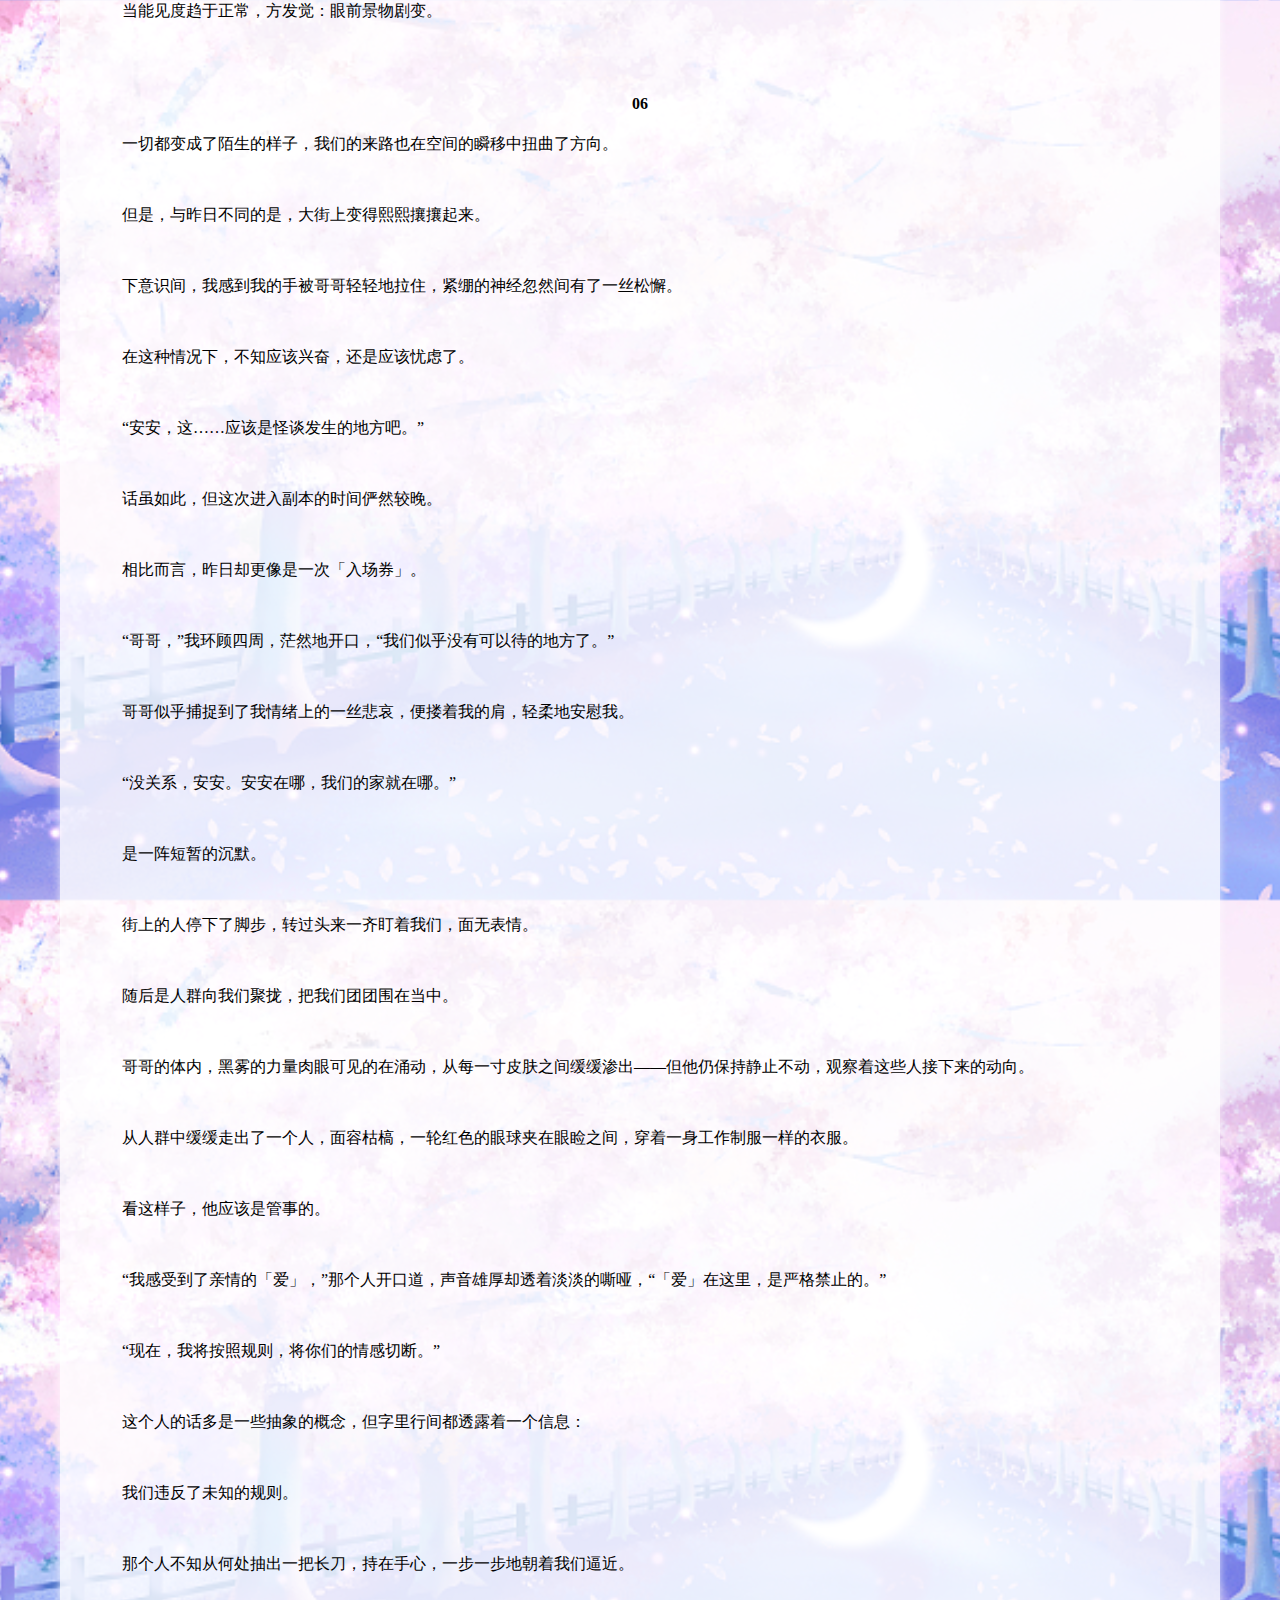
<file: novel4.html>
<!DOCTYPE html>
<html>
	<head>
		<meta charset="utf-8">
		<title>小说：月魂</title>
		<link rel="stylesheet" href="./novelbox.css">
	</head>
	<body>
		<div class="container">
			<div class="content">
				<h1 style="color: violet" align="center">极光</h1>
				<h4 style="color: #5976ba" align="center">——作者 安安Violet——</h4>
				<br><br><br>
				<p align="center">　　“爱在这个世界上，本就不存在！”</p><br>
				<p align="center">　　“你们不懂，你们的感情终将会决裂的！”</p><br>
				<p align="center">　　“不，怜秋，你只是一朵玫瑰而已。打心底里，你还是在渴望爱的。”</p><br>
				<p align="center">　　“那你说！一朵被踩进烂泥里的玫瑰，还有机会回到高贵的枝头吗？”</p><br>
				<p align="center">　　“不能。”</p><br>
				<p align="center">　　“但如果，那朵玫瑰，它带着种子呢？”</p>
				<br><h4 align="center">01</h4>
				<p>　　月光似水，从天河中汩汩涌下，给料峭的秋风染上了一抹皎洁。</p>
				<p>　　</p>
				<p>　　今夜的月，圆得无暇，似一面镜子，勾连着我心底的情思。</p><br>
				<p>　　这思绪却也乘着秋风，逆转了长河，它牵着我的手，念起了父母还在世的那个时候……</p>
				<p>　　</p>
				<p>　　可叹岁月蹁跹，一瞬化为数载；黄鹤已去，白云已空。</p><br>
				<p>　　抬眸流转间，昔日的光影却在流年中飞逝。</p><br>
				<p>　　再回首，早已不见阑珊灯火、只剩那星稀月明了。</p>
				<p>　　</p>
				<p>　　“安安，想什么呢？”</p>
				<p>　　</p>
				<p>　　哥哥的声音从后面传来，裹挟着晚风，凉爽却舒适。</p>
				<p>　　</p>
				<p>　　“我……没什么，哥哥。看看月亮而已。”</p>
				<p>　　</p>
				<p>　　顿收思绪，我轻轻地开口道。</p>
				<p>　　</p>
				<p>　　“看月亮啊，”哥哥走到窗前，也细细地端详着那抹月色。</p>
				<p>　　</p>
				<p>　　哥哥沉默了片刻。</p>
				<p>　　</p>
				<p>　　“安安，是又想起父母了吧……”</p>
				<p>　　</p>
				<p>　　哥哥的声音逐渐变得柔缓起来，生怕触动了我心底挥之不去的疤痕。</p>
				<p>　　</p>
				<p>　　我淡淡地点了点头，没有回应。</p>
				<p>　　</p>
				<p>　　“安安，你看那几颗星星，”哥哥一只手抚着我的头，另一只手指向窗外。</p>
				<p>　　</p>
				<p>　　顺着他手指的方向，有几颗星挂在天边，一闪一闪的。</p>
				<p>　　</p>
				<p>　　“其实，父母就在那里哦，那是他们的眼睛，他们正在注视着我们呢。”</p>
				<p>　　</p>
				<p>　　“他们说啊，希望我们兄妹能一起好好的活下去呢。”</p>
				<p>　　</p>
				<p>　　高三的我早已不再相信这一类哄小孩子的话语，但是心中还是感到了一丝丝的安慰。</p><br
				<p>　　“安安，时候不早了，去睡觉吧。”</p><br>
				<p>　　哥哥说道，随后又补充了一句。</p><br>
				<p>　　“相信哥哥，哥哥会好好照顾安安的。”</p><br>
				<p>　　入梦。</p><br>
				<p>　　睡梦中，我看见了无数迷失的灵魂，在广袤中寻得归宿……</p><br>
				<p>　　却有那么一缕灵魂，似注视到了我的内心，瞬间包裹了我。</p><br>
				<p>　　瞬间，我的世界只剩下黑暗了。</p><br>
				<p>　　“安安，安安，醒醒！”</p><br>
				<p>　　一阵猛烈的摇晃把我从睡梦中拉回了现实。</p><br>
				<p>　　“不对劲，安安！我们似乎被什么盯上了，我能感觉到！”</p><br>
				<p>　　话音未落，门铃一响，一封信从门缝中被人塞入，随后万籁归于平寂。</p><br>
				<p>　　信上面很简单，只有寥寥数语：</p><br>
				<p>　　“这世上本不应有爱，祝你们……三日内最终迷失。——怜秋”</p><br>
				<p>　　哥哥把信翻了几翻，确认没有遗漏的信息，缓缓得出了一个结论。</p><br>
				<p>　　“安安，似乎又是怪谈。”</p><br><br><h4 align="center">02</h4>
				<p>　　这一次说来也奇怪，好像并没有什么明显的空间转移一类的经历。</p><br>
				<p>　　只是似乎本不该出现的人，出现在了不该出现的位置。</p><br>
				<p>　　因为这次我们并没有收到什么规则一类的提示。</p><br>
				<p>　　“哥哥，所以这次的规则呢？”我问道。</p><br>
				<p>　　哥哥耸了耸肩，并不是很明确。</p><br>
				<p>　　“安安，说的是什么啊！就这一次是那么奇怪。”</p><br>
				<p>　　因为大部分地方的规则里面都提到了宵禁，所以在规则不明确的前提下，还是不要贸然行动了。</p><br>
				<p>　　于是我和哥哥商量了一下，决定继续留在家里，观察着后续的动向。</p><br>
				<p>　　一夜无语，直至晨风载着浮光挂在天边，跳跃着唤醒了这一片区域——坦白来说，我们也并不能确定我们所身处的位置。</p><br>
				<p>　　随着第一缕风拂进门缝的，是另外一封信，上面写着：</p><br>
				<p>　　“今天白天可没人看着你，不准做坏事哦。</p><br>
				<p>——怜秋”</p><br>
				<p>　　也许是一条规则，但更像是一句对话，从那个叫“怜秋”的人的口中说出的。</p><br>
				<p>　　我和哥哥面面相觑。</p><br>
				<p>　　“没人”指的是什么？而“坏事”又指什么？</p><br>
				<p>　　而如果做了的话，后果又会是什么样子的呢？</p><br>
				<p>　　这些似乎全是未知数。</p><br>
				<p>　　我随意地理了理本就凌乱的长发。</p><br>
				<p>　　“安安，先不要着急。”哥哥是第一个开口发言的。</p><br>
				<p>　　“可是，哥哥。我们现在手里有两封信，但是似乎没有什么有用的信息。”</p><br>
				<p>　　“但是安安，也许，第一封信上面也告诉了我们一些事情。”</p><br>
				<p>　　我困惑地歪着头，等待着哥哥接下来的解释。</p><br>
				<p>　　“‘爱’与‘三天’，我觉得这两个词是很重要的。”</p><br>
				<p>　　“前者是给他写的，而后者是给我们写的。”</p><br>
				<p>　　“一旦有人在这个地方待够了三天，就会永远迷失。这就是潜规则。”</p><br>
				<p>　　不觉间，我打了一个冷战，浑身汗毛竖起，感到一阵惊悚。</p><br>
				<p>　　以前的副本，可是从来都没有要求过通关时间的。</p><br>
				<p>　　“也就是说，安安，三天之内我们需要见到这个所谓的怜秋，并且弄清让他变成怪谈的诱因。”</p><br>
				<p>　　“所以这一切，也就回到了刚刚的第一个关键词上面，‘爱’。”</p><br>
				<p>　　我频频点头，虽然重重迷雾有待拨开，但我们已对这团迷雾有了一个大体的认识。</p><br>
				<p>　　按理来说，只要不违反规则，我们是足以活下三天——甚至更久的。</p><br>
				<p>　　既然给了三天的期限，那么这位怜秋，很可能诱使我们破坏规则，甚至扭曲规则。</p><br>
				<p>　　“哥哥，所以我们应该逐步解开这些关键词背后的秘密，是吗？”</p><br>
				<p>　　哥哥轻拍着我的头。</p><br>
				<p>　　“对啊，安安。不过现在，我们还是尽可能的搜罗一些信息比较好。”</p><br>
				<p>　　说着，哥哥一只手推开了家门，另一只手拉着我，开始探索这个地方。</p><br>
				<br><h4 align="center">03</h4>
				<p>　　大街小巷，依旧是我们平时生活过的那个样子。</p><br>
				<p>　　似乎就像什么都没发生一样。</p><br>
				<p>　　为何……朦朦胧胧间却也渗出了点点扑朔迷离……</p><br>
				<p>　　“哥哥，这里好安静啊。静的出奇呢。”我诧异地跟哥哥说。</p><br>
				<p>　　听我这么一说，哥哥似乎也顿觉奇怪。</p><br>
				<p>　　是啊，平时这个时间，当是早高峰啊，那些本应喧闹的“上班族”和学生，都到哪里去了呢？</p><br>
				<p>　　这时间，哥哥猛然从兜里掏出信，把信上的文字读了又读，缓缓抬眸环顾了一圈街道。</p><br>
				<p>　　“今天白天可没人看着你……”哥哥轻声道。</p><br>
				<p>　　“也就是说，安安，白天这里是没人的！”</p><br>
				<p>　　比起“没人”二字，更让我在意的却是“看着”。</p><br>
				<p>　　“哥哥，上面写的‘看着’是什么意思啊？”我问出了心中的疑惑。</p><br>
				<p>　　哥哥再次陷入了沉思。</p><br>
				<p>　　对于这个动词的使用，似乎哥哥也拿不准头脑。</p><br>
				<p>　　但是好在这一切景物都是我们所熟悉的，起码来说，我和哥哥就不用担心迷路的问题了。</p><br>
				<p>　　但，空无一人的城市，却了无荒废之感。</p><br>
				<p>　　因为并不知道所谓的正确与错误究竟是何种概念，于是我们只能回家。</p><br>
				<p>　　直至日薄西山。</p><br>
				<p>　　再抬眼，只见窗外灯火通明，大街上却也车水马龙起来，俨然是一副正常的画面。</p><br>
				<p>　　汽车的喧闹声配合着人头攒动、陨落的残阳从天边勾起了隐隐月色。</p><br>
				<p>　　晚高峰。看起来与原来的世界相差无几，甚至令人产生了一种错觉：</p><br>
				<p>　　仿若我们从没有进入怪谈的副本那样。</p><br>
				<p>　　……</p><br>
				<p>　　门口再次扔入一封信，似障目一纸，褪了整个世界的虚假，写尽了身处副本的真实。</p><br>
				<p>　　“不是告诉过‘你’，白天不能出门的吗……”</p><br>
				<p>　　信上只有这句话。没有落款。</p><br>
				<p>　　这似乎并不是所谓的规则——</p><br>
				<p>　　——而更像父母对孩子的责怪。</p><br>
				<p>　　眼前眩晕一阵，不觉信上的字扭曲幻化、排列出了一个个场景，涌入了我的认知。</p><br>
				<p>　　霎时眼前一片漆黑。</p><br>
				<p>　　“怜秋！坏孩子……”</p><br>
				<p>　　是一个女声。</p><br>
				<p>　　“天天出去疯跑，就这么不听话的吗！”</p><br>
				<p>　　这回是一个男声。</p><br>
				<p>　　画面于黑暗中逐渐显影，光影流转间，我的眼前却愈发的明亮。</p><br>
				<p>　　是一个小孩子，站在墙角，低垂着头、屡屡长发由前额垂下，模糊了她面庞的形状。</p><br>
				<p>　　身旁是一个男人，手里拿着笤帚，叉着腰。</p><br>
				<p>　　他的面颊微微泛红，举手抬足间又映出一丝不稳；他旁边的女人则不停地耸着肩膀，俨然是在哭泣。</p><br>
				<p>　　“我……我错了，对不起……请您……”</p><br>
				<p>　　那个声音如此的微弱，却无比的清晰。</p><br>
				<p>　　“我今天必须要好好教训教训你，不成器的东西！”</p><br>
				<p>　　用笤帚抽打了几下过后，他索性把笤帚一扔，抓起孩子的衣襟，开始拳打脚踢起来。</p><br>
				<p>　　他身旁的女人，猛的上前拉住他，用一种撕裂般的哭腔苦苦哀求。</p><br>
				<p>　　“贱人，你们母女俩都是一路货色。行、行，行！那我就打你！”</p><br>
				<p>　　怜秋失去重心呆坐在地上，她小小的眼睛里却闪烁着男人大大的身影——一拳一脚都如利刃，一刀、一刀地划过她绝望的内心。</p><br>
				<p>　　殷红……一滴一滴……浸了刀刃……</p><br>
				<p>　　一点点地，「弄脏」了执刀人的手。</p><br>
				<br><h4 align="center">04</h4>
				<p>似乎进了她的内心深处——那个微微渗红的地方，聆听到伤口最深处的振动：</p><br>
				<p>　　化作一声声哀嚎、怒吼，荡漾在脑海，回绕在耳畔。</p><br>
				<p>　　转念间，我感受到风划过脸颊的痕迹。</p><br>
				<p>　　再回眸，这个世界却与不久之前的那个大相径庭：</p><br>
				<p>　　是哥哥拉着我的手，在街道上狂奔，路灯晦暗间、现了一个个身影——盯着我们，追逐我们。</p><br>
				<p>　　不知道我们是否违反了规则，也不知道违反规则的后果，只知道现在的处境十分的危险。</p><br>
				<p>　　“祝你们，在三天内，最终迷失。”</p><br>
				<p>　　第一封信中的这句话，再次进入了我的脑海。</p><br>
				<p>　　莫非……那些机械化地追逐着我们的人，终究是迷失的人吗？</p><br>
				<p>　　三日之内未能离去，精神压迫直至疯狂的人吗？</p><br>
				<p>　　他们统一的行为，是在试图「同化」我们吗？</p><br>
				<p>　　撤步，轻轻甩开哥哥的手，回眼望向近似于麻木的人群。</p><br>
				<p>　　依旧紧追不舍。</p><br>
				<p>　　我和哥哥眼神一刹交接，彼此的想法瞬间心领神会。</p><br>
				<p>　　“哥哥，他们不是怪谈。”</p><br>
				<p>　　哥哥点了点头，体内涌现出黑雾——与以往不同的是，这次并没有化作利刃，而是呈现出一种防御的姿态。</p><br>
				<p>　　黑雾笼罩出了一个只有我和哥哥的小小天地，外面的人终竟未能逾越怪谈之迹。</p><br>
				<p>　　“哥哥，我们为什么在外面？”</p><br>
				<p>　　我道出了心底的疑惑。明明上一刻、甚至上一秒，世界仍平和。</p><br>
				<p>　　“安安，我想先问问你，你是怎么看出来他们不是怪谈的？”</p><br>
				<p>　　“哥哥，首先，这里并不是一个正常的副本场景。”</p><br>
				<p>　　“然后，第一封信写的唯一后果是‘迷失’，而不是死去。”</p><br>
				<p>　　“而我们现在也没有遇见那个叫怜秋的人。”</p><br>
				<p>　　我突然想起了那场梦。</p><br>
				<p>　　月光下，孤独的灵魂在星辰间寻找归宿，却没有一颗行星停止运行。</p><br>
				<p>　　那个灵魂，也许就是怜秋吧……</p><br>
				<p>　　我又把梦境的内容简单给哥哥做了个补充。</p><br>
				<p>　　“安安，但究竟为什么……怜秋为什么要控制他们？她又是为何变成怪谈的？”</p><br>
				<p>　　我沉思不语，然后摇了摇头，流露出一丝无奈。</p><br>
				<p>　　哥哥见状不再询问下去，而是解释起了我之前提出的疑惑。</p><br>
				<p>　　“安安，其实，那时候突然有一阵猛烈的敲门声，还没反应过来的时候门就被破开。”</p><br>
				<p>　　“一群人，我也不确定是不是怪谈，冲了进来。于是我拉着你夺窗而走。”</p><br>
				<p>　　我了然不知刚刚发生的事情，也许是无意间连接了怜秋的记忆。</p><br>
				<p>　　爱……什么是爱……</p><br>
				<p>　　似乎第一封信上的「爱」和我看到的场景，似乎产生了巨大的反差。</p><br>
				<p>　　“执念……是执念吗？”我不知不觉间轻轻念出了脑海间的想法。</p><br>
				<p>　　不，不要。头好疼。我无法思考。有什么在阻止我思考。</p><br>
				<p>　　我扶着头蹲在了地上。</p><br>
				<p>　　“安安，安安，没事吧？”</p><br>
				<p>　　下一秒，我再度失去了意识。</p><br><br><h4 align="center">05</h4>
				<p>　　再次醒来，先前的诡异完全消散，大街上也不见了人影。</p><br>
				<p>　　太阳还是照常地赶走了月亮，一切又似乎恢复了正常。</p><br>
				<p>　　三天，已经过去了一天。</p><br>
				<p>　　我们却没能收集到一些直截了当的线索。</p><br>
				<p>　　“安安，别灰心的嘛，我猜，今天应该会有新的信——意味着新的线索的。”</p><br>
				<p>　　哥哥安慰道。</p><br>
				<p>　　这是否意味着更高维度的挑战呢？我心里想着。</p><br>
				<p>　　三天……既不知如何从这个地方出去，又不知所谓迷失究竟是什么。</p><br>
				<p>　　正胡思乱想间，果然如哥哥说的那样，一封新的信如约而至。</p><br>
				<p>　　上面写：</p><br>
				<p>　　“你被禁足了。</p><br>
				<p>——怜秋”</p><br>
				<p>　　这么短短的五个字，似乎确是不安分的结果，也宣告了第二天的规则。</p><br>
				<p>　　既然禁足，便不可以再度收集更多的信息，只能在小小一方天地里面胡思乱想。</p><br>
				<p>　　虽说不可得到新的消息，但也许这样也好，慢下来、细细整理那些已知。</p><br>
				<p>　　“安安，”哥哥顿了顿，“你怎么想？”</p><br>
				<p>　　我撅起嘴，摇了摇头。</p><br>
				<p>　　……</p><br>
				<p>　　是所谓的「爱」吗？</p><br>
				<p>　　我这么想着。</p><br>
				<p>　　哥哥之前说过，也许第一封信里面“爱”这个字确实是写给他自己的呢？</p><br>
				<p>　　因为没被爱过，所以……</p><br>
				<p>　　“哥哥，我觉得，还是要打破一下规则的。”</p><br>
				<p>　　哥哥转过头，看着我，满脸的诧异，但随后表情渐渐趋于平静。</p><br>
				<p>　　要弄清楚怜秋的执念，以及变成怪谈的原因，而且是在这种原生家庭的背景下——</p><br>
				<p>　　——更应触碰红线，将矛盾点推向更高的位置。</p><br>
				<p>　　终究，我们还是违反了所谓的禁足，出了家门。</p><br>
				<p>　　骤然间，晨光似被赋予了新生一般，变得异常的耀眼。</p><br>
				<p>　　远处的高楼，在阳光炽烈的抚摸下，边缘渐渐隐褪在一圈圈的光晕之中，与天际线渐渐融为一体。</p><br>
				<p>　　转而，彼时天地一机，于此便完全化为一片白色的虚无，视野里便再也看不见什么了。</p><br>
				<p>　　……</p><br>
				<p>　　是阳光渐隐，从白色中走出了城市的一线轮廓、一道道人影与风的样子。</p><br>
				<p>　　当能见度趋于正常，方发觉：眼前景物剧变。</p><br><br><h4 align="center">06</h4>
				<p>　　一切都变成了陌生的样子，我们的来路也在空间的瞬移中扭曲了方向。</p><br>
				<p>　　但是，与昨日不同的是，大街上变得熙熙攘攘起来。</p><br>
				<p>　　下意识间，我感到我的手被哥哥轻轻地拉住，紧绷的神经忽然间有了一丝松懈。</p><br>
				<p>　　在这种情况下，不知应该兴奋，还是应该忧虑了。</p><br>
				<p>　　“安安，这……应该是怪谈发生的地方吧。”</p><br>
				<p>　　话虽如此，但这次进入副本的时间俨然较晚。</p><br>
				<p>　　相比而言，昨日却更像是一次「入场券」。</p><br>
				<p>　　“哥哥，”我环顾四周，茫然地开口，“我们似乎没有可以待的地方了。”</p><br>
				<p>　　哥哥似乎捕捉到了我情绪上的一丝悲哀，便搂着我的肩，轻柔地安慰我。</p><br>
				<p>　　“没关系，安安。安安在哪，我们的家就在哪。”</p><br>
				<p>　　是一阵短暂的沉默。</p><br>
				<p>　　街上的人停下了脚步，转过头来一齐盯着我们，面无表情。</p><br>
				<p>　　随后是人群向我们聚拢，把我们团团围在当中。</p><br>
				<p>　　哥哥的体内，黑雾的力量肉眼可见的在涌动，从每一寸皮肤之间缓缓渗出——但他仍保持静止不动，观察着这些人接下来的动向。</p><br>
				<p>　　从人群中缓缓走出了一个人，面容枯槁，一轮红色的眼球夹在眼睑之间，穿着一身工作制服一样的衣服。</p><br>
				<p>　　看这样子，他应该是管事的。</p><br>
				<p>　　“我感受到了亲情的「爱」，”那个人开口道，声音雄厚却透着淡淡的嘶哑，“「爱」在这里，是严格禁止的。”</p><br>
				<p>　　“现在，我将按照规则，将你们的情感切断。”</p><br>
				<p>　　这个人的话多是一些抽象的概念，但字里行间都透露着一个信息：</p><br>
				<p>　　我们违反了未知的规则。</p><br>
				<p>　　那个人不知从何处抽出一把长刀，持在手心，一步一步地朝着我们逼近。</p><br>
				<p>　　而外层的人群，并没有向我们靠拢的趋势。</p><br>
				<p>　　即使是一个怪谈，像这样轻而易举便遇见的，一定是力量较弱的基层怪谈——被侵蚀、或被残余的执念所创造的。</p><br>
				<p>　　“你们是一个错误，是愚蠢的存在。”</p><br>
				<p>　　“这世上本不应存在所谓的「爱」。”</p><br>
				<p>　　说着他高高的举起长刀，力劈华山式向我们砍下。</p><br>
				<p>　　哥哥体内的黑雾再也无法抑制的涌出，化作了一柄盾牌，向长刀落下的地方高高架起。</p><br>
				<p>　　长刀一接触黑雾盾牌，便深深地嵌了进去。那个人见状试图抽刀，却无济于事。</p><br>
				<p>　　转眼，黑雾似地脉流淌，瞬间破开，并重新组合成了利刃。</p><br>
				<p>　　那把长刀“当啷”一声落地，紧接着黑雾的刃风便横扫他的脖颈。</p><br>
				<p>　　他再想躲闪，显然已是天方夜谭。</p><br>
				<p>　　只是黑雾的利刃，也如之前那样，嵌入了那个人的脖子里。</p><br>
				<p>　　那个人的头只是歪了歪，不知是不是剑锋的冲击力。</p><br>
				<p>　　随即，他开始狞笑。</p><br>
				<p>　　笑声令人悍然。</p><br>
				<p>　　“愚蠢。”</p><br>
				<p>　　“既然这样执迷不悟，那你们就等着被撕碎吧。”</p><br>
				<p>　　哥哥赶忙收起了黑雾，只见那个人开始熔化，从上至下。</p><br>
				<p>　　他保持着这种站立的姿势，渐渐地化作了一摊黑水，洒在了地面上。</p><br>
				<p>　　这里闹出的动静自然小不了，越来越多的人前来围观。</p><br>
				<p>　　远方开始骚动，看样子似乎是增援。</p><br>
				<p>　　“闪开，不想死的话！”哥哥断喝一声，指着增援到来反方向上的人群。</p><br>
				<p>　　那群人却也是听话，向两旁闪开，形成了一个缺口。</p><br>
				<p>　　哥哥就那么拉着我，警惕着从人群的缺口中快速离开现场。</p><br>
				<p>　　身后的人群逐渐散去。</p><br>
				<p>　　看起来，他们的确有着「人」的特质，爱凑热闹的本能。</p><br>
				<p>　　后来的那些增援最终还是没能追上我们，我们七拐八拐的逃到了一个较为僻静的地方。</p><br>
				<p>　　我掏出手机翻了翻，并没有什么新消息。</p><br>
				<p>　　“奇怪，怎么没有规则啊？”我嘟囔着。</p><br>
				<p>　　“安安，”哥哥的头脑还算比较清醒，“我想，那封信里就是规则。”</p><br>
				<p>　　“那这里的人呢？”我夺过话茬，又焦急地问道。</p><br>
				<p>　　“也许，这里就是曾经拥有过爱的人的处所吧。”</p><br>
				<p>　　“应该就像我们那样，他们因为爱所以被怜秋弄到了这里。”</p><br>
				<p>　　哥哥摩挲着下巴，随后捋了捋耳边的头发。</p><br>
				<p>　　“在三天内，他们没能逃出，于是便成为了迷失的人。”</p><br>
				<p>　　“哥哥，他们已经不再有爱，也看不得别人的爱，是吗？”</p><br>
				<p>　　我几乎是带着哭腔叫喊出来的。</p><br>
				<p>　　哥哥比了一个“嘘”的手势，用右手轻轻地抚摸过我的脸颊。</p><br>
				<p>　　“没关系，安安。只要找到怜秋，应该就能解决一切了。”</p><br>
				<p>　　“因为她只是个孩子而已啊。”</p><br>
				<p>　　“也许，这并不是她的错呢……”</p><br><br><h4 align="center">07</h4>
				<p>　　由于担心一些怪谈的追捕，我们又走了一程，在更偏远的地方找了一家酒店住下。</p><br>
				<p>　　说实话，这里就和正常的城市是没有什么区别的——只不过这里不允许存在任何形式的爱而已。</p><br>
				<p>　　这里的经济贸易与人际交往还是在不断的转动，只是情感的齿轮却在时光中缓缓停滞、锈烂。</p><br>
				<p>　　当岁月的车轮不能再轻抚情绪的脉络，让每一份深情都凝固成千年的叹息……</p><br>
				<p>　　当情感的细流逐渐干涸，失去了奔腾的能力……</p><br>
				<p>　　当每一滴回忆都如铅坠似的沉重，无法再轻盈地跃动在心湖之上……</p><br>
				<p>　　一座「死寂」的城市，巨大机械的脉搏在其间叹息，滴滴答答也无法激起情感的涟漪。</p><br>
				<p>　　有如一缕和风吹不动万丈坚冰、一根火柴燃不尽整个冬天……</p><br>
				<p>　　起码对这个地方，我们已经有了一个大致的了解。我们所获得的那些信息可以基本的串联起来。</p><br>
				<p>　　接下来我们需要做的，也许只是不断地违反规则，并承担后果而已。</p><br>
				<p>　　然后在层层危险中找到一切的根源。</p><br>
				<p>　　不过就现在而言，我们只能静静地等待一切的发酵，等待夜色的到来。</p><br>
				<p>　　……</p><br>
				<p>　　夜色还是悄无声息的来到，我的心弦在渐暗的天色中渐渐绷紧。</p><br>
				<p>　　忽闻楼下一阵杂乱的脚步声，伴随着一阵阵的喧闹，紧接着是一阵猛烈的砸门声。</p><br>
				<p>　　“开门！开门！我知道你们在里面！”</p><br>
				<p>　　不用问，在这人生地不熟的地方主动登门的，一定不是什么好东西。</p><br>
				<p>　　只不过，此时此地，我们也无法逃窜了。</p><br>
				<p>　　哥哥的体内再次涌现出黑雾，与之前不同的是，这次的黑雾没有一个固定的形态，飘飘然填满了整个房间。</p><br>
				<p>　　这时门刚好被砸开，外面的人却没有贸然进入。</p><br>
				<p>　　黑雾从房间中涌出，渐渐地笼罩了外面的走廊。</p><br>
				<p>　　外面的人连连后退，害怕黑雾中暗藏的危险。</p><br>
				<p>　　借着这个时机，哥哥拉着我，轻手轻脚的离开了房间，慢慢地向大门挪动着步子。</p><br>
				<p>　　但是那些怪谈并不见得是吃素的，他们就像察觉到了什么一样，举刀便闯进了黑雾中，朝着我们的方向刺来。</p><br>
				<p>　　由于视线的优势，哥哥一转身把我护住，随后便轻巧的控制着黑雾，扭断了那个人的脖子。</p><br>
				<p>　　与白天在街上的那个类似，那个人站在原地一动不动，脖子扭到了我们的方向，露出了一个大大的诡笑，旋即也融化成了水。</p><br>
				<p>　　楼下的脚步声愈发的杂乱，这么拖下去显然不成办法。</p><br>
				<p>　　于是哥哥敛回了黑雾的范围，将它们塑造成一个致密的梭形，然后拽着我往大门处猛冲着开路。</p><br>
				<p>　　对于这些低等的怪谈而言，这一招是有效的。</p><br>
				<p>　　一路上那些持刀的人，避之不及者死，而蹭其边缘者伤。</p><br>
				<p>　　就这样，我们还是冲出了酒店的大门，顺着大街往下跑去。</p><br><br><h4 align="center">08</h4>
				<p>　　眼见得夜风渐歇，怜秋的过往再次涌入。</p><br>
				<p>　　这次确是更加短暂的情绪片段。</p><br>
				<p>　　我看到了那个男人。</p><br>
				<p>　　酒精在他体内化作乙醛，在脸上留下了红晕的痕迹，也踉跄了他的步伐。</p><br>
				<p>　　“那个小贱人的，在哪？”他说话显然开始不利索，翻箱倒柜地寻找着什么。</p><br>
				<p>　　紧接着画面来到了更远的一些地方，在我脑海的更深处。</p><br>
				<p>　　“真晦气，一定是有你这么个女儿，才……”</p><br>
				<p>　　“你和你妈都一样，都不是个好种。”</p><br>
				<p>　　片段到这里便结束了。</p><br>
				<p>　　随后又是一个短片段。</p><br>
				<p>　　怜秋的眼睛中满是泪水，走进了一个房间。</p><br>
				<p>　　是「遗世独立」的哀歌么……</p><br>
				<p>　　房间内窗子大开，夜幕吞噬着最后一丝温柔，凛冽的寒风肆意切割着房间里的每一丝宁静。</p><br>
				<p>　　我看到怜秋的瞳孔骤然放大而紧缩，扭曲着清澈而浑浊的泪。</p><br>
				<p>　　她颤抖的瞳孔最深处，倒映着一个女人。</p><br>
				<p>　　她同样被绝望与恐惧紧紧攫住，面容扭曲甚至狰狞。</p><br>
				<p>　　她的手颤抖着，向怜秋的方向伸出，却定格在半空。</p><br>
				<p>　　母女俩的目光，交汇、凝聚、破碎，化为永远的别离。</p><br>
				<p>　　一刹凝视。千言万语，却不胜一刻无言。</p><br>
				<p>　　她还是投入到了无声黑夜的怀抱。</p><br>
				<p>　　所有的声音都消失了，只剩晚风不断地模糊着生与死的界限……</p><br>
				<p>　　看到这里，我的泪也扑簌簌地涌下，模糊了眼前的画面。</p><br>
				<p>　　到了最后，只能听见声音。</p><br>
				<p>　　“妈！”</p><br>
				<p>　　“贱种，嚎什么？”</p><br>
				<p>　　……</p><br>
				<p>　　再转眼，是晚风拭去了我的泪。</p><br>
				<p>　　哥哥依旧带着我逃离怪谈的追捕。</p><br>
				<p>　　身后的怪谈愈发的增多，这么跑下去显然不是一个办法。</p><br>
				<p>　　哥哥的身体内涌出另一股黑雾，借着夜色，那股黑雾幻化出另一个我们。</p><br>
				<p>　　哥哥带着我拐进了一个小巷子，只剩下替身在街上继续躲避着追捕。</p><br>
				<p>　　一直等到身后的那些怪谈从巷子口飞驰而过，哥哥才松了一口气。</p><br>
				<p>　　“安安，刚刚你看到了什么？”</p><br>
				<p>　　哥哥切入主题地问道。</p><br>
				<p>　　“是怜秋。哥哥说得对，这一切都和「爱」有关。”</p><br>
				<p>　　我扼要的把刚刚的内容复述给了哥哥。</p><br>
				<p>　　还没等我讲完，巷子口的一阵喧闹声打断了我。</p><br>
				<p>　　他们毕竟也算是半个怪谈，很快就会发觉不对劲。</p><br>
				<p>　　他们稀稀拉拉地把巷子口堵上，和我们形成了对峙状态。</p><br>
				<p>　　无人敢于贸然而入，而哥哥也不敢轻举妄动。</p><br><br><h4 align="center">09</h4>
				<p>　　“你们，走不了了。我们接到怜秋的话，要把你们就地处决。”</p><br>
				<p>　　他们虽说只是一些弱小的怪谈，但他们却如潮水一样多。</p><br>
				<p>　　“安安，跟紧哥哥。”</p><br>
				<p>　　哥哥再次操纵着黑雾，黑雾隐了我们的身形，遮蔽了那些怪谈的目光。</p><br>
				<p>　　门口的那些怪谈见状，持刀一齐涌了进来。</p><br>
				<p>　　哥哥见势不好，令黑雾化作了盾延展开来，架在了小巷的道路上。</p><br>
				<p>　　那些刀依旧无一例外地陷入了黑雾中，不可拔出。</p><br>
				<p>　　“安安，盯着后面。”哥哥冷静地说。</p><br>
				<p>　　我刚回头看时，立马惊叫一声。</p><br>
				<p>　　不知何时，一个怪谈早已绕到我们背后，正准备对我们下手。</p><br>
				<p>　　哥哥眼疾手快，拉过我躲避了一刀，随即撤步闪身，飞起一脚迎面踢在了那个人的脸上。</p><br>
				<p>　　哥哥右手架着盾牌，左手也涌现出了一阵黑雾，笼罩了那个人。</p><br>
				<p>　　黑雾散去时，那个人早已融化。</p><br>
				<p>　　一步，两步。</p><br>
				<p>　　哥哥顶着众多怪谈的力量，艰难地向前挪动着步子。</p><br>
				<p>　　眼看着到了巷子口。</p><br>
				<p>　　“开！”</p><br>
				<p>　　哥哥大喊一声，黑雾迅速退散，化作一个个粒子瞬间扩散，形成了一道冲击波。</p><br>
				<p>　　由于突如其来的攻击，那些怪谈猛然被震飞，摔在了地上。</p><br>
				<p>　　趁着这个空隙，哥哥再度释放出黑雾，紧紧地压制着地上的怪谈。</p><br>
				<p>　　而他也早就拉着我的手，从是非之地逃离了。</p><br>
				<p>　　待事情短暂的平息，才发现手机里多了一条消息。</p><br>
				<p>　　点开一看，应该和信是一个性质的东西。</p><br>
				<p>　　上面写的是：</p><br>
				<p>　　“接受惩罚吧。</p><br>
				<p>——怜秋”</p><br>
				<p>　　这次的语气似乎比昨夜更重。</p><br>
				<p>　　但没关系，事情基本已经过去了啊。</p><br>
				<p>　　虽说不易，但起码平安。</p><br>
				<p>　　起码那个酒店是不能继续待下去了，也不能去找其它地方住。</p><br>
				<p>　　只能露宿街头了。</p><br>
				<p>　　毕竟，这整座城，都是怜秋的「领域」。</p><br>
				<br><h4 align="center">10</h4>
				<p>　　夜空下近乎静止的星星，不愿告诉人们它运转的方向。</p><br>
				<p>　　是星星还没找到自己的方向吗？</p><br>
				<p>　　我胡思乱想着。</p><br>
				<p>　　“安安，也许这是个不眠夜哦？”</p><br>
				<p>　　“他们怎么都能找到我们，所以我们必须经常换位置呢。”</p><br>
				<p>　　哥哥满脸笑意地说。</p><br>
				<p>　　我撅起了嘴，表示不情愿。</p><br>
				<p>　　“好啦，安安，”哥哥三分戏谑地说，“在家的时候安安不也天天熬夜吗？”</p><br>
				<p>　　我翻了个白眼。</p><br>
				<p>　　但不管怎样，妹妹还是要听哥哥的话的。</p><br>
				<p>　　这个晚上的确一夜无眠，过几小时便要转移一次方位。</p><br>
				<p>　　但这一夜还算安静，虽然在我们看不见的地方，可能已经喧闹到了极点……</p><br>
				<p>　　已经过了两天了，这两天我们没有遵守任何一条规则，这是前无仅有的。</p><br>
				<p>　　但我们也知道了很多。</p><br>
				<p>　　“哥哥，明天就是第三天了，我们却还没有见到怜秋，怎么办啊？”</p><br>
				<p>　　“没关系，安安。”</p><br>
				<p>　　哥哥安慰道。</p><br>
				<p>　　“既然她说，三天内让我们迷失，那明天就不用我们去找她。”</p><br>
				<p>　　“而是她会主动来找我们的。”</p><br>
				<p>　　哥哥眨了眨眼，盯着我。</p><br>
				<p>　　我轻轻地点了点头。不管怎样，我们应该维持现状，毕竟着急的应该是怜秋才对呢。</p><br>
				<p>　　一夜无话，时间推移到了第三天。</p><br>
				<p>　　一清早，手机的提示音再度响起，但这次的信息似乎与之前并不太一样。</p><br>
				<p>　　如果说之前的信息是一种模板的话，那这次的可是亲笔写出来的。</p><br>
				<p>　　“你也是怪谈……怪谈对人类的「爱」，真是不可思议呢。你们是第一个活到第三天的，但没关系，你们终究会被毁灭。”</p><br>
				<p>　　“因为所谓「爱」，就是这种一击即溃的东西。</p><br>
				<p>——怜秋”</p><br>
				<p>　　哥哥看后，挑了挑眉，“怎么样，安安？她会来找我们的吧？”</p><br>
				<p>　　第三天白天与前两天不一样。这一天的街道上是乱的，到处都有抓捕我们的告示。</p><br>
				<p>　　本指望白天无事时好好睡一觉，但这也化为了空想。</p><br>
				<p>　　但我们若是白天不露面的话，她一定不会坐视不管的。</p><br>
				<p>　　夸下的海口就是出口的规则，她不可能任凭我们活过三天的——除非，有什么能够改变她的思维。</p><br>
				<p>　　“安安，走吧，往越偏远的地方走越好，远离市中心。”</p><br>
				<p>　　说实话，我们也并不知道偏远的地方到底在何方，也不知道市中心在何处。</p><br>
				<p>　　我们只知道，所在的地方越破旧，那往往越偏远吧。</p><br>
				<p>　　只是有几次，哥哥突然停下来，示意我不要发出声音。</p><br>
				<p>　　然后我们迅速溜到角落里，看着刚刚站立的地方涌过去了一大堆人。</p><br>
				<p>　　“刚刚就在这呢，好好搜搜！”</p><br>
				<p>　　“不要让他们活过今天！”</p><br>
				<p>　　等到声音渐渐平息，我才略微松了一口气，继续跟哥哥一起逃离这里。</p><br>
				<p>　　虽说哥哥并不惧怕这种羸弱的怪谈，但是我们并不知道它们究竟有多少。</p><br>
				<p>　　就算是耗，也是足以把一个人耗死的。</p><br>
				<p>　　太阳在不觉间从东山爬到了小城的最上方，又从那里渐渐地滑向了西山。</p><br>
				<p>　　这一天可算是有惊无险的过去了。</p><br>
				<p>　　说实话，对于能不能见到怜秋这件事情，我是并不能肯定的。</p><br>
				<p>　　只不过呢，只剩几个小时了，虽不能排除一些强烈手段迷失我们的嫌疑，但还是值得去冒一次险。</p><br>
				<br><h4 align="center">11</h4>
				<p>　　夜幕降临。</p><br>
				<p>　　奇怪的是，比手机信息先到的，却是脑海中怜秋最后的几段记忆。</p><br>
				<p>　　似乎是上一个片段的继续。</p><br>
				<p>　　“她真的是自杀的吗？”一个身着制服的人在对男人问话。</p><br>
				<p>　　“真的。”他回复说，“她患有抑郁症，而我还是没有救下她。”</p><br>
				<p>　　呵，虚伪。我不觉地撇了撇嘴。</p><br>
				<p>　　但接下来的事情却让我始料未及。</p><br>
				<p>　　男人身旁的女孩突然叫喊起来。</p><br>
				<p>　　“不，不是的，他都在说谎！”</p><br>
				<p>　　在场的所有人都愣住了，静静地看着她。</p><br>
				<p>　　只见她手指着那个男人，似抓到了救命稻草一般，声嘶力竭地吼着。</p><br>
				<p>　　“他是一个赌徒啊！他输光了所有的钱，所以一直在压榨我们母女。”</p><br>
				<p>　　“甚至他会为了得到钱，还会去让我们做一些不三不四的事情。”</p><br>
				<p>　　“每次借着酒劲，他都会把我无缘无故地打一顿。”</p><br>
				<p>　　“她，她是被这个人逼死的！绝不是他编织的这个谎言！”</p><br>
				<p>　　在场的所有人都安静了，那个男人却难掩脸上惊慌的神色，随后他又镇定下来。</p><br>
				<p>　　“小孩子不懂事，她总会臆想出来一些事情嘛。”</p><br>
				<p>　　男人慌忙的解释道。</p><br>
				<p>　　我紧咬着嘴唇，还是静静地看着。</p><br>
				<p>　　“毕竟我要养活一家人嘛，平时就缺少了一些照顾，她总是对我很生气，天天说要把我抓起来。”</p><br>
				<p>　　他露出了那抹虚情假意的苦笑。</p><br>
				<p>　　“那小朋友，”那个身穿制服的人低头看看她，“那叔叔就好好调查一下，好吗？”</p><br>
				<p>　　言尽于此，一番调查无果后，最终女人还是被认定成了自杀。</p><br>
				<p>　　待他们走远后，房间里只剩下那个男人和怜秋。</p><br>
				<p>　　“真是个贱货！我非杀了你不可！”</p><br>
				<p>　　转手他从桌上抄起了一把水果刀，恶狠狠地向怜秋走来。</p><br>
				<p>　　这时他的电话突然响起，他赶忙接起了电话。</p><br>
				<p>　　“喂？啊，好，我马上还，我马上还，请再宽限两天吧……”</p><br>
				<p>　　“啊？要出来啊，好好好我马上。”</p><br>
				<p>　　随后他挂了电话。</p><br>
				<p>　　“小崽子，回来我就杀了你。”</p><br>
				<p>　　片段到这里就结束了。</p><br>
				<p>　　外面依旧是漆黑一片，只有哥哥静静地候在我身旁，似在等我从记忆中回神，也似在等待十二点钟的到来。</p><br>
				<p>　　大脑再是一阵恍惚，我手拄着头，在新的信息流中看到了最后一个场景。</p><br>
				<p>　　秋风瑟索，吹黄了树叶，吹枯了青草，又吹落了何人的生命。</p><br>
				<p>　　怜秋坐在客厅的沙发上，望着那把水果刀出神。</p><br>
				<p>　　她长叹一声，流下了泪。</p><br>
				<p>　　“我是不是……不配活着呢……”</p><br>
				<p>　　“也许就是我错了呢？我一点也不应该活着……”</p><br>
				<p>　　她闲翻了一页桌上的杂志，上面的第一篇文章，题目叫《爱》。</p><br>
				<p>　　她还是举起了那把水果刀。</p><br>
				<p>　　“我错了……我不知道，能不能用死，来取得你的原谅……”</p><br>
				<p>　　“请原谅我，爸爸……”</p><br>
				<p>　　一点点殷红滚滚而下，随后是喷溅而出出的鲜红。</p><br>
				<p>　　她还是倒下了，死在了那个编织了她梦境的地方，永远的停在了梦的起点。</p><br>
				<p>　　是否到最后一刻，她都在不断地后悔，埋怨自己的血弄脏了这个家庭呢？</p><br>
				<br><h4 align="center">12</h4>
				<p>　　这段记忆却也短暂，转过头来，我们却是在第一天前梦到的那片星空下。</p><br>
				<p>　　对面是一个女孩，应该是怜秋。</p><br>
				<p>　　我们最终还是见面了。</p><br>
				<p>　　“为什么？为什么你们三天都没能迷失？”</p><br>
				<p>　　她开口了。</p><br>
				<p>　　“爱的力量明明十分脆弱，所谓的爱明明一击即溃！”</p><br>
				<p>　　哥哥并没有战斗的意思，摇了摇头。</p><br>
				<p>　　“你说的刚好反了。”哥哥反驳道。</p><br>
				<p>　　“不可能，那我呢？我的经历算什么？”</p><br>
				<p>　　“你，”她指着我，“我不清楚你是怎么看见的，可是你都知道吧！”</p><br>
				<p>　　“我明明是在「帮助」你们，斩断所谓爱的枷锁，来为我自己赎罪的！”</p><br>
				<p>　　“你们亲情之间的爱，难道就会让你们过得很好吗？”</p><br>
				<p>　　怜秋眼看着第一批完全打破她规则的人出现，显得气急败坏。</p><br>
				<p>　　“就是对爱的渴望，才让我最终变成这个样子！”</p><br>
				<p>　　“怪谈和人类之间的亲情，明明都是在内耗着双方罢了！”</p><br>
				<p>　　“不。”这回是我开口了。</p><br>
				<p>　　“你的经历却是独一无二的，但你没有错。”</p><br>
				<p>　　“你只是渴望爱，又有什么错呢？”</p><br>
				<p>　　“渴望本就不应存在的东西，还不是错误吗？”</p><br>
				<p>　　她的声音开始变得声嘶力竭，几近于疯狂的嘶吼。</p><br>
				<p>　　“那，那天晚上，万千灵魂找到了归宿，你又为什么不肯摒弃这一切呢？”</p><br>
				<p>　　她的情绪微微平缓了一下，平静地说，</p><br>
				<p>　　“我要让全世界都知道，「爱」究竟是个什么东西。”</p><br>
				<p>　　“所以我要把拥有爱的所有人，都弄来这里，让他们幸福。”</p><br>
				<p>　　“信上说的是迷失，但我正是在帮助他们迷途知返！”</p><br>
				<p>　　“但你们，为什么，为什么来到了这里？你们明明可以过得更好！”</p><br>
				<p>　　哥哥刚要说什么，我拉了拉他的胳膊，最终他还是没有开口。</p><br>
				<p>　　我替他开口道，“我想我的经历，你在把我们弄来之前都有过了解吧。”</p><br>
				<p>　　“不正是因为爱，才让我们走到了现在吗？”</p><br>
				<p>　　“其实，你就是一朵玫瑰花啊，你的存在就是在诉说着爱与美好。”</p><br>
				<p>　　“玫瑰花？”她冷笑道，“那你说，一朵被踩进烂泥里面的玫瑰花，还能回到她高贵的枝头吗？”</p><br>
				<p>　　“不能。”</p><br>
				<p>　　我摇了摇头，继续说。</p><br>
				<p>　　“但，如果她带着种子呢？”</p><br>
				<p>　　此语一出，对面的怜秋便沉默了。</p><br>
				<p>　　“她如果带着种子，会长出新的玫瑰，比之前的更加高贵。”</p><br>
				<p>　　“因为被爱，她就会诉说爱，她会努力地抽出新的枝桠。”</p><br>
				<p>　　“所以你为何不为自己考虑一下呢？找到你最终的归宿，让你重新活一次自己呢？”</p><br>
				<p>　　“我知道你的执念很深，所以你成为了怪谈，但你并没有伤害任何人。”</p><br>
				<p>　　“这足以让你获得幸福。”</p><br>
				<p>　　怜秋低下了头。</p><br>
				<p>　　“原来我真的，错了吗？”</p><br>
				<p>　　“不，错的永远不是你。”</p><br>
				<p>　　怜秋沉思了良久。</p><br>
				<p>　　“你一直在逃避着对过去的面对，而这个过去却一直在追着你。”</p><br>
				<p>　　“换言之，你仍旧没有放下。”</p><br>
				<p>　　怜秋开始抽泣起来，眼泪顺着脸颊滚落。</p><br>
				<p>　　“我其实，只是个，在命运的轮回中徘徊的灵魂而已。”</p><br>
				<p>　　“我现在应该流浪，去寻找自己的归宿了。”</p><br>
				<p>　　听到这，我的声音也柔缓下来。</p><br>
				<p>　　“不，你不必去流浪。”</p><br>
				<p>　　“你的终点就在你心里。”</p><br>
				<p>　　“闭上眼睛，随着内心的感觉走，你会来到你的归宿的，正中靶心。”</p><br>
				<p>　　……</p><br>
				<p>　　“谢谢你们。”</p><br>
				<p>　　“我先前以为，爱这种虚无的东西，是不值得追求的。只有绝望才能挽救一切。”</p><br>
				<p>　　“但是现在，我会去追求我自己真正想要的东西。”</p><br>
				<p>　　“我保证会让那些人回到他们应该回到的地方。”</p><br>
				<p>　　“请代我向他们道歉。”</p><br>
				<p>　　“再见啦。我要踏上新的旅程了。”</p><br>
				<p>　　“祝我好运。”</p><br>
				<p>　　她宛若一缕风，悄无声息地飘散而去，离开了这片由她精心编织、却又归于虚无的幻境。</p><br>
				<br><h4 align="center">13</h4>
				<p>　　群星在我们眼前隐去，孤独的灵魂在宇宙中终究会找到归宿。</p><br>
				<p>　　我们的眼前是宇宙的漆黑，转瞬间和那些人一起，回到了本应待的地方。</p><br>
				<p>　　也恢复了本应拥有的情感。</p><br>
				<p>　　“哥哥，原来，爱就是这么简单。”</p><br>
				<p>　　“是啊，安安。”哥哥感慨道。</p><br>
				<p>　　“有一个人，关心你、陪伴你，爱就有了。”</p><br>
				<p>　　“那个怜秋，真的很可怜呢。”</p><br>
				<p>　　“放心吧安安，她会找到自己的归宿的。”</p><br>
				<p>　　“我们也是。”</p><br>
				<p>　　“无论如何，安安，你都要相信，爱真的可以战胜一切的。”</p><br>
				<p>　　哥哥顿了顿。</p><br>
				<p>　　“好啦，安安。时候不早了，折腾了三天，还没好好睡一觉吧。”</p><br>
				<p>　　“晚安，安安。”</p><br>
				<p>　　“嗯嗯，哥哥晚安。”</p>
				<br><br>
				<p>（全文完）</p>


				</div></div>
	</body>
</html>
</file>
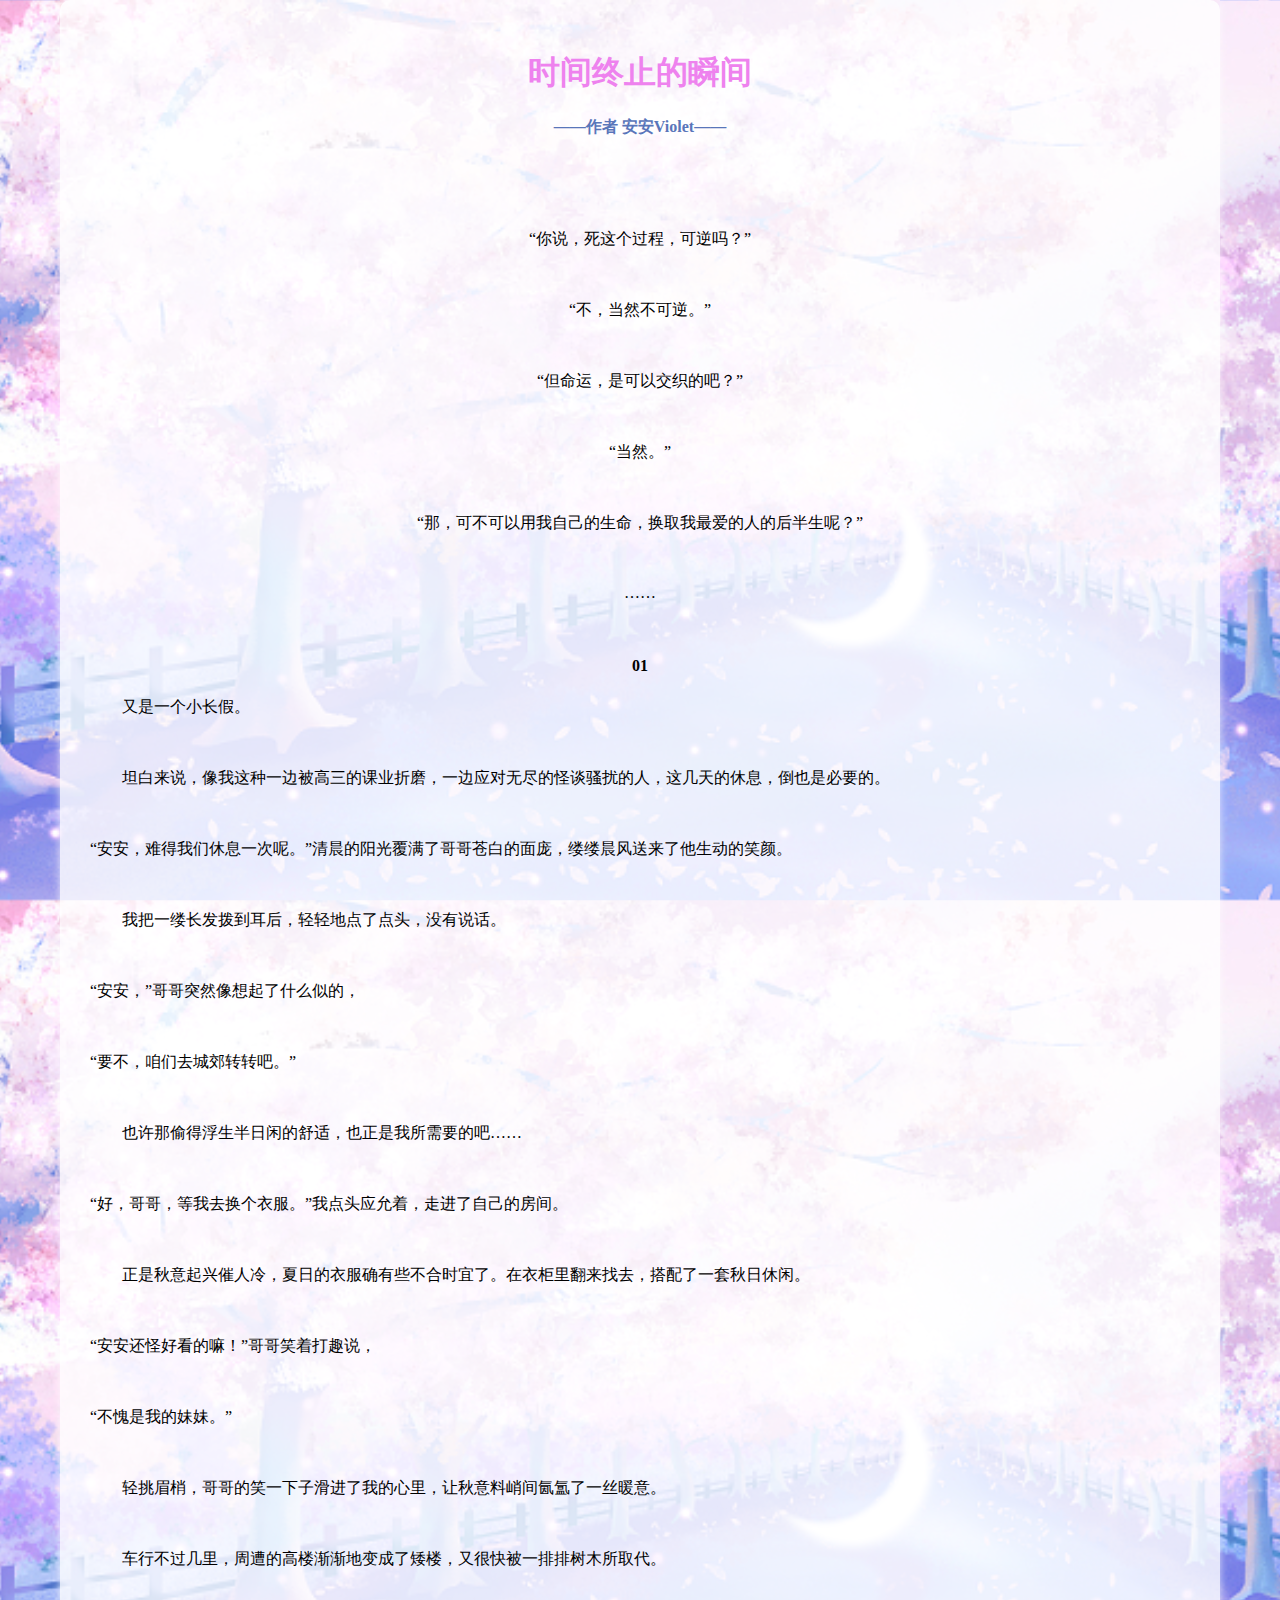
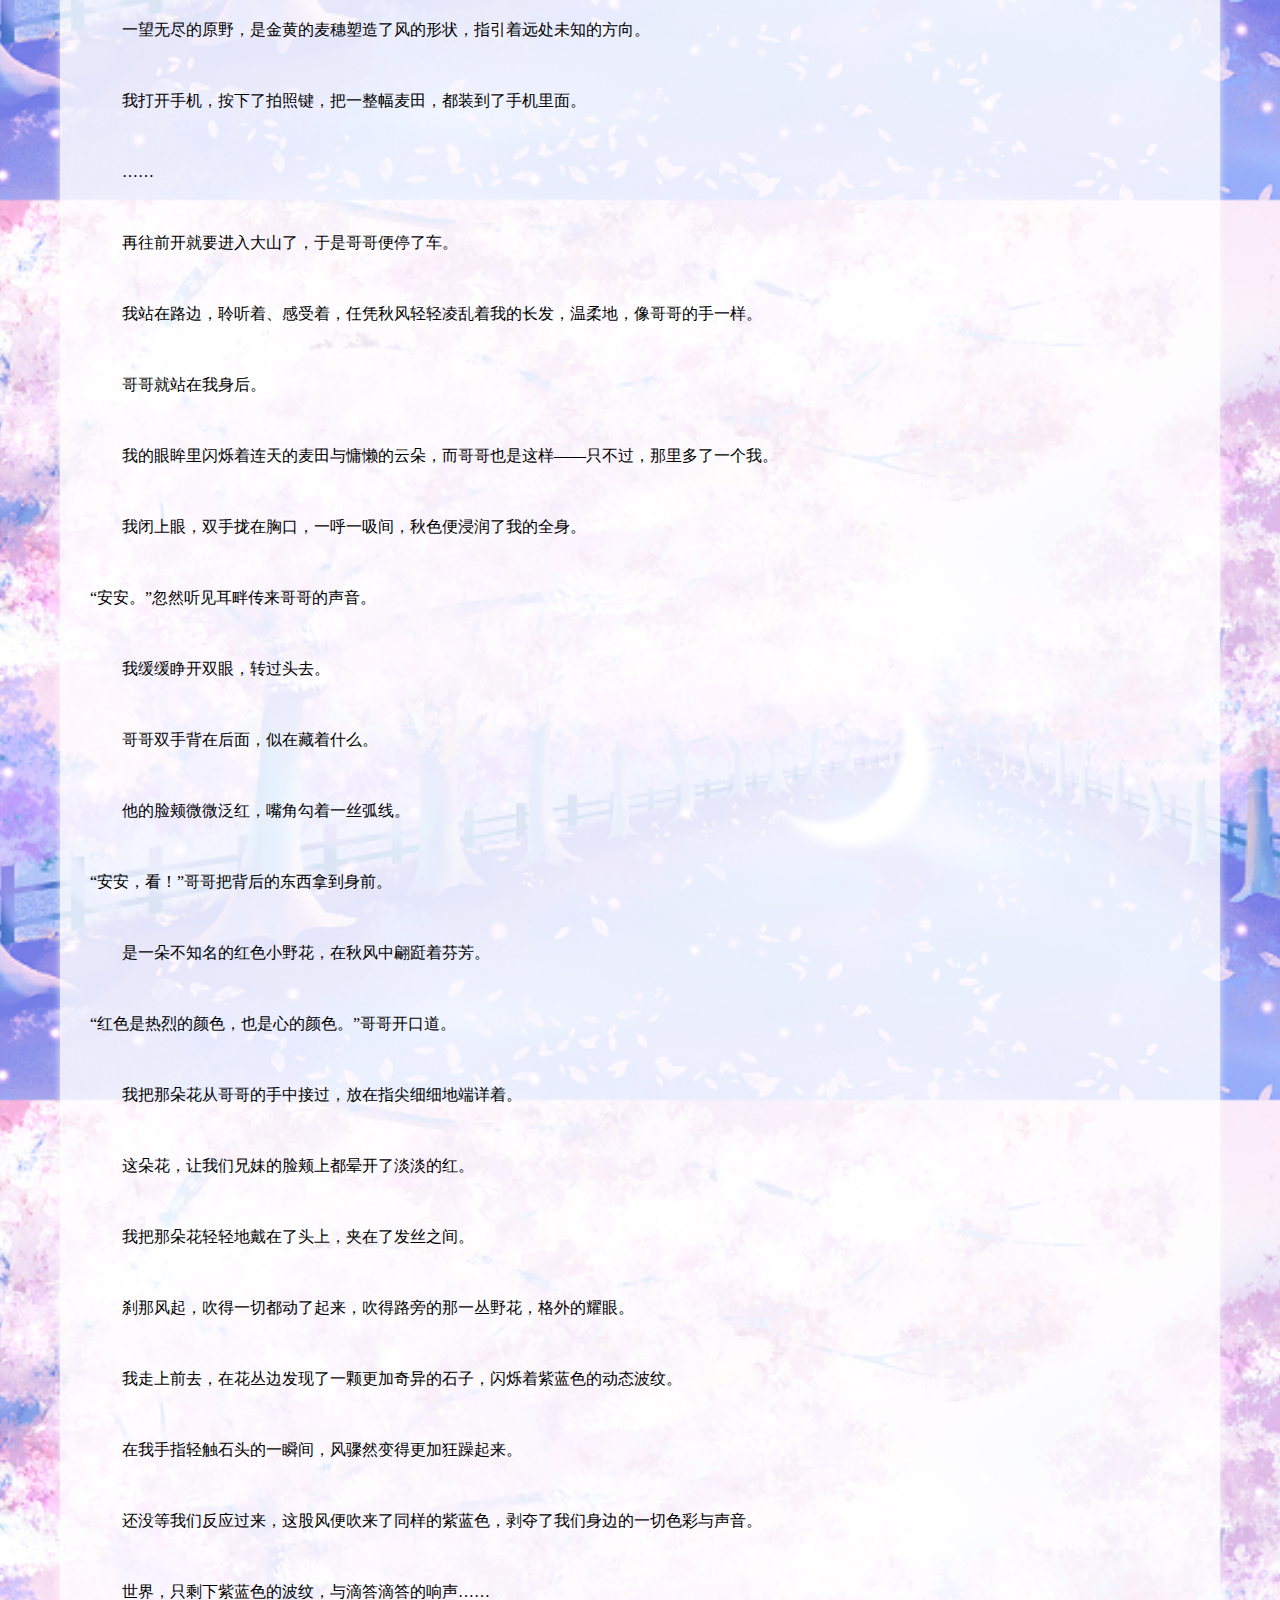
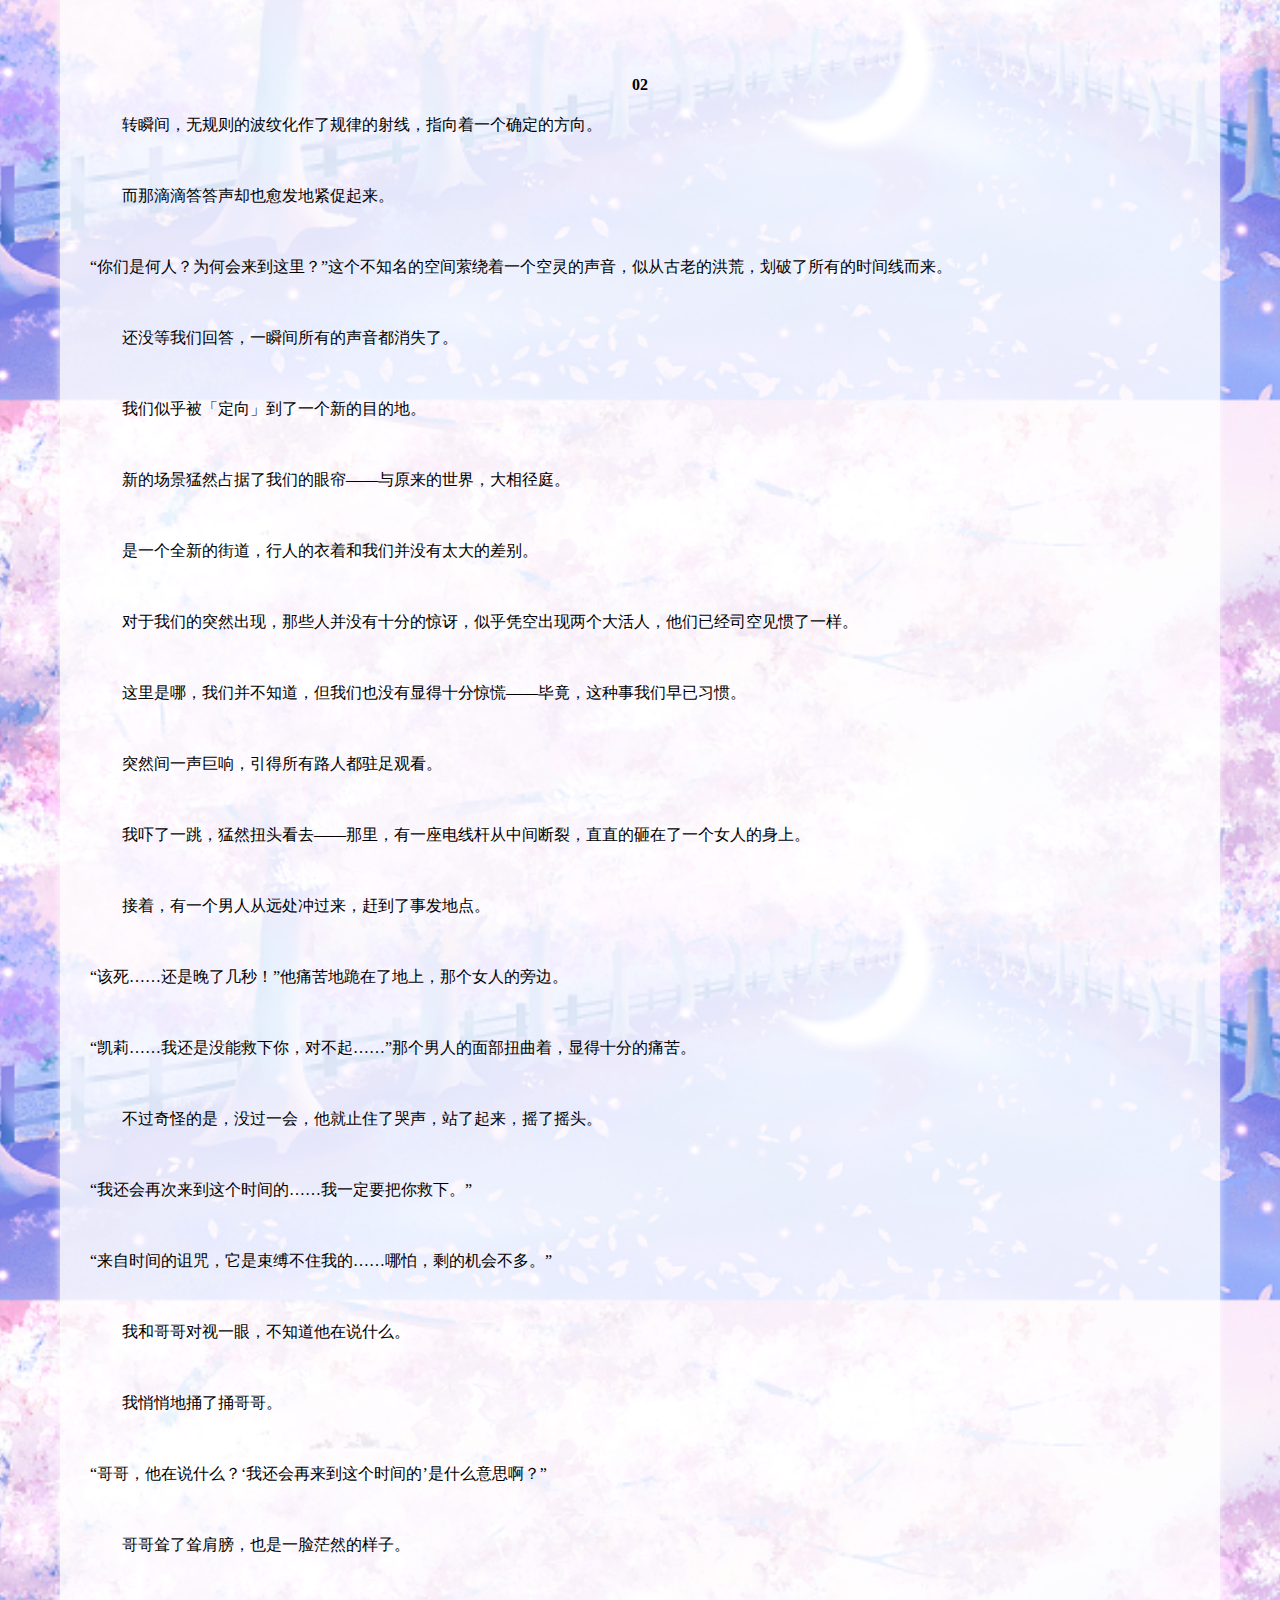
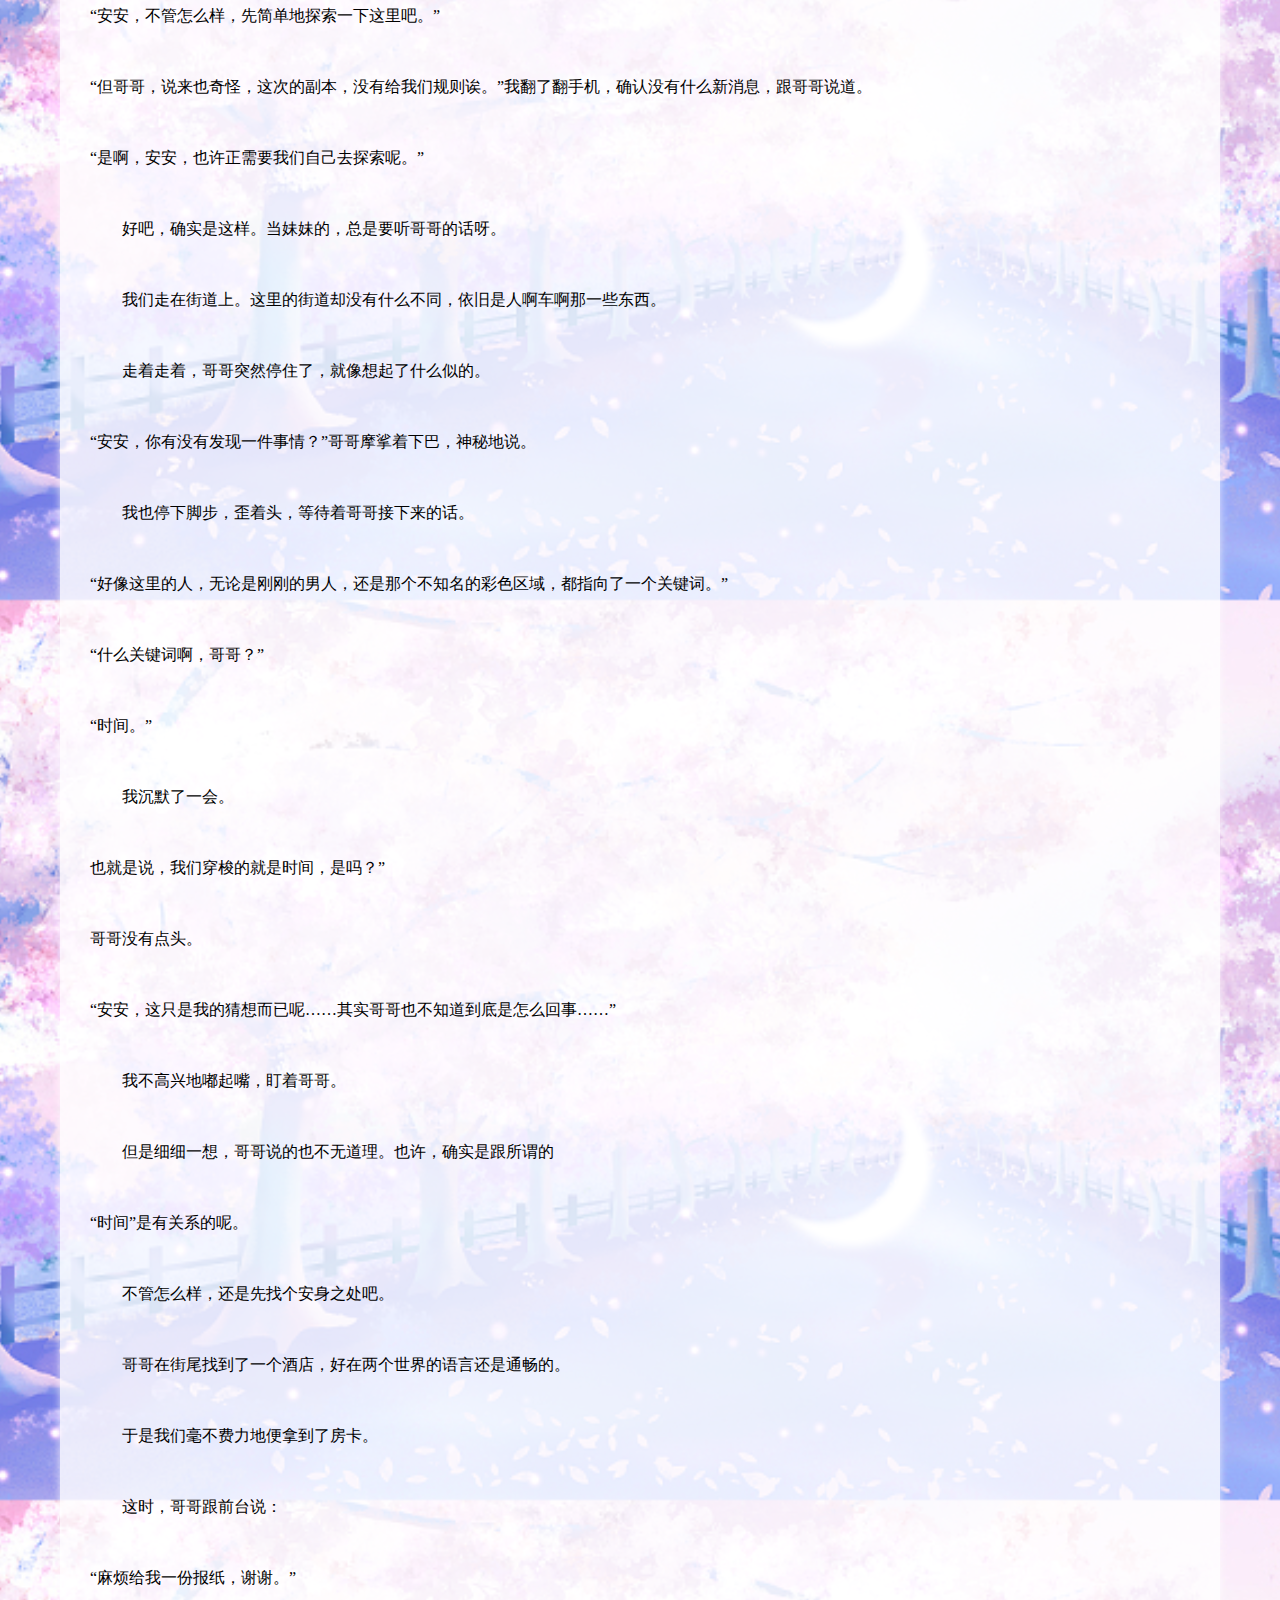
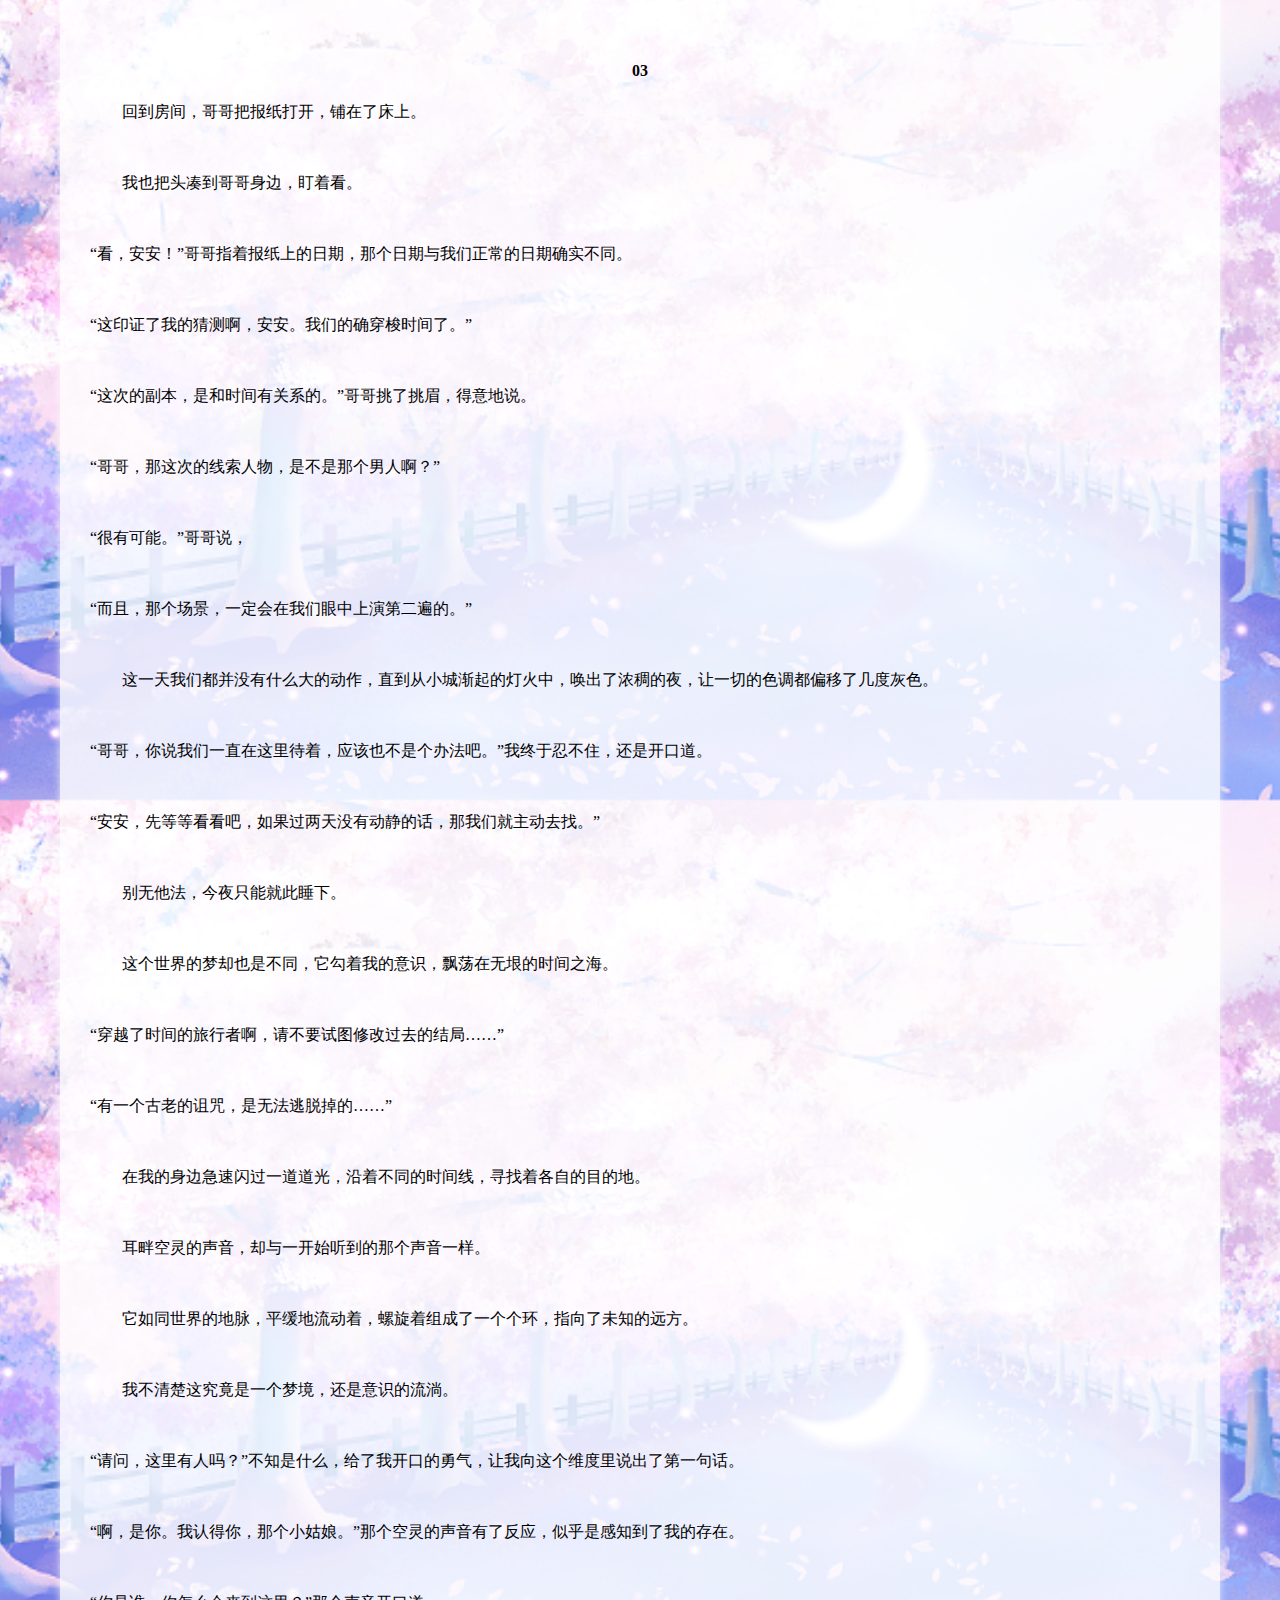
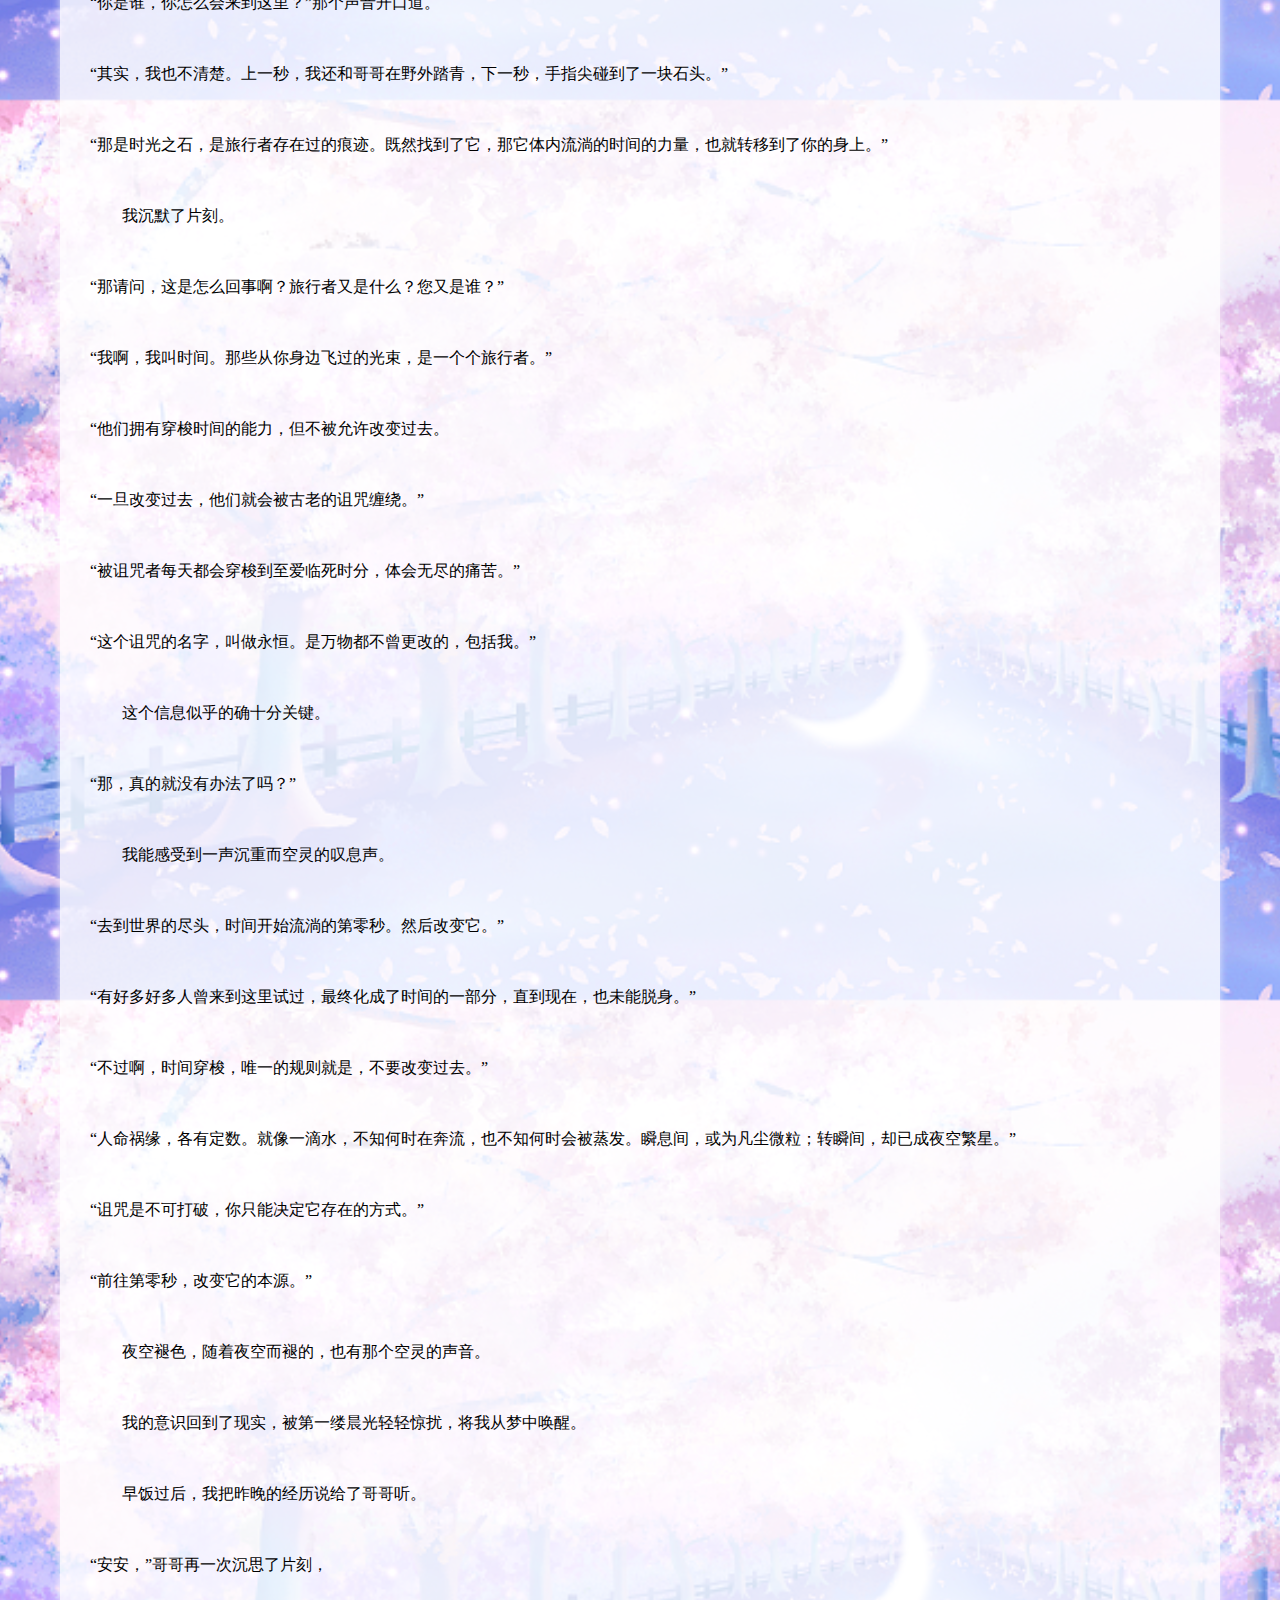
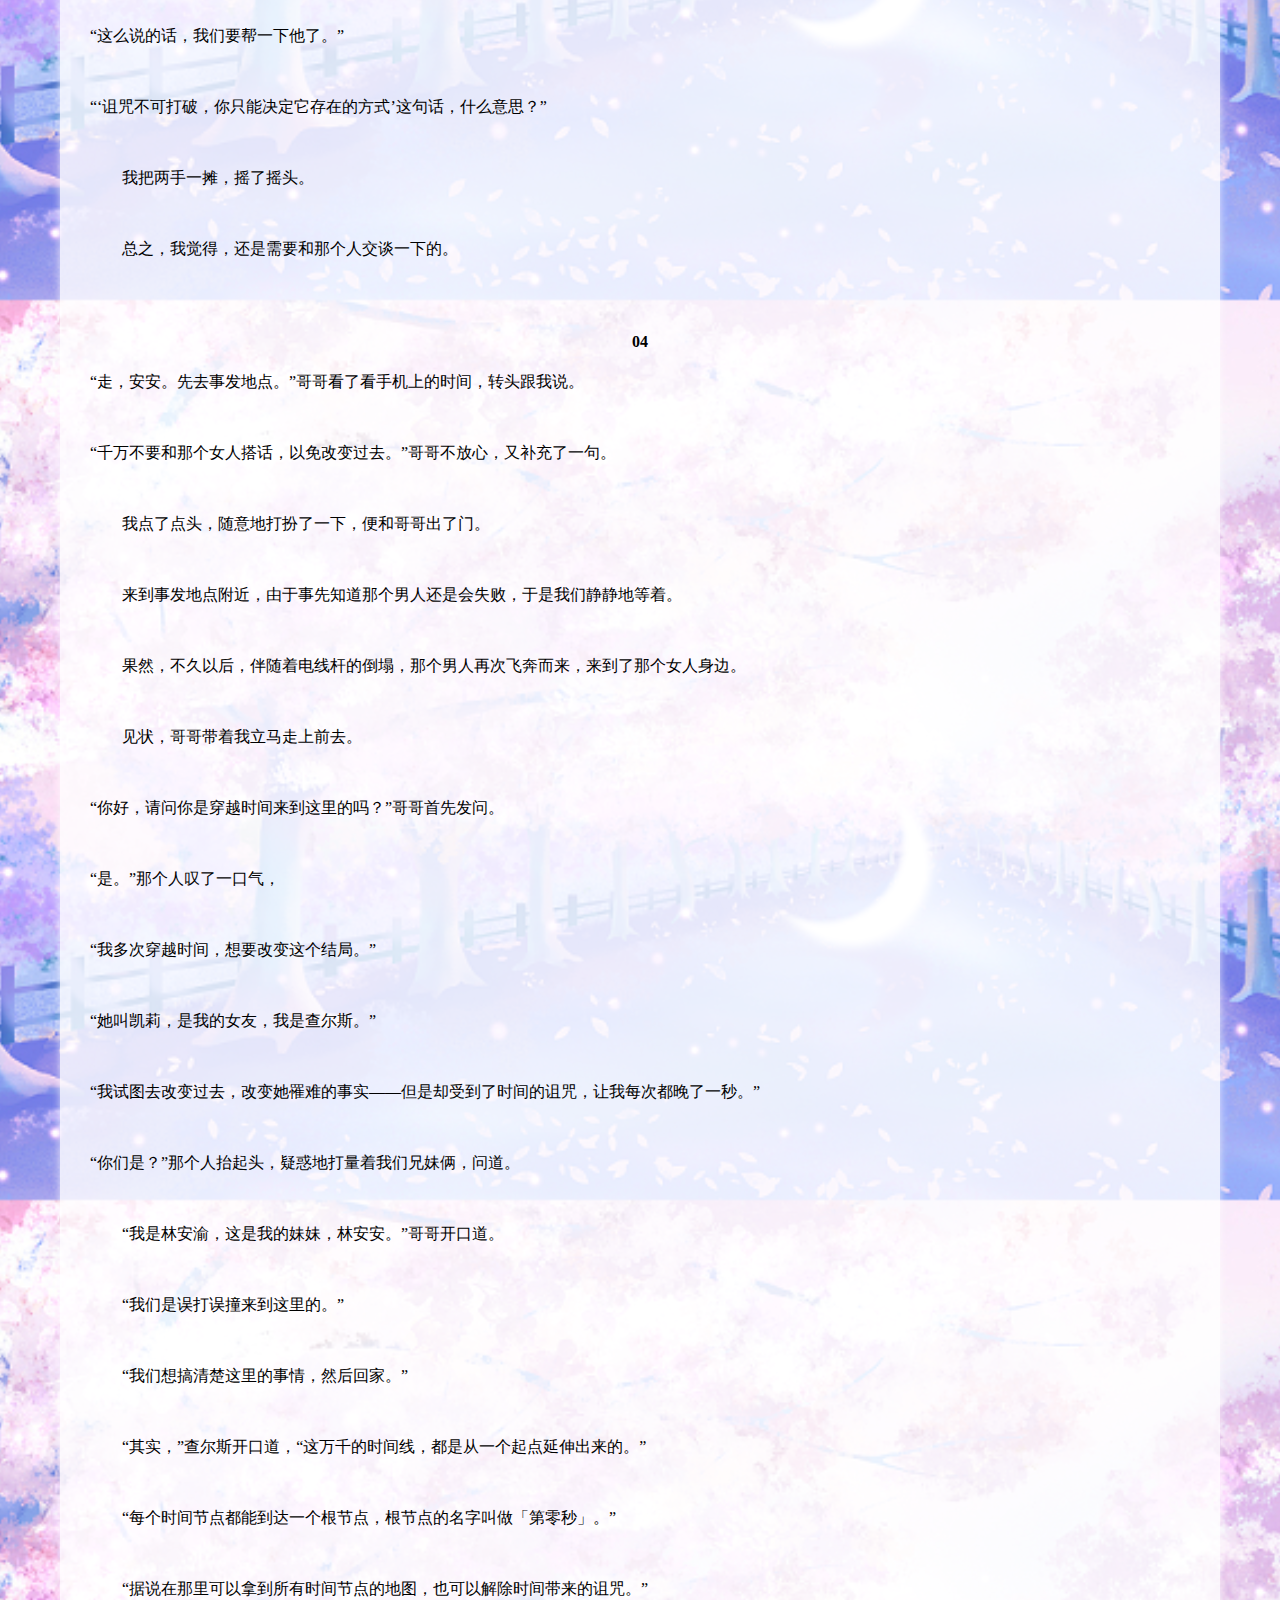
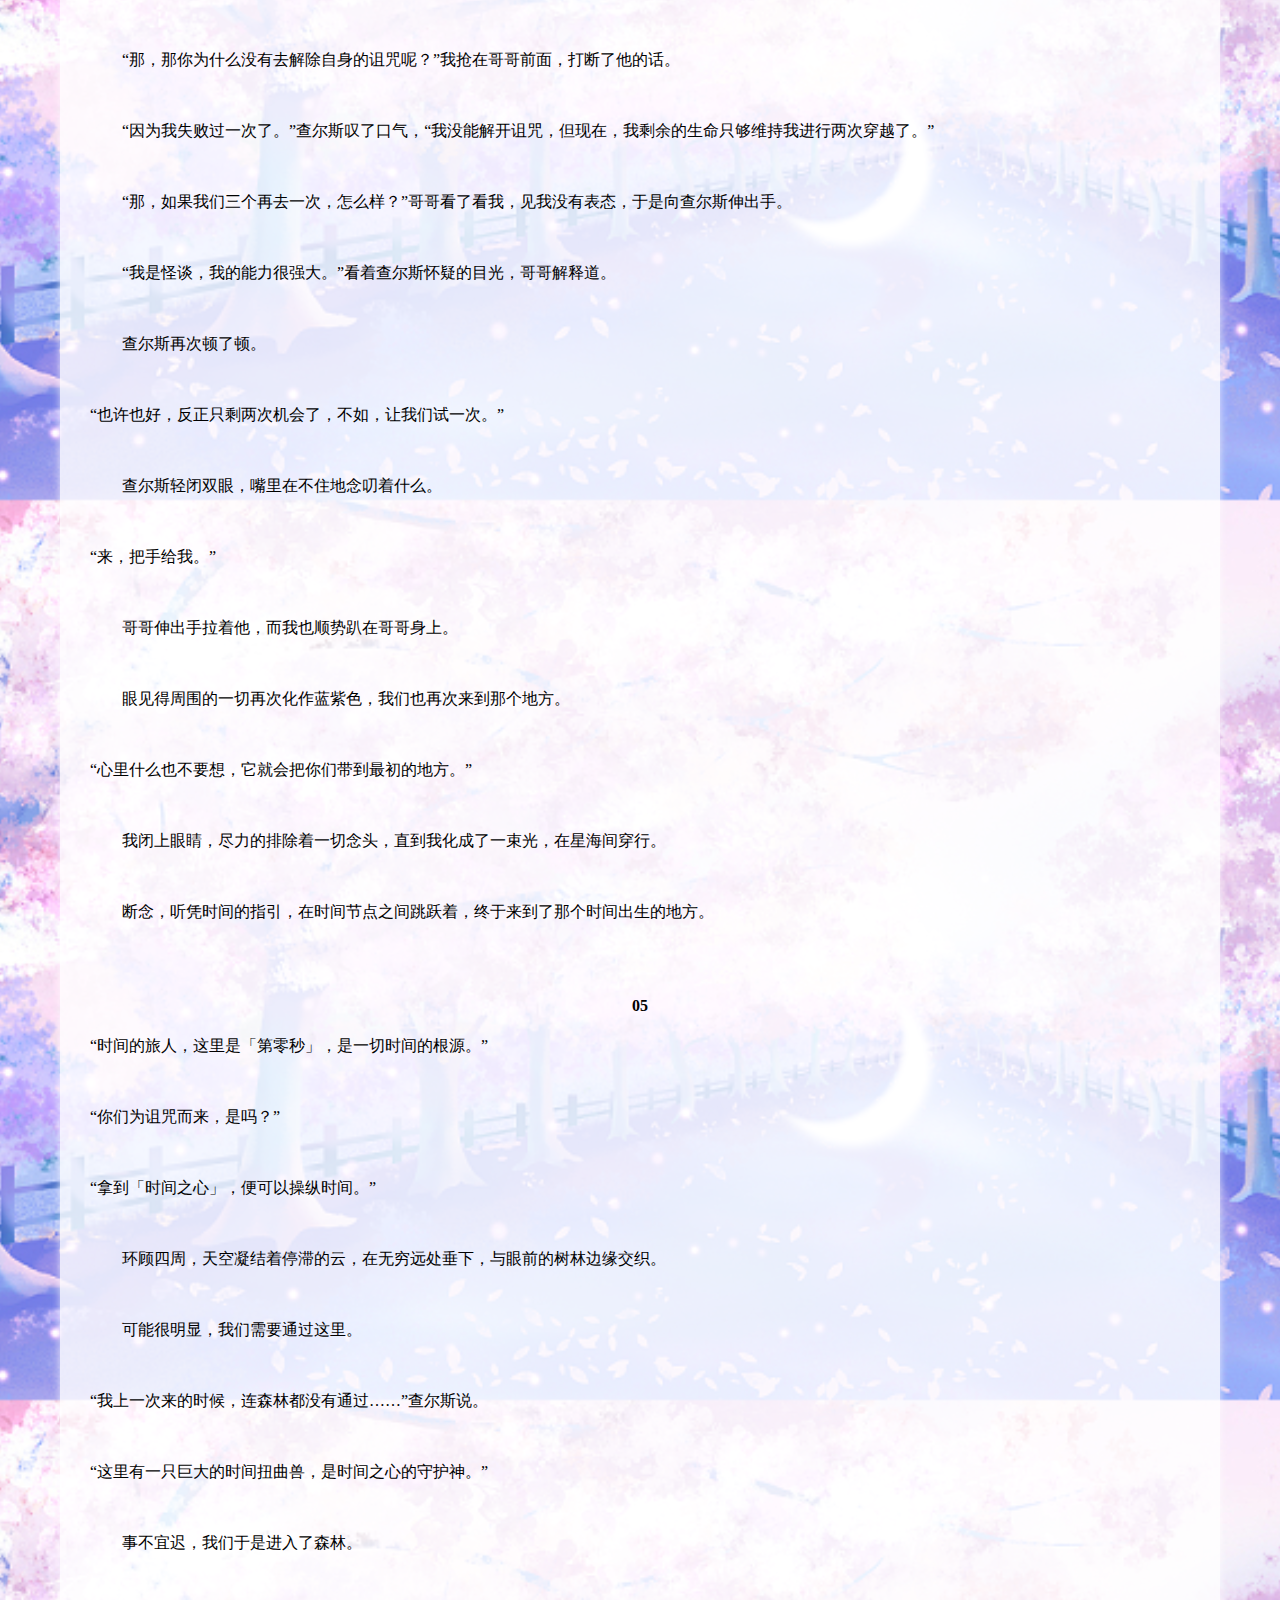
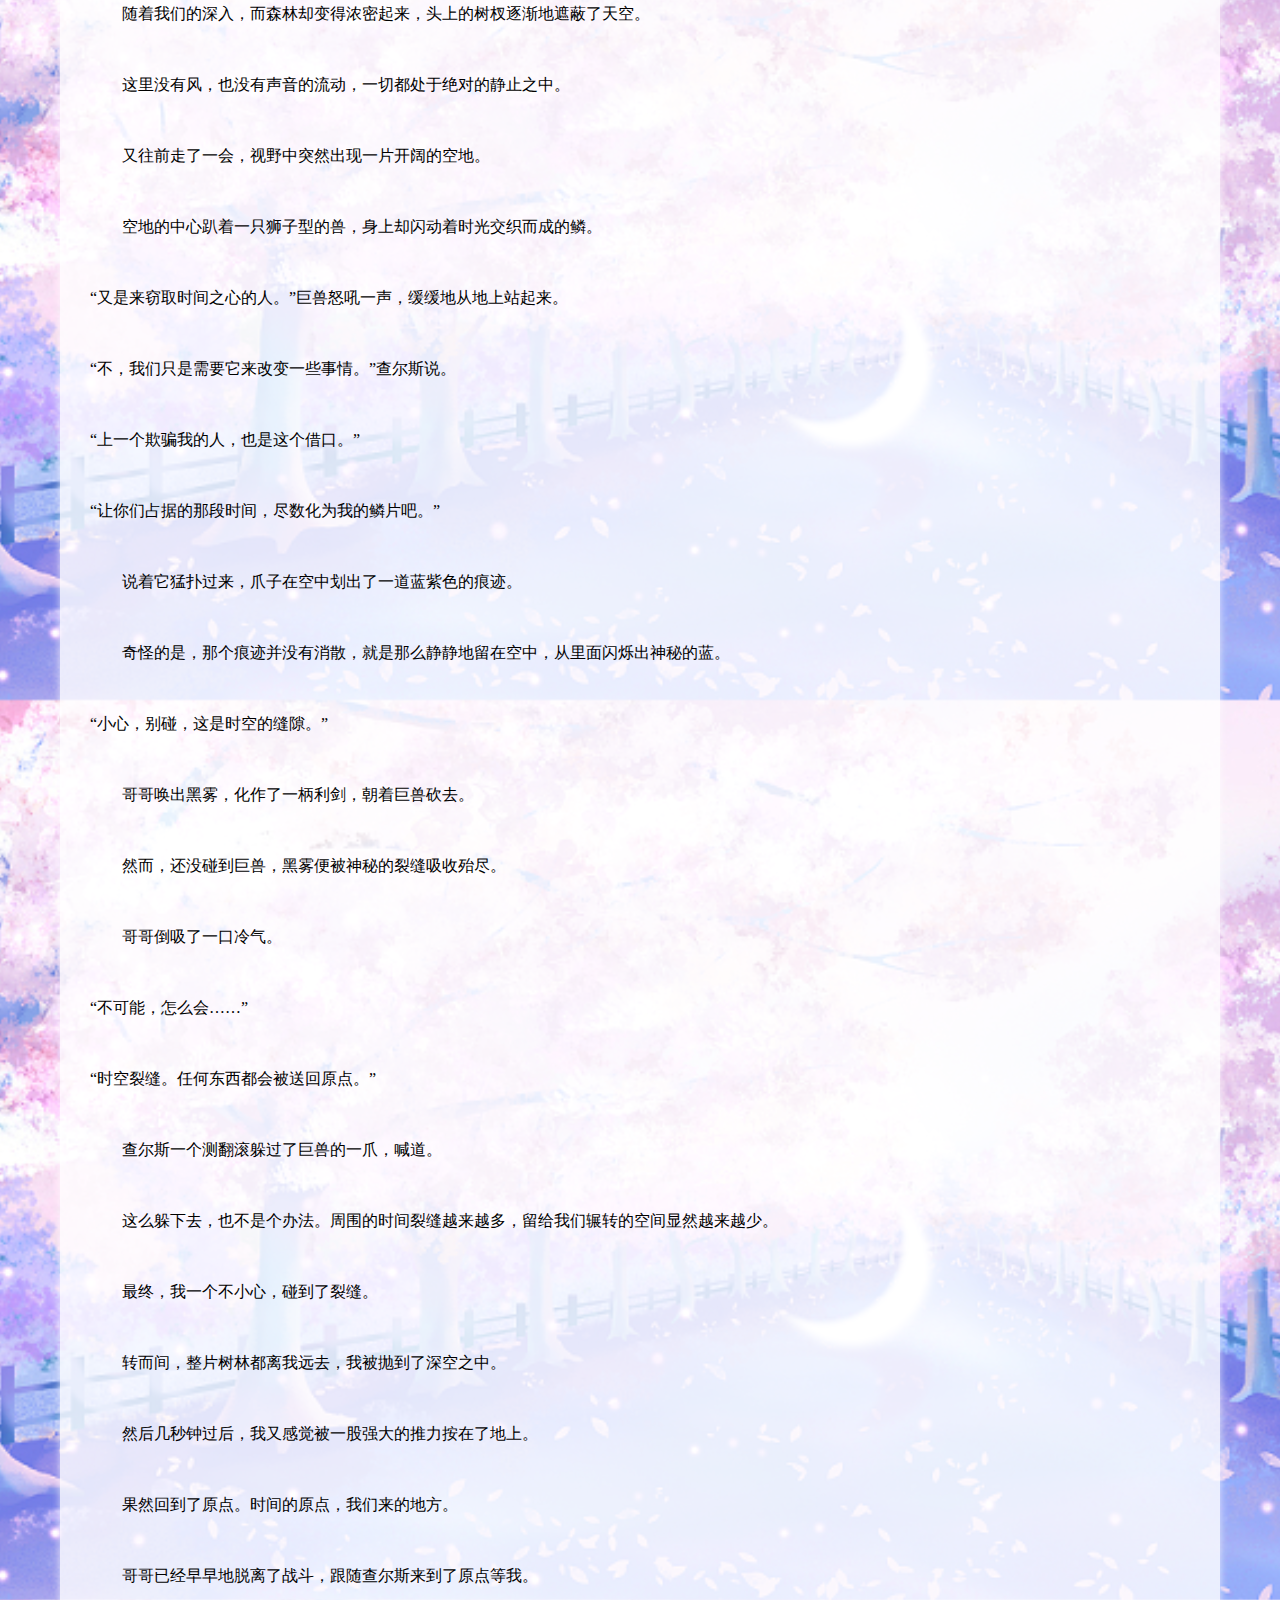
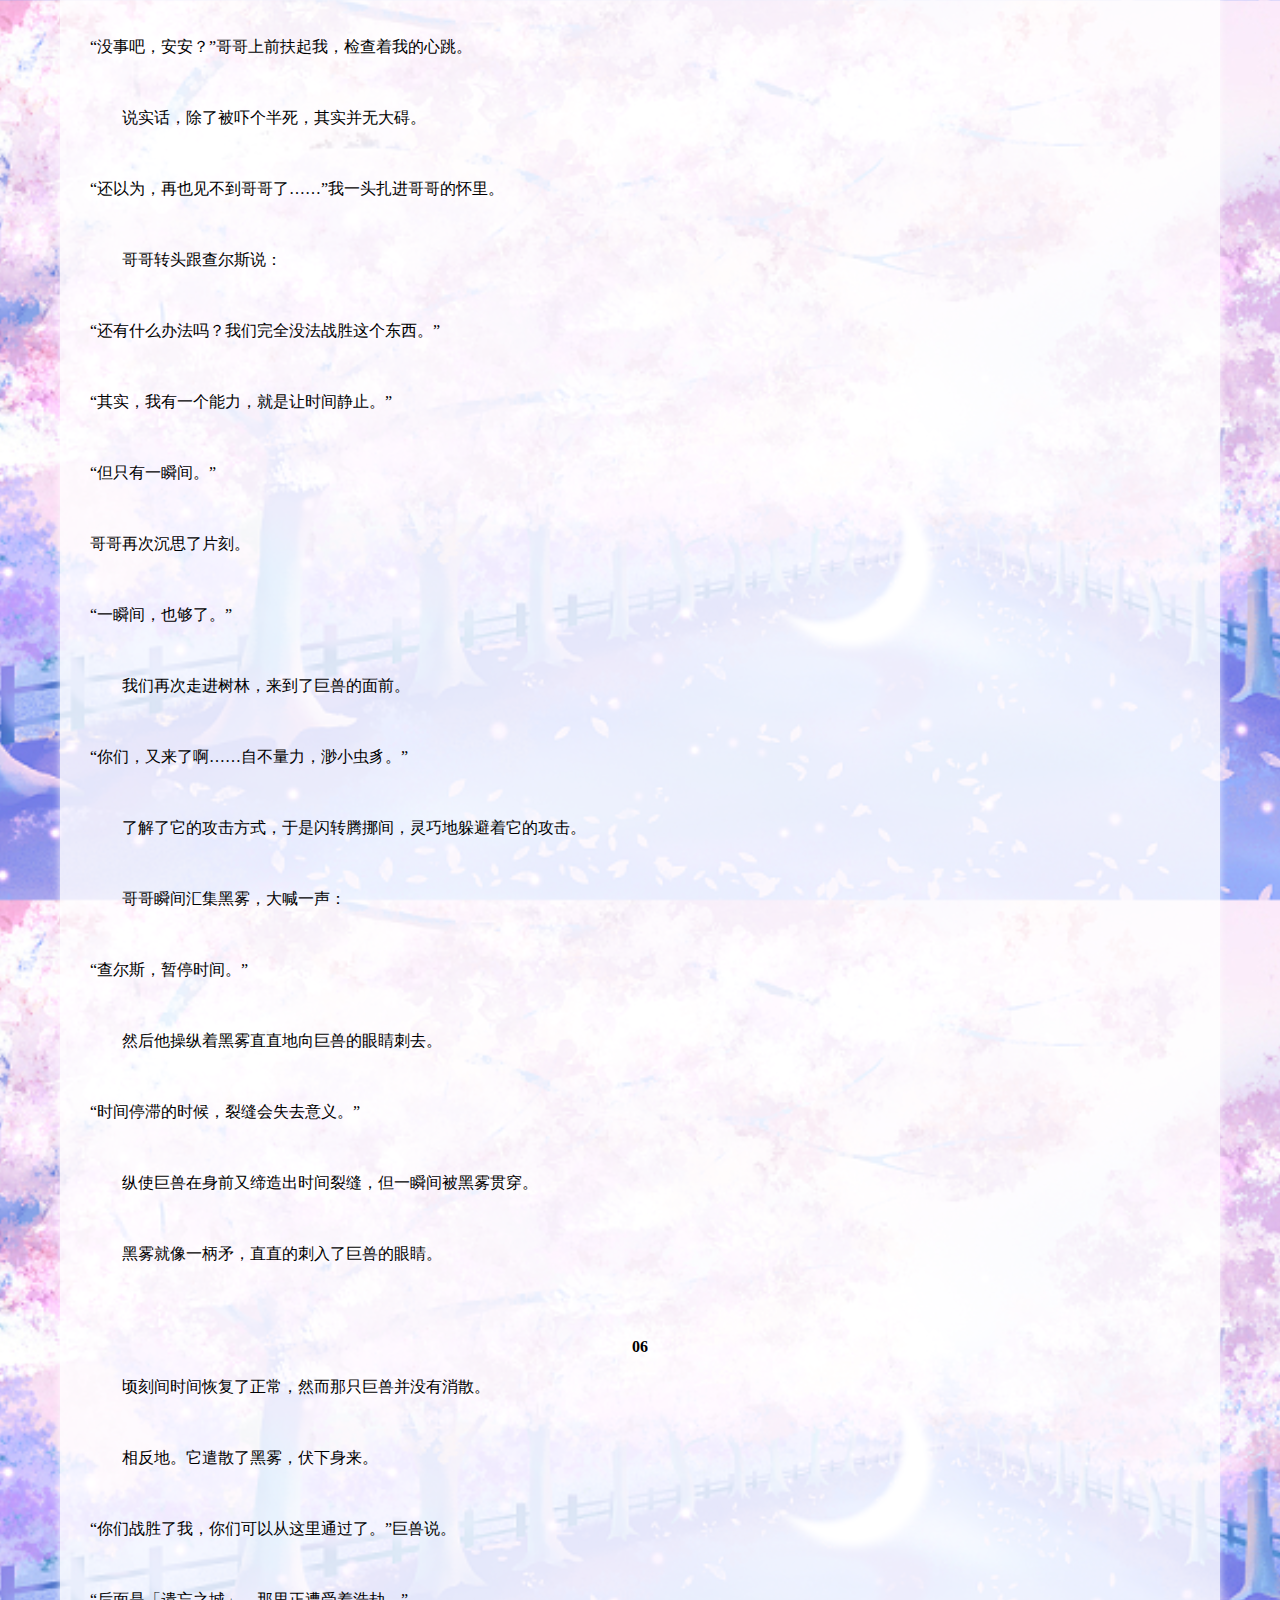
<file: novel5.html>
<!DOCTYPE html>
<html>
	<head>
		<meta charset="utf-8">
		<title>小说：时间终止的瞬间</title>
		<link rel="stylesheet" href="./novelbox.css">
	</head>
	<body>
		<div class="container">
			<div class="content">
				<h1 style="color: violet" align="center">时间终止的瞬间</h1>
				<h4 style="color: #5976ba" align="center">——作者 安安Violet——</h4>
				<br><br><br>
				<p align="center">“你说，死这个过程，可逆吗？”</p><br>
				<p align="center">“不，当然不可逆。”</p><br>
				<p align="center">“但命运，是可以交织的吧？”</p><br>
				<p align="center">“当然。”</p><br>
				<p align="center">“那，可不可以用我自己的生命，换取我最爱的人的后半生呢？”</p><br>
				<p align="center">……</p>
				<br><h4 align="center">01</h4>
				<p>　　又是一个小长假。</p><br>
				<p>　　坦白来说，像我这种一边被高三的课业折磨，一边应对无尽的怪谈骚扰的人，这几天的休息，倒也是必要的。</p><br>
				
				<p>    “安安，难得我们休息一次呢。”清晨的阳光覆满了哥哥苍白的面庞，缕缕晨风送来了他生动的笑颜。</p><br>
				<p>　　我把一缕长发拨到耳后，轻轻地点了点头，没有说话。</p><br>
				
				<p>    “安安，”哥哥突然像想起了什么似的，</p><br>
				<p>    “要不，咱们去城郊转转吧。”</p><br>
				<p>　　也许那偷得浮生半日闲的舒适，也正是我所需要的吧……</p><br>
				
				<p>    “好，哥哥，等我去换个衣服。”我点头应允着，走进了自己的房间。</p><br>
				<p>　　正是秋意起兴催人冷，夏日的衣服确有些不合时宜了。在衣柜里翻来找去，搭配了一套秋日休闲。</p><br>
				
				<p>    “安安还怪好看的嘛！”哥哥笑着打趣说，</p><br>
				<p>    “不愧是我的妹妹。”</p><br>
				<p>　　轻挑眉梢，哥哥的笑一下子滑进了我的心里，让秋意料峭间氤氲了一丝暖意。</p><br>
				<p>　　车行不过几里，周遭的高楼渐渐地变成了矮楼，又很快被一排排树木所取代。</p><br>
				<p>　　一望无尽的原野，是金黄的麦穗塑造了风的形状，指引着远处未知的方向。</p><br>
				<p>　　我打开手机，按下了拍照键，把一整幅麦田，都装到了手机里面。</p><br>
				<p>　　……</p><br>
				<p>　　再往前开就要进入大山了，于是哥哥便停了车。</p><br>
				<p>　　我站在路边，聆听着、感受着，任凭秋风轻轻凌乱着我的长发，温柔地，像哥哥的手一样。</p><br>
				<p>　　哥哥就站在我身后。</p><br>
				<p>　　我的眼眸里闪烁着连天的麦田与慵懒的云朵，而哥哥也是这样——只不过，那里多了一个我。</p><br>
				<p>　　我闭上眼，双手拢在胸口，一呼一吸间，秋色便浸润了我的全身。</p><br>
				
				<p>    “安安。”忽然听见耳畔传来哥哥的声音。</p><br>
				<p>　　我缓缓睁开双眼，转过头去。</p><br>
				<p>　　哥哥双手背在后面，似在藏着什么。</p><br>
				<p>　　他的脸颊微微泛红，嘴角勾着一丝弧线。</p><br>
				
				<p>    “安安，看！”哥哥把背后的东西拿到身前。</p><br>
				<p>　　是一朵不知名的红色小野花，在秋风中翩跹着芬芳。</p><br>
				 
				<p>    “红色是热烈的颜色，也是心的颜色。”哥哥开口道。</p><br>
				<p>　　我把那朵花从哥哥的手中接过，放在指尖细细地端详着。</p><br>
				<p>　　这朵花，让我们兄妹的脸颊上都晕开了淡淡的红。</p><br>
				<p>　　我把那朵花轻轻地戴在了头上，夹在了发丝之间。</p><br>
				<p>　　刹那风起，吹得一切都动了起来，吹得路旁的那一丛野花，格外的耀眼。</p><br>
				<p>　　我走上前去，在花丛边发现了一颗更加奇异的石子，闪烁着紫蓝色的动态波纹。</p><br>
				<p>　　在我手指轻触石头的一瞬间，风骤然变得更加狂躁起来。</p><br>
				<p>　　还没等我们反应过来，这股风便吹来了同样的紫蓝色，剥夺了我们身边的一切色彩与声音。</p><br>
				<p>　　世界，只剩下紫蓝色的波纹，与滴答滴答的响声……</p><br>
				<br><h4 align="center">02</h4>
				<p>　　转瞬间，无规则的波纹化作了规律的射线，指向着一个确定的方向。</p><br>
				<p>　　而那滴滴答答声却也愈发地紧促起来。</p><br>
				 
				<p>    “你们是何人？为何会来到这里？”这个不知名的空间萦绕着一个空灵的声音，似从古老的洪荒，划破了所有的时间线而来。</p><br>
				<p>　　还没等我们回答，一瞬间所有的声音都消失了。</p><br>
				<p>　　我们似乎被「定向」到了一个新的目的地。</p><br>
				<p>　　新的场景猛然占据了我们的眼帘——与原来的世界，大相径庭。</p><br>
				<p>　　是一个全新的街道，行人的衣着和我们并没有太大的差别。</p><br>
				<p>　　对于我们的突然出现，那些人并没有十分的惊讶，似乎凭空出现两个大活人，他们已经司空见惯了一样。</p><br>
				<p>　　这里是哪，我们并不知道，但我们也没有显得十分惊慌——毕竟，这种事我们早已习惯。</p><br>
				<p>　　突然间一声巨响，引得所有路人都驻足观看。</p><br>
				<p>　　我吓了一跳，猛然扭头看去——那里，有一座电线杆从中间断裂，直直的砸在了一个女人的身上。</p><br>
				<p>　　接着，有一个男人从远处冲过来，赶到了事发地点。</p><br>
				 
				<p>    “该死……还是晚了几秒！”他痛苦地跪在了地上，那个女人的旁边。</p><br>
				 
				<p>    “凯莉……我还是没能救下你，对不起……”那个男人的面部扭曲着，显得十分的痛苦。</p><br>
				<p>　　不过奇怪的是，没过一会，他就止住了哭声，站了起来，摇了摇头。</p><br>
				 
				<p>    “我还会再次来到这个时间的……我一定要把你救下。”</p><br>
				 
				<p>    “来自时间的诅咒，它是束缚不住我的……哪怕，剩的机会不多。”</p><br>
				<p>　　我和哥哥对视一眼，不知道他在说什么。</p><br>
				<p>　　我悄悄地捅了捅哥哥。</p><br>
				 
				<p>    “哥哥，他在说什么？‘我还会再来到这个时间的’是什么意思啊？”</p><br>
				<p>　　哥哥耸了耸肩膀，也是一脸茫然的样子。</p><br>
				 
				<p>    “安安，不管怎么样，先简单地探索一下这里吧。”</p><br>
				 
				<p>    “但哥哥，说来也奇怪，这次的副本，没有给我们规则诶。”我翻了翻手机，确认没有什么新消息，跟哥哥说道。</p><br>
				 
				<p>    “是啊，安安，也许正需要我们自己去探索呢。”</p><br>
				<p>　　好吧，确实是这样。当妹妹的，总是要听哥哥的话呀。</p><br>
				<p>　　我们走在街道上。这里的街道却没有什么不同，依旧是人啊车啊那一些东西。</p><br>
				<p>　　走着走着，哥哥突然停住了，就像想起了什么似的。</p><br>
				 
				<p>    “安安，你有没有发现一件事情？”哥哥摩挲着下巴，神秘地说。</p><br>
				<p>　　我也停下脚步，歪着头，等待着哥哥接下来的话。</p><br>
				 
				<p>    “好像这里的人，无论是刚刚的男人，还是那个不知名的彩色区域，都指向了一个关键词。”</p><br>
				 
				<p>    “什么关键词啊，哥哥？”</p><br>
				 
				<p>    “时间。”</p><br>
				<p>　　我沉默了一会。</p><br>
				 
				<p>    也就是说，我们穿梭的就是时间，是吗？”</p><br>
				<p>    哥哥没有点头。</p><br>
				 
				<p>    “安安，这只是我的猜想而已呢……其实哥哥也不知道到底是怎么回事……”</p><br>
				<p>　　我不高兴地嘟起嘴，盯着哥哥。</p><br>
				<p>　　但是细细一想，哥哥说的也不无道理。也许，确实是跟所谓的</p><br>
				<p>    “时间”是有关系的呢。</p><br>
				<p>　　不管怎么样，还是先找个安身之处吧。</p><br>
				<p>　　哥哥在街尾找到了一个酒店，好在两个世界的语言还是通畅的。</p><br>
				<p>　　于是我们毫不费力地便拿到了房卡。</p><br>
				<p>　　这时，哥哥跟前台说：</p><br>
				<p>    “麻烦给我一份报纸，谢谢。”</p><br>
				<br><h4 align="center">03</h4>
				<p>　　回到房间，哥哥把报纸打开，铺在了床上。</p><br>
				<p>　　我也把头凑到哥哥身边，盯着看。</p><br>
				 
				<p>	   “看，安安！”哥哥指着报纸上的日期，那个日期与我们正常的日期确实不同。</p><br>
				 
				<p>    “这印证了我的猜测啊，安安。我们的确穿梭时间了。”</p><br>
				 
				<p>    “这次的副本，是和时间有关系的。”哥哥挑了挑眉，得意地说。</p><br>
				 
				<p>    “哥哥，那这次的线索人物，是不是那个男人啊？”</p><br>
				 
				<p>    “很有可能。”哥哥说，</p><br>
				<p>    “而且，那个场景，一定会在我们眼中上演第二遍的。”</p><br>
				<p>　　这一天我们都并没有什么大的动作，直到从小城渐起的灯火中，唤出了浓稠的夜，让一切的色调都偏移了几度灰色。</p><br>
				 
				<p>    “哥哥，你说我们一直在这里待着，应该也不是个办法吧。”我终于忍不住，还是开口道。</p><br>
				 
				<p>    “安安，先等等看看吧，如果过两天没有动静的话，那我们就主动去找。”</p><br>
				<p>　　别无他法，今夜只能就此睡下。</p><br>
				<p>　　这个世界的梦却也是不同，它勾着我的意识，飘荡在无垠的时间之海。</p><br>
				 
				<p>    “穿越了时间的旅行者啊，请不要试图修改过去的结局……”</p><br>
				 
				<p>    “有一个古老的诅咒，是无法逃脱掉的……”</p><br>
				<p>　　在我的身边急速闪过一道道光，沿着不同的时间线，寻找着各自的目的地。</p><br>
				<p>　　耳畔空灵的声音，却与一开始听到的那个声音一样。</p><br>
				<p>　　它如同世界的地脉，平缓地流动着，螺旋着组成了一个个环，指向了未知的远方。</p><br>
				<p>　　我不清楚这究竟是一个梦境，还是意识的流淌。</p><br>
				 
				<p>    “请问，这里有人吗？”不知是什么，给了我开口的勇气，让我向这个维度里说出了第一句话。</p><br>
				 
				<p>    “啊，是你。我认得你，那个小姑娘。”那个空灵的声音有了反应，似乎是感知到了我的存在。</p><br>
				 
				<p>    “你是谁，你怎么会来到这里？”那个声音开口道。</p><br>
				 
				<p>    “其实，我也不清楚。上一秒，我还和哥哥在野外踏青，下一秒，手指尖碰到了一块石头。”</p><br>
				 
				<p>    “那是时光之石，是旅行者存在过的痕迹。既然找到了它，那它体内流淌的时间的力量，也就转移到了你的身上。”</p><br>
				<p>　　我沉默了片刻。</p><br>
				 
				<p>    “那请问，这是怎么回事啊？旅行者又是什么？您又是谁？”</p><br>
				 
				<p>    “我啊，我叫时间。那些从你身边飞过的光束，是一个个旅行者。”</p><br>
				 
				<p>    “他们拥有穿梭时间的能力，但不被允许改变过去。</p><br>
				 
				<p>    “一旦改变过去，他们就会被古老的诅咒缠绕。”</p><br>
				 
				<p>    “被诅咒者每天都会穿梭到至爱临死时分，体会无尽的痛苦。”</p><br>
				 
				<p>    “这个诅咒的名字，叫做永恒。是万物都不曾更改的，包括我。”</p><br>
				<p>　　这个信息似乎的确十分关键。</p><br>
				 
				<p>    “那，真的就没有办法了吗？”</p><br>
				<p>　　我能感受到一声沉重而空灵的叹息声。</p><br>
				 
				<p>    “去到世界的尽头，时间开始流淌的第零秒。然后改变它。”</p><br>
				 
				<p>    “有好多好多人曾来到这里试过，最终化成了时间的一部分，直到现在，也未能脱身。”</p><br>
				 
				<p>    “不过啊，时间穿梭，唯一的规则就是，不要改变过去。”</p><br>
				 
				<p>    “人命祸缘，各有定数。就像一滴水，不知何时在奔流，也不知何时会被蒸发。瞬息间，或为凡尘微粒；转瞬间，却已成夜空繁星。”</p><br>
				 
				<p>   “诅咒是不可打破，你只能决定它存在的方式。”</p><br>
				 
				<p>    “前往第零秒，改变它的本源。”</p><br>
				<p>　　夜空褪色，随着夜空而褪的，也有那个空灵的声音。</p><br>
				<p>　　我的意识回到了现实，被第一缕晨光轻轻惊扰，将我从梦中唤醒。</p><br>
				<p>　　早饭过后，我把昨晚的经历说给了哥哥听。</p><br>
				 
				<p>    “安安，”哥哥再一次沉思了片刻，</p><br>
				<p>    “这么说的话，我们要帮一下他了。”</p><br>
				 
				<p>    “‘诅咒不可打破，你只能决定它存在的方式’这句话，什么意思？”</p><br>
				<p>　　我把两手一摊，摇了摇头。</p><br>
				<p>　　总之，我觉得，还是需要和那个人交谈一下的。</p><br>
				 <br><h4 align="center">04</h4>
				<p>    “走，安安。先去事发地点。”哥哥看了看手机上的时间，转头跟我说。</p><br>
				 
				<p>    “千万不要和那个女人搭话，以免改变过去。”哥哥不放心，又补充了一句。</p><br>
				<p>　　我点了点头，随意地打扮了一下，便和哥哥出了门。</p><br>
				<p>　　来到事发地点附近，由于事先知道那个男人还是会失败，于是我们静静地等着。</p><br>
				<p>　　果然，不久以后，伴随着电线杆的倒塌，那个男人再次飞奔而来，来到了那个女人身边。</p><br>
				<p>　　见状，哥哥带着我立马走上前去。</p><br>
				 
				<p>    “你好，请问你是穿越时间来到这里的吗？”哥哥首先发问。</p><br>
				 
				<p>    “是。”那个人叹了一口气，</p><br>
				<p>    “我多次穿越时间，想要改变这个结局。”</p><br>
				 
				<p>    “她叫凯莉，是我的女友，我是查尔斯。”</p><br>
				 
				<p>    “我试图去改变过去，改变她罹难的事实——但是却受到了时间的诅咒，让我每次都晚了一秒。”</p><br>
				 
				<p>    “你们是？”那个人抬起头，疑惑地打量着我们兄妹俩，问道。</p><br>
				<p>　　“我是林安渝，这是我的妹妹，林安安。”哥哥开口道。</p><br>
				<p>　　“我们是误打误撞来到这里的。”</p><br>
				<p>　　“我们想搞清楚这里的事情，然后回家。”</p><br>
				<p>　　“其实，”查尔斯开口道，“这万千的时间线，都是从一个起点延伸出来的。”</p><br>
				<p>　　“每个时间节点都能到达一个根节点，根节点的名字叫做「第零秒」。”</p><br>
				<p>　　“据说在那里可以拿到所有时间节点的地图，也可以解除时间带来的诅咒。”</p><br>
				<p>　　“那，那你为什么没有去解除自身的诅咒呢？”我抢在哥哥前面，打断了他的话。</p><br>
				<p>　　“因为我失败过一次了。”查尔斯叹了口气，“我没能解开诅咒，但现在，我剩余的生命只够维持我进行两次穿越了。”</p><br>
				<p>　　“那，如果我们三个再去一次，怎么样？”哥哥看了看我，见我没有表态，于是向查尔斯伸出手。</p><br>
				<p>　　“我是怪谈，我的能力很强大。”看着查尔斯怀疑的目光，哥哥解释道。</p><br>
				<p>　　查尔斯再次顿了顿。</p><br>
				 
				<p>    “也许也好，反正只剩两次机会了，不如，让我们试一次。”</p><br>
				<p>　　查尔斯轻闭双眼，嘴里在不住地念叨着什么。</p><br>
				 
				<p>    “来，把手给我。”</p><br>
				<p>　　哥哥伸出手拉着他，而我也顺势趴在哥哥身上。</p><br>
				<p>　　眼见得周围的一切再次化作蓝紫色，我们也再次来到那个地方。</p><br>
				 
				<p>   “心里什么也不要想，它就会把你们带到最初的地方。”</p><br>
				<p>　　我闭上眼睛，尽力的排除着一切念头，直到我化成了一束光，在星海间穿行。</p><br>
				<p>　　断念，听凭时间的指引，在时间节点之间跳跃着，终于来到了那个时间出生的地方。</p><br>
				 <br><h4 align="center">05</h4>
				<p>    “时间的旅人，这里是「第零秒」，是一切时间的根源。”</p><br>
				
				 
				<p>    “你们为诅咒而来，是吗？”</p><br>
				 
				<p>    “拿到「时间之心」，便可以操纵时间。”</p><br>
				<p>　　环顾四周，天空凝结着停滞的云，在无穷远处垂下，与眼前的树林边缘交织。</p><br>
				<p>　　可能很明显，我们需要通过这里。</p><br>
				 
				<p>    “我上一次来的时候，连森林都没有通过……”查尔斯说。</p><br>
				 
				<p>    “这里有一只巨大的时间扭曲兽，是时间之心的守护神。”</p><br>
				<p>　　事不宜迟，我们于是进入了森林。</p><br>
				<p>　　随着我们的深入，而森林却变得浓密起来，头上的树杈逐渐地遮蔽了天空。</p><br>
				<p>　　这里没有风，也没有声音的流动，一切都处于绝对的静止之中。</p><br>
				<p>　　又往前走了一会，视野中突然出现一片开阔的空地。</p><br>
				<p>　　空地的中心趴着一只狮子型的兽，身上却闪动着时光交织而成的鳞。</p><br>
				 
				<p>    “又是来窃取时间之心的人。”巨兽怒吼一声，缓缓地从地上站起来。</p><br>
				 
				<p>    “不，我们只是需要它来改变一些事情。”查尔斯说。</p><br>
				 
				<p>    “上一个欺骗我的人，也是这个借口。”</p><br>
				 
				<p>    “让你们占据的那段时间，尽数化为我的鳞片吧。”</p><br>
				<p>　　说着它猛扑过来，爪子在空中划出了一道蓝紫色的痕迹。</p><br>
				<p>　　奇怪的是，那个痕迹并没有消散，就是那么静静地留在空中，从里面闪烁出神秘的蓝。</p><br>
				 
				<p>    “小心，别碰，这是时空的缝隙。”</p><br>
				<p>　　哥哥唤出黑雾，化作了一柄利剑，朝着巨兽砍去。</p><br>
				<p>　　然而，还没碰到巨兽，黑雾便被神秘的裂缝吸收殆尽。</p><br>
				<p>　　哥哥倒吸了一口冷气。</p><br>
				 
				<p>    “不可能，怎么会……”</p><br>
				 
				<p>    “时空裂缝。任何东西都会被送回原点。”</p><br>
				<p>　　查尔斯一个测翻滚躲过了巨兽的一爪，喊道。</p><br>
				<p>　　这么躲下去，也不是个办法。周围的时间裂缝越来越多，留给我们辗转的空间显然越来越少。</p><br>
				<p>　　最终，我一个不小心，碰到了裂缝。</p><br>
				<p>　　转而间，整片树林都离我远去，我被抛到了深空之中。</p><br>
				<p>　　然后几秒钟过后，我又感觉被一股强大的推力按在了地上。</p><br>
				<p>　　果然回到了原点。时间的原点，我们来的地方。</p><br>
				<p>　　哥哥已经早早地脱离了战斗，跟随查尔斯来到了原点等我。</p><br>
				 
				<p>    “没事吧，安安？”哥哥上前扶起我，检查着我的心跳。</p><br>
				<p>　　说实话，除了被吓个半死，其实并无大碍。</p><br>
				 
				<p>    “还以为，再也见不到哥哥了……”我一头扎进哥哥的怀里。</p><br>
				<p>　　哥哥转头跟查尔斯说：</p><br>
				<p>    “还有什么办法吗？我们完全没法战胜这个东西。”</p><br>
				 
				<p>    “其实，我有一个能力，就是让时间静止。”</p><br>
				 
				<p>    “但只有一瞬间。”</p><br>
				 
				<p>    哥哥再次沉思了片刻。</p><br>
				 
				<p>    “一瞬间，也够了。”</p><br>
				<p>　　我们再次走进树林，来到了巨兽的面前。</p><br>
				 
				<p>    “你们，又来了啊……自不量力，渺小虫豸。”</p><br>
				<p>　　了解了它的攻击方式，于是闪转腾挪间，灵巧地躲避着它的攻击。</p><br>
				<p>　　哥哥瞬间汇集黑雾，大喊一声：</p><br>
				<p>    “查尔斯，暂停时间。”</p><br>
				<p>　　然后他操纵着黑雾直直地向巨兽的眼睛刺去。</p><br>
				 
				<p>    “时间停滞的时候，裂缝会失去意义。”</p><br>
				<p>　　纵使巨兽在身前又缔造出时间裂缝，但一瞬间被黑雾贯穿。</p><br>
				<p>　　黑雾就像一柄矛，直直的刺入了巨兽的眼睛。</p><br>
				<br><h4 align="center">06</h4>
				<p>　　顷刻间时间恢复了正常，然而那只巨兽并没有消散。</p><br>
				<p>　　相反地。它遣散了黑雾，伏下身来。</p><br>
				 
				<p>    “你们战胜了我，你们可以从这里通过了。”巨兽说。</p><br>
				 
				<p>    “后面是「遗忘之城」，那里正遭受着浩劫。”</p><br>
				 
				<p>    “我在你最后的一击里面看到了决绝。请协助我，铲除他们。”</p><br>
				<p>　　说完，那个巨兽轻闭二目。</p><br>
				<p>　　树林的尽头延伸出一条小路，直直地流淌到了我们脚边。</p><br>
				<p>　　我们顺着那条小路出去，眼前的却是一座古老的废墟，建筑物开裂的缺口间隐隐透出镌刻于其上的，时间刚刚开始跃动的一抹规则。</p><br>
				<p>　　这里就是「遗忘之城」。</p><br>
				<p>　　“这个地方，你熟悉吗？”哥哥说。</p><br>
				<p>　　查尔斯摇了摇头，“我没来过这个地方，你知道的，我之前甚至没有通过那片森林。”</p><br>
				<p>　　无论如何，我们应该在城市的边缘探索一下。</p><br>
				<p>　　城里的建筑古老却不破旧，苍凉而不荒凉，但也隐隐透出一种未名科技的气息。</p><br>
				<p>　　依旧与「时间」有关吗……？</p><br>
				<p>　　城市中心的方向，传来了一阵阵若隐若现的喧闹声。</p><br>
				<p>　　像突然感觉到了什么似的，我猛然回头看去，只见一个黑影晃动，迅速地躲到了墙后。</p><br>
				 
				<p>    “哥哥，有人。”我扯了扯哥哥的袖子，说道。</p><br>
				<p>　　我的这一句话让他瞬间警觉起来。</p><br>
				<p>　　毕竟在这种境遇下，我们在明处，而他们在暗处。</p><br>
				 
				<p>    “安安，别怕，我们先继续往前走。”</p><br>
				<p>　　哥哥拉着我的那只手，明显握得更紧了。</p><br>
				<p>　　也许装不知道，确实是一个观察对方动向的好机会。</p><br>
				<p>　　我们继续往前走，越靠近城市中心，建筑物就越高大。</p><br>
				 
				<p>    “停，安安。”哥哥忽然示意我停下，</p><br>
				<p>    “这里距离市中心足够近了。”</p><br>
				<p>　　他接着说。</p><br>
				 
				<p>    “既然他们已经发现我们了，那就不能贸然进入市中心，而是安静下来，等他们主动来找我们。”</p><br>
				<p>　　我点了点头，跟着哥哥找了一个相对宽敞而隐蔽的地方安顿下来。</p><br>
				<p>　　「遗忘之城」。这里，时间都忘记了流动。</p><br>
				<p>　　第零秒被定义为白昼的开始，那这里就被遗忘在了白昼的深处。</p><br>
				<p>　　这里是没有夜的。</p><br>
				<p>　　查尔斯看了看我们，欲言又止，但最后还是缓缓开口。</p><br>
				 
				<p>    “你们是怎么来到这里的？我是指，怎么找到时间的入口的？”</p><br>
				 
				<p>    “我不小心摸到了一块石头，然后就……”我的脸颊微微泛红，有些不好意思地说。</p><br>
				 
				<p>    “石头？是那种蓝紫色的花纹，并且于其上不断流淌的那种石头吗？”</p><br>
				<p>　　我点了点头。</p><br>
				 
				<p>    “原来是「时光之石」。”他略微思索着。</p><br>
				 
				<p>    “还有一点我不太清楚。”哥哥忽然插了一句话。</p><br>
				<p>　　哥哥看了我一眼，搂了搂我的肩膀。</p><br>
				 
				<p>    “我也曾经死掉过，为什么我没有受到诅咒，而是变成了怪谈呢？”</p><br>
				<p>　　查尔斯叹了一口气。</p><br>
				 
				<p>    “时间是不可逆的过程，但在那时，应该是你主动「选择」成为怪谈的。”</p><br>
				 
				<p>    “而我们并没有选择这一条路，所以为了让她活下去，我试图改变过去。”</p><br>
				 
				<p>    “然后就身中诅咒了。”</p><br>
				<p>　　他顿了顿，声音开始微微哽咽起来，</p><br>
				<p>    “我们在应该做出选择的时候，错失了这次机会。”</p><br>
				 
				<p>    “这一错，就是永恒……”</p><br>
				<p>　　接着又是一阵沉默，谁都不肯接过沉重的话题。</p><br>
				 
				<p>    ……</p><br>
				 <br><h4 align="center">07</h4>
				<p>    “小心！”哥哥察觉到了什么，下意识地把我扑倒在地。</p><br>
				<p>　　哥哥右手一挥，一阵黑雾化作利剑，朝着一个方向发射出去。</p><br>
				<p>　　与此同时，一声剧烈的爆炸声传来。由于被扑倒在地，我并不知道那究竟是什么。</p><br>
				<p>　　我只看见了一个黑影趴在墙头，哥哥的黑雾剑正中靶心，让那个人叫了一声跌落下去。</p><br>
				 
				<p>    “安安，来。”哥哥先站起来，一把把我拉起来，瞬间绕到了墙后面。</p><br>
				 
				<p>    “你是谁？”哥哥朝那个人问道。</p><br>
				<p>　　那个人身着黑色长袍，宽大的兜帽模糊了一半面部。他的胸前戴着一个项链，上面挂着蓝紫色的宝石。</p><br>
				<p>　　那人并没有回答，只是再度发动着攻击。</p><br>
				<p>　　此刻查尔斯也赶到，哥哥唤起黑雾，不断地抵挡着眼前那人的攻击。</p><br>
				<p>　　于是双方陷入了僵持。</p><br>
				<p>　　我仔细地在哥哥身后观察着那个人，他每一次攻击，胸前的宝石都会亮起。</p><br>
				<p>　　也许，那个宝石就是他的力量源泉吧。</p><br>
				 
				<p>    “哥哥，他胸口的宝石。”我对哥哥说。</p><br>
				 
				<p>    “查尔斯，让时间静止。”哥哥喊着，将黑雾拢成了更为致密的剑锋。</p><br>
				<p>　　那一瞬，哥哥的黑雾击中了那个人胸口的宝石。</p><br>
				<p>　　那颗宝石上，一条条裂痕开始显现，组合，直到整个宝石瞬间破碎。</p><br>
				<p>　　而那个人，也从下而上的被吞噬，无影无踪了。</p><br>
				 
				<p>    “时间的宝石啊……当一刹时间失去了意义，便是其最脆弱的时候了。”</p><br>
				<p>　　查尔斯叹息道。</p><br>
				 
				<p>    “既然找到了他们的弱点，是不是可以去市中心找他们去了？”</p><br>
				<p>　　我问道。</p><br>
				<p>　　哥哥点了点头，</p><br>
				<p>    “安安，我们务必要小心一点。”</p><br>
				<p>　　市中心的广场上，耸立着一座高塔。</p><br>
				<p>　　高塔上满是蓝紫色的波纹，贯穿天地。</p><br>
				<p>　　高塔下围着好多同样穿着黑袍子黑兜帽的人。</p><br>
				<p>　　一看到我们靠近，他们便齐刷刷的转过来，面朝我们。</p><br>
				<p>　　这次是哥哥率先发动攻势。</p><br>
				<p>　　哥哥操纵黑雾形成了一柄盾牌，持在空中。</p><br>
				<p>　　对面为首的人将手一挥，他们便开始了进攻——只不过也同样没有效果。</p><br>
				<p>　　又是僵持。</p><br>
				<p>　　虽说他们的共性是胸口的那块紫蓝色宝石，但同时击破所有宝石却是不可能的。</p><br>
				<p>　　也许，可以从领头的那里下手。</p><br>
				 
				<p>    “安安，我们要分散他们的注意力。”哥哥说。</p><br>
				 
				<p>    “来，拉紧我。”</p><br>
				<p>　　哥哥的黑雾猛然迸发出来，笼罩着我们三个人。</p><br>
				<p>　　黑雾的混沌中，他们的攻击就像是打入了无底洞一般脆弱而无声无息。</p><br>
				<p>　　忽然，黑雾破散，从里面窜出两股黑影。</p><br>
				<p>　　一股是哥哥造出的幻影，奔向左翼；而我们奔向右翼。</p><br>
				 
				<p>    “查尔斯，时间暂停一下。”似乎两道黑影同时发声，慌乱着对面的阵脚。</p><br>
				<p>　　这一招果然奏效，我们成功地绕到了那一群人的后面。</p><br>
				<p>　　那领头者却也聪明，一下子便猜到了我们的目的，于是用他佩戴的宝石，凝结出一道厚厚的屏障。</p><br>
				<p>　　一切都发生在瞬息之间——纵有万分之一秒，足矣。</p><br>
				<p>　　哥哥的黑雾贯穿了屏障，刺向了领头人的那颗宝石。</p><br>
				<p>　　由于用力过猛，那颗宝石连着领头人的身体被一同穿透，化作了一缕墨色烟雾。</p><br>
				<p>　　没了那颗宝石，其余的人也纷纷倒在地上，化作一缕烟雾飘散了。</p><br>
				 <br><h4 align="center">08</h4>
				<p>    “真不知道他们是怎么打过那只巨兽的。”我嘟囔着。</p><br>
				<p>　　也许，那颗珍贵的「时间之心」就储存在这一方高塔之上。</p><br>
				<p>　　确认了没有什么危险之后，哥哥登上了高塔的台阶，来到了门前。</p><br>
				<p>　　门上赫然写到：「未来之塔」。</p><br>
				<p>　　下面是一行小字。</p><br>
				 
				<p>    “穿越迷雾之森，抵达遗忘之城；排除一切杂念，塔门将为你敞开。”</p><br>
				<p>　　忽然，厚重的金属声音响起，整座塔开始震动，随后大门缓缓地向内打开，门后是一片黑洞洞的天地。</p><br>
				<p>　　「欲承受时间之心的勇气，在第一层坚定地直行。」</p><br>
				<p>　　哥哥在前，我在中间，我们三个并做一排进了这座塔。</p><br>
				<p>　　塔里漆黑一片，我不安地抓住哥哥的手，任凭哥哥带我们在黑暗中摸索着。</p><br>
				<p>　　风。这里没有风，但从身后的大门处传来的气流，又是怎么形成的呢？</p><br>
				<p>　　它环绕着整个塔的底层，在我们周围不断地跳跃着。</p><br>
				<p>　　忽然，一阵巨大的响声伴随着塔壁不断地回音，响彻了整个一层。</p><br>
				<p>　　是身后的大门突然关闭，世界陷入了一片黑暗。</p><br>
				 
				<p>    “啊！”我尖叫一声，跌坐在地上。</p><br>
				 
				<p>    “安安，哥哥的手在这。”所幸哥哥并没有松手。</p><br>
				<p>　　哥哥轻轻把我拉起来，</p><br>
				<p>    “没事吧，安安？”</p><br>
				<p>　　我并不能看到他，但就凭声音，我也能感知到他……</p><br>
				<p>　　哥哥就在那里，他一直会和妹妹在一起的。</p><br>
				<p>　　骤然间，周围的景色再次变化，先前的那个蓝紫色空间，再次亮起、充斥了整个空间。</p><br>
				<p>　　那个空间撕开了一条裂缝，似流年的深渊巨口；而眼前的方向，正是通往那条裂缝。</p><br>
				 
				<p>    哥哥首先一怔，转而间回头，自信地盯着我茫然地眼睛。</p><br>
				 
				<p>    “安安，不要害怕，无论发生什么，”哥哥笑了。</p><br>
				 
				<p>    “规则上说，一直往前走就好。”</p><br>
				<p>　　说着，哥哥轻轻地松开了我的手。</p><br>
				 
				<p>    “安安，请向前吧。前面无论是什么，都有哥哥为你开路的。”</p><br>
				<p>　　我紧缩的心也骤然舒缓下来，心跳也渐渐地趋于平稳。</p><br>
				<p>　　从裂缝中跳出先前的那只巨兽，嘶吼着向我们扑过来。</p><br>
				<p>　　那些奇怪的黑袍人，用巨大的火球向我们发动攻击。</p><br>
				<p>　　我们只是，风轻云淡地走过，目明、心明，便不惧千里。</p><br>
				<p>　　很快，我们便来到了楼梯口。</p><br>
				<p>　　一切都变得明亮起来。</p><br>
				<p>　　楼梯间依旧是旋转楼梯，却仿佛是一座迷宫一般。台阶上紫蓝色的花纹不断地变换着，似乎在确定着我们的方向。</p><br>
				<p>　　不知从何处缓缓地飘来一阵香气，是沁人心脾的香气——它似乎在勾起我们心底里的回忆，让人感到又清醒、又迷离。</p><br>
				<p>　　好奇怪。</p><br>
				<p>　　我不知道为什么会这么去想，也许是一种直觉吧。</p><br>
				<p>　　我拉了拉哥哥的衣服。</p><br>
				 
				<p>    “哥哥，我觉得，这里有些奇怪。”</p><br>
				<p>　　我的声音带着一丝不安，向前走了几步后靠在了哥哥身上。</p><br>
				<p>　　突然间，身后的楼梯突然崩塌，只剩下一片黑色的虚无。</p><br>
				 
				<p>    “快走！”哥哥拉着我，向上方跑去。</p><br>
				<br><h4 align="center">09</h4>
				<p>　　不知道我们已盘桓了多少圈，上面的楼梯却依然没有通往尽头；而下面的楼梯依旧在不断地崩毁着。</p><br>
				<p>　　这时，墙壁上的色彩被赋予了生命，开始鲜活起来。</p><br>
				<p>　　当世界的降生第一次拨动了时间的齿轮，时间便再也没停下过脚步。</p><br>
				<p>　　时间的齿轮，啮合出一首空灵的旋律：</p><br>
				<p>　　「穿过无垠的冰原、跨过浩瀚的海洋。」</p><br>
				<p>　　「翻过高耸的山峰，追逐云上的星空。」</p><br>
				<p>　　「星空下的红色花朵，便是时间之心的位置……」</p><br>
				<p>　　墙壁上开始播放着壁画。</p><br>
				<p>　　世界一片茫然。</p><br>
				<p>　　从冰盖上，大风卷起了永恒积雪，把空气都染成了凛冽的白。</p><br>
				<p>　　猛然间，我脚底一滑，一脚踩空。</p><br>
				 
				<p>    “安安！”哥哥用手一拉，迅速地把我拽起来。</p><br>
				<p>　　我刚刚站过位置的楼梯，也于此刻崩毁。</p><br>
				<p>　　一片雪，溶解在大洋里面。转而间，墙上的壁画又成为了海底。</p><br>
				<p>　　一切都好像浮起来了一样，就像随波而动的海底植物一样。</p><br>
				<p>　　我感到我的双腿越来越无力，这里的流体显然更加致密。</p><br>
				<p>　　哥哥也发现了这一点。</p><br>
				<p>　　他操纵着黑雾，笼罩着我们三个，用一种特殊的方式帮助我们穿行。</p><br>
				<p>　　即使速度有所下降，也仅仅是领先了台阶一步。</p><br>
				<p>　　壁画的内容跟着一头翻跃的鲸，来到了岸边，紧接着开始向上爬升。</p><br>
				<p>　　不知是哪座山的山峰，凌驾于云海之上，成为了云海中的一方孤岛。</p><br>
				<p>　　空气似乎开始稀薄起来，我的呼吸也愈发的沉重。</p><br>
				<p>　　我的眼前开始变黑，周围的一切都在减断，而我的呼吸与心跳声逐渐的增强。</p><br>
				<p>　　哥哥顺势一拉，让我趴在了他的后背上。</p><br>
				<p>　　我的眼前依旧愈发的黯淡下去，直到这时，我们冲破了云层——</p><br>
				<p>　　我们走出了旋转楼梯。</p><br>
				<p>　　身后最后一节楼梯崩毁，我们的眼前便映入了满天繁星：</p><br>
				<p>　　是时间创立之初的地方，是宇宙的原点。</p><br>
				<p>　　是无数立方光年的正中心。</p><br>
				<p>　　星空的边缘连接着云海的边缘；云海之上，开满了红色的鲜花。</p><br>
				<p>　　突如其来的放松让我迅速恢复过来。</p><br>
				<p>　　我俯下身来，却觉得那朵花似曾相识。</p><br>
				 
				<p>    “哥哥，看这些花！”我惊叫道，</p><br>
				<p>    “和你送给我的，是一个样子！”</p><br>
				<p>　　我下意识的摸了摸头发，那朵花早已不在发尖，这让我的心里催生出了一点点小失落。</p><br>
				<p>　　哥哥也愣了一下。</p><br>
				 
				<p>    “这就是……传说中的花吗？”一旁沉默的查尔斯颤抖着开口道。</p><br>
				 
				<p>    “时间之心的代表花，传说中的克罗拉夫[1]。”</p><br>
				<p>　　我和哥哥停下来，看着他。</p><br>
				<p>　　这时，一个声音从四面传来，和刚踏入蓝紫色空间所听到的一模一样。</p><br>
				 
				<p>    “我就是你们口中的「时间之心」。”</p><br>
				 
				<p>    “你们因何来到这里？”</p><br>
				 
				<p>    “您……您是一个生命体……”查尔斯不可置信的说。</p><br>
				 
				<p>    “「时间之心」从来就不是什么物品，也不是什么生命体。”</p><br>
				 
				<p>    “我是万物，是你们感受的每一丝风，你们看到的每一处草，那都是我的样子。”</p><br>
				 
				<p>    “我和她只是不小心迷失在了时间线中，我们只是想要回家。”哥哥轻声说。</p><br>
				 
				<p>    “还有我，我只想救我心爱的人。”查尔斯也说。</p><br>
				 
				<p>    “请不要着急，我会送你们回家的，安渝和安安。”</p><br>
				 
				<p>    “查尔斯，其实，「人命祸缘，各有定数。」”</p><br>
				 
				<p>    “生命与诅咒，都是不可逆的过程。谁也无法抵抗时间的脚步。”</p><br>
				 
				<p>    “但是，查尔斯，我其实在赌。”</p><br>
				 
				<p>    “赌什么？”查尔斯的语气开始变得焦急。</p><br>
				 
				<p>    “赌你会来到这里，用最后一次穿越的机会救下凯莉。”</p><br>
				 
				<p>    “最后……一次机会。”查尔斯自言自语地说。</p><br>
				 
				<p>    “不过，我还是赌赢了。”「时间之心」的语气格外的轻快。</p><br>
				 
				<p>    “生命的轮回是固定的，但生命线却是可以交叠的。”</p><br>
				 
				<p>    “你现在穿越回去，我会保证你可以救下凯莉。”</p><br>
				 
				<p>    “不要担心，你并没有输，这次的赌约没有输家。你可以把它视作一次「交易」。”</p><br>
				<p>　　查尔斯低着头沉思了良久，终于开口回答道：</p><br>
				<p>    “……谢谢您。”</p><br>
				 
				<p style="color: gray">　　[1]克罗拉夫：自造词Chronolove的音译，词缀义为跨越时间的爱恋。</p><br>
				<br><h4 align="center">10</h4>
				<p>　　蓝紫色的空间再一次浮现，我们被定向地送到了查尔斯的时空。</p><br>
				 
				<p>    “各位，遇见你们我很开心，也很感谢你们帮助我。”</p><br>
				 
				<p>    “不过我到站了，只剩这一次穿越机会……”</p><br>
				 
				<p>    “总之，还是再见啦。”</p><br>
				<p>　　他进入了这个时空，沿着街道不断地狂奔——一直来到了我们刚来时的那个位置。</p><br>
				<p>　　那里还是一切正常。</p><br>
				 
				<p>	   “凯莉，小心！”查尔斯叫到，然后一个飞扑把女人推开。</p><br>
				<p>　　电线杆恰好于此刻断裂，砸在了他的身上。</p><br>
				<p>　　那个女人惊叫一声，趴下来蹲在他的身边。</p><br>
				<p>　　她试图挪动那个电线杆，却于事无补。</p><br>
				<p>　　男人的嘴角渗出了点点的血迹。</p><br>
				 
				<p>    “凯莉……”查尔斯挣扎着说。</p><br>
				 
				<p>    “起码你，活下来了……”</p><br>
				 
				<p>    “愿你，有力自保……”</p><br>
				 
				<p>    “有人相依……”</p><br>
				 
				<p>    “有处，可去……”</p><br>
				<p>　　他顿了顿。</p><br>
				 
				<p>    “愿你一世……安乐无忧。”</p><br>
				<p>　　他的心跳慢慢地停止了，他的嘴唇似乎还抿着一丝微笑，仿佛在追寻另一片天空。</p><br>
				<p>　　我的眼泪扑簌簌的流下，抓紧了哥哥的袖子。</p><br>
				<p>　　哥哥不知从哪里，掏出了一朵红花，和我遗失的那一朵一模一样。</p><br>
				<p>　　那朵花叫克罗拉夫。</p><br>
				<p>　　哥哥把那朵花，轻轻地戴在了我的头上。</p><br>
				 <br>
				<p>　　（全文完）</p><br>
</div></div></body>
</file>
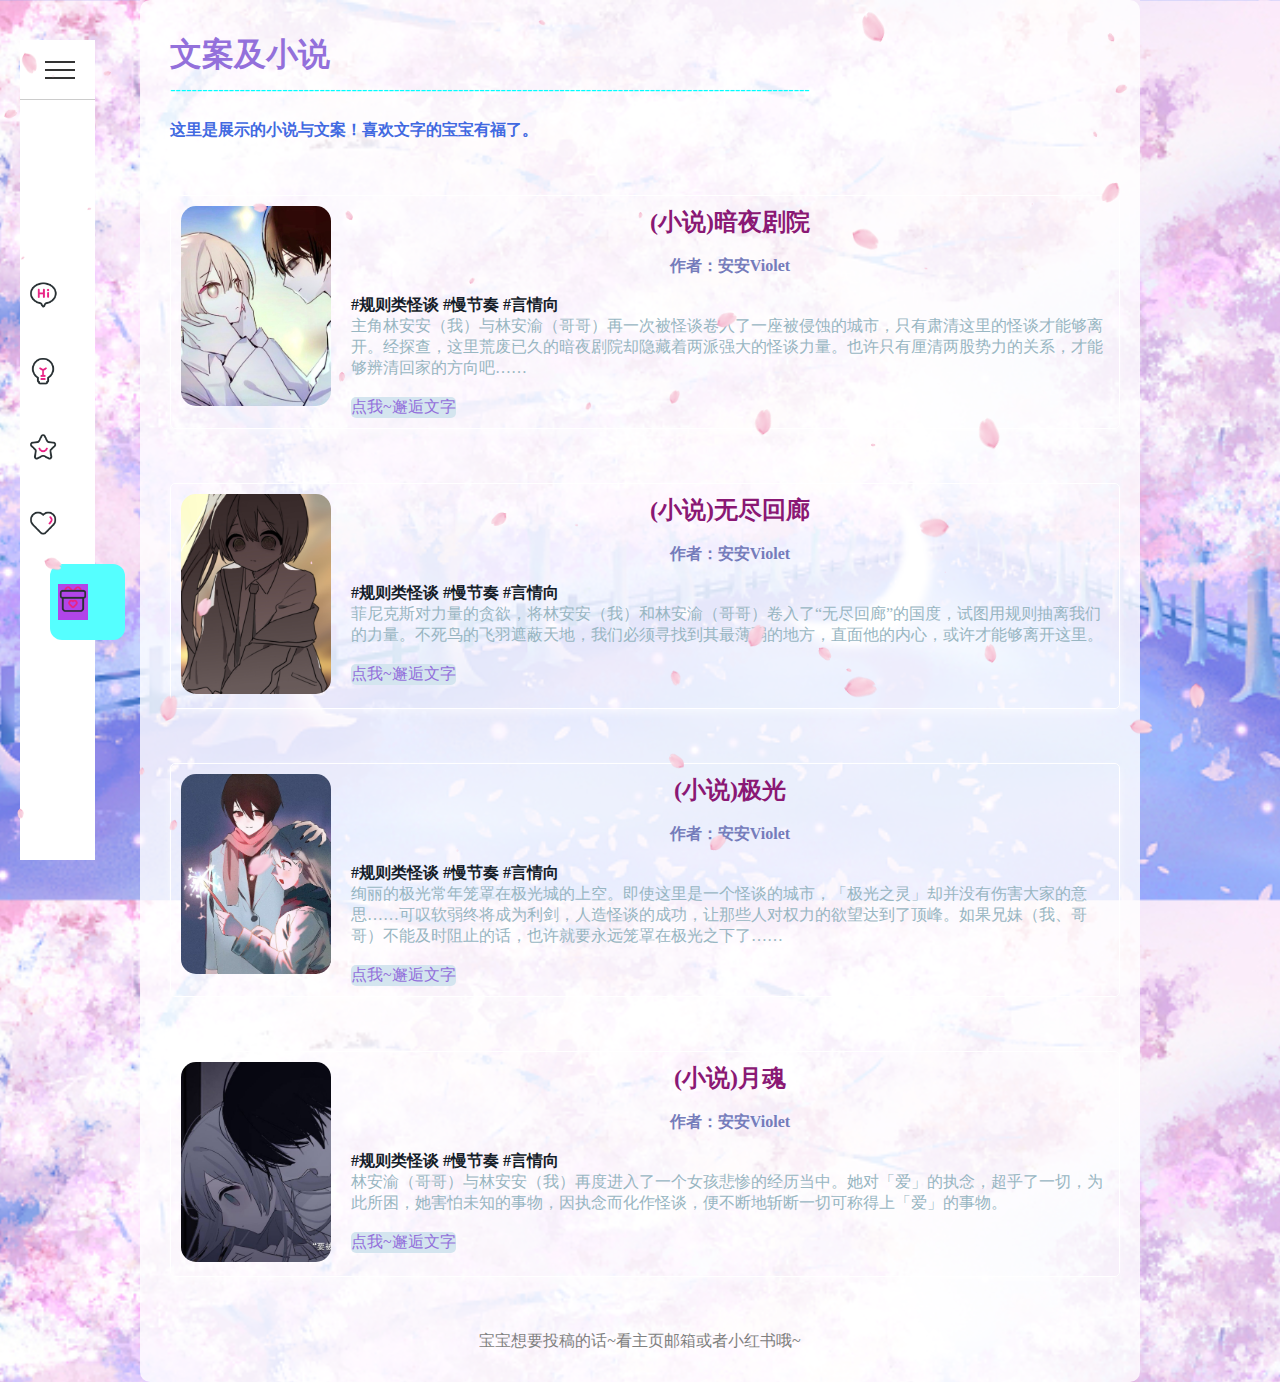
<file: passage.html>
<!DOCTYPE html>
<html>
	<head>
		<style>  
		        table {  
		            border-collapse: collapse;  
		        }  
		        td {  
		            vertical-align: top; /* 确保图片和文字顶部对齐 */  
		        }  
				.download-btn {
				    display: inline-block;    
				    color: mediumpurple;  
					background-color: #d4e5ef;
				    text-decoration: none;  
				    border-radius: 5px;  
				}  
				 
				.download-btn:hover {  
				    background-color: #98b6c2;  
				}  
				.rounded-image{
					 border-radius: 15px;
				}
				td.text-cell {  
				    padding-left: 20px; /* 根据需要调整这个值 */  
				}
		    </style> 
		<meta charset="utf-8" />
		<title>文案区^v^</title>
		<link rel="stylesheet" type="text/css" href="http://at.alicdn.com/t/c/font_4691523_d577x64q4xq.css">
		<link rel="stylesheet" href="./general.css"> 
		<link rel="stylesheet" href="./navigation.css"> 
		<link rel="stylesheet" href="./Toggle.css"> 
		<link rel="stylesheet" href="./Toggleup.css"> 
		<link rel="stylesheet" href="./backgrounds.css">
		<link rel="stylesheet" href="./passagebox.css">
		<script>
		function displayTime() {//time function
		  var now = new Date();
		  var hours = now.getHours().toString().padStart(2, '0');
		  var minutes = now.getMinutes().toString().padStart(2, '0');
		  var seconds = now.getSeconds().toString().padStart(2, '0');
		  document.getElementById('time').textContent = hours + ':' + minutes + ':' + seconds;
		}
		window.onload = function() {
		  // Update the time every second
		  setInterval(displayTime, 1000);
		};
		</script>
	</head>
	<body>
		<div class="navigation">
			<div class="menuToggle"></div>
			<ul>
				<li class="list">
					<a href="index.html" style="--clr:#f4866a;">
						<span class="icon">
							<i><img src="./打招呼.png" width="30" alt="首页" /></i>
						</span>
						<span class="text">首页</span>
					</a>
				</li>
				<li class="list">
					<a href="tools.html" style="--clr:#ffa117;">
						<span class="icon">
							<i><img src="./公告.png" width="30" alt="小工具" /></i>
						</span>
						<span class="text">小工具</span>
					</a>
				</li>
				<li class="list">
					<a href="code.html" style="--clr:#0fc70f;">
						<span class="icon">
							<i><img src="./关注.png" width="30" alt="模板代码" /></i>
						</span>
						<span class="text">模板代码</span>
					</a>
				</li>
				<li class="list">
					<a href="ilovelinanyu.html" style="--clr:#2196f3;">
						<span class="icon">
							<i><img src="./喜欢.png" width="30" alt="关于哥哥" /></i>
						</span>
						<span class="text">关于哥哥</span>
					</a>
				</li>
				<li class="list active">
					<a href="passage.html" style="--clr:#b145e9;">
						<span class="icon">
							<i><img src="./礼物.png" width="30" alt="文案" /></i>
						</span>
						<span class="text">文案</span>
					</a>
				</li>
			</ul>
		</div>
		<script src="./active.js"></script>
		<script src="./changeactive.js"></script>
		<div class="container">
		    <div class="sidebar"></div>  
		    <div class="content">  
		        <!-- 主页内容 -->  
				<h1 style="line-height: 1.5; color:mediumpurple">文案及小说</h1>
				<p style="line-height: 1.5; color:aqua">------------------------------------------------------------------------------------------------------------------------</p>
				<br>
				<h4 style="color: royalblue">这里是展示的小说与文案！喜欢文字的宝宝有福了。</h4>
				<br><br><br>
				<div class="shadow-box">
					<table>  
					        <tr>  
					            <td><img src="./novel1.png" class="rounded-image" style="width: 150px; height: auto;"></td>  
					            <td class="text-cell">  
					                <h2 style="color:#8a1874" font="华文彩云" align="center">(小说)暗夜剧院</h2><br>
									<h4 style="color: #757cbb" align="center">作者：安安Violet</h4><br>
									<h4 style="color: #151d29">#规则类怪谈 #慢节奏 #言情向</h4>
									<p style="color: #98b6c2">    主角林安安（我）与林安渝（哥哥）再一次被怪谈卷入了一座被侵蚀的城市，只有肃清这里的怪谈才能够离开。经探查，这里荒废已久的暗夜剧院却隐藏着两派强大的怪谈力量。也许只有厘清两股势力的关系，才能够辨清回家的方向吧……</p>
									<br><a href="./novel1.html" class="download-btn">点我~邂逅文字</a>
								</td>  
					        </tr>  
					    </table>  
					
					<!--这里写文本栏里面的-->
				</div><br><br><br>
				<div class="shadow-box">
					<table>  
					        <tr>  
					            <td><img src="./novel2.jpg" class="rounded-image" style="width: 150px; height: auto;"></td>  
					            <td class="text-cell">  
					                <h2 style="color:#8a1874" font="华文彩云" align="center">(小说)无尽回廊</h2><br>
									<h4 style="color: #757cbb" align="center">作者：安安Violet</h4><br>
									<h4 style="color: #151d29">#规则类怪谈 #慢节奏 #言情向</h4>
									<p style="color: #98b6c2">    菲尼克斯对力量的贪欲，将林安安（我）和林安渝（哥哥）卷入了“无尽回廊”的国度，试图用规则抽离我们的力量。不死鸟的飞羽遮蔽天地，我们必须寻找到其最薄弱的地方，直面他的内心，或许才能够离开这里。</p>
									<br><a href="./novel2.html" class="download-btn">点我~邂逅文字</a>
								</td>  
					        </tr>  
					    </table>  
					
					<!--这里写文本栏里面的-->
				</div><br><br><br>
				<div class="shadow-box">
					<table>  
					        <tr>  
					            <td><img src="./novel3.jpg" class="rounded-image" style="width: 150px; height: auto;"></td>  
					            <td class="text-cell">  
					                <h2 style="color:#8a1874" font="华文彩云" align="center">(小说)极光</h2><br>
									<h4 style="color: #757cbb" align="center">作者：安安Violet</h4><br>
									<h4 style="color: #151d29">#规则类怪谈 #慢节奏 #言情向</h4>
									<p style="color: #98b6c2">    绚丽的极光常年笼罩在极光城的上空。即使这里是一个怪谈的城市，「极光之灵」却并没有伤害大家的意思……可叹软弱终将成为利剑，人造怪谈的成功，让那些人对权力的欲望达到了顶峰。如果兄妹（我、哥哥）不能及时阻止的话，也许就要永远笼罩在极光之下了……</p>
									<br><a href="./novel3.html" class="download-btn">点我~邂逅文字</a>
								</td>  
					        </tr>  
					    </table>  
					
					<!--这里写文本栏里面的-->
				</div><br><br><br>
				<div class="shadow-box">
					<table>  
					        <tr>  
					            <td><img src="./novel4.jpg" class="rounded-image" style="width: 150px; height: auto;"></td>  
					            <td class="text-cell">  
					                <h2 style="color:#8a1874" font="华文彩云" align="center">(小说)月魂</h2><br>
									<h4 style="color: #757cbb" align="center">作者：安安Violet</h4><br>
									<h4 style="color: #151d29">#规则类怪谈 #慢节奏 #言情向</h4>
									<p style="color: #98b6c2">    林安渝（哥哥）与林安安（我）再度进入了一个女孩悲惨的经历当中。她对「爱」的执念，超乎了一切，为此所困，她害怕未知的事物，因执念而化作怪谈，便不断地斩断一切可称得上「爱」的事物。</p>
								<br>	<a href="./novel4.html" class="download-btn">点我~邂逅文字</a>
								</td>  
					        </tr>  
					    </table>  
					
					<!--这里写文本栏里面的-->
				</div>
				<br><br><br>
			<p style="color: gray" align="center">宝宝想要投稿的话~看主页邮箱或者小红书哦~</p>
			<script type="text/javascript">
			         ! function (e, t, a) {
			            function r() {
			                for (var e = 0; e < s.length; e++) s[e].alpha <= 0 ? (t.body.removeChild(s[e].el), s.splice(e, 1)) : (s[
			                        e].y--, s[e].scale += .004, s[e].alpha -= .013, s[e].el.style.cssText = "left:" + s[e].x +
			                    "px;top:" + s[e].y + "px;opacity:" + s[e].alpha + ";transform:scale(" + s[e].scale + "," + s[e]
			                    .scale + ") rotate(45deg);background:" + s[e].color + ";z-index:99999");
			                requestAnimationFrame(r)
			            }
			
			            function n() {
			                var t = "function" == typeof e.onclick && e.onclick;
			                e.onclick = function (e) {
			                    t && t(), o(e)
			                }
			            }
			
			            function o(e) {
			                var a = t.createElement("div");
			                a.className = "heart", s.push({
			                    el: a,
			                    x: e.clientX - 5,
			                    y: e.clientY - 5,
			                    scale: 1,
			                    alpha: 1,
			                    color: c()
			                }), t.body.appendChild(a)
			            }
			
			            function i(e) {
			                var a = t.createElement("style");
			                a.type = "text/css";
			                try {
			                    a.appendChild(t.createTextNode(e))
			                } catch (t) {
			                    a.styleSheet.cssText = e
			                }
			                t.getElementsByTagName("head")[0].appendChild(a)
			            }
			
			            function c() {
			                return "rgb(" + ~~(255 * Math.random()) + "," + ~~(255 * Math.random()) + "," + ~~(255 * Math
			                    .random()) + ")"
			            }
			            var s = [];
			            e.requestAnimationFrame = e.requestAnimationFrame || e.webkitRequestAnimationFrame || e
			                .mozRequestAnimationFrame || e.oRequestAnimationFrame || e.msRequestAnimationFrame || function (e) {
			                    setTimeout(e, 1e3 / 60)
			                }, i(
			                    ".heart{width: 10px;height: 10px;position: fixed;background: #f00;transform: rotate(45deg);-webkit-transform: rotate(45deg);-moz-transform: rotate(45deg);}.heart:after,.heart:before{content: '';width: inherit;height: inherit;background: inherit;border-radius: 50%;-webkit-border-radius: 50%;-moz-border-radius: 50%;position: fixed;}.heart:after{top: -5px;}.heart:before{left: -5px;}"
			                ), n(), r()
			        }(window, document);
					
					(function fairyDustCursor() {
			
			    var possibleColors = ["#D61C59", "#E7D84B", "#1B8798"]
			    var width = window.innerWidth;
			    var height = window.innerHeight;
			    var cursor = { x: width / 2, y: width / 2 };
			    var particles = [];
			
			    function init() {
			        bindEvents();
			        loop();
			    }
			
			    // Bind events that are needed
			    function bindEvents() {
			        document.addEventListener('mousemove', onMouseMove);
			        window.addEventListener('resize', onWindowResize);
			    }
			
			    function onWindowResize(e) {
			        width = window.innerWidth;
			        height = window.innerHeight;
			    }
			
			    function onMouseMove(e) {
			        cursor.x = e.clientX;
			        cursor.y = e.clientY;
			
			        addParticle(cursor.x, cursor.y, possibleColors[Math.floor(Math.random() * possibleColors.length)]);
			    }
			
			    function addParticle(x, y, color) {
			        var particle = new Particle();
			        particle.init(x, y, color);
			        particles.push(particle);
			    }
			
			    function updateParticles() {
			
			        // Updated
			        for (var i = 0; i < particles.length; i++) {
			            particles[i].update();
			        }
			
			        // Remove dead particles
			        for (var i = particles.length - 1; i >= 0; i--) {
			            if (particles[i].lifeSpan < 0) {
			                particles[i].die();
			                particles.splice(i, 1);
			            }
			        }
			
			    }
			
			    function loop() {
			        requestAnimationFrame(loop);
			        updateParticles();
			    }
			
			    /**
			     * Particles
			     */
			
			    function Particle() {
			
			        this.character = "*";
			        this.lifeSpan = 120; //ms
			        this.initialStyles = {
			            "position": "fixed",
			            "display": "inline-block",
			            "top": "0px",
			            "left": "0px",
			            "pointerEvents": "none",
			            "touch-action": "none",
			            "z-index": "10000000",
			            "fontSize": "25px",
			            "will-change": "transform"
			        };
			
			        // Init, and set properties
			        this.init = function (x, y, color) {
			
			            this.velocity = {
			                x: (Math.random() < 0.5 ? -1 : 1) * (Math.random() / 2),
			                y: 1
			            };
			
			            this.position = { x: x + 10, y: y + 10 };
			            this.initialStyles.color = color;
			
			            this.element = document.createElement('span');
			            this.element.innerHTML = this.character;
			            applyProperties(this.element, this.initialStyles);
			            this.update();
			
			            document.querySelector('.js-cursor-container').appendChild(this.element);
			        };
			
			        this.update = function () {
			            this.position.x += this.velocity.x;
			            this.position.y += this.velocity.y;
			            this.lifeSpan--;
			
			            this.element.style.transform = "translate3d(" + this.position.x + "px," + this.position.y + "px, 0) scale(" + (this.lifeSpan / 120) + ")";
			        }
			
			        this.die = function () {
			            this.element.parentNode.removeChild(this.element);
			        }
			
			    }
			
			    /**
			     * Utils
			     */
			
			    // Applies css `properties` to an element.
			    function applyProperties(target, properties) {
			        for (var key in properties) {
			            target.style[key] = properties[key];
			        }
			    }
			
			    if (!('ontouchstart' in window || navigator.msMaxTouchPoints)) init();
			})();    
			    </script>
				<script src="sakura.js"></script>
				<span class="js-cursor-container"></span>
				    <script>
				        (function fairyDustCursor() {
				
				            var possibleColors = ["#D61C59", "#E7D84B", "#1B8798"]
				            var width = window.innerWidth;
				            var height = window.innerHeight;
				            var cursor = { x: width / 2, y: width / 2 };
				            var particles = [];
				
				            function init() {
				                bindEvents();
				                loop();
				            }
				
				            // Bind events that are needed
				            function bindEvents() {
				                document.addEventListener('mousemove', onMouseMove);
				                window.addEventListener('resize', onWindowResize);
				            }
				
				            function onWindowResize(e) {
				                width = window.innerWidth;
				                height = window.innerHeight;
				            }
				
				            function onMouseMove(e) {
				                cursor.x = e.clientX;
				                cursor.y = e.clientY;
				
				                addParticle(cursor.x, cursor.y, possibleColors[Math.floor(Math.random() * possibleColors.length)]);
				            }
				
				            function addParticle(x, y, color) {
				                var particle = new Particle();
				                particle.init(x, y, color);
				                particles.push(particle);
				            }
				
				            function updateParticles() {
				
				                // Updated
				                for (var i = 0; i < particles.length; i++) {
				                    particles[i].update();
				                }
				
				                // Remove dead particles
				                for (var i = particles.length - 1; i >= 0; i--) {
				                    if (particles[i].lifeSpan < 0) {
				                        particles[i].die();
				                        particles.splice(i, 1);
				                    }
				                }
				
				            }
				
				            function loop() {
				                requestAnimationFrame(loop);
				                updateParticles();
				            }
				
				            /**
				             * Particles
				             */
				
				            function Particle() {
				
				                this.character = "✧";
				                this.lifeSpan = 120; //ms
				                this.initialStyles = {
				                    "position": "fixed",
				                    "display": "inline-block",
				                    "top": "0px",
				                    "left": "0px",
				                    "pointerEvents": "none",
				                    "touch-action": "none",
				                    "z-index": "10000000",
				                    "fontSize": "25px",
				                    "will-change": "transform"
				                };
				
				                // Init, and set properties
				                this.init = function (x, y, color) {
				
				                    this.velocity = {
				                        x: (Math.random() < 0.5 ? -1 : 1) * (Math.random() / 2),
				                        y: 1
				                    };
				
				                    this.position = { x: x + 10, y: y + 10 };
				                    this.initialStyles.color = color;
				
				                    this.element = document.createElement('span');
				                    this.element.innerHTML = this.character;
				                    applyProperties(this.element, this.initialStyles);
				                    this.update();
				
				                    document.querySelector('.js-cursor-container').appendChild(this.element);
				                };
				
				                this.update = function () {
				                    this.position.x += this.velocity.x;
				                    this.position.y += this.velocity.y;
				                    this.lifeSpan--;
				
				                    this.element.style.transform = "translate3d(" + this.position.x + "px," + this.position.y + "px, 0) scale(" + (this.lifeSpan / 120) + ")";
				                }
				
				                this.die = function () {
				                    this.element.parentNode.removeChild(this.element);
				                }
				
				            }
				
				            /**
				             * Utils
				             */
				
				            // Applies css `properties` to an element.
				            function applyProperties(target, properties) {
				                for (var key in properties) {
				                    target.style[key] = properties[key];
				                }
				            }
				
				            if (!('ontouchstart' in window || navigator.msMaxTouchPoints)) init();
				        })();    
				    </script>
		    </div>  
		</div> 
	</body>
</html>
<!--首页 小工具 模板代码 关于哥哥 友情界面-->
</file>
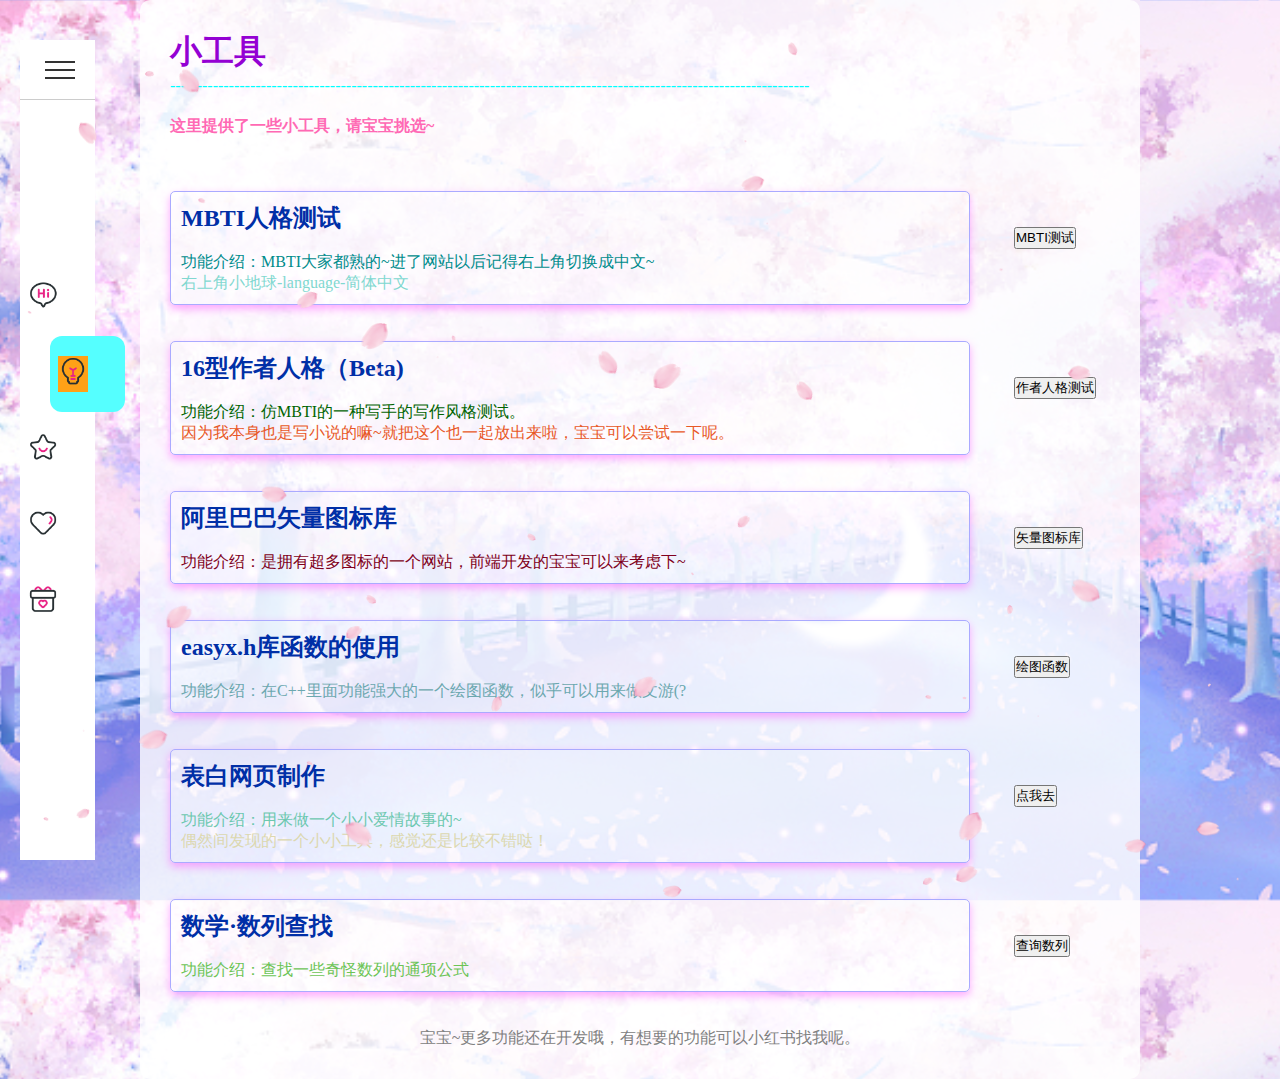
<file: tools.html>
<!DOCTYPE html>
<html>
	<head>
		<style>
		  
		  canvas {
		    display: block;
		  }
		  </style>
		<meta charset="utf-8" />
		<title>安安的小工具</title>
		<link rel="stylesheet" type="text/css" href="http://at.alicdn.com/t/c/font_4691523_d577x64q4xq.css">
		<link rel="stylesheet" href="./general.css"> 
		<link rel="stylesheet" href="./navigation.css"> 
		<link rel="stylesheet" href="./Toggle.css"> 
		<link rel="stylesheet" href="./Toggleup.css"> 
		<link rel="stylesheet" href="./backgrounds.css">
		<link rel="stylesheet" href="./toolbox.css">
		<script>
		function displayTime() {//time function
		  var now = new Date();
		  var hours = now.getHours().toString().padStart(2, '0');
		  var minutes = now.getMinutes().toString().padStart(2, '0');
		  var seconds = now.getSeconds().toString().padStart(2, '0');
		  document.getElementById('time').textContent = hours + ':' + minutes + ':' + seconds;
		}
		window.onload = function() {
		  // Update the time every second
		  setInterval(displayTime, 1000);
		};
		</script>
		<style>
		.right-align {
		  text-align: right;
		}
		</style>
	</head>
	<body>
		<div class="navigation">
			<div class="menuToggle"></div>
			<ul>
				<li class="list">
					<a href="index.html" style="--clr:#f4866a;">
						<span class="icon">
							<i><img src="./打招呼.png" width="30" alt="首页" /></i>
						</span>
						<span class="text">首页</span>
					</a>
				</li>
				<li class="list active">
					<a href="tools.html" style="--clr:#ffa117;">
						<span class="icon">
							<i><img src="./公告.png" width="30" alt="小工具" /></i>
						</span>
						<span class="text">小工具</span>
					</a>
				</li>
				<li class="list">
					<a href="code.html" style="--clr:#0fc70f;">
						<span class="icon">
							<i><img src="./关注.png" width="30" alt="模板代码" /></i>
						</span>
						<span class="text">模板代码</span>
					</a>
				</li>
				<li class="list">
					<a href="ilovelinanyu.html" style="--clr:#2196f3;">
						<span class="icon">
							<i><img src="./喜欢.png" width="30" alt="关于哥哥" /></i>
						</span>
						<span class="text">关于哥哥</span>
					</a>
				</li>
				<li class="list">
					<a href="passage.html" style="--clr:#b145e9;">
						<span class="icon">
							<i><img src="./礼物.png" width="30" alt="文案" /></i>
						</span>
						<span class="text">文案</span>
					</a>
				</li>
			</ul>
		</div>
		<script src="./active.js"></script>
		<script src="./changeactive.js"></script>
		<div class="container">
		    <div class="sidebar"></div>  
		    <div class="content">  
		        <!-- 主页内容 -->  
				<h1 style="color: darkviolet">小工具</h1>
				<p style="line-height: 1.5; color:aqua">------------------------------------------------------------------------------------------------------------------------</p>
		        <br>
				<h4 style="color:hotpink">这里提供了一些小工具，请宝宝挑选~</h4>
				<br><br><br>
				<div class="shadow-text-box">
					<h2 style="color:#002fa7" font="华文彩云">MBTI人格测试</h2><br>
					<p style="color: #008c8c">功能介绍：MBTI大家都熟的~进了网站以后记得右上角切换成中文~</p>
					<p style="color: #81d8d0">右上角小地球-language-简体中文</p>
					<!--这里写文本栏里面的-->
				</div>
				<div class="toolright">
					<br><br>
					<button onclick="window.open('https://www.16personalities.com/', '_blank');">MBTI测试</button>
				</div>
				<br><br><br>
				<div class="shadow-text-box">
					<h2 style="color:#002fa7 ; font=华文彩云">16型作者人格（Beta)</h2><br>
					<p style="color: darkgreen">功能介绍：仿MBTI的一种写手的写作风格测试。</p>
					<p style="color: #e85827">因为我本身也是写小说的嘛~就把这个也一起放出来啦，宝宝可以尝试一下呢。</p>
				</div>
				<div class="toolright">
					<br><br>
					<button onclick="window.open('https://act.linovel.net/persona2018/#/index','_blank');">作者人格测试</button>
				</div>
				<br><br><br>
				<div class="shadow-text-box">
					<h2 style="color:#002fa7 ">阿里巴巴矢量图标库</h2><br>
					<p style="color: #800020">功能介绍：是拥有超多图标的一个网站，前端开发的宝宝可以来考虑下~</p>
				</div>
				<div class="toolright">
					<br><br>
					<button onclick="window.open('https://www.iconfont.cn/?spm=a313x.manage_type_myprojects.i3.2.1ce03a81jxFB6r','_blank');">矢量图标库</button>
				</div>
				<br><br><br>
				<div class="shadow-text-box">
					<h2 style="color:#002fa7 ">easyx.h库函数的使用</h2><br>
					<p style="color: #6ca8af">功能介绍：在C++里面功能强大的一个绘图函数，似乎可以用来做文游(?</p>
				</div>
				<div class="toolright">
					<br><br>
					<button onclick="window.open('https://docs.easyx.cn/zh-cn/intro','_blank');">绘图函数</button>
				</div>
				<br><br><br>
				<div class="shadow-text-box">
					<h2 style="color:#002fa7 ">表白网页制作</h2><br>
					<p style="color: #6cc8af">功能介绍：用来做一个小小爱情故事的~</p>
					<p style="color: #dcd8af">偶然间发现的一个小小工具，感觉还是比较不错哒！</p>
				</div>
				<div class="toolright">
					<br><br>
					<button onclick="window.open('http://love.itzyr.com/index.php#/section-1/page-1','_blank');">点我去</button>
				</div>
				<br><br><br>
				<div class="shadow-text-box">
					<h2 style="color:#002fa7 ">数学·数列查找</h2><br>
					<p style="color: #6cc456">功能介绍：查找一些奇怪数列的通项公式</p>
				</div>
				<div class="toolright">
					<br><br>
					<button onclick="window.open('https://oeis.org/','_blank');">查询数列</button>
				</div>
				<br><br><br>
			<p style="color: gray" align="center">宝宝~更多功能还在开发哦，有想要的功能可以小红书找我呢。</p>
		    </div>  
			
		</div> 
		<script type="text/javascript">
		         ! function (e, t, a) {
		            function r() {
		                for (var e = 0; e < s.length; e++) s[e].alpha <= 0 ? (t.body.removeChild(s[e].el), s.splice(e, 1)) : (s[
		                        e].y--, s[e].scale += .004, s[e].alpha -= .013, s[e].el.style.cssText = "left:" + s[e].x +
		                    "px;top:" + s[e].y + "px;opacity:" + s[e].alpha + ";transform:scale(" + s[e].scale + "," + s[e]
		                    .scale + ") rotate(45deg);background:" + s[e].color + ";z-index:99999");
		                requestAnimationFrame(r)
		            }
		
		            function n() {
		                var t = "function" == typeof e.onclick && e.onclick;
		                e.onclick = function (e) {
		                    t && t(), o(e)
		                }
		            }
		
		            function o(e) {
		                var a = t.createElement("div");
		                a.className = "heart", s.push({
		                    el: a,
		                    x: e.clientX - 5,
		                    y: e.clientY - 5,
		                    scale: 1,
		                    alpha: 1,
		                    color: c()
		                }), t.body.appendChild(a)
		            }
		
		            function i(e) {
		                var a = t.createElement("style");
		                a.type = "text/css";
		                try {
		                    a.appendChild(t.createTextNode(e))
		                } catch (t) {
		                    a.styleSheet.cssText = e
		                }
		                t.getElementsByTagName("head")[0].appendChild(a)
		            }
		
		            function c() {
		                return "rgb(" + ~~(255 * Math.random()) + "," + ~~(255 * Math.random()) + "," + ~~(255 * Math
		                    .random()) + ")"
		            }
		            var s = [];
		            e.requestAnimationFrame = e.requestAnimationFrame || e.webkitRequestAnimationFrame || e
		                .mozRequestAnimationFrame || e.oRequestAnimationFrame || e.msRequestAnimationFrame || function (e) {
		                    setTimeout(e, 1e3 / 60)
		                }, i(
		                    ".heart{width: 10px;height: 10px;position: fixed;background: #f00;transform: rotate(45deg);-webkit-transform: rotate(45deg);-moz-transform: rotate(45deg);}.heart:after,.heart:before{content: '';width: inherit;height: inherit;background: inherit;border-radius: 50%;-webkit-border-radius: 50%;-moz-border-radius: 50%;position: fixed;}.heart:after{top: -5px;}.heart:before{left: -5px;}"
		                ), n(), r()
		        }(window, document);
				
				(function fairyDustCursor() {
		
		    var possibleColors = ["#D61C59", "#E7D84B", "#1B8798"]
		    var width = window.innerWidth;
		    var height = window.innerHeight;
		    var cursor = { x: width / 2, y: width / 2 };
		    var particles = [];
		
		    function init() {
		        bindEvents();
		        loop();
		    }
		
		    // Bind events that are needed
		    function bindEvents() {
		        document.addEventListener('mousemove', onMouseMove);
		        window.addEventListener('resize', onWindowResize);
		    }
		
		    function onWindowResize(e) {
		        width = window.innerWidth;
		        height = window.innerHeight;
		    }
		
		    function onMouseMove(e) {
		        cursor.x = e.clientX;
		        cursor.y = e.clientY;
		
		        addParticle(cursor.x, cursor.y, possibleColors[Math.floor(Math.random() * possibleColors.length)]);
		    }
		
		    function addParticle(x, y, color) {
		        var particle = new Particle();
		        particle.init(x, y, color);
		        particles.push(particle);
		    }
		
		    function updateParticles() {
		
		        // Updated
		        for (var i = 0; i < particles.length; i++) {
		            particles[i].update();
		        }
		
		        // Remove dead particles
		        for (var i = particles.length - 1; i >= 0; i--) {
		            if (particles[i].lifeSpan < 0) {
		                particles[i].die();
		                particles.splice(i, 1);
		            }
		        }
		
		    }
		
		    function loop() {
		        requestAnimationFrame(loop);
		        updateParticles();
		    }
		
		    /**
		     * Particles
		     */
		
		    function Particle() {
		
		        this.character = "*";
		        this.lifeSpan = 120; //ms
		        this.initialStyles = {
		            "position": "fixed",
		            "display": "inline-block",
		            "top": "0px",
		            "left": "0px",
		            "pointerEvents": "none",
		            "touch-action": "none",
		            "z-index": "10000000",
		            "fontSize": "25px",
		            "will-change": "transform"
		        };
		
		        // Init, and set properties
		        this.init = function (x, y, color) {
		
		            this.velocity = {
		                x: (Math.random() < 0.5 ? -1 : 1) * (Math.random() / 2),
		                y: 1
		            };
		
		            this.position = { x: x + 10, y: y + 10 };
		            this.initialStyles.color = color;
		
		            this.element = document.createElement('span');
		            this.element.innerHTML = this.character;
		            applyProperties(this.element, this.initialStyles);
		            this.update();
		
		            document.querySelector('.js-cursor-container').appendChild(this.element);
		        };
		
		        this.update = function () {
		            this.position.x += this.velocity.x;
		            this.position.y += this.velocity.y;
		            this.lifeSpan--;
		
		            this.element.style.transform = "translate3d(" + this.position.x + "px," + this.position.y + "px, 0) scale(" + (this.lifeSpan / 120) + ")";
		        }
		
		        this.die = function () {
		            this.element.parentNode.removeChild(this.element);
		        }
		
		    }
		
		    /**
		     * Utils
		     */
		
		    // Applies css `properties` to an element.
		    function applyProperties(target, properties) {
		        for (var key in properties) {
		            target.style[key] = properties[key];
		        }
		    }
		
		    if (!('ontouchstart' in window || navigator.msMaxTouchPoints)) init();
		})();    
		    </script>
			<script src="sakura.js"></script>
			<span class="js-cursor-container"></span>
			    <script>
			        (function fairyDustCursor() {
			
			            var possibleColors = ["#D61C59", "#E7D84B", "#1B8798"]
			            var width = window.innerWidth;
			            var height = window.innerHeight;
			            var cursor = { x: width / 2, y: width / 2 };
			            var particles = [];
			
			            function init() {
			                bindEvents();
			                loop();
			            }
			
			            // Bind events that are needed
			            function bindEvents() {
			                document.addEventListener('mousemove', onMouseMove);
			                window.addEventListener('resize', onWindowResize);
			            }
			
			            function onWindowResize(e) {
			                width = window.innerWidth;
			                height = window.innerHeight;
			            }
			
			            function onMouseMove(e) {
			                cursor.x = e.clientX;
			                cursor.y = e.clientY;
			
			                addParticle(cursor.x, cursor.y, possibleColors[Math.floor(Math.random() * possibleColors.length)]);
			            }
			
			            function addParticle(x, y, color) {
			                var particle = new Particle();
			                particle.init(x, y, color);
			                particles.push(particle);
			            }
			
			            function updateParticles() {
			
			                // Updated
			                for (var i = 0; i < particles.length; i++) {
			                    particles[i].update();
			                }
			
			                // Remove dead particles
			                for (var i = particles.length - 1; i >= 0; i--) {
			                    if (particles[i].lifeSpan < 0) {
			                        particles[i].die();
			                        particles.splice(i, 1);
			                    }
			                }
			
			            }
			
			            function loop() {
			                requestAnimationFrame(loop);
			                updateParticles();
			            }
			
			            /**
			             * Particles
			             */
			
			            function Particle() {
			
			                this.character = "✧";
			                this.lifeSpan = 120; //ms
			                this.initialStyles = {
			                    "position": "fixed",
			                    "display": "inline-block",
			                    "top": "0px",
			                    "left": "0px",
			                    "pointerEvents": "none",
			                    "touch-action": "none",
			                    "z-index": "10000000",
			                    "fontSize": "25px",
			                    "will-change": "transform"
			                };
			
			                // Init, and set properties
			                this.init = function (x, y, color) {
			
			                    this.velocity = {
			                        x: (Math.random() < 0.5 ? -1 : 1) * (Math.random() / 2),
			                        y: 1
			                    };
			
			                    this.position = { x: x + 10, y: y + 10 };
			                    this.initialStyles.color = color;
			
			                    this.element = document.createElement('span');
			                    this.element.innerHTML = this.character;
			                    applyProperties(this.element, this.initialStyles);
			                    this.update();
			
			                    document.querySelector('.js-cursor-container').appendChild(this.element);
			                };
			
			                this.update = function () {
			                    this.position.x += this.velocity.x;
			                    this.position.y += this.velocity.y;
			                    this.lifeSpan--;
			
			                    this.element.style.transform = "translate3d(" + this.position.x + "px," + this.position.y + "px, 0) scale(" + (this.lifeSpan / 120) + ")";
			                }
			
			                this.die = function () {
			                    this.element.parentNode.removeChild(this.element);
			                }
			
			            }
			
			            /**
			             * Utils
			             */
			
			            // Applies css `properties` to an element.
			            function applyProperties(target, properties) {
			                for (var key in properties) {
			                    target.style[key] = properties[key];
			                }
			            }
			
			            if (!('ontouchstart' in window || navigator.msMaxTouchPoints)) init();
			        })();    
			    </script>
	</body>
</html>
<!--首页 小工具 模板代码 关于哥哥 友情界面-->
</file>
<file: general.css>
* {  
    margin: 0;  
    padding: 0;  
    box-sizing: border-box;
}  
  
:root {  
    --bg: #55ffff; 
}  
  
body {  
    min-height: 100vh; 
    background: var(--bg); 
}
</file>
<file: navigation.css>
.navigation{
	position:fixed;
	inset:40px 0 40px 20px;
	background:#fff;
	width:75px;
	display:flex;
	flex-wrap:wrap;
	justify-content:center;
	align-content:center;
	transition:0.5s;
}

.navigation.active{
	width:250px;
}
</file>
<file: Toggle.css>
.menuToggle{
	position:absolute;
	top:0;
	left:0;
	width:100%;
	height:60px;
	padding:0 25px;
	border-bottom:1px solid rgba(0,0,0,.2);
	display:flex;
	justify-content:flex-start;
	align-items:center;
	cursor:pointer;
}

.menuToggle::before{
	content:'';
	position:absolute;
	width:30px;
	height:2px;
	background:#333;
	transform:translateY(-8px);
	transition:.5s;
}

.navigation.active .menuToggle::before{
	transform: translateY(0) rotate(45deg);
}

.menuToggle::after{
	content:'';
	position:absolute;
	width:30px;
	height:2px;
	background:#333;
	transform:translateY(8px);
	box-shadow:0 -8px 0 #333;
	transition:.5s;
}

.navigation.active .menuToggle::after{
	transform:translateY(0) rotate(-45deg);
	box-shadow:0 0 0 #333;
}
</file>
<file: Toggleup.css>
.navigation ul{
	display:flex;
	flex-direction:column;
	width:100%;
}

.navigation ul li{
	list-style:none;
	position:relative;
	width:100%;
	height:76px;
	border-radius:12px;
	border:8px solid transparent;
	transition:.5s;
}

.navigation ul li.active{
	transform:translateX(30px);
	background:var(--bg);
}

.navigation ul li::before{
	content:'';
	position:absolute;
	top:-28px;
	right:-10px;
	width:20px;
	height:20px;
	background:transparent;
	border-bottom-right-radius:0px;
	transform:scale(0);
	transform-origin:bottom right;
	transition:.5s;
}

.navigation ul li.active::before{
	right:22px;
	transform:scale(1);
}

.navigation ul li::after{
	content:'';
	position:absolute;
	bottom:-28px;
	right:-10px;
	width:20px;
	background:transparent;
	border-top-right-radius:bottom right;
	transition:.5s;
}

.navigation ul li.active::after{
	right:22px;
	transform:scale(1);
}

.navigation ul li a{
	position:relative;
	display:flex;
	justify-content:flex-start;
	align-items:center;
	width:100%;
	text-align:center;
	text-decoration:none;
	z-index:1000;
}

.navigation ul li a.icon{
	position:relative;
	display:flex;
	justify-content:center;
	min-width:60px;
	height:60px;
	border-radius:10px;
	font-size:1.75em;
	line-height:60px;
	border:6px solid transparent;
	transition:.5s;
}

.navigation ul li a .icon i{
	font-size:24px;
}

.navigation ul li.active a .icon{
	color:#fff;
	background:var(--clr);
}

.navigation ul li a .icon::before{
	content:'';
	position:absolute;
	top:12px;
	left:0;
	width:100%;
	height:100%;
	background:var(--clr);
	filter:blur(8px);
	opacity:0;
	transition:0.5s;
}

.navigation ul li.active a icon::before{
	opacity:.5;
}

navigation ul li a .icon::after{
	content:'';
	position:absolute;
	top:10px;
	left:-62px;
	width:15px;
	height:15px;
	background:var(--clr);
	border:8px solid var(--bg);
	border-radius:50%;
}

.navigation ul li a .text{
	position:relative;
	padding:0 15px;
	color:#ffaaff;
	display:flex;
	align-items:center;
	height:60px;
	opacity:0;
	visibility:hidden;
	transition:.5s;
}

.navigation.active ul li a .text{
	visibility:visible;
	opacity:1;
}

.navigation ul li.active a .text{
	color:#fff;
}
</file>
<file: backgrounds.css>
body, html {  
    height: 100%;  
    margin: 0;  
    padding: 0;  
    /* 假设这是你的背景图片 */  
    background-image: url('./background.jpg');  
    background-size: cover;  
    background-position: center;  
    display: flex;  
    justify-content: center; /* 水平居中，但注意这可能会影响到整个页面的布局 */  
    align-items: flex-start; /* 如果你想让内容从页面顶部开始 */  
}  
  
.container {  
    /* 这里通常不需要特别的样式，除非你想对.content进行额外的定位或布局控制 */  
    /* 但如果你想要.container有特定的宽度和居中显示，可以添加以下样式 */  
    width: 100%; /* 或者一个固定的宽度，比如80% */  
    max-width: 10000px; /* 可选，限制最大宽度 */  
    margin: 0 auto; /* 水平居中 */  
    /* 如果需要垂直居中（且.container不是flex容器），则需要额外的CSS */  
}  
  
.content {  
    /* 固定宽度 */  
	background-color: transparent;
	background-image: none;
    width: 1000px; /* 你可以根据需要调整这个宽度 */  
    /* 圆角矩形 */  
    border-radius: 10px; /* 圆角大小，根据需要调整 */  
    /* 透明背景，但通常你会想要一点背景色来确保文字可读性，即使是半透明的 */  
    background-color: rgba(255, 255, 255, 0.8); /* 半透明白色，或者完全透明 rgba(255, 255, 255, 0) */  
    /* 内边距，留出空位 */  
    padding: 30px; /* 上下左右都是20px */  
    /* 你可以添加margin来控制.content与.container之间的空间 */  
	
}  
  .parent-element {  
      background-color: #f0f0f0; /* 或其他颜色，但确保没有背景图片 */  
      /* 其他样式 */  
  }
/* 注意：在这个例子中，.content的透明背景允许背景图片透过它显示出来（如果设置了透明度的话）。  
   但是，由于.content有自己的背景色（即使是半透明的），它实际上会覆盖掉背景图片在其下方的部分。  
   如果你想要.content完全不遮挡背景图片，你可以将.content的背景色设置为完全透明（rgba(255, 255, 255, 0)），  
   并确保.content的边框（如果有的话）和阴影（如果有的话）也不会遮挡背景图片。  
*/
</file>
<file: box.css>
.text-box {  
    /* 设置文本框的宽度 */  
    width: 400px;  
    /* 设置背景颜色为白色 */  
    background-color: white;  
    /* 设置边框为不透明，这里假设你想要边框（如果不需要边框，可以设置为border: none;） */  
    border: 1px; /* 黑色边框，可以根据需要更改颜色或移除 */  
    /* 设置边框圆角 */  
    border-radius: 10px; /* 圆角大小可以根据需要调整 */  
    /* 设置文本对齐方式 */  
    text-align: center;  
    /* 设置内边距，使文本不会紧贴边框 */  
    padding: 20px;  
    /* 如果需要的话，还可以设置文本框的外边距 */  
    margin: 20px; /* 上下外边距为20px，左右自动居中 */  
    /* 其他样式，如字体样式等 */  
    font-family: Arial, sans-serif;  
    color: #333; /* 文本颜色 */ 
	 box-shadow: 0 4px 8px rgba(0,0,0,0.1);  
}

.text-box, .right {  
    display: inline-block; /* 或 block，但可能需要额外的布局技巧来并排显示 */  
    vertical-align: top; /* 如果需要垂直对齐顶部 */  
}  
  
.right {  
    margin-left: 100px; /* 与文本框保持一定的间距 */  
}
</file>
<file: toolbox.css>
.shadow-text-box {  
    width: 800px; /* 文本框宽度 */  
    padding: 10px; /* 内边距 */  
    font-size: 16px; /* 字体大小 */  
    border: 1px solid #aaaaff; /* 边框颜色 */  
    border-radius: 5px; /* 边框圆角 */  
    box-shadow: 0 4px 8px rgba(255, 85, 255, 0.5); /* 白色阴影 */  
    resize: none; /* 禁止调整大小 */  
    outline: none; /* 去除聚焦时的默认轮廓 */  
}  
  
.shadow-text-box:focus {  
    /* 聚焦时的样式，可以根据需要调整 */  
    border-color: #00FF00;  
    box-shadow: 0 0 8px rgba(0, 255, 255, 0.5); /* 聚焦时可能希望改变阴影颜色 */  
}

.shadow-text-box, .toolright {  
    display: inline-block; /* 或 block，但可能需要额外的布局技巧来并排显示 */  
    vertical-align: top; /* 如果需要垂直对齐顶部 */  
}  
  
.toolright {  
    margin-left: 40px; /* 与文本框保持一定的间距 */  
}
</file>
<file: novelbox.css>
body, html {  
    height: 100%;  
    margin: 0;  
    padding: 0;  
    /* 假设这是你的背景图片 */  
    background-image: url('./background.jpg');  
    background-size: cover;  
    background-position: center;  
    display: flex;  
    justify-content: center; /* 水平居中，但注意这可能会影响到整个页面的布局 */  
    align-items: flex-start; /* 如果你想让内容从页面顶部开始 */  
}  
  
.container {  
    /* 这里通常不需要特别的样式，除非你想对.content进行额外的定位或布局控制 */  
    /* 但如果你想要.container有特定的宽度和居中显示，可以添加以下样式 */  
    width: 100%; /* 或者一个固定的宽度，比如80% */  
    max-width: 10000px; /* 可选，限制最大宽度 */  
    margin: 0 auto; /* 水平居中 */  
	box-shadow: 0 4px 8px rgba(255, 255, 255, 0.7);
    /* 如果需要垂直居中（且.container不是flex容器），则需要额外的CSS */  
}  
  
.content {  
    /* 固定宽度 */  
	background-color: transparent;
	background-image: none;
    width: 1100px; /* 你可以根据需要调整这个宽度 */  
    /* 圆角矩形 */  
    border-radius: 10px; /* 圆角大小，根据需要调整 */  
    /* 透明背景，但通常你会想要一点背景色来确保文字可读性，即使是半透明的 */  
   
	background-color: rgba(255, 255, 255, 0.8); /* 半透明白色，或者完全透明 rgba(255, 255, 255, 0) */  
    /* 内边距，留出空位 */  
    padding: 30px; /* 上下左右都是20px */  
    /* 你可以添加margin来控制.content与.container之间的空间 */  
	
}  
  .parent-element {  
      background-color: #f0f0f0; /* 或其他颜色，但确保没有背景图片 */  
      /* 其他样式 */  
  }
/* 注意：在这个例子中，.content的透明背景允许背景图片透过它显示出来（如果设置了透明度的话）。  
   但是，由于.content有自己的背景色（即使是半透明的），它实际上会覆盖掉背景图片在其下方的部分。  
   如果你想要.content完全不遮挡背景图片，你可以将.content的背景色设置为完全透明（rgba(255, 255, 255, 0)），  
   并确保.content的边框（如果有的话）和阴影（如果有的话）也不会遮挡背景图片。  
*/
</file>
<file: passagebox.css>
.shadow-box {  
    width: 950px; /* 文本框宽度 */  
    padding: 10px; /* 内边距 */  
    font-size: 16px; /* 字体大小 */  
    border: 1px solid #FFFFFF; /* 边框颜色 */  
    border-radius: 5px; /* 边框圆角 */  
    box-shadow: 0 4px 8px rgba(255, 255, 255, 0.5); /* 白色阴影 */  
    resize: none; /* 禁止调整大小 */  
    outline: none; /* 去除聚焦时的默认轮廓 */  
	position: relative; /* 或 absolute/fixed，取决于你的布局需求 */  
	left: 0px; /* 右移50像素 */  
}  
  
.shadow-box:focus {  
    /* 聚焦时的样式，可以根据需要调整 */  
    border-color: #00FF00;  
    box-shadow: 0 0 8px rgba(0, 255, 255, 0.5); /* 聚焦时可能希望改变阴影颜色 */  
}
</file>
